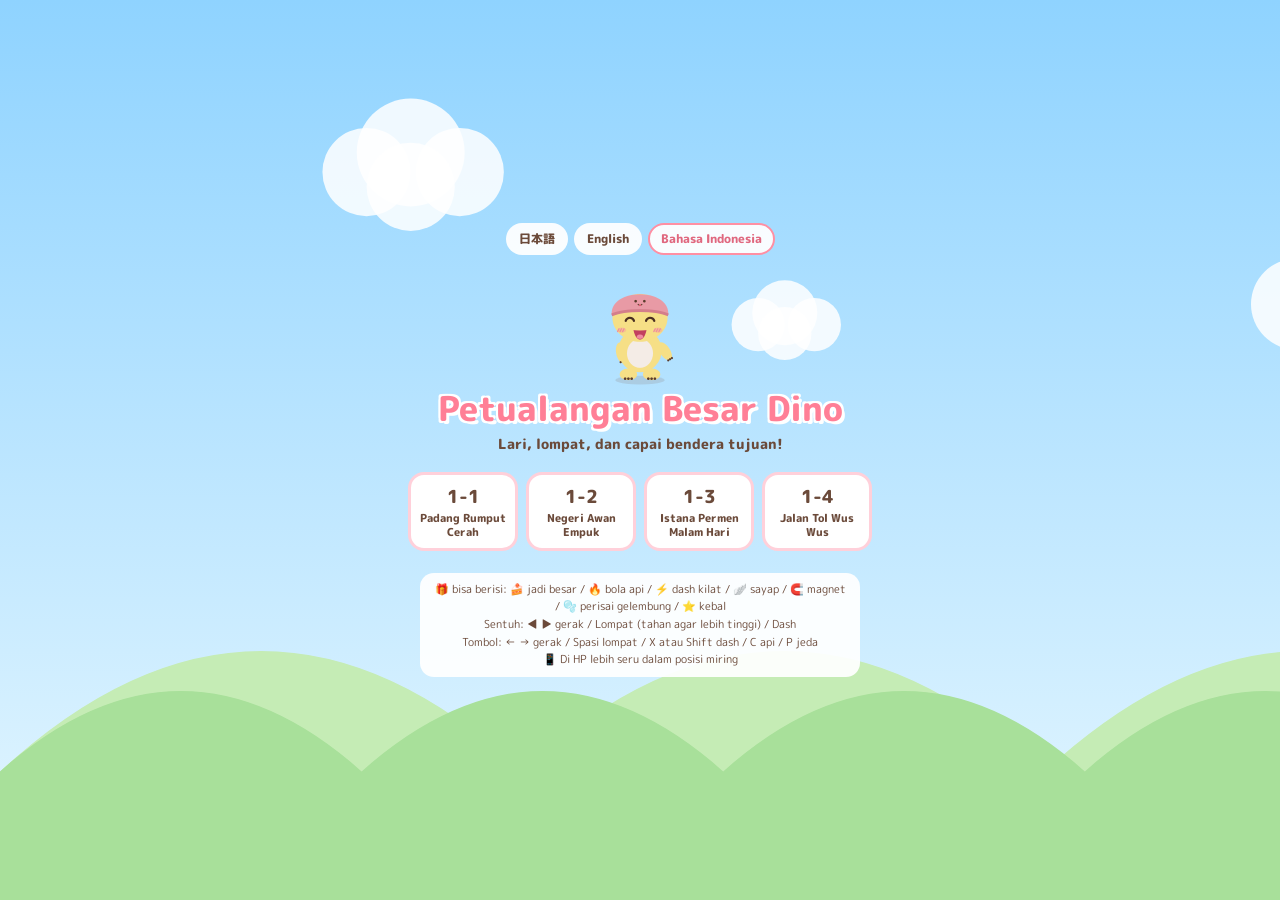
<file: dino/index.html>
<!DOCTYPE html>
<html lang="id">
<head>
<meta charset="UTF-8">
<meta name="viewport" content="width=device-width, initial-scale=1, maximum-scale=1, user-scalable=no, viewport-fit=cover">
<title>Petualangan Besar Dino</title>
<link rel="preconnect" href="https://fonts.googleapis.com">
<link href="https://fonts.googleapis.com/css2?family=M+PLUS+Rounded+1c:wght@500;800&display=swap" rel="stylesheet">
<style>
  :root {
    --ink: #6b4a3a;
    --accent: #ff8fa3;
    --accent-dark: #e0687f;
    --card: rgba(255, 255, 255, 0.93);
  }
  * { box-sizing: border-box; -webkit-tap-highlight-color: transparent; }
  html, body {
    margin: 0; height: 100%; overflow: hidden; background: #9fd8ff; color: var(--ink);
    font-family: "M PLUS Rounded 1c", "Hiragino Maru Gothic ProN", sans-serif;
    touch-action: none; user-select: none; -webkit-user-select: none;
  }
  canvas#game { position: fixed; inset: 0; width: 100%; height: 100%; display: block; }
  .hidden { display: none !important; }
  button { font-family: inherit; color: var(--ink); cursor: pointer; }

  #hud { position: fixed; left: 0; right: 0; top: 0; display: flex; justify-content: space-between; align-items: flex-start;
         padding: max(8px, env(safe-area-inset-top)) max(10px, env(safe-area-inset-right)) 0 max(10px, env(safe-area-inset-left));
         pointer-events: none; font-weight: 800; }
  .chip { background: rgba(255,255,255,.85); border-radius: 999px; padding: 4px 12px; font-size: 14px; display: inline-flex;
          align-items: center; gap: 6px; margin-right: 6px; white-space: nowrap; }
  #hudL, #hudR { display: flex; flex-wrap: wrap; gap: 6px 0; align-items: center; }
  #pauseBtn { pointer-events: auto; width: 36px; height: 36px; border-radius: 50%; border: none; background: rgba(255,255,255,.85);
              font-size: 14px; font-weight: 800; }

  #pad { position: fixed; left: 0; right: 0; bottom: 0; height: 150px; pointer-events: none;
         padding: 0 max(14px, env(safe-area-inset-right)) max(14px, env(safe-area-inset-bottom)) max(14px, env(safe-area-inset-left));
         display: flex; justify-content: space-between; align-items: flex-end; }
  #pad > * { pointer-events: auto; }
  #dpad { width: 160px; height: 84px; border-radius: 42px; background: rgba(255,255,255,.55); position: relative; touch-action: none;
          display: flex; align-items: center; justify-content: space-between; padding: 0 22px; font-size: 26px; font-weight: 800; color: rgba(107,74,58,.75); }
  #dpad.l .al, #dpad.r .ar { color: var(--accent-dark); transform: scale(1.2); }
  #acts { display: flex; gap: 12px; align-items: flex-end; }
  .pbtn { border: none; border-radius: 50%; font-weight: 800; color: #fff; touch-action: none; }
  #fireBtn { width: 66px; height: 66px; background: rgba(255,112,67,.9); font-size: 13px; box-shadow: 0 4px 0 rgba(200,70,30,.9); margin-bottom: 30px; }
  #dashBtn.bolt { background: rgba(255,210,63,.95); color: #6b4a3a; box-shadow: 0 4px 0 rgba(214,160,0,.95); }
  #dashBtn { width: 66px; height: 66px; background: rgba(249,178,58,.85); font-size: 13px; box-shadow: 0 4px 0 rgba(217,140,18,.85); margin-bottom: 30px; }
  #jumpBtn { width: 86px; height: 86px; background: rgba(255,143,163,.9); font-size: 15px; box-shadow: 0 4px 0 rgba(224,104,127,.9); }
  .pbtn.down { transform: translateY(3px); box-shadow: none !important; filter: brightness(1.05); }

  .screen { position: fixed; inset: 0; display: flex; flex-direction: column; align-items: center; justify-content: flex-start;
            text-align: center; padding: 16px; overflow: auto; }
  .screen > :first-child { margin-top: auto; }
  .screen > :last-child { margin-bottom: auto; }
  @media (max-height: 520px) {
    #heroCv { width: 76px; height: 76px; }
    h1 { font-size: 26px; }
    .sub { margin-bottom: 6px; }
    .help { margin-top: 6px; }
  }
  .dim { background: rgba(60, 40, 70, .35); }
  .card { background: var(--card); border-radius: 22px; padding: 18px 22px; max-width: 420px; width: 100%; }
  h1 { margin: 0 0 6px; font-size: 34px; font-weight: 800; color: #ff7f96; line-height: 1.15;
       text-shadow: 3px 3px 0 #fff, -2px -2px 0 #fff, 2px -2px 0 #fff, -2px 2px 0 #fff; }
  .sub { margin: 0 0 12px; font-size: 14px; font-weight: 800; }
  .langs { display: flex; gap: 6px; margin-bottom: 14px; flex-wrap: wrap; justify-content: center; }
  .langs button { font-size: 12px; font-weight: 800; background: var(--card); border: 2px solid transparent; border-radius: 999px; padding: 5px 11px; }
  .langs button.on { border-color: var(--accent); color: var(--accent-dark); }
  .big { font-size: 22px; font-weight: 800; color: #fff; background: var(--accent); border: none; border-radius: 999px;
         padding: 12px 40px; box-shadow: 0 5px 0 var(--accent-dark); margin-top: 8px; }
  .big:active { transform: translateY(4px); box-shadow: 0 1px 0 var(--accent-dark); }
  .big.small { font-size: 15px; padding: 8px 22px; }
  .big.gray { background: #b9a08f; box-shadow: 0 5px 0 #8f7767; }
  .courses { display: flex; gap: 8px; justify-content: center; margin: 6px 0 4px; flex-wrap: wrap; }
  .course { background: #fff; border: 3px solid #ffd0da; border-radius: 16px; width: 110px; padding: 8px 4px; font-weight: 800; font-size: 18px; }
  .course small { display: block; font-size: 11px; line-height: 1.25; min-height: 2.5em; margin-top: 2px; }
  .course.done { border-color: var(--accent); }
  .course:disabled { opacity: .45; }
  .help { font-size: 11px; line-height: 1.6; margin-top: 12px; background: var(--card); border-radius: 14px; padding: 8px 12px; max-width: 440px; }
  .ttl { font-size: 26px; font-weight: 800; color: #ff7f96; }
  .num { font-size: 15px; font-weight: 800; }
  #heroCv { width: 120px; height: 120px; }
  .toast { position: fixed; left: 50%; top: 56px; transform: translateX(-50%); background: rgba(107,74,58,.88); color: #fff;
           padding: 6px 14px; border-radius: 999px; font-size: 13px; font-weight: 800; white-space: nowrap; pointer-events: none; }
</style>
</head>
<body>
<canvas id="game"></canvas>

<div id="hud" class="hidden">
  <div id="hudL">
    <span class="chip" id="hudLives"></span>
    <span class="chip" id="hudBerry"></span>
    <span class="chip" id="hudCourse"></span>
    <span class="chip hidden" id="hudPower"></span>
  </div>
  <div id="hudR">
    <span class="chip" id="hudScore"></span>
    <button id="pauseBtn" aria-label="pause">II</button>
  </div>
</div>

<div id="pad" class="hidden">
  <div id="dpad"><span class="al">◀</span><span class="ar">▶</span></div>
  <div id="acts">
    <button class="pbtn hidden" id="fireBtn" data-i18n="fire"></button>
    <button class="pbtn" id="dashBtn" data-i18n="dash"></button>
    <button class="pbtn" id="jumpBtn" data-i18n="jump"></button>
  </div>
</div>
<div id="toast" class="toast hidden"></div>

<div id="title" class="screen">
  <div class="langs" id="langs">
    <button data-lang="ja">日本語</button>
    <button data-lang="en">English</button>
    <button data-lang="id">Bahasa Indonesia</button>
  </div>
  <canvas id="heroCv" width="240" height="240"></canvas>
  <h1 data-i18n="title"></h1>
  <p class="sub" data-i18n="subtitle"></p>
  <div class="courses" id="courses"></div>
  <div class="num" id="bestLine" style="margin-top:6px;"></div>
  <div class="help"><span data-i18n="items"></span><br><span data-i18n="controlsTouch"></span><br><span data-i18n="keys"></span><br><span data-i18n="tip"></span></div>
</div>

<div id="intro" class="screen dim hidden">
  <div class="card">
    <div class="num" id="introNum"></div>
    <div class="ttl" id="introName"></div>
    <div class="num" id="introLives" style="margin-top:6px;"></div>
    <div class="num hidden" id="introHint" style="margin-top:8px;color:#e0687f;"></div>
  </div>
</div>

<div id="pause" class="screen dim hidden">
  <div class="card">
    <div class="ttl" data-i18n="paused"></div>
    <button class="big" id="resumeBtn" data-i18n="resume"></button><br>
    <button class="big small gray" id="pauseTitleBtn" data-i18n="toTitle"></button>
  </div>
</div>

<div id="clear" class="screen dim hidden">
  <div class="card">
    <div class="ttl" id="clearTitle"></div>
    <div class="num" id="clearScore" style="margin:8px 0;"></div>
    <button class="big" id="nextBtn" data-i18n="next"></button><br>
    <button class="big small gray" id="clearTitleBtn" data-i18n="toTitle"></button>
  </div>
</div>

<div id="over" class="screen dim hidden">
  <div class="card">
    <div class="ttl" data-i18n="gameover"></div>
    <div class="num" id="overScore" style="margin:8px 0;"></div>
    <button class="big" id="retryBtn" data-i18n="retry"></button><br>
    <button class="big small gray" id="overTitleBtn" data-i18n="toTitle"></button>
  </div>
</div>

<script>
(() => {
  'use strict';

  const COL = {
    body: '#f6df86', bodyDark: '#e8c95e', belly: '#f4ece6',
    eyeIris: '#3f9a63', claw: '#5a3b2b', blush: '#f08aa0',
    pinkHat: '#e89aa5', pinkHatDark: '#d47e8b',
    mokoFur: '#f7e8a4', mokoHood: '#fbe36d',
    mane: '#f59a2a', maneDark: '#e07d14',
  };

  function ellipse(c, x, y, rx, ry, fill, rot = 0) {
    c.beginPath(); c.ellipse(x, y, rx, ry, rot, 0, Math.PI * 2);
    c.fillStyle = fill; c.fill();
  }

  // mood: 'normal' | 'happy' | 'ouch' | 'fever'
  function drawChar(c, type, x, y, s, t, mood = 'normal', armWave = 0) {
    c.save();
    c.translate(x, y);
    c.scale(s, s);
    const bob = Math.sin(t * 6) * 1.5;
    const furry = type === 'moko';
    const bodyCol = furry ? COL.mokoFur : COL.body;

    // 影
    ellipse(c, 0, 66, 34, 6, 'rgba(120,80,60,0.15)');

    // 足
    for (const sx of [-16, 16]) {
      ellipse(c, sx, 58, 12, 8, bodyCol);
      c.fillStyle = COL.claw;
      for (let i = -1; i <= 1; i++) { c.beginPath(); c.arc(sx + i * 4.5, 64, 1.8, 0, Math.PI * 2); c.fill(); }
    }

    c.translate(0, bob);

    // ライオンのたてがみ（後ろ）
    if (type === 'lion') {
      for (let i = 0; i < 11; i++) {
        const a = Math.PI + (i / 10) * Math.PI * 1.15 - 0.08;
        const r = 38;
        ellipse(c, Math.cos(a) * r, -22 + Math.sin(a) * r * 0.95, 16, 11, i % 2 ? COL.mane : COL.maneDark, a);
      }
      for (const sx of [-1, 1]) ellipse(c, sx * 38, -10, 12, 16, COL.maneDark, sx * 0.3);
    }

    // 腕
    const wave = Math.sin(t * 10) * 0.4 * armWave;
    for (const sx of [-1, 1]) {
      c.save();
      c.translate(sx * 28, 16);
      c.rotate(sx * (0.7 + (sx > 0 ? wave : -wave)) - (mood === 'happy' || mood === 'fever' ? sx * 0.9 : 0));
      ellipse(c, 0, 12, 7, 14, bodyCol);
      c.fillStyle = COL.claw;
      for (let i = -1; i <= 1; i++) { c.beginPath(); c.arc(i * 3, 25, 1.5, 0, Math.PI * 2); c.fill(); }
      c.restore();
    }

    // 体
    if (furry) fluffyEllipse(c, 0, 25, 30, 30, bodyCol, 14, 3);
    else ellipse(c, 0, 25, 30, 30, bodyCol);
    ellipse(c, 0, 29, 18, 20, COL.belly);
    if (furry) for (let i = 0; i < 14; i++) {
      const a = i * 2.4, r = (i % 5) * 3.5;
      ellipse(c, Math.cos(a) * r, 29 + Math.sin(a) * r * 1.1, 2.2, 2.2, '#fffaf5');
    }

    // ライオンのえり
    if (type === 'lion') {
      for (let i = 0; i < 6; i++) {
        const xx = -22 + i * 8.8;
        ellipse(c, xx, 4 + Math.abs(i - 2.5) * 1.2, 7, 7, i % 2 ? COL.mane : COL.maneDark);
      }
    }

    // 頭
    if (furry) fluffyEllipse(c, 0, -20, 38, 33, bodyCol, 22, 3.5);
    else ellipse(c, 0, -20, 38, 33, bodyCol);
    // 頭のハイライト
    ellipse(c, -14, -38, 10, 5, 'rgba(255,255,255,0.35)', -0.3);

    // ぼうし / フード
    if (type === 'pink') {
      c.beginPath();
      c.moveTo(-39, -24);
      c.bezierCurveTo(-42, -62, 42, -62, 39, -24);
      c.bezierCurveTo(20, -32, -20, -32, -39, -24);
      c.fillStyle = COL.pinkHat; c.fill();
      c.beginPath();
      c.moveTo(-39, -24); c.bezierCurveTo(-20, -32, 20, -32, 39, -24);
      c.lineWidth = 4; c.strokeStyle = COL.pinkHatDark; c.stroke();
      // ぼうしの小さなかお
      c.fillStyle = '#5a3b2b';
      c.beginPath(); c.arc(-6, -43, 1.8, 0, Math.PI * 2); c.arc(6, -43, 1.8, 0, Math.PI * 2); c.fill();
      c.beginPath(); c.moveTo(-3, -39); c.quadraticCurveTo(0, -35, 3, -39); c.lineWidth = 1.4; c.strokeStyle = '#5a3b2b'; c.stroke();
      ellipse(c, 0, -37.5, 1.6, 1.4, '#e05a70');
    } else if (type === 'moko') {
      for (let i = 0; i < 9; i++) {
        const a = Math.PI + (i / 8) * Math.PI;
        ellipse(c, Math.cos(a) * 34, -26 + Math.sin(a) * 28, 9, 8, COL.mokoHood);
      }
      // ちいさなおともだち（ねずみ風）
      ellipse(c, 0, -60, 12, 8, '#fbe9a0');
      ellipse(c, -9, -64, 5, 4, '#f3d77a', -0.5);
      ellipse(c, 9, -64, 5, 4, '#f3d77a', 0.5);
      c.fillStyle = '#5a3b2b';
      c.beginPath(); c.arc(-3.5, -60, 1.1, 0, Math.PI * 2); c.arc(3.5, -60, 1.1, 0, Math.PI * 2); c.fill();
    }

    // 目
    const eyeY = -16;
    if (mood === 'ouch') {
      c.strokeStyle = '#4a2f22'; c.lineWidth = 3; c.lineCap = 'round';
      for (const sx of [-1, 1]) {
        c.beginPath();
        const k = -sx, ex = sx * 14;
        c.moveTo(ex - 5 * k, eyeY - 5); c.lineTo(ex + 5 * k, eyeY); c.lineTo(ex - 5 * k, eyeY + 5);
        c.stroke();
      }
    } else if (mood === 'happy') {
      c.strokeStyle = '#4a2f22'; c.lineWidth = 3; c.lineCap = 'round';
      for (const sx of [-1, 1]) {
        c.beginPath(); c.arc(sx * 14, eyeY + 2, 6, Math.PI * 1.1, Math.PI * 1.9); c.stroke();
      }
    } else {
      for (const sx of [-1, 1]) {
        ellipse(c, sx * 14, eyeY, 8, 9.5, '#fff');
        ellipse(c, sx * 14 + 1, eyeY + 0.5, 6.5, 7.5, COL.eyeIris);
        ellipse(c, sx * 14 + 1, eyeY + 1, 4, 5, '#1c1410');
        ellipse(c, sx * 14 + 3, eyeY - 3, 2.2, 2.6, '#fff');
        if (mood === 'fever') {
          c.fillStyle = '#fff6a0';
          star(c, sx * 14 - 1, eyeY + 3, 2.2, 1);
        }
      }
    }

    // ほっぺ
    c.strokeStyle = COL.blush; c.lineWidth = 1.6;
    for (const sx of [-1, 1]) {
      ellipse(c, sx * 25, -3, 6, 3.5, 'rgba(245,140,160,0.35)');
      for (let i = 0; i < 3; i++) {
        c.beginPath(); c.moveTo(sx * 25 - 4 + i * 3.5, -5); c.lineTo(sx * 25 - 6 + i * 3.5, -1); c.stroke();
      }
    }

    // 口
    c.lineCap = 'round';
    if (mood === 'ouch' || (type === 'lion' && mood === 'normal')) {
      ellipse(c, 0, 0, 4.5, 5.5, '#8a1f35');
    } else if (type === 'pink' || mood === 'happy' || mood === 'fever') {
      c.beginPath();
      c.moveTo(-9, -3); c.quadraticCurveTo(0, -2, 9, -3);
      c.quadraticCurveTo(6, 10, 0, 10); c.quadraticCurveTo(-6, 10, -9, -3);
      c.fillStyle = '#c2405f'; c.fill();
      ellipse(c, 0, 6, 4.5, 3, '#f08aa0');
    } else {
      c.beginPath(); c.moveTo(-6, -2); c.quadraticCurveTo(0, 4, 6, -2);
      c.strokeStyle = '#d4566f'; c.lineWidth = 2.2; c.stroke();
    }

    c.restore();
  }

  function fluffyEllipse(c, x, y, rx, ry, fill, n, bump) {
    ellipse(c, x, y, rx, ry, fill);
    for (let i = 0; i < n; i++) {
      const a = (i / n) * Math.PI * 2;
      ellipse(c, x + Math.cos(a) * rx, y + Math.sin(a) * ry, bump, bump, fill);
    }
  }

  function star(c, x, y, r, inner = 0.45) {
    c.beginPath();
    for (let i = 0; i < 10; i++) {
      const rr = i % 2 ? r * inner : r;
      const a = -Math.PI / 2 + i * Math.PI / 5;
      c.lineTo(x + Math.cos(a) * rr, y + Math.sin(a) * rr);
    }
    c.closePath(); c.fill();
  }


  // ---------- ことば ----------
  const I18N = {
    ja: {
      title: 'Dino の だいぼうけん', subtitle: 'はしって とんで、ゴールの はたを めざそう！',
      controlsTouch: 'タッチ：◀ ▶ いどう ／ ジャンプ（長押しで 高く）／ ダッシュ',
      keys: 'キー：← → いどう ／ スペース ジャンプ ／ X か Shift ダッシュ ／ C ほのお ／ P ポーズ',
      items: '🎁 から でるもの：🍰 大きくなる ／ 🔥 ほのお ／ ⚡ いなずまダッシュ ／ 🪽 はね ／ 🧲 マグネット ／ 🫧 バリア ／ ⭐ むてき',
      gotWing: '🪽 はね！ ジャンプ長押しで ふわっと、空中で もう1回 ジャンプ！', gotMagnet: '🧲 マグネット！ いちごが すいよせられるよ', gotBubble: '🫧 バリア！ 1回だけ ダメージを ふせぐよ',
      fire: 'ほのお', gotFire: '🔥 ほのおボタン（C キー）で ほのおを とばそう！',
      gotBolt: '⚡ ダッシュボタンを おすと いなずまダッシュ！ 空中でも できるよ',
      bossIntro: 'ボスの Himawari が あらわれた！ 上から 3回 ふもう！',
      bossIntro3: 'ボスの ちびDino が あらわれた！ つかれて すわったら チャンス！ 3回 ふもう！', miniName: 'ちびDino',
      bossIntro2: 'ボスの Onigiri が あらわれた！ ドスンと おりてきた ときが チャンス！ 3回 ふもう！', bossDown: 'まいった〜！', boss: 'ボス', duoKO: 'ダブル ふみつけ！', duoAngry: 'おこったぞ〜！', bossIntro4: 'Himawari と Onigiri が あらわれた！ → を おしたまま 3回 ふんじゃおう！', duoName: 'Himawari & Onigiri', duoOuch: 'あいたた〜！',
      tip: '📱 スマホは よこむきが おすすめ', jump: 'ジャンプ', dash: 'ダッシュ',
      courses: ['ぽかぽか そうげん', 'ふわふわ くものうえ', 'よぞらの おかしの おしろ', 'びゅんびゅん ハイウェイ'],
      autoHint: '→ を おしっぱなしに するだけで クリアできるよ！',
      lives: n => `のこり ${n}`, clear: 'コース クリア！', next: 'つぎへ', gameover: 'ゲームオーバー',
      retry: 'もういちど', toTitle: 'タイトルへ', paused: 'ポーズ', resume: 'つづける',
      ending: 'ぜんぶ クリア！ おめでとう！', score: 'スコア', best: 'ハイスコア', checkpoint: 'チェックポイント！',
    },
    en: {
      title: "Dino's Big Adventure", subtitle: 'Run, jump, and reach the goal flag!',
      controlsTouch: 'Touch: ◀ ▶ move / Jump (hold to go higher) / Dash',
      keys: 'Keys: ← → move / Space jump / X or Shift dash / C fire / P pause',
      items: '🎁 can hold: 🍰 grow big / 🔥 fireballs / ⚡ lightning dash / 🪽 wings / 🧲 magnet / 🫧 bubble shield / ⭐ invincible',
      gotWing: '🪽 Wings! Hold jump to glide, and jump once more in the air!', gotMagnet: '🧲 Magnet! Strawberries fly to you', gotBubble: '🫧 Bubble shield! Blocks one hit',
      fire: 'Fire', gotFire: '🔥 Press Fire (C key) to throw fireballs!',
      gotBolt: '⚡ Tap Dash for a lightning dash — works in the air too!',
      bossIntro: 'Boss Himawari appears! Stomp on Himawari 3 times!',
      bossIntro3: 'Boss Mini Dino appears! When Mini Dino sits down tired, stomp — 3 times!', miniName: 'Mini Dino',
      bossIntro2: 'Boss Onigiri appears! Stomp when Onigiri lands with a thud — 3 times!', bossDown: 'You got me~!', boss: 'Boss', duoKO: 'Double stomp!', duoAngry: "We're mad now~!", bossIntro4: 'Himawari & Onigiri appear! Keep holding → and stomp 3 times!', duoName: 'Himawari & Onigiri', duoOuch: 'Ouchie~!',
      tip: '📱 Landscape works best on phones', jump: 'Jump', dash: 'Dash',
      courses: ['Sunny Meadow', 'Fluffy Cloud Land', 'Candy Castle at Night', 'Zoom Zoom Highway'],
      autoHint: 'Just hold → and you will reach the goal!',
      lives: n => `Lives ${n}`, clear: 'Course clear!', next: 'Next', gameover: 'Game over',
      retry: 'Try again', toTitle: 'Title', paused: 'Paused', resume: 'Resume',
      ending: 'All courses cleared! Congratulations!', score: 'Score', best: 'Best', checkpoint: 'Checkpoint!',
    },
    id: {
      title: 'Petualangan Besar Dino', subtitle: 'Lari, lompat, dan capai bendera tujuan!',
      controlsTouch: 'Sentuh: ◀ ▶ gerak / Lompat (tahan agar lebih tinggi) / Dash',
      keys: 'Tombol: ← → gerak / Spasi lompat / X atau Shift dash / C api / P jeda',
      items: '🎁 bisa berisi: 🍰 jadi besar / 🔥 bola api / ⚡ dash kilat / 🪽 sayap / 🧲 magnet / 🫧 perisai gelembung / ⭐ kebal',
      gotWing: '🪽 Sayap! Tahan lompat untuk melayang, dan lompat sekali lagi di udara!', gotMagnet: '🧲 Magnet! Stroberi tertarik ke arahmu', gotBubble: '🫧 Perisai gelembung! Menahan satu serangan',
      fire: 'Api', gotFire: '🔥 Tekan Api (tombol C) untuk melempar bola api!',
      gotBolt: '⚡ Tekan Dash untuk dash kilat — bisa juga di udara!',
      bossIntro: 'Bos Himawari muncul! Injak dari atas 3 kali!',
      bossIntro3: 'Bos Dino Kecil muncul! Saat Dino Kecil duduk kelelahan, injak — 3 kali!', miniName: 'Dino Kecil',
      bossIntro2: 'Bos Onigiri muncul! Injak saat Onigiri jatuh ke tanah — 3 kali!', bossDown: 'Aku menyerah~!', boss: 'Bos', duoKO: 'Injak ganda!', duoAngry: 'Kami marah~!', bossIntro4: 'Himawari & Onigiri muncul! Terus tahan → dan injak 3 kali!', duoName: 'Himawari & Onigiri', duoOuch: 'Aduh~!',
      tip: '📱 Di HP lebih seru dalam posisi miring', jump: 'Lompat', dash: 'Dash',
      courses: ['Padang Rumput Cerah', 'Negeri Awan Empuk', 'Istana Permen Malam Hari', 'Jalan Tol Wus Wus'],
      autoHint: 'Cukup tahan → saja, pasti sampai tujuan!',
      lives: n => `Nyawa ${n}`, clear: 'Lintasan selesai!', next: 'Lanjut', gameover: 'Permainan berakhir',
      retry: 'Coba lagi', toTitle: 'Ke judul', paused: 'Jeda', resume: 'Lanjut',
      ending: 'Semua lintasan selesai! Selamat!', score: 'Skor', best: 'Skor terbaik', checkpoint: 'Titik cek!',
    },
  };
  const store = {
    get(k) { try { return localStorage.getItem(k); } catch (e) { return null; } },
    set(k, v) { try { localStorage.setItem(k, v); } catch (e) {} }
  };
  let lang = store.get('fuwamoko-lang');
  if (!I18N[lang]) lang = 'id';   // はじめて開いたときはインドネシア語
  const T = () => I18N[lang];

  // ---------- コース ----------
  const TS = 32, ROWS = 14, GROUND = 12;
  // タイル: # 地面  = かたいブロック  b レンガ  ? いちご箱  P ケーキ箱  S スター箱  F ほのお箱  T いなずま箱  u からっぽ  - くも（下から通れる）  ^ トゲ
  const SOLID = new Set(['#', '=', 'b', '?', 'P', 'S', 'F', 'T', 'W', 'M', 'O', 'u', 'J', 'K', '>']);
  const BOXES = '?PSFTWMO';   // プレゼント箱

  // top：画面の上に たす 空の 行の かず（1-4 だけ。y は マイナスで 空の上）
  function makeBuilder(len, top = 0) {
    const grid0 = Array.from({ length: ROWS + top }, () => Array(len).fill('.'));
    const grid = new Proxy(grid0, { get: (g, k) => (typeof k === 'string' && /^-?\d+$/.test(k)) ? g[+k + top] : g[k] });
    const ents = [];
    const B = {
      grid: grid0, top, ents, len,
      ground(a, b, top = GROUND) { for (let x = a; x <= b; x++) for (let y = top; y < ROWS; y++) grid[y][x] = '#'; },
      fill(a, b, y0, y1, c = '#') { for (let x = a; x <= b; x++) for (let y = y0; y <= y1; y++) grid[y][x] = c; },
      set(x, y, c) { grid[y][x] = c; },
      row(x, y, s) { for (let i = 0; i < s.length; i++) if (s[i] !== ' ') grid[y][x + i] = s[i]; },
      tower(x, h, w = 2) { for (let i = 0; i < w; i++) for (let y = GROUND - h; y < GROUND; y++) grid[y][x + i] = '='; },
      stairs(x, n, dir = 1, extraTop = 0) {
        for (let i = 0; i < n + extraTop; i++) {
          const h = dir > 0 ? Math.min(n, i + 1) : n - i;
          for (let y = GROUND - h; y < GROUND; y++) grid[y][x + i] = '=';
        }
      },
      berries(x, y, n) { for (let i = 0; i < n; i++) ents.push({ k: 'berry', x: x + i, y }); },
      enemy(type, x, y = GROUND - 1) { ents.push({ k: type, x, y }); },
      plat(x, y, w, axis, a, b, speed) { ents.push({ k: 'plat', x, y, w, axis, a, b, speed }); },
      check(x) { ents.push({ k: 'check', x }); },
      spring(x) { grid[GROUND][x] = 'J'; },
      star(x, y) { ents.push({ k: 'staritem', x, y }); },
      duo(x) { ents.push({ k: 'duo', x }); },
      shell(x) { ents.push({ k: 'snail', x, y: GROUND - 1, shell: true }); },
      item(type, x, y) { ents.push({ k: 'placed', type, x, y }); },
      // バネや ふみつけの とびかた（はかったもの）に そって いちごを ならべる
      arc(x0, h0, pts) { for (const [dx, hh] of pts) ents.push({ k: 'berryAt', px: (x0 + dx) * TS, py: (GROUND - h0 - hh - 0.45) * TS }); },
      hole(a, b) { for (let x = a; x <= b; x++) for (let y = -top; y < ROWS; y++) grid[y][x] = '.'; },
      pole(x) { ents.push({ k: 'pole', x }); },
      boss(x, arena, kind = 'himawari') { ents.push({ k: 'boss', x, arena, kind }); },
    };
    return B;
  }

  const COURSES = [
    // 1: ぽかぽか そうげん
    () => {
      const B = makeBuilder(214);
      B.ground(0, 68); B.ground(71, 88); B.ground(92, 150); B.ground(153, 213);
      B.set(16, 8, '?');
      B.row(20, 8, 'bPb?b'); B.set(22, 4, 'F');
      B.enemy('chili', 24);
      B.tower(28, 2); B.tower(38, 3); B.tower(47, 3); B.tower(57, 2);
      B.enemy('snail', 42); B.enemy('chili', 51); B.enemy('chili', 53);   // カタツムリの カラを けってみよう
      B.berries(33, 7, 3);
      B.berries(61, 9, 4);
      B.row(77, 8, 'b?b'); B.row(80, 6, 'bbbbbbbb'); B.berries(81, 5, 5);
      B.enemy('chili', 82); B.enemy('chili', 84); B.enemy('jelly', 74); B.enemy('jelly', 87);
      B.row(94, 8, 'bOb');
      B.row(100, 8, 'bSb');
      B.enemy('chili', 97); B.enemy('chili', 99);
      B.check(106);
      B.set(110, 8, '?'); B.set(113, 8, '?'); B.set(116, 8, '?'); B.set(113, 4, 'P');
      B.enemy('chili', 114); B.enemy('chili', 116); B.enemy('hog', 121); B.enemy('chili', 124);
      B.row(127, 8, 'bT?b'); B.berries(127, 5, 4);
      B.stairs(134, 4, 1); B.stairs(140, 4, -1);
      B.stairs(147, 4, 1); B.stairs(153, 4, -1);
      B.berries(151, 6, 2); B.enemy('squirrel', 137, GROUND - 5);
      B.enemy('snail', 159); B.enemy('chili', 163); B.enemy('chili', 165); B.enemy('chili', 167);
      B.row(167, 8, 'bb?b');
      B.enemy('chili', 175); B.enemy('chili', 177);
      B.check(180);
      B.stairs(184, 8, 1, 1);
      // ボスべや（194〜213）：Himawari を 3回 ふんだら クリア
      B.boss(207, 194);
      return { ...B, theme: 0, house: null, start: 3 };
    },
    // 2: ふわふわ くものうえ
    () => {
      const B = makeBuilder(198);
      B.ground(0, 14); B.row(16, 10, '--');
      B.ground(19, 30); B.enemy('bee', 25, 8); B.berries(21, 9, 3); B.set(27, 8, '?');
      B.plat(31, GROUND, 3, 'x', 31, 37, 55);
      B.berries(32, 8, 4);
      B.ground(40, 51); B.enemy('chili', 45); B.enemy('chili', 47); B.row(43, 8, 'WP?');
      B.row(53, 10, '---'); B.row(57, 8, '---'); B.row(61, 6, '---');
      B.berries(61, 5, 3);
      B.ground(66, 85); B.enemy('bee', 71, 8); B.enemy('bee', 78, 7); B.enemy('squirrel', 75); B.check(82);
      B.plat(86, GROUND, 3, 'x', 86, 93, 60);
      B.ground(96, 110); B.row(100, 8, 'FS?'); B.enemy('jelly', 98); B.enemy('chili', 104); B.enemy('chili', 106); B.enemy('hog', 108);
      B.row(112, 9, '--------'); B.enemy('bee', 115, 6); B.enemy('bee', 119, 6); B.berries(113, 8, 6);
      B.ground(121, 135); B.tower(126, 2); B.enemy('squirrel', 126, GROUND - 3); B.enemy('chili', 130); B.enemy('chili', 133);
      B.plat(136, GROUND, 3, 'x', 136, 141, 65);
      B.plat(146, 7, 2, 'y', 3, 9, 40); B.berries(146, 3, 2);
      B.ground(144, 197); B.row(152, 8, 'bMbTb'); B.enemy('chili', 155); B.enemy('hog', 160); B.enemy('chili', 165);
      B.check(166);
      B.stairs(170, 6, 1, 1);
      // ボスべや（178〜197）：Onigiri
      B.boss(190, 178, 'onigiri');
      return { ...B, theme: 1, house: null, start: 3 };
    },
    // 3: よぞらの おかしの おしろ
    () => {
      const B = makeBuilder(198);
      B.ground(0, 20); B.row(10, 8, '?b?'); B.enemy('hog', 15);
      B.ground(21, 45); B.row(23, GROUND - 1, '^^^'); B.berries(23, 8, 3); B.enemy('jelly', 27);
      B.tower(30, 2); B.enemy('hog', 34); B.tower(38, 2); B.enemy('chili', 42);
      B.ground(48, 70); B.tower(59, 6, 4); B.plat(56, 11, 2, 'y', 5, GROUND, 45);
      B.berries(59, 4, 4); B.set(61, 2, 'F');
      B.enemy('chili', 66); B.enemy('chili', 68);
      B.ground(71, 100); B.check(72);
      B.enemy('hog', 78); B.enemy('snail', 80); B.enemy('hog', 84); B.enemy('chili', 88);
      B.row(86, 8, 'bbOSbbb');
      B.row(92, GROUND - 1, '^^^^'); B.row(93, 9, '=='); B.berries(93, 7, 2);
      B.plat(101, GROUND, 3, 'x', 101, 106, 60);
      B.ground(109, 197);
      B.enemy('hog', 115); B.enemy('chili', 118); B.enemy('chili', 120); B.enemy('bee', 125, 8);
      B.row(128, 8, 'bTbPb'); B.row(130, 4, 'M');
      B.row(136, GROUND - 1, '^^'); B.row(140, GROUND - 1, '^^'); B.berries(136, 8, 2); B.berries(140, 8, 2);
      B.tower(146, 3); B.enemy('squirrel', 146, GROUND - 4); B.enemy('hog', 150); B.enemy('jelly', 152); B.tower(154, 3); B.enemy('chili', 158); B.enemy('bee', 162, 7);
      B.check(165);
      B.stairs(170, 8, 1, 1);
      // ボスべや（181〜197）：ちびDino。とびのれる ブロックが 2つ
      B.row(185, 9, '==='); B.row(192, 9, '===');
      B.boss(189, 181, 'mini');
      return { ...B, theme: 2, house: null, start: 3 };
    },
    // 4: びゅんびゅん ハイウェイ（→ を おすだけで クリア）
    () => {
      const S = 69;                                    // ⑤ から うしろは 空の セクションの ぶん うしろへ
      const B = makeBuilder(300 + S, 16);              // 上に 16行 ぶんの 空
      const SPRING = [[1, 3.5], [2, 6], [3, 7.5], [4, 8.2], [5, 7.5], [6, 5]];        // バネの とびかた
      const STOMP = [[1, 2.4], [2, 3.9], [3, 3.8], [4, 2.2]];                        // ふみつけの とびかた
      B.ground(0, 299 + S);
      B.berries(6, GROUND - 1, 7);
      // ① バネで 穴を こえて、とうがらしを 4ひき れんぞく ふみつけ
      B.spring(15); B.hole(17, 20); B.arc(15.1, 0, SPRING);
      B.enemy('chili', 22); B.enemy('chili', 27); B.enemy('chili', 32); B.enemy('chili', 37);
      B.enemy('hog', 25); B.enemy('hog', 30); B.enemy('hog', 35);
      for (const x of [22.6, 27.5, 32.4]) B.arc(x, 0.7, STOMP);
      // ② カタツムリの カラで ボウリング
      B.shell(46);
      B.enemy('chili', 50); B.enemy('hog', 52); B.enemy('squirrel', 54); B.enemy('chili', 56); B.enemy('hog', 58);
      B.berries(44, GROUND - 1, 2);
      B.spring(60); B.hole(62, 65); B.arc(60.1, 0, SPRING);
      // ③ ハチの トンネル
      B.berries(68, GROUND - 1, 10);
      for (const x of [70, 73, 76]) B.enemy('bee', x, 8);
      // ④ マグネットで 空の いちごを あつめる
      B.item('magnet', 80, GROUND - 1);
      for (let x = 83; x <= 97; x += 2) { B.berries(x, 6, 1); B.berries(x + 1, 7, 1); }
      // ⑤ だんだんの がけを バネで のぼる → 金の スーパーバネで 空の 道へ → 空から いっきに おちる
      B.spring(100); B.arc(100.1, 0, SPRING.slice(0, 5));
      B.ground(103, 111, GROUND - 4);  B.set(109, GROUND - 4, 'J'); B.arc(109.1, 4, SPRING.slice(0, 5));
      B.ground(112, 120, GROUND - 8);  B.set(118, GROUND - 8, 'J'); B.arc(118.1, 8, SPRING.slice(0, 5));
      B.ground(121, 128, GROUND - 12); B.set(127, GROUND - 12, 'K');
      B.enemy('hog', 104, GROUND - 5); B.enemy('hog', 113, GROUND - 9); B.enemy('bee', 124, -4);
      B.row(130, -8, '-'.repeat(31));                  // 空の 道（くも）
      B.set(137, -8, 'J'); B.enemy('chili', 144, -9); B.enemy('chili', 149, -9); B.arc(137.1, 20, SPRING);
      for (const x of [144.6, 149.5]) B.arc(x, 20.7, STOMP);
      for (const x of [140, 143]) B.enemy('bee', x, -13);
      for (const x of [152, 156]) B.enemy('bee', x, -16);
      B.berries(155, -9, 5);
      B.arc(161.4, 0, [[0.7, 19.4], [1.7, 16.9], [2.7, 13.9], [3.7, 10.9], [4.7, 7.9], [5.7, 4.9]]);   // まっさかさまに おちる みち
      // ⑥ スターで てきの むれを つきぬける
      B.star(101 + S, GROUND - 1);
      const crowd = ['chili', 'hog', 'snail', 'squirrel', 'jelly'];
      for (let x = 105, k = 0; x <= 146; x += 3, k++) B.enemy(crowd[k % crowd.length], x + S);
      for (let x = 106; x <= 146; x += 3) B.berries(x + S, GROUND - 1, 2);
      B.check(150 + S);
      // ⑦ バネで たかい とうを とびこえる
      B.spring(156 + S); B.tower(158 + S, 4, 4); B.enemy('hog', 159 + S, GROUND - 5); B.arc(156.1 + S, 0, SPRING);
      // ⑧ スピード床から 大ジャンプ！
      for (let x = 166; x <= 169; x++) B.set(x + S, GROUND, '>');
      B.spring(171 + S); B.hole(173 + S, 180 + S);
      B.arc(171.1 + S, 0, [[2, 3.8], [3, 5.3], [4, 6.4], [5, 7.3], [6, 7.9], [7, 8.2], [8, 7.6], [9, 5.2]]);
      // ⑨ バネの れんぞく
      B.spring(186 + S); B.hole(188 + S, 192 + S); B.spring(193 + S); B.hole(195 + S, 199 + S); B.spring(201 + S); B.hole(203 + S, 207 + S);
      B.arc(186.1 + S, 0, SPRING); B.arc(193.7 + S, 0, SPRING); B.arc(201.3 + S, 0, SPRING);
      // ⑩ ボス：Himawari と Onigiri
      B.berries(210 + S, GROUND - 1, 3);
      B.spring(214 + S); B.arc(214.1 + S, 0, SPRING.slice(0, 5));
      B.duo(220 + S);
      B.spring(232 + S); B.arc(232.1 + S, 0, SPRING);
      B.berries(240 + S, GROUND - 1, 3);
      B.spring(247 + S); B.arc(247.1 + S, 0, SPRING.slice(0, 5));
      B.spring(263 + S); B.arc(263.1 + S, 0, SPRING.slice(0, 5));
      // ⑪ さいごは 塔の上の バネで はたの てっぺんへ
      B.berries(276 + S, GROUND - 1, 2);
      B.spring(279 + S); B.arc(279.1 + S, 0, SPRING.slice(0, 5));
      B.tower(284 + S, 3, 5); B.set(287 + S, GROUND - 3, 'J'); B.arc(287.1 + S, 3, SPRING.slice(0, 3));
      B.pole(291 + S);
      return { ...B, theme: 3, house: 295 + S, start: 3, auto: true, duoZones: { hit2: 244 + S, leap: 258 + S, hit3: 270 + S } };
    },
  ];

  const THEMES = [
    { sky: ['#8fd3ff', '#e6f7ff'], hill: '#a8e09a', hill2: '#c5ecb5', top: '#7ccf6a', dirt: '#d39a63', dirtDot: '#c0844f', block: '#e9c08f', clouds: true },
    { sky: ['#ffcfe0', '#fff1d6'], hill: '#f6c9dc', hill2: '#fbdde9', top: '#ffffff', dirt: '#f2f6ff', dirtDot: '#dbe5f7', block: '#d7e6f3', clouds: true, cloudGround: true },
    { sky: ['#241c58', '#5d3f9e'], hill: '#3b2f7a', hill2: '#4a3a8c', top: '#f7a8d8', dirt: '#b58ad9', dirtDot: '#9c72c4', block: '#c7a6ea', stars: true },
    { sky: ['#ffb37a', '#ffe7b0'], hill: '#f7a2b6', hill2: '#fac3cf', top: '#ffd23f', dirt: '#e9a978', dirtDot: '#d68e5c', block: '#ffcf8a', clouds: true },
  ];

  // ---------- ゲームの状態 ----------
  const G = 1700, MAX_FALL = 720, WALK = 140, RUN = 240;
  const SMALL = { w: 20, h: 28 }, BIG = { w: 22, h: 44 };
  const ENEMY = {
    chili: { w: 22, h: 22, speed: 40 },
    snail: { w: 24, h: 22, speed: 26 },     // ふむと カラに なって、けると すべる
    jelly: { w: 24, h: 20, speed: 0 },      // ぴょんぴょん はねる
    squirrel: { w: 24, h: 26, speed: 0 },   // どんぐりを なげる
    hog: { w: 26, h: 20, speed: 32 },
    bee: { w: 24, h: 20, speed: 0 },
  };

  let C = null, P = null;
  let boss = null, puffs = [], duo = null, acorns = [];   // duo: 1-4 の Himawari と Onigiri（2だんがさね）   // puffs: Onigiri の わたぐも
  let enemies = [], items = [], berries = [], plats = [], checks = [], pole = null;
  let particles = [], popups = [], bumps = {}, shots = [];
  let carry = null;   // つぎのコースへ もちこす パワー
  let state = 'title';          // title | intro | play | pause | dying | goal | clear | over
  let courseIdx = 0, lives = 3, berryCount = 0, score = 0, courseStartScore = 0;
  let checkpointCol = null;
  let camX = 0, camSY = 0, viewW = 400, viewH = 700, scale = 1, offY = 0, padSpace = 0;
  let stateT = 0, simT = 0;
  const input = { left: false, right: false, jump: false, jumpPressed: false, dash: false, dashPressed: false, firePressed: false };

  const progress = (() => {
    let p = null;
    try { p = JSON.parse(store.get('fuwamoko-dino') || 'null'); } catch (e) {}
    if (!p || !Array.isArray(p.cleared)) p = { cleared: [], best: 0 };
    return p;
  })();
  const saveProgress = () => store.set('fuwamoko-dino', JSON.stringify(progress));

  function loadCourse(i) {
    courseIdx = i;
    C = COURSES[i]();
    C.theme = THEMES[C.theme];
    enemies = []; items = []; berries = []; plats = []; checks = []; pole = null; boss = null; puffs = []; duo = null; acorns = [];
    particles = []; popups = []; bumps = {}; shots = [];
    for (const e of C.ents) {
      if (ENEMY[e.k]) {
        const d = ENEMY[e.k];
        const en = { type: e.k, w: d.w, h: d.h, x: e.x * TS + (TS - d.w) / 2, y: (e.y + 1) * TS - d.h, vx: -d.speed, vy: 0,
                     alive: true, dead: 0, flip: false, active: false, t: Math.random() * 6 };
        if (e.k === 'bee') { en.bx = en.x; en.by = e.y * TS; }
        if (C.auto) { en.vx = 0; en.still = true; }   // 1-4 の てきは その場で まつ
        if (e.shell) { en.shell = true; en.vx = 0; en.h = 16; en.y += 6; }
        enemies.push(en);
      } else if (e.k === 'berryAt') berries.push({ x: e.px, y: e.py, got: false });
      else if (e.k === 'duo') duo = { state: 'wait', t: 0, hp: 3, fight: false,
                                       him: { x: e.x * TS + TS / 2, y: GROUND * TS, w: 50, h: 58 },
                                       oni: { x: e.x * TS + TS / 2, y: GROUND * TS - 56, w: 48, h: 54 } };
      else if (e.k === 'placed') items.push({ type: e.type, x: e.x * TS + 4, y: e.y * TS + 5, w: 24, h: 22, vx: 0, vy: 0, emerge: 0, still: true });
      else if (e.k === 'staritem') items.push({ type: 'star', x: e.x * TS + 4, y: e.y * TS + 5, w: 24, h: 22, vx: 0, vy: 0, emerge: 0, still: true });
      else if (e.k === 'berry') berries.push({ x: e.x * TS + TS / 2, y: e.y * TS + TS / 2, got: false });
      else if (e.k === 'plat') {
        const p = { w: e.w * TS, h: 12, axis: e.axis, speed: e.speed, dir: 1 };
        if (e.axis === 'x') { p.x = e.a * TS; p.y = e.y * TS; p.min = e.a * TS; p.max = e.b * TS; }
        else { p.x = e.x * TS; p.y = e.b * TS; p.min = e.a * TS; p.max = e.b * TS; p.dir = -1; }
        p.prevX = p.x; p.prevY = p.y;
        plats.push(p);
      } else if (e.k === 'check') checks.push({ x: e.x * TS, col: e.x, reached: checkpointCol === e.x });
      else if (e.k === 'boss') {
        const oni = e.kind === 'onigiri', mini = e.kind === 'mini';
        const w = oni ? 48 : mini ? 22 : 50, hh = oni ? 54 : mini ? 30 : 58;
        boss = { kind: e.kind, name: oni ? 'Onigiri' : mini ? 'mini' : 'Himawari', x: e.x * TS, y: GROUND * TS - hh, w, h: hh, vx: 0, vy: 0, hp: 3,
                 state: 'wait', t: 0, face: -1, inv: 0, arenaL: e.arena * TS, fight: false, puffT: 1 };
        if (oni) { boss.hoverY = GROUND * TS - hh - 5 * TS; boss.y = boss.hoverY - 260; }
      }
      else if (e.k === 'pole') pole = { x: e.x * TS + TS / 2, top: (GROUND - 10) * TS, bottom: GROUND * TS, flagY: (GROUND - 10) * TS + 6 };
    }
    const col = checkpointCol !== null ? checkpointCol : C.start;
    P = { x: col * TS + 6, y: GROUND * TS - SMALL.h, w: SMALL.w, h: SMALL.h, vx: 0, vy: 0, big: false, face: 1,
          ground: false, coyote: 0, jumpBuf: 0, inv: 0, star: 0, plat: null, walkT: 0, squash: 0, hidden: false,
          goalPhase: null, goalT: 0, dieT: 0, prevBottom: 0, growT: 0, power: null, boltT: 0, boltCd: 0, boltAir: true };
    if (carry) { if (carry.big) setSize(true); P.power = carry.power; carry = null; }
    // 地面の高さに合わせる
    for (let ty = 0; ty < ROWS; ty++) if (SOLID.has(tileAt(col, ty))) { P.y = ty * TS - P.h; break; }
    camX = clampCam(P.x - viewW * 0.4); camSY = 0;
    courseStartScore = score;
    updateHud(); updatePowerUI();
  }

  function tileAt(tx, ty) {
    if (tx < 0 || tx >= C.len) return '#';
    if (ty < -C.top || ty >= ROWS) return '.';
    return C.grid[ty + C.top][tx];
  }
  function setTile(tx, ty, c) { C.grid[ty + C.top][tx] = c; }
  const clampCam = x => {
    const lo = boss && boss.fight ? Math.min(boss.arenaL, C.len * TS - viewW) : 0;   // ボス戦は へやの中だけ
    return Math.max(lo, Math.min(C.len * TS - viewW, x));
  };
  const overlap = (a, b) => a.x < b.x + b.w && a.x + a.w > b.x && a.y < b.y + b.h && a.y + a.h > b.y;

  function moveBody(b, dx, dy) {
    const r = { hitX: 0, down: false, up: false, head: [] };
    if (dx) {
      b.x += dx;
      const y0 = Math.floor(b.y / TS), y1 = Math.floor((b.y + b.h - 0.01) / TS);
      const tx = dx > 0 ? Math.floor((b.x + b.w - 0.01) / TS) : Math.floor(b.x / TS);
      for (let ty = y0; ty <= y1; ty++) {
        if (SOLID.has(tileAt(tx, ty))) {
          b.x = dx > 0 ? tx * TS - b.w : (tx + 1) * TS;
          r.hitX = dx > 0 ? 1 : -1;
          break;
        }
      }
    }
    if (dy) {
      const prevBottom = b.y + b.h;
      b.y += dy;
      const x0 = Math.floor(b.x / TS), x1 = Math.floor((b.x + b.w - 0.01) / TS);
      if (dy > 0) {
        const ty = Math.floor((b.y + b.h - 0.01) / TS);
        for (let tx = x0; tx <= x1; tx++) {
          const c = tileAt(tx, ty);
          if (SOLID.has(c) || (c === '-' && prevBottom <= ty * TS + 0.5)) { b.y = ty * TS - b.h; r.down = true; break; }
        }
      } else {
        const ty = Math.floor(b.y / TS);
        for (let tx = x0; tx <= x1; tx++) if (SOLID.has(tileAt(tx, ty))) r.head.push(tx);
        if (r.head.length) { b.y = (ty + 1) * TS; r.up = true; r.headRow = ty; }
      }
    }
    return r;
  }

  function setSize(big) {
    const bottom = P.y + P.h, cx = P.x + P.w / 2;
    const s = big ? BIG : SMALL;
    P.w = s.w; P.h = s.h; P.big = big;
    P.x = cx - P.w / 2; P.y = bottom - P.h;
  }

  // ---------- ブロックをたたく ----------
  function hitBlock(tx, ty) {
    const c = tileAt(tx, ty);
    const key = tx + ',' + ty;
    const cx = tx * TS + TS / 2, cy = ty * TS;
    if (BOXES.includes(c)) {
      setTile(tx, ty, 'u');
      bumps[key] = 0.15;
      if (c === '?') { items.push({ type: 'pop', x: cx - 10, y: cy - 20, w: 20, h: 20, t: 0.45 }); addBerry(); }
      else items.push({ type: { P: 'cake', S: 'star', F: 'fire', T: 'bolt', W: 'wing', M: 'magnet', O: 'bubble' }[c], x: tx * TS + 4, y: cy, w: 24, h: 22, vx: 0, vy: 0, emerge: 0.5 });
      sfx.bump2();
    } else if (c === 'b') {
      if (P.big) breakBrick(tx, ty);
      else { bumps[key] = 0.15; sfx.bump(); }
    } else { sfx.bump(); return; }
    // 上にいる てきを はじきとばす
    for (const e of enemies) {
      if (e.alive && e.x < tx * TS + TS && e.x + e.w > tx * TS && Math.abs(e.y + e.h - ty * TS) < 6) kill(e, true);
    }
  }

  function breakBrick(tx, ty) {
    setTile(tx, ty, '.');
    score += 50;
    const cx = tx * TS + TS / 2, cy = ty * TS;
    for (let i = 0; i < 8; i++) particles.push({ x: cx, y: cy + 16, vx: (Math.random() - 0.5) * 260, vy: -200 - Math.random() * 260, life: 1.2, col: '#e9926b', r: 4, sq: true });
    sfx.brick();
  }

  function addBerry(n = 1) {
    berryCount += n; score += 10 * n;
    sfx.berry();
    if (berryCount >= 50) {
      berryCount -= 50; lives++;
      popup(P.x + P.w / 2, P.y - 20, '1UP!', '#3aa05a');
      sfx.oneup();
    }
    updateHud();
  }

  function kill(e, flip) {
    e.alive = false;
    if (flip || e.type === 'bee') { e.flip = true; e.vy = -320; }
    else e.dead = 0.4;
    score += 100;
    popup(e.x + e.w / 2, e.y - 6, '100');
    updateHud();
  }

  function hurt() {
    if (P.inv > 0 || P.star > 0 || state !== 'play') return;
    if (P.shield) {             // 🫧 バリアが かわりに われる
      P.shield = false; P.inv = 1.2;
      for (let i = 0; i < 14; i++) { const a = i / 14 * Math.PI * 2; particles.push({ x: P.x + P.w / 2, y: P.y + P.h / 2, vx: Math.cos(a) * 160, vy: Math.sin(a) * 160, life: 0.5, col: '#bfe9ff', r: 3 }); }
      sfx.pop(); sfx.shrink();
      updatePowerUI();
      return;
    }
    if (P.power) {              // パワーだけ なくなる
      P.power = null; P.boltT = 0;
      P.inv = 1.8;
      sfx.shrink();
      updatePowerUI();
    } else if (P.big) {
      setSize(false);
      P.inv = 1.8;
      sfx.shrink();
    } else die();
  }

  function die() {
    state = 'dying';
    P.vy = -560; P.vx = 0; P.dieT = 2.2; P.inv = 0; P.star = 0; P.power = null; P.boltT = 0; P.shield = false; P.magnet = 0;
    shots = []; updatePowerUI();
    lives--;
    sfx.die();
    updateHud();
  }

  // ---------- 1ステップ ----------
  function step(h) {
    simT += h;
    stateT += h;
    // 動く足場
    for (const p of plats) {
      p.prevX = p.x; p.prevY = p.y;
      if (p.wait > 0) { p.wait -= h; continue; }   // はしで すこし 止まる
      const before = p.dir;
      if (p.axis === 'x') { p.x += p.dir * p.speed * h; if (p.x > p.max) { p.x = p.max; p.dir = -1; } if (p.x < p.min) { p.x = p.min; p.dir = 1; } }
      else { p.y += p.dir * p.speed * h; if (p.y > p.max) { p.y = p.max; p.dir = -1; } if (p.y < p.min) { p.y = p.min; p.dir = 1; } }
      if (p.dir !== before) p.wait = 0.6;
    }
    for (const k in bumps) { bumps[k] -= h; if (bumps[k] <= 0) delete bumps[k]; }

    if (state === 'play') updatePlayer(h);
    else if (state === 'dying') {
      P.dieT -= h;
      if (P.dieT < 1.8) { P.vy = Math.min(MAX_FALL, P.vy + G * h); P.y += P.vy * h; }
      if (P.dieT <= 0) afterDeath();
    } else if (state === 'goal') updateGoal(h);

    if (state === 'play' || state === 'goal') { updateEnemies(h); updateItems(h); updateShots(h); updateBoss(h); updateDuo(h); updateAcorns(h); }

    const target = clampCam(P.x + P.w / 2 - viewW * 0.4);
    if (state !== 'dying') camX += (target - camX) * Math.min(1, h * 8);
    // 空の上に いったら 画面も 上へ
    if (C.top > 0 && state !== 'dying') {
      const want = Math.max(0, viewH * 0.32 - (P.y + offY));
      camSY += (want - camSY) * Math.min(1, h * 5);
    }

    for (let i = particles.length - 1; i >= 0; i--) {
      const p = particles[i];
      p.vy += 900 * h; p.x += p.vx * h; p.y += p.vy * h; p.life -= h;
      if (p.life <= 0) particles.splice(i, 1);
    }
    for (let i = popups.length - 1; i >= 0; i--) {
      const p = popups[i];
      p.y -= 40 * h; p.life -= h;
      if (p.life <= 0) popups.splice(i, 1);
    }
  }

  function updatePlayer(h) {
    if (P.inv > 0) P.inv -= h;
    if (P.star > 0) {
      P.star -= h;
      if (Math.random() < 0.5) particles.push({ x: P.x + Math.random() * P.w, y: P.y + Math.random() * P.h, vx: 0, vy: -40, life: 0.4,
                                                col: `hsl(${(simT * 400) % 360},90%,70%)`, r: 2.5, star: true });
    }
    if (P.squash > 0) P.squash = Math.max(0, P.squash - h * 5);

    // 足場に のっていたら いっしょに動く
    if (P.plat) {
      const p = P.plat;
      moveBody(P, p.x - p.prevX, 0);
      P.y += p.y - p.prevY;
    }

    const dir = (input.right ? 1 : 0) - (input.left ? 1 : 0);
    const max = input.dash || (C.auto && input.right) ? RUN : WALK;   // 1-4 は → だけで ダッシュ

    // ⚡ いなずまダッシュ
    if (P.boltCd > 0) P.boltCd -= h;
    if (input.dashPressed && P.power === 'bolt' && P.boltCd <= 0 && (P.ground || P.boltAir)) {
      if (dir) P.face = dir;
      P.boltT = 0.32; P.boltCd = 0.6;
      if (!P.ground) P.boltAir = false;
      sfx.zap();
    }
    input.dashPressed = false;
    // 🔥 ほのお
    if (input.firePressed && P.power === 'fire' && shots.length < 2) {
      shots.push({ x: P.face > 0 ? P.x + P.w - 2 : P.x - 10, y: P.y + P.h * 0.3, w: 12, h: 12, vx: P.face * 300 + P.vx * 0.3, vy: 150, life: 2.5, spin: 0 });
      sfx.fire();
    }
    input.firePressed = false;

    if (P.boostT > 0) P.boostT -= h;
    if (P.boltT > 0) {
      P.boltT -= h;
      P.vx = P.face * 480;
      if (Math.random() < 0.8) particles.push({ x: P.x + P.w / 2 - P.face * 10, y: P.y + Math.random() * P.h, vx: -P.face * 60, vy: (Math.random() - 0.5) * 60,
                                                life: 0.3, col: Math.random() < 0.5 ? '#ffe066' : '#fff6b0', r: 3, star: Math.random() < 0.4 });
    } else if (dir) {
      if (Math.sign(P.vx) === -dir && P.ground) P.vx += dir * 2600 * h;          // ブレーキ
      else if (P.vx * dir < max) P.vx = dir * Math.min(max, P.vx * dir + (P.ground ? 1000 : 700) * h);
      else if (!(P.boostT > 0)) P.vx = dir * Math.max(max, P.vx * dir - 700 * h);   // ダッシュをやめたら ゆっくり減速
      P.face = dir;
    } else {
      const dec = (P.ground ? 1000 : 250) * h;
      P.vx = Math.abs(P.vx) <= dec ? 0 : P.vx - Math.sign(P.vx) * dec;
    }

    P.jumpBuf = input.jumpPressed ? 0.12 : Math.max(0, P.jumpBuf - h);
    input.jumpPressed = false;
    if (P.jumpBuf > 0 && P.coyote > 0) {
      P.vy = -(690 + Math.min(Math.abs(P.vx), RUN) * 0.2);
      P.jumpBuf = 0; P.coyote = 0; P.ground = false; P.plat = null;
      sfx.jump();
    } else if (P.jumpBuf > 0 && P.power === 'wing' && P.airJumps > 0 && !P.ground) {
      P.vy = -620; P.jumpBuf = 0; P.airJumps--;         // 🪽 空中で もう1回
      for (let i = 0; i < 8; i++) particles.push({ x: P.x + P.w / 2, y: P.y + P.h, vx: (Math.random() - 0.5) * 160, vy: Math.random() * 80, life: 0.4, col: '#ffffff', r: 3 });
      sfx.flap();
    }
    if (P.vy >= 0) P.springRise = false;
    const gmul = (P.vy < 0 && (input.jump || P.springRise)) ? 1 : 2.1;
    if (P.boltT > 0) P.vy = 0;           // ダッシュ中は まっすぐ とぶ
    else P.vy = Math.min(P.power === 'wing' && input.jump && P.vy > 0 ? 90 : MAX_FALL, P.vy + G * gmul * h);   // 🪽 長押しで ふわっと

    P.prevBottom = P.y + P.h;
    const wasGround = P.ground;
    const r = moveBody(P, P.vx * h, P.vy * h);
    if (r.hitX && P.boltT > 0 && P.big) {
      // いなずまダッシュで レンガを こわす
      const tx = r.hitX > 0 ? Math.floor((P.x + P.w + 1) / TS) : Math.floor((P.x - 1) / TS);
      let broke = false;
      for (let ty = Math.floor(P.y / TS); ty <= Math.floor((P.y + P.h - 0.01) / TS); ty++) if (tileAt(tx, ty) === 'b') { breakBrick(tx, ty); broke = true; }
      if (!broke) { P.vx = 0; P.boltT = 0; }
    } else if (r.hitX) { P.vx = 0; P.boltT = 0; }
    if (r.up) {
      P.vy = 40;
      const cx = P.x + P.w / 2;
      let best = r.head[0];
      for (const tx of r.head) if (Math.abs(tx * TS + TS / 2 - cx) < Math.abs(best * TS + TS / 2 - cx)) best = tx;
      hitBlock(best, r.headRow);
    }
    P.ground = r.down;
    if (r.down) P.vy = 0;
    P.plat = null;
    for (const p of plats) {
      if (P.vy >= 0 && P.x + P.w > p.x + 2 && P.x < p.x + p.w - 2 && P.prevBottom <= p.prevY + 8 && P.y + P.h >= p.y) {
        P.y = p.y - P.h; P.vy = 0; P.ground = true; P.plat = p;
      }
    }
    if (P.ground && !wasGround) P.squash = 0.6;
    P.coyote = P.ground ? 0.08 : Math.max(0, P.coyote - h);
    if (P.ground) { P.boltAir = true; P.airJumps = 1; }
    // スピード床で びゅーん
    if (P.ground) {
      const tx = Math.floor((P.x + P.w / 2) / TS), ty = Math.floor((P.y + P.h + 1) / TS);
      if (tileAt(tx, ty) === '>') {
        if (!(P.boostT > 0)) sfx.boost();
        P.vx = Math.max(P.vx, 420); P.boostT = 0.5; P.face = 1;
        if (Math.random() < 0.6) particles.push({ x: P.x, y: P.y + P.h - 4, vx: -120, vy: -20, life: 0.3, col: '#9ee6ff', r: 3 });
      }
    }
    // バネに のったら びよーん
    if (P.ground) {
      const tx = Math.floor((P.x + P.w / 2) / TS), ty = Math.floor((P.y + P.h + 1) / TS);
      const sp = tileAt(tx, ty);
      if (sp === 'J' || sp === 'K') {
        P.vy = sp === 'K' ? -1150 : -950; P.springRise = true; P.ground = false; P.coyote = 0; P.plat = null;
        bumps[tx + ',' + ty] = 0.15;
        sfx.spring(); if (sp === 'K') sfx.boost();
      }
    }
    P.walkT = P.ground && Math.abs(P.vx) > 5 ? P.walkT + h * Math.abs(P.vx) / 140 : 0;

    // トゲ
    const x0 = Math.floor(P.x / TS), x1 = Math.floor((P.x + P.w - 0.01) / TS);
    const y0 = Math.floor(P.y / TS), y1 = Math.floor((P.y + P.h - 0.01) / TS);
    for (let ty = y0; ty <= y1; ty++) for (let tx = x0; tx <= x1; tx++) {
      if (tileAt(tx, ty) === '^' && P.y + P.h > ty * TS + 14 && P.star <= 0 && P.inv <= 0) { hurt(); if (state === 'play') P.vy = -380; }
    }

    // 🧲 マグネット
    if (P.magnet > 0) { P.magnet -= h; if (P.magnet <= 0) updatePowerUI(); }
    {
      const cx = P.x + P.w / 2, cy = P.y + P.h / 2;
      for (const b of berries) {
        if (b.got) continue;
        const dx = cx - b.x, dy = cy - b.y;
        if (P.magnet > 0 && dx * dx + dy * dy < (6 * TS) * (6 * TS)) b.pull = true;
        if (b.pull) {                // すいよせはじめたら さいごまで（Dino より はやく とぶ）
          const dist = Math.hypot(dx, dy) || 1, sp = Math.min(dist, Math.max(dist * 8, 520) * h);
          b.x += dx / dist * sp; b.y += dy / dist * sp;
        }
      }
    }
    // いちご
    for (const b of berries) {
      if (!b.got && Math.abs(P.x + P.w / 2 - b.x) < 18 && Math.abs(P.y + P.h / 2 - b.y) < P.h / 2 + 8) {
        b.got = true; addBerry();
        particles.push({ x: b.x, y: b.y, vx: 0, vy: -60, life: 0.3, col: '#ff6b81', r: 4, star: true });
      }
    }

    // チェックポイント
    for (const k of checks) {
      if (!k.reached && P.x > k.x) {
        k.reached = true; checkpointCol = k.col;
        popup(k.x + 16, (GROUND - 3) * TS, T().checkpoint, '#3aa05a');
        sfx.check();
      }
    }

    // ゴールのはた
    // ボスを たおすまで はたには さわれない
    if (pole && P.x + P.w > pole.x - 3 && state === 'play' && !(duo && duo.fight && duo.state !== 'ko')) startGoal();

    // ボスべやから 出られない
    if (boss && boss.fight && P.x < boss.arenaL) { P.x = boss.arenaL; P.vx = Math.max(0, P.vx); }

    // 穴に落ちた
    if (P.y > ROWS * TS + 40 && state === 'play') { die(); P.dieT = 1.4; P.vy = 0; P.hidden = true; }
  }

  function updateEnemies(h) {
    for (let i = enemies.length - 1; i >= 0; i--) {
      const e = enemies[i];
      if (!e.active) { if (e.x < camX + viewW + 48) e.active = true; else continue; }
      if (!e.alive) {
        if (e.flip) { e.vy += G * h; e.y += e.vy * h; if (e.y > ROWS * TS + 80) enemies.splice(i, 1); }
        else { e.dead -= h; if (e.dead <= 0) enemies.splice(i, 1); }
        continue;
      }
      e.t += h;
      if (e.type === 'jelly') {
        // ぴょんぴょん（1-4 では Dino が ちかづいたときだけ）
        e.hopT = (e.hopT || 0) - h;
        if (e.ground && e.hopT <= 0 && (!e.still || Math.abs(P.x - e.x) < 4 * TS)) { e.vy = -560; e.hopT = 1.4; e.ground = false; }
      }
      if (e.type === 'squirrel') {
        e.face = P.x < e.x ? -1 : 1;
        e.throwT = (e.throwT === undefined ? 1 : e.throwT) - h;
        const dx = P.x - e.x;
        if (!e.still && e.throwT <= 0 && Math.abs(dx) < 9 * TS && state === 'play') {
          e.throwT = 2.2; e.throwAnim = 0.3;
          acorns.push({ x: e.x + e.w / 2 - 6, y: e.y, w: 12, h: 12, vx: Math.max(-260, Math.min(260, dx / 0.8)), vy: -460, t: 0 });
          sfx.pop();
        }
        if (e.throwAnim > 0) e.throwAnim -= h;
      }
      if (e.type === 'bee' && e.still) {
        e.x = e.bx; e.y = e.by + Math.sin(e.t * 3) * 3;
      } else if (e.type === 'bee') {
        e.x = e.bx + Math.sin(e.t * 0.8) * 48;
        e.y = e.by + Math.sin(e.t * 2.2) * 34;
        e.vx = Math.cos(e.t * 0.8);
      } else {
        e.vy = Math.min(MAX_FALL, e.vy + G * h);
        const r = moveBody(e, e.vx * h, e.vy * h);
        if (r.hitX) { e.vx = -e.vx; if (e.shell && Math.abs(e.vx) > 100) sfx.bump(); }
        e.ground = r.down;
        if (r.down) {
          e.vy = 0;
          if (e.type === 'hog') {
            const ax = e.vx > 0 ? e.x + e.w + 1 : e.x - 1;
            const below = tileAt(Math.floor(ax / TS), Math.floor((e.y + e.h + 2) / TS));
            if (!SOLID.has(below) && below !== '-') e.vx = -e.vx;
          }
        }
        if (e.y > ROWS * TS + 60) { enemies.splice(i, 1); continue; }
      }
      // すべる カラは ほかの てきを なぎたおす
      if (e.shell && Math.abs(e.vx) > 100) {
        if (e.kickT > 0) e.kickT -= h;
        for (const o of enemies) {
          if (o !== e && o.alive && o.active && overlap(e, o)) {
            kill(o, true); e.combo = (e.combo || 0) + 1;
            score += 100 * e.combo; popup(o.x + o.w / 2, o.y - 16, '' + (200 * e.combo), '#f0a020');
            sfx.stomp();
          }
        }
      }
      // Dino との あたり
      if (state !== 'play' || !overlap(P, e)) continue;
      if (P.star > 0 || P.boltT > 0) { kill(e, true); sfx.stomp(); continue; }
      const fromAbove = P.vy > 0 && P.prevBottom <= e.y + 10;
      const bounce = () => { P.vy = input.jump ? -600 : (C.auto ? -650 : -400); if (C.auto) P.springRise = true; P.y = e.y - P.h; sfx.stomp(); };
      if (e.type === 'snail') {
        if (!e.shell) {
          if (fromAbove) {           // カラに こもる
            e.shell = true; e.vx = 0; e.y += 6; e.h = 16; score += 100; popup(e.x + e.w / 2, e.y - 6, '100'); updateHud(); bounce();
          } else hurt();
        } else if (Math.abs(e.vx) < 1) {   // とまっている カラを ける
          const d = (e.x + e.w / 2) > (P.x + P.w / 2) ? 1 : -1;
          e.vx = d * 330; e.kickT = 0.3; e.combo = 0;
          if (fromAbove) bounce(); else { e.x = d > 0 ? P.x + P.w + 1 : P.x - e.w - 1; }
          sfx.bump2();
        } else if (fromAbove) { e.vx = 0; bounce(); }   // すべる カラを ふんで とめる
        else if (e.kickT <= 0) hurt();
        continue;
      }
      if (e.type !== 'hog' && fromAbove) {
        kill(e, false);
        bounce();
      } else hurt();
    }
  }

  function updateAcorns(h) {
    for (let i = acorns.length - 1; i >= 0; i--) {
      const a = acorns[i];
      a.t += h; a.vy = Math.min(600, a.vy + 1400 * h);
      const r = moveBody(a, a.vx * h, a.vy * h);
      let gone = r.down || r.hitX || a.t > 3;
      if (!gone && state === 'play' && overlap(P, a)) { gone = true; if (P.star <= 0 && P.boltT <= 0) hurt(); }
      for (const f of shots) if (!gone && overlap(f, a)) gone = true;
      if (gone) {
        for (let k = 0; k < 4; k++) particles.push({ x: a.x + 6, y: a.y + 6, vx: (Math.random() - 0.5) * 120, vy: -Math.random() * 120, life: 0.4, col: '#a0714f', r: 2.5, sq: true });
        acorns.splice(i, 1);
      }
    }
  }

  function updateItems(h) {
    for (let i = items.length - 1; i >= 0; i--) {
      const it = items[i];
      if (it.type === 'pop') { it.t -= h; it.y -= 160 * h; if (it.t <= 0) items.splice(i, 1); continue; }
      if (it.emerge > 0) { it.emerge -= h; it.y -= (TS / 0.5) * h; if (it.emerge <= 0) it.vx = { star: 110, cake: 75 }[it.type] || 0; continue; }
      if (it.type === 'bubble') it.sway = (it.sway || 0) + h;
      if (!it.still) {                   // 置いてある アイテムは うごかない
        it.vy = Math.min(MAX_FALL, it.vy + G * h * (it.type === 'star' ? 0.8 : 1));
        const r = moveBody(it, it.vx * h, it.vy * h);
        if (r.hitX) it.vx = -it.vx;
        if (r.down) it.vy = it.type === 'star' ? -460 : 0;
        if (it.y > ROWS * TS + 40) { items.splice(i, 1); continue; }
      }
      if (state === 'play' && overlap(P, it)) {
        items.splice(i, 1);
        if (it.type === 'cake') {
          if (!P.big) { setSize(true); P.growT = 0.6; }
          score += 1000; popup(it.x + 12, it.y - 10, '1000', '#ff5c8a');
          sfx.power();
        } else if (it.type === 'fire' || it.type === 'bolt' || it.type === 'wing') {
          if (!P.big) setSize(true);
          P.power = it.type;
          score += 1000; popup(it.x + 12, it.y - 10, '1000', '#ff5c8a');
          toast({ fire: T().gotFire, bolt: T().gotBolt, wing: T().gotWing }[it.type]);
          sfx.power();
          updatePowerUI();
        } else if (it.type === 'magnet') {
          P.magnet = 12; score += 500; toast(T().gotMagnet); sfx.power(); updatePowerUI();
        } else if (it.type === 'bubble') {
          P.shield = true; score += 500; toast(T().gotBubble); sfx.power(); updatePowerUI();
        } else {
          P.star = 9; score += 1000;
          sfx.star();
        }
        updateHud();
      }
    }
  }

  function updateShots(h) {
    for (let i = shots.length - 1; i >= 0; i--) {
      const f = shots[i];
      f.life -= h; f.spin += h * 20;
      f.vy = Math.min(600, f.vy + 1500 * h);
      const r = moveBody(f, f.vx * h, f.vy * h);
      if (r.down) f.vy = -320;
      let gone = r.hitX || f.life <= 0 || f.y > ROWS * TS || f.x < camX - 40 || f.x > camX + viewW + 40;
      if (!gone && boss && boss.fight && boss.state !== 'down' && overlap(f, boss)) gone = true;   // ボスには ほのおが きかない
      if (!gone) for (const e of enemies) {
        if (e.alive && e.active && overlap(f, e)) { kill(e, true); score += 100; gone = true; sfx.stomp(); break; }
      }
      if (gone) {
        for (let k = 0; k < 6; k++) particles.push({ x: f.x + 6, y: f.y + 6, vx: (Math.random() - 0.5) * 120, vy: -Math.random() * 120, life: 0.3, col: k % 2 ? '#ffb347' : '#ff5e3a', r: 2.5 });
        shots.splice(i, 1);
      }
    }
  }

  function startGoal() {
    state = 'goal';
    P.goalPhase = 'slide'; P.goalT = 0;
    P.vx = 0; P.vy = 0; P.star = 0; P.boltT = 0;
    P.x = pole.x - P.w + 2;
    const k = 1 - (P.y + P.h - pole.top) / (pole.bottom - pole.top);   // つかんだ 高さ（てっぺんより上なら 最高点）
    if (P.y < pole.top) P.y = pole.top;
    const bonus = k > 0.9 ? 5000 : k > 0.7 ? 2000 : k > 0.45 ? 800 : k > 0.2 ? 400 : 100;
    score += bonus;
    popup(pole.x + 18, P.y, '' + bonus, '#f0a020');
    sfx.flag();
    updateHud();
  }

  // 1-4 の ボス：Himawari と Onigiri。Dino の いちに あわせて うごくので、→ だけでも かならず たおせる
  //  1回め：2だんがさねを ふむ → おこって わかれる
  //  2回め：Onigiri が 空から おそってくる ところを ふむ
  //  3回め：Himawari が とびこえて 先回り → 着地した ところを ふむ
  function duoRect(o) { return { x: o.x - o.w / 2, y: o.y - o.h, w: o.w, h: o.h }; }
  function updateDuo(h) {
    const d = duo;
    if (!d) return;
    d.t += h;
    const H = d.him, O = d.oni, Z = C.duoZones;
    const px = P.x + P.w / 2, ground = GROUND * TS;
    const go = st => { d.state = st; d.t = 0; };
    if (d.hitT > 0) d.hitT -= h;
    if (d.state === 'wait' && P.x > H.x - 8 * TS) { go('alert'); d.fight = true; d.leapAt = Z.leap * TS; d.leapTo = Z.hit3 * TS; toast(T().bossIntro4 || ''); sfx.boss(); }
    if (d.state === 'alert') {
      if (P.vy > 0 && Math.abs(px - H.x) < 3 * TS && P.y + P.h < ground - 112) { H.x += (px - H.x) * Math.min(1, h * 10); O.x = H.x; }
      if (P.x > H.x + 1.5 * TS) { go('split'); O.dizzy = 0.6; sfx.boss(); }    // とびこされた → おこった！
    }
    if (d.state === 'split') {
      // Onigiri は くるくる とんで 空へ、Himawari は ふらふら
      O.y += (ground - 5 * TS - O.y) * Math.min(1, h * 3); O.x += 140 * h;
      if (d.t > 0.9) { go('chase'); popup(H.x, H.y - H.h - 20, T().duoAngry, '#e0505f'); sfx.boss(); }
    } else if (d.state === 'chase') {
      // Himawari は うしろから おいかけてくる（Dino より すこし おそい）
      const target = px - 2 * TS;
      if (H.x < target) H.x = Math.min(target, H.x + 230 * h);
      H.hop = (H.hop || 0) + h;
      H.y = ground - Math.abs(Math.sin(H.hop * 7)) * 34;
      // Onigiri は 前の 空で ふわふわ からかう
      O.x += (px + 6 * TS - O.x) * Math.min(1, h * 2.5);
      O.y = ground - 5 * TS + Math.sin(d.t * 3) * 14;
      if (P.x > Z.hit2 * TS) go('swoop');
    } else if (d.state === 'swoop') {
      // Onigiri が Dino の 着地点に まわりこむ（Dino が おちてくる ときだけ）
      if (P.vy > 0) O.x += (px - O.x) * Math.min(1, h * 10);
      else O.x += (px + 3 * TS - O.x) * Math.min(1, h * 3);
      O.y += (ground - 1.2 * TS - O.y) * Math.min(1, h * 4);
      if (P.x > Z.hit2 * TS + 14 * TS && P.x > O.x + 3 * TS) { go('chase2'); O.vy = 0; }
      const target = px - 2 * TS;
      if (H.x < target) H.x = Math.min(target, H.x + 230 * h);
      H.hop = (H.hop || 0) + h; H.y = ground - Math.abs(Math.sin(H.hop * 7)) * 34;
    } else if (d.state === 'chase2') {
      const target = px - 2 * TS;
      if (H.x < target) H.x = Math.min(target, H.x + 230 * h);
      H.hop = (H.hop || 0) + h; H.y = ground - Math.abs(Math.sin(H.hop * 7)) * 34;
      O.vy = (O.vy || 0) + G * h; O.y = Math.min(ground, O.y + O.vy * h);     // Onigiri は おちて ひとやすみ
      if (P.x > d.leapAt || (d.leapTo === null && d.t > 1.6)) { go('leap'); H.lx = H.x; H.ly = H.y; H.tx = d.leapTo || Math.min((C.len - 1.5) * TS, P.x + 8 * TS); sfx.jump(); }
    } else if (d.state === 'leap') {
      // Himawari が 大ジャンプで 先回り
      const k = Math.min(1, d.t / 0.9);
      const tx = H.tx;
      H.x = H.lx + (tx - H.lx) * k;
      H.y = (H.ly + (ground - H.ly) * k) - Math.sin(k * Math.PI) * 6 * TS;
      if (k >= 1) { H.y = ground; go('wait3'); sfx.brick(); }
    } else if (d.state === 'wait3') {
      // こっちを むいて まちぶせ（おちてくる Dino の 下へ）
      if (P.vy > 0 && Math.abs(px - H.x) < 4 * TS) H.x += (px - H.x) * Math.min(1, h * 10);
      if (P.x > H.x + 2 * TS && H.x < (C.len - 4) * TS) { go('chase2'); d.leapAt = P.x + 3 * TS; d.leapTo = null; }   // とびこされた → もう いちど 先回り
    } else if (d.state === 'ko') {
      O.vy = (O.vy || 0) + G * h; O.y = Math.min(ground, O.y + O.vy * h);
      if (d.t > 0.8) { O.x += (H.x + 54 - O.x) * Math.min(1, h * 3); O.dizzy = 0; }   // Onigiri も となりに きて いっしょに
      if (d.t > 0.8 && O.y >= ground && Math.abs(H.x + 54 - O.x) > 6) O.vy = -260;
      H.y = Math.min(ground, H.y + 400 * h);
      if (d.t > 1.1 && !d.said) { d.said = true; popup(H.x, H.y - 80, T().bossDown, '#ff8fa3'); popup(O.x, O.y - 70, T().bossDown, '#ff8fa3'); sfx.clear(); }
      if (d.t > 0.4 && d.t < 3 && Math.random() < 0.1) fireworks(H.x + (Math.random() - 0.5) * 260, ground - 4 * TS - Math.random() * 80);
    }
    if (O.dizzy > 0) O.dizzy -= h;

    if (state !== 'play' || d.state === 'ko' || d.state === 'wait') return;
    const hitBy = (o) => overlap(P, duoRect(o)) && P.vy > 0 && P.prevBottom <= o.y - o.h + 18;
    const stomp = (o, msg) => {
      P.vy = -650; P.springRise = true; P.y = o.y - o.h - P.h;
      d.hp--; d.hitT = 0.6; score += 3000;
      popup(o.x, o.y - o.h - 20, msg, '#f0a020');
      for (let i = 0; i < 18; i++) particles.push({ x: o.x, y: o.y - o.h, vx: (Math.random() - 0.5) * 360, vy: -Math.random() * 320, life: 0.8, col: ['#ffe066', '#ff8fa3', '#9ad7ff'][i % 3], r: 3.5, star: true });
      sfx.stomp(); sfx.bossHit(); updateHud();
    };
    if (d.state === 'alert' && hitBy({ x: H.x, y: ground - 56, w: 48, h: 54 })) {
      stomp({ x: H.x, y: ground - 56, w: 48, h: 54 }, T().duoKO);
      go('split'); O.dizzy = 0.6;
    } else if (d.state === 'swoop' && hitBy(O)) {
      stomp(O, T().duoOuch); O.dizzy = 2; O.vy = -200; go('chase2');
    } else if (d.state === 'wait3' && hitBy(H)) {
      stomp(H, d.hp > 0 ? T().duoOuch : T().duoKO);
      if (d.hp > 0) { go('chase2'); d.leapAt = P.x + 4 * TS; d.leapTo = null; }
      else { go('ko'); O.vy = 0; score += 10000; popup(H.x, H.y - 110, '10000', '#f0a020'); sfx.oneup(); }
    } else if ((d.state === 'chase' || d.state === 'swoop' || d.state === 'chase2') && overlap(P, duoRect(H)) && H.y > ground - 20) {
      hurt();     // おいつかれた！
    }
  }

  function drawDuo(t) {
    const d = duo;
    if (!d) return;
    const H = d.him, O = d.oni, ground = GROUND * TS;
    const st = d.state, ko = st === 'ko', happy = ko && d.t > 1.0;
    const angry = ['split', 'chase', 'swoop', 'chase2', 'leap', 'wait3'].includes(st);
    const fH = st === 'leap' ? 1 : (P.x + P.w / 2 < H.x ? -1 : 1);
    // Himawari
    if (H.x > camX - 80 && H.x < camX + viewW + 80) {
      ctx.save(); ctx.translate(H.x - camX, H.y + offY); ctx.scale(fH, 1);
      if (ko && !happy) ctx.scale(1.15, 0.8);
      if (angry) { ctx.shadowColor = '#ff5e3a'; ctx.shadowBlur = 10; }
      const moodH = happy ? 'happy' : ko ? 'ouch' : angry ? (st === 'wait3' ? 'fever' : 'ouch') : st === 'alert' ? 'fever' : 'normal';
      drawChar(ctx, 'lion', 0, -33, 0.5, t * (angry ? 1.6 : 1), moodH, happy || angry ? 1 : (st === 'alert' ? 0.5 : 0));
      ctx.restore();
    }
    // Onigiri
    if (O.x > camX - 80 && O.x < camX + viewW + 80) {
      ctx.save(); ctx.translate(O.x - camX, O.y + offY); ctx.scale(P.x + P.w / 2 < O.x ? -1 : 1, 1);
      if (st === 'split' || (O.dizzy > 1.4)) ctx.rotate(t * 12);
      if (st === 'swoop') { ctx.shadowColor = '#ff8fa3'; ctx.shadowBlur = 14; }
      const moodO = happy ? 'happy' : (ko || O.dizzy > 0) ? 'ouch' : st === 'swoop' ? 'fever' : angry ? 'ouch' : st === 'alert' ? 'fever' : 'normal';
      drawChar(ctx, 'moko', 0, -32, 0.48, t * 1.3 + 1, moodO, happy || st === 'chase' || st === 'swoop' ? 1 : 0);
      ctx.restore();
      if (O.dizzy > 0 && st !== 'split') {
        ctx.fillStyle = '#ffe066';
        for (let i = 0; i < 3; i++) { const a = t * 5 + i * 2.1; star(ctx, O.x - camX + Math.cos(a) * 22, O.y + offY - 62 + Math.sin(a) * 6, 4.5); }
      }
    }
    if (st === 'alert') {
      ctx.fillStyle = '#ff5c7a'; ctx.font = '800 22px "M PLUS Rounded 1c", sans-serif'; ctx.textAlign = 'center'; ctx.textBaseline = 'middle';
      ctx.fillText('!', H.x - camX - 30, ground + offY - 130 + Math.sin(t * 12) * 3);
    }
    if (ko && !happy) {
      ctx.fillStyle = '#ffe066';
      for (let i = 0; i < 3; i++) { const a = t * 5 + i * 2.1; star(ctx, H.x - camX + Math.cos(a) * 24, H.y + offY - 66 + Math.sin(a) * 6, 5); }
    }
  }

  function updateBoss(h) {
    const b = boss;
    if (!b) return;
    b.t += h;
    if (b.inv > 0) b.inv -= h;
    const toP = Math.sign(P.x + P.w / 2 - (b.x + b.w / 2)) || 1;
    const rage = 3 - b.hp;           // ふまれるほど はやくなる
    const go = (st) => { b.state = st; b.t = 0; b.next = 1.1 + Math.random() * 1.1; };
    if (b.state === 'wait') {
      if (state === 'play' && P.x > b.arenaL + 2 * TS) {
        b.fight = true; go('intro');
        toast(b.kind === 'onigiri' ? T().bossIntro2 : b.kind === 'mini' ? T().bossIntro3 : T().bossIntro); sfx.boss();
      }
      if (b.kind === 'onigiri') return;    // 空の上で まっている
    }
    if (b.kind === 'onigiri') aiOnigiri(b, h, toP, rage, go);
    else if (b.kind === 'mini') aiMini(b, h, toP, rage, go);
    else aiHimawari(b, h, toP, rage, go);
    updatePuffs(h);
    if (!b.fight || b.state === 'down' || state !== 'play') return;

    // Dino との あたり
    if (!overlap(P, b)) return;
    // 上から ふんだ（ボスが 下から ぶつかってきても Dino が 上なら ふんだことに する）
    const above = P.y + P.h <= b.y + 12;    // Dino の 足が ボスの あたまの 上
    if ((P.vy > 0 && P.prevBottom <= b.y + 16) || (above && (b.vy < 0 || P.vy >= 0))) {
      if (b.inv > 0) { P.vy = -420; return; }
      b.hp--; b.inv = 1.1;
      P.vy = input.jump ? -640 : -520; P.y = b.y - P.h;
      score += 1000; popup(b.x + b.w / 2, b.y - 10, '1000', '#f0a020');
      for (let i = 0; i < 12; i++) particles.push({ x: b.x + b.w / 2, y: b.y, vx: (Math.random() - 0.5) * 300, vy: -Math.random() * 300, life: 0.7, col: i % 2 ? '#ffe066' : '#ff8fa3', r: 3, star: true });
      sfx.stomp(); sfx.bossHit();
      if (b.hp <= 0) {
        go('down');
        score += 5000; puffs = [];
        state = 'goal'; P.goalPhase = 'boss'; P.goalT = 0; P.star = 0; P.boltT = 0;
      } else go('hurt');
      updateHud();
    } else if (above) {                // 上に いるときは いたくない
    } else if (P.boltT > 0) {          // ダッシュは はじかれるだけ
      P.boltT = 0; P.vx = -toP * 250;
    } else if (!['hurt', 'dizzy', 'land', 'intro', 'tired'].includes(b.state) && b.inv <= 0) {
      hurt();
      if (P.inv > 0) P.vx = -toP * 200;   // すこし はじかれる
    }
  }

  // Onigiri：空に うかんで わたぐもを おとす → ねらって ドスン → しばらく つかれて うごけない
  function aiOnigiri(b, h, toP, rage, go) {
    const groundY = GROUND * TS - b.h;
    const arenaR = C.len * TS - b.w;
    const px = P.x + P.w / 2, bx = b.x + b.w / 2;
    switch (b.state) {
      case 'intro':                     // そらから ふわっと おりてくる
        b.y += (b.hoverY - b.y) * Math.min(1, h * 2.5);
        b.face = toP;
        if (b.t > 1.6) go('float');
        break;
      case 'float': {
        b.x += b.face * (60 + rage * 25) * h;
        if (b.x < b.arenaL + 8) { b.x = b.arenaL + 8; b.face = 1; }
        if (b.x > arenaR - 8) { b.x = arenaR - 8; b.face = -1; }
        b.y = b.hoverY + Math.sin(b.t * 3) * 10;
        b.puffT -= h;
        if (b.puffT <= 0) {
          b.puffT = 1.5 - rage * 0.35;
          puffs.push({ x: bx - 10, y: b.y + b.h - 4, w: 20, h: 16, vy: 60, t: 0, sx: bx - 10 });
          sfx.pop();
        }
        if (b.t > 2.6 + Math.random() * 0.02 - rage * 0.4) go('aim');
        break;
      }
      case 'aim': {                     // Dino の 上へ いそいで いどう
        const d = px - bx;
        b.x += Math.max(-220, Math.min(220, d * 4)) * h;
        b.x = Math.max(b.arenaL + 8, Math.min(arenaR - 8, b.x));
        b.face = Math.sign(d) || b.face;
        b.y = b.hoverY + Math.sin(b.t * 30) * (b.t > 0.5 ? 3 : 0);
        if (b.t > 0.85 - rage * 0.12) { b.vy = 0; go('slam'); }
        break;
      }
      case 'slam':
        b.vy += 2600 * h;
        b.y += b.vy * h;
        if (b.y >= groundY) {
          b.y = groundY; b.vy = 0; go('land');
          sfx.brick();
          for (let i = 0; i < 12; i++) particles.push({ x: bx + (Math.random() - 0.5) * 50, y: groundY + b.h, vx: (Math.random() - 0.5) * 260, vy: -Math.random() * 160, life: 0.6, col: '#ffffff', r: 4 });
        }
        break;
      case 'land':                      // つかれて ひとやすみ → チャンス！
        if (b.t > 1.6 - rage * 0.25) go('rise');
        break;
      case 'rise':
        b.y -= 110 * h;
        if (b.y <= b.hoverY) { b.y = b.hoverY; go('float'); b.t = 0.8; }
        break;
      case 'hurt':                      // ふまれたら 空へ にげる
        b.y = Math.max(b.hoverY, b.y - 300 * h);
        if (b.t > 0.9) { go('float'); b.t = 1.4; }
        break;
      case 'down':
        b.y = Math.min(groundY, b.y + 140 * h);
        break;
    }
  }

  // ちびDino：はしりまわる・ぴょんぴょん・ほのお → つかれて すわる（チャンス）
  function aiMini(b, h, toP, rage, go) {
    switch (b.state) {
      case 'intro':
        b.vx = 0; b.face = toP;
        if (b.ground && b.t < 1.1) b.vy = -300;     // うれしくて ぴょんぴょん
        if (b.t > 1.3) go('run');
        break;
      case 'run':
        b.vx = b.face * (150 + rage * 35);
        if (b.ground && Math.random() < 0.012) b.vy = -520;
        if (b.t > (b.next || 1.6)) { b.hops = 0; go(Math.random() < 0.5 ? 'hop' : 'fire'); }
        break;
      case 'hop':
        if (b.ground && b.t > 0.15) {
          if (b.hops >= 3 + (rage > 1 ? 1 : 0)) { go('tired'); break; }
          b.hops++; b.face = toP; b.vy = -560; b.vx = b.face * (140 + rage * 30); b.t = 0;
          sfx.jump();
        }
        break;
      case 'fire': {
        b.vx = 0; b.face = toP;
        const shotsN = 2 + rage;
        const k = Math.floor(b.t / 0.35);
        if (k >= 1 && k <= shotsN && (b.fired || 0) < k) {
          b.fired = k;
          puffs.push({ kind: 'fire', x: b.x + b.w / 2 + b.face * 10 - 5, y: b.y + 8, w: 10, h: 10, vx: b.face * (170 + rage * 30), vy: -120, t: 0 });
          sfx.fire();
        }
        if (b.t > 0.35 * (shotsN + 1) + 0.2) { b.fired = 0; go('tired'); }
        break;
      }
      case 'tired': b.vx = 0; if (b.t > 2.0 - rage * 0.2) { b.face = toP; go('run'); } break;
      case 'hurt': b.vx = -toP * 260; b.face = -toP; if (b.t > 0.7) { b.face = toP; go('run'); } break;
      case 'down': b.vx = 0; break;
    }
    b.vy = Math.min(MAX_FALL, b.vy + G * h);
    const r = moveBody(b, b.vx * h, b.vy * h);
    b.ground = r.down;
    if (r.down) b.vy = 0;
    if (b.x < b.arenaL) { b.x = b.arenaL; r.hitX = -1; }
    if (r.hitX && b.state === 'run') b.face = -r.hitX;
  }

  function updatePuffs(h) {
    for (let i = puffs.length - 1; i >= 0; i--) {
      const f = puffs[i];
      f.t += h;
      let gone;
      if (f.kind === 'fire') {          // ちびDino の ほのお（はねる）
        f.vy = Math.min(600, f.vy + 1500 * h);
        const r = moveBody(f, f.vx * h, f.vy * h);
        if (r.down) f.vy = -330;
        gone = r.hitX || f.t > 3 || f.x < boss.arenaL - 20;
      } else {
        f.y += f.vy * h; f.x = f.sx + Math.sin(f.t * 3) * 14;
        gone = f.y + f.h >= GROUND * TS;
      }
      if (!gone && state === 'play' && overlap(P, f)) {
        gone = true;
        if (P.star <= 0 && P.boltT <= 0) hurt();
      }
      for (const s2 of shots) if (!gone && overlap(s2, f)) gone = true;   // ほのおで けせる
      if (gone) {
        for (let k = 0; k < 6; k++) particles.push({ x: f.x + f.w / 2, y: f.y + f.h / 2, vx: (Math.random() - 0.5) * 100, vy: -Math.random() * 80, life: 0.4, col: f.kind === 'fire' ? '#c89cff' : '#ffffff', r: 3 });
        puffs.splice(i, 1);
      }
    }
  }

  // Himawari：あるく・ジャンプ・とっしん（かべに ぶつかると ふらふら）
  function aiHimawari(b, h, toP, rage, go) {
    switch (b.state) {
      case 'intro': b.vx = 0; b.face = toP; if (b.t > 1.4) go('wind'); break;     // さいしょは とっしん
      case 'walk':
        b.vx = b.face * (70 + rage * 30);
        if (b.t > (b.next || 1.4)) go(Math.random() < 0.5 ? 'jump' : 'wind');
        break;
      case 'jump':
        if (b.t < h * 1.5) { b.face = toP; b.vy = -640; b.vx = b.face * (130 + rage * 30); }
        else if (b.ground) go('walk');
        break;
      case 'wind': b.vx = 0; b.face = toP; if (b.t > 0.7 - rage * 0.1) { go('charge'); sfx.zap(); } break;
      case 'charge': b.vx = b.face * (290 + rage * 40); break;
      case 'dizzy': b.vx = 0; if (b.t > 1.3 - rage * 0.15) { b.face = toP; go('walk'); } break;
      case 'hurt': b.vx = 0; if (b.t > 0.7) { b.face = toP; go(Math.random() < 0.5 ? 'jump' : 'wind'); } break;   // ふまれたら すぐ やりかえす
      case 'down': b.vx = 0; break;
    }
    b.vy = Math.min(MAX_FALL, b.vy + G * h);
    const r = moveBody(b, b.vx * h, b.vy * h);
    b.ground = r.down;
    if (r.down) b.vy = 0;
    if (b.x < b.arenaL) { b.x = b.arenaL; r.hitX = -1; }
    if (r.hitX) {
      if (b.state === 'charge') {      // かべに ぶつかって ふらふら → チャンス！
        go('dizzy'); b.face = -b.face; sfx.brick();
        for (let i = 0; i < 6; i++) particles.push({ x: b.x + (r.hitX > 0 ? b.w : 0), y: b.y + 20, vx: -r.hitX * Math.random() * 150, vy: -Math.random() * 200, life: 0.6, col: '#ffe066', r: 3, star: true });
      } else b.face = -r.hitX;
    }
  }

  function updateGoal(h) {
    P.goalT += h;
    if (P.goalPhase === 'boss') {
      // ボスに かった！
      P.vx = 0;
      P.vy = Math.min(MAX_FALL, P.vy + G * h);
      const r = moveBody(P, 0, P.vy * h); if (r.down) { P.vy = 0; P.ground = true; }
      if (P.goalT > 0.9 && !P.saidDown) {
        P.saidDown = true;
        popup(boss.x + boss.w / 2, boss.y - 24, T().bossDown, '#ff8fa3');
        sfx.clear();
      }
      if (P.goalT > 1.0 && Math.random() < 0.12) fireworks(camX + 60 + Math.random() * (viewW - 120), (2 + Math.random() * 5) * TS);
      if (P.goalT > 3.6) courseClear();
      return;
    }
    if (P.goalPhase === 'slide') {
      P.y = Math.min(pole.bottom - P.h, P.y + 220 * h);
      pole.flagY = Math.min(pole.bottom - 26, pole.flagY + 220 * h);
      if (P.y >= pole.bottom - P.h && pole.flagY >= pole.bottom - 26) { P.goalPhase = 'walk'; P.goalT = 0; P.x = pole.x + 4; }
    } else if (P.goalPhase === 'walk') {
      if (P.goalT > 0.3) {
        P.face = 1;
        P.x += 110 * h; P.walkT += h * 0.8;
        P.vy = Math.min(MAX_FALL, P.vy + G * h);
        const r = moveBody(P, 0, P.vy * h); if (r.down) P.vy = 0;
        if (P.x > C.house * TS + TS * 1.5 - P.w / 2) { P.hidden = true; P.goalPhase = 'in'; P.goalT = 0; sfx.clear(); }
      }
    } else if (P.goalPhase === 'in') {
      if (Math.random() < 0.15) fireworks(C.house * TS + TS * 1.5 + (Math.random() - 0.5) * 300, (GROUND - 6 - Math.random() * 4) * TS);
      if (P.goalT > 2.2) courseClear();
    }
  }

  function fireworks(x, y) {
    const cols = ['#ff8fa3', '#ffe066', '#9ad7ff', '#b6f0b0', '#ffffff'];
    for (let i = 0; i < 18; i++) {
      const a = (i / 18) * Math.PI * 2;
      particles.push({ x, y, vx: Math.cos(a) * 160, vy: Math.sin(a) * 160, life: 0.9, col: cols[i % cols.length], r: 2.5, star: i % 2 === 0 });
    }
    sfx.pop();
  }

  function popup(x, y, text, col = '#ffffff') { popups.push({ x, y, text, col, life: 0.9 }); }

  // ---------- 音 ----------
  let audio = null;
  function beep(freq, dur = 0.1, type = 'sine', vol = 0.06, slide = 0, delay = 0) {
    try {
      if (!audio) audio = new (window.AudioContext || window.webkitAudioContext)();
      const t0 = audio.currentTime + delay;
      const o = audio.createOscillator(), gn = audio.createGain();
      o.type = type; o.frequency.setValueAtTime(freq, t0);
      if (slide) o.frequency.linearRampToValueAtTime(freq + slide, t0 + dur);
      gn.gain.setValueAtTime(vol, t0);
      gn.gain.exponentialRampToValueAtTime(0.0001, t0 + dur);
      o.connect(gn); gn.connect(audio.destination);
      o.start(t0); o.stop(t0 + dur);
    } catch (e) {}
  }
  const seq = (notes, step, type = 'triangle', vol = 0.06, dur = 0.12) => notes.forEach((f, i) => f && beep(f, dur, type, vol, 0, i * step));
  const sfx = {
    jump: () => beep(420, 0.14, 'square', 0.035, 380),
    bump: () => beep(140, 0.08, 'square', 0.05),
    bump2: () => beep(520, 0.08, 'square', 0.04, 200),
    brick: () => beep(180, 0.2, 'sawtooth', 0.05, -120),
    berry: () => { beep(988, 0.06, 'square', 0.035); beep(1319, 0.12, 'square', 0.035, 0, 0.06); },
    oneup: () => seq([660, 784, 1319, 1047, 1175, 1568], 0.08, 'square', 0.04),
    stomp: () => beep(300, 0.1, 'square', 0.05, 400),
    shrink: () => beep(700, 0.4, 'square', 0.04, -500),
    die: () => seq([494, 0, 494, 440, 392, 330, 262], 0.12, 'triangle', 0.07, 0.15),
    power: () => seq([523, 659, 784, 1047, 784, 1047, 1319], 0.06, 'square', 0.035),
    star: () => seq([1047, 1175, 1319, 1568, 1319, 1568, 2093], 0.07, 'triangle', 0.05),
    check: () => seq([784, 988, 1175], 0.08),
    flag: () => beep(1400, 0.6, 'triangle', 0.05, -900),
    clear: () => seq([523, 659, 784, 1047, 0, 784, 1047, 1319], 0.12, 'triangle', 0.07, 0.18),
    pop: () => beep(800 + Math.random() * 600, 0.08, 'triangle', 0.025),
    spring: () => beep(220, 0.3, 'triangle', 0.06, 700),
    flap: () => { beep(600, 0.08, 'triangle', 0.04, 300); beep(700, 0.08, 'triangle', 0.03, 300, 0.07); },
    boost: () => beep(400, 0.25, 'sawtooth', 0.03, 900),
    start: () => seq([523, 659, 784, 1047], 0.08),
    fire: () => beep(900, 0.1, 'sawtooth', 0.03, -500),
    boss: () => seq([220, 0, 220, 262, 0, 330, 294, 262], 0.1, 'square', 0.04, 0.12),
    bossHit: () => beep(500, 0.25, 'square', 0.04, -300, 0.05),
    zap: () => { beep(1500, 0.18, 'sawtooth', 0.035, -1200); beep(300, 0.2, 'square', 0.03, 600, 0.03); },
  };

  // ---------- 描画 ----------
  const canvas = document.getElementById('game');
  const ctx = canvas.getContext('2d');
  const dpr = Math.min(window.devicePixelRatio || 1, 2);
  let touchUI = window.matchMedia('(pointer: coarse)').matches || 'ontouchstart' in window;

  function resize() {
    const W = window.innerWidth, H = window.innerHeight;
    scale = Math.min(H / (ROWS * TS), W / (10 * TS));
    viewW = W / scale; viewH = H / scale;
    padSpace = touchUI ? Math.min(150 / scale, Math.max(0, viewH - ROWS * TS)) : 0;
    offY = viewH - padSpace - ROWS * TS;
    canvas.width = Math.round(W * dpr); canvas.height = Math.round(H * dpr);
    if (C) camX = clampCam(camX);
  }
  window.addEventListener('resize', resize);
  resize();

  function roundRect(c, x, y, w, h, r) {
    c.beginPath();
    c.moveTo(x + r, y); c.arcTo(x + w, y, x + w, y + h, r); c.arcTo(x + w, y + h, x, y + h, r);
    c.arcTo(x, y + h, x, y, r); c.arcTo(x, y, x + w, y, r); c.closePath();
  }
  function shade(hex, amt) {
    const n = parseInt(hex.slice(1), 16);
    const f = v => Math.max(0, Math.min(255, v + amt));
    return `rgb(${f(n >> 16)},${f((n >> 8) & 255)},${f(n & 255)})`;
  }

  const deco = {
    clouds: Array.from({ length: 8 }, (_, i) => ({ x: i * 230 + Math.random() * 120, y: 30 + Math.random() * 140, s: 0.7 + Math.random() * 0.6 })),
    stars: Array.from({ length: 70 }, () => ({ x: Math.random() * 1600, y: Math.random() * 300, r: Math.random() * 1.5 + 0.4, p: Math.random() * 6 })),
  };

  function drawBackground(th, t) {
    const grd = ctx.createLinearGradient(0, 0, 0, viewH);
    grd.addColorStop(0, th.sky[0]); grd.addColorStop(1, th.sky[1]);
    ctx.fillStyle = grd; ctx.fillRect(0, 0, viewW, viewH);
    const base = offY + GROUND * TS;
    if (th.stars) {
      ctx.fillStyle = '#fff';
      for (const s of deco.stars) {
        ctx.globalAlpha = 0.45 + 0.55 * Math.sin(t * 2 + s.p);
        const x = ((s.x - camX * 0.1) % 1600 + 1600) % 1600;
        if (x > viewW) continue;
        ctx.beginPath(); ctx.arc(x, offY + s.y, s.r, 0, Math.PI * 2); ctx.fill();
      }
      ctx.globalAlpha = 1;
      const mx = viewW * 0.75 - camX * 0.03;
      ctx.fillStyle = 'rgba(255,246,200,0.15)'; ctx.beginPath(); ctx.arc(mx, offY + 80, 44, 0, Math.PI * 2); ctx.fill();
      ctx.fillStyle = '#fff6c8'; ctx.beginPath(); ctx.arc(mx, offY + 80, 28, 0, Math.PI * 2); ctx.fill();
    }
    if (th.clouds) {
      ctx.fillStyle = 'rgba(255,255,255,0.85)';
      for (const c of deco.clouds) {
        const x = ((c.x - camX * 0.25) % 1840 + 1840) % 1840 - 120;
        if (x > viewW + 60) continue;
        for (const [ox, oy, r] of [[0, 0, 18], [18, -8, 22], [38, 0, 18], [18, 6, 18]]) {
          ctx.beginPath(); ctx.arc(x + ox * c.s, offY + c.y + oy * c.s, r * c.s, 0, Math.PI * 2); ctx.fill();
        }
      }
    }
    // おか
    for (const [par, col, hgt, wid] of [[0.3, th.hill2, 120, 260], [0.5, th.hill, 80, 180]]) {
      ctx.fillStyle = col;
      const off = -((camX * par) % wid);
      ctx.beginPath(); ctx.moveTo(-wid, base + 40);
      for (let x = off - wid; x < viewW + wid; x += wid) {
        ctx.quadraticCurveTo(x + wid / 2, base - hgt, x + wid, base + 40 - 40);
      }
      ctx.lineTo(viewW + wid, viewH); ctx.lineTo(-wid, viewH); ctx.closePath(); ctx.fill();
    }
  }

  function drawBerryShape(x, y, s = 1) {
    ctx.save(); ctx.translate(x, y); ctx.scale(s, s);
    ctx.fillStyle = '#ff4f6d';
    ctx.beginPath();
    ctx.moveTo(0, 10);
    ctx.bezierCurveTo(-10, 4, -10, -6, -5, -7);
    ctx.bezierCurveTo(-2, -8, 2, -8, 5, -7);
    ctx.bezierCurveTo(10, -6, 10, 4, 0, 10);
    ctx.fill();
    ctx.fillStyle = '#ffe9a0';
    for (const [sx, sy] of [[-4, -2], [0, -3], [4, -2], [-2, 2], [2, 2], [0, 6]]) { ctx.beginPath(); ctx.arc(sx, sy, 0.9, 0, Math.PI * 2); ctx.fill(); }
    ctx.fillStyle = '#58b55a';
    for (const a of [-0.9, 0, 0.9]) { ctx.save(); ctx.translate(0, -7); ctx.rotate(a); ctx.beginPath(); ctx.ellipse(0, -3, 2.2, 4, 0, 0, Math.PI * 2); ctx.fill(); ctx.restore(); }
    ctx.restore();
  }

  function drawTile(c, tx, ty, sx, sy, t) {
    const th = C.theme;
    if (c === '#') {
      const topOpen = !['#', 'J', 'K', '>'].includes(tileAt(tx, ty - 1));
      if (th.cloudGround) {
        ctx.fillStyle = th.dirt; ctx.fillRect(sx, sy, TS, TS);
        ctx.fillStyle = th.dirtDot; ctx.beginPath(); ctx.arc(sx + 10 + (tx % 2) * 12, sy + 18, 5, 0, Math.PI * 2); ctx.fill();
        if (topOpen) {
          ctx.fillStyle = '#fff';
          ctx.beginPath(); ctx.arc(sx + 8, sy + 4, 10, 0, Math.PI * 2); ctx.arc(sx + 24, sy + 2, 11, 0, Math.PI * 2); ctx.fill();
        }
        return;
      }
      ctx.fillStyle = th.dirt; ctx.fillRect(sx, sy, TS, TS);
      ctx.fillStyle = th.dirtDot;
      ctx.beginPath(); ctx.arc(sx + 8 + (tx * 7 % 3) * 6, sy + 14 + (ty % 2) * 8, 2.5, 0, Math.PI * 2); ctx.arc(sx + 24, sy + 26 - (tx % 2) * 10, 2, 0, Math.PI * 2); ctx.fill();
      if (topOpen) {
        ctx.fillStyle = th.top; ctx.fillRect(sx, sy, TS, 9);
        ctx.beginPath();
        for (let i = 0; i < 4; i++) ctx.arc(sx + 4 + i * 8, sy + 9, 4, 0, Math.PI);
        ctx.fill();
      }
    } else if (c === '=') {
      ctx.fillStyle = shade(th.block, -28); roundRect(ctx, sx + 1, sy + 3, TS - 2, TS - 3, 7); ctx.fill();
      ctx.fillStyle = th.block; roundRect(ctx, sx + 1, sy + 1, TS - 2, TS - 5, 7); ctx.fill();
      ctx.strokeStyle = 'rgba(255,255,255,0.6)'; ctx.lineWidth = 1.2; ctx.setLineDash([3, 3]);
      roundRect(ctx, sx + 5, sy + 5, TS - 10, TS - 13, 4); ctx.stroke(); ctx.setLineDash([]);
    } else if (c === 'b') {
      ctx.fillStyle = '#e9926b'; ctx.fillRect(sx, sy, TS, TS);
      ctx.strokeStyle = '#fbd2bd'; ctx.lineWidth = 2;
      ctx.beginPath();
      ctx.moveTo(sx, sy + 1); ctx.lineTo(sx + TS, sy + 1);
      ctx.moveTo(sx, sy + 16); ctx.lineTo(sx + TS, sy + 16);
      ctx.moveTo(sx + 16, sy + 1); ctx.lineTo(sx + 16, sy + 16);
      ctx.moveTo(sx + 6, sy + 16); ctx.lineTo(sx + 6, sy + TS); ctx.moveTo(sx + 26, sy + 16); ctx.lineTo(sx + 26, sy + TS);
      ctx.stroke();
      ctx.strokeStyle = '#c86f4b'; ctx.strokeRect(sx + 1, sy + 1, TS - 2, TS - 2);
    } else if (BOXES.includes(c)) {
      ctx.fillStyle = '#d96a83'; roundRect(ctx, sx + 1, sy + 2, TS - 2, TS - 2, 6); ctx.fill();
      ctx.fillStyle = '#ff8fa3'; roundRect(ctx, sx + 1, sy, TS - 2, TS - 4, 6); ctx.fill();
      ctx.fillStyle = '#ffe066';
      ctx.fillRect(sx + 13, sy, 6, TS - 4);
      ctx.beginPath(); ctx.ellipse(sx + 11, sy + 2, 6, 3.5, -0.5, 0, Math.PI * 2); ctx.ellipse(sx + 21, sy + 2, 6, 3.5, 0.5, 0, Math.PI * 2); ctx.fill();
      ctx.fillStyle = '#fff'; ctx.font = '800 15px "M PLUS Rounded 1c", sans-serif'; ctx.textAlign = 'center'; ctx.textBaseline = 'middle';
      ctx.globalAlpha = 0.75 + 0.25 * Math.sin(t * 5 + tx);
      ctx.fillText('?', sx + 8, sy + 16); ctx.fillText('?', sx + 25, sy + 16);
      ctx.globalAlpha = 1;
    } else if (c === 'u') {
      ctx.fillStyle = '#b89a82'; roundRect(ctx, sx + 1, sy + 2, TS - 2, TS - 2, 6); ctx.fill();
      ctx.fillStyle = '#d5bba5'; roundRect(ctx, sx + 1, sy, TS - 2, TS - 4, 6); ctx.fill();
      ctx.fillStyle = '#b89a82';
      for (const [a, b] of [[6, 6], [26, 6], [6, 22], [26, 22]]) { ctx.beginPath(); ctx.arc(sx + a, sy + b, 2, 0, Math.PI * 2); ctx.fill(); }
    } else if (c === '-') {
      ctx.fillStyle = '#ffffff';
      ctx.beginPath(); ctx.arc(sx + 8, sy + 9, 9, 0, Math.PI * 2); ctx.arc(sx + 22, sy + 7, 11, 0, Math.PI * 2); ctx.fill();
      ctx.fillStyle = 'rgba(170,190,230,0.45)'; roundRect(ctx, sx + 1, sy + 12, TS - 2, 6, 3); ctx.fill();
    } else if (c === '>') {          // スピード床
      ctx.fillStyle = C.theme.dirt; ctx.fillRect(sx, sy, TS, TS);
      ctx.fillStyle = '#5ad1ff'; ctx.fillRect(sx, sy, TS, 9);
      const off = (t * 40) % 12;
      ctx.fillStyle = '#ffffff';
      for (let i = -1; i < 3; i++) {
        const ax = sx + i * 12 + off;
        if (ax < sx - 2 || ax > sx + TS - 6) continue;
        ctx.beginPath(); ctx.moveTo(ax, sy + 1); ctx.lineTo(ax + 5, sy + 4.5); ctx.lineTo(ax, sy + 8); ctx.lineTo(ax + 2, sy + 4.5); ctx.closePath(); ctx.fill();
      }
    } else if (c === 'J' || c === 'K') {          // バネ（K は 金の スーパーバネ）
      ctx.fillStyle = C.theme.dirt; ctx.fillRect(sx, sy + 10, TS, TS - 10);
      const k = bumps[tx + ',' + ty] ? 6 : 0;
      ctx.strokeStyle = '#8f97b3'; ctx.lineWidth = 2.5;
      for (let i = 0; i < 3; i++) {          // くるくる コイル
        ctx.beginPath(); ctx.ellipse(sx + 16, sy + 20 - i * (4 + k / 3), 10, 3, 0, 0, Math.PI * 2); ctx.stroke();
      }
      ctx.fillStyle = c === 'K' ? '#ffc21f' : '#ff5c7a'; roundRect(ctx, sx + 2, sy - 2 - k, TS - 4, 9, 4); ctx.fill();
      if (c === 'K') { ctx.fillStyle = 'rgba(255,255,255,' + (0.5 + 0.5 * Math.sin(t * 8)) + ')'; star(ctx, sx + 16, sy - 12 - k, 5); }
      ctx.fillStyle = '#ffd0da'; roundRect(ctx, sx + 6, sy - 1 - k, TS - 12, 3, 2); ctx.fill();
    } else if (c === '^') {
      ctx.fillStyle = '#c9cfe0'; ctx.strokeStyle = '#8f97b3'; ctx.lineWidth = 1.5;
      for (let i = 0; i < 2; i++) {
        ctx.beginPath(); ctx.moveTo(sx + i * 16 + 1, sy + TS); ctx.lineTo(sx + i * 16 + 8, sy + 12); ctx.lineTo(sx + i * 16 + 15, sy + TS); ctx.closePath();
        ctx.fill(); ctx.stroke();
      }
    }
  }

  function drawTiles(t) {
    const x0 = Math.max(0, Math.floor(camX / TS) - 1), x1 = Math.min(C.len - 1, Math.floor((camX + viewW) / TS) + 1);
    // 地面より下
    for (let tx = x0; tx <= x1; tx++) {
      if (tileAt(tx, ROWS - 1) === '#') { ctx.fillStyle = C.theme.dirt; ctx.fillRect(tx * TS - camX, offY + ROWS * TS, TS + 1, viewH); }
      else {
        const top = offY + GROUND * TS;
        const g2 = ctx.createLinearGradient(0, top, 0, top + 90);
        g2.addColorStop(0, 'rgba(70,40,90,0)'); g2.addColorStop(1, 'rgba(70,40,90,0.45)');
        ctx.fillStyle = g2; ctx.fillRect(tx * TS - camX, top, TS + 1, viewH - top);
      }
    }
    const ty0 = Math.max(-C.top, Math.floor(-offY / TS) - 1);
    for (let ty = ty0; ty < ROWS; ty++) for (let tx = x0; tx <= x1; tx++) {
      const c = tileAt(tx, ty);
      if (c === '.') continue;
      let sy = ty * TS + offY;
      const bt = bumps[tx + ',' + ty];
      if (bt) sy -= Math.sin((0.15 - bt) / 0.15 * Math.PI) * 8;
      drawTile(c, tx, ty, Math.round(tx * TS - camX), Math.round(sy), t);
    }
  }

  function drawPlat(p) {
    const x = p.x - camX, y = p.y + offY;
    ctx.fillStyle = '#ffffff'; roundRect(ctx, x, y, p.w, p.h + 2, 7); ctx.fill();
    ctx.fillStyle = '#ffb3c6'; roundRect(ctx, x, y + p.h - 4, p.w, 6, 3); ctx.fill();
    ctx.fillStyle = 'rgba(255,143,163,.6)';
    for (let i = 8; i < p.w - 4; i += 16) { ctx.beginPath(); ctx.arc(x + i, y + 5, 2, 0, Math.PI * 2); ctx.fill(); }
  }

  function drawEnemy(e, t) {
    const x = e.x + e.w / 2 - camX, y = e.y + e.h + offY;
    ctx.save();
    ctx.translate(x, y);
    if (e.flip) ctx.scale(1, -1), ctx.translate(0, e.h);
    if (!e.alive && !e.flip) ctx.scale(1.3, 0.35);
    const dir = e.vx > 0 ? 1 : -1;
    if (e.type === 'chili') {
      const step = Math.sin(e.t * 12) * 2;
      ctx.fillStyle = '#7a3b2b';
      ctx.beginPath(); ctx.ellipse(-5, -2 + step * 0.3, 4, 2.5, 0, 0, Math.PI * 2); ctx.ellipse(5, -2 - step * 0.3, 4, 2.5, 0, 0, Math.PI * 2); ctx.fill();
      ctx.fillStyle = '#e8323c';
      ctx.beginPath(); ctx.ellipse(0, -12, 11, 10, 0, 0, Math.PI * 2); ctx.fill();
      ctx.fillStyle = '#ff6b6b'; ctx.beginPath(); ctx.ellipse(-4, -16, 4, 2.5, -0.5, 0, Math.PI * 2); ctx.fill();
      ctx.fillStyle = '#4caf50'; ctx.beginPath(); ctx.ellipse(0, -22, 7, 3, 0, 0, Math.PI * 2); ctx.fill();
      ctx.strokeStyle = '#4caf50'; ctx.lineWidth = 2.5; ctx.beginPath(); ctx.moveTo(0, -23); ctx.quadraticCurveTo(dir * 3, -29, dir * 7, -28); ctx.stroke();
      ctx.fillStyle = '#fff';
      ctx.beginPath(); ctx.ellipse(dir * 2 - 3.5, -12, 2.6, 3, 0, 0, Math.PI * 2); ctx.ellipse(dir * 2 + 3.5, -12, 2.6, 3, 0, 0, Math.PI * 2); ctx.fill();
      ctx.fillStyle = '#222';
      ctx.beginPath(); ctx.arc(dir * 3 - 3.5, -11.5, 1.4, 0, Math.PI * 2); ctx.arc(dir * 3 + 3.5, -11.5, 1.4, 0, Math.PI * 2); ctx.fill();
      ctx.strokeStyle = '#5a1010'; ctx.lineWidth = 1.5;
      ctx.beginPath(); ctx.moveTo(dir * 2 - 6.5, -17); ctx.lineTo(dir * 2 - 1, -15); ctx.moveTo(dir * 2 + 6.5, -17); ctx.lineTo(dir * 2 + 1, -15); ctx.stroke();
    } else if (e.type === 'hog') {
      ctx.fillStyle = '#6b4b3a';
      for (let i = 0; i < 7; i++) {
        const a = Math.PI + (i / 6) * Math.PI;
        ctx.beginPath(); ctx.moveTo(Math.cos(a - 0.25) * 12, -8 + Math.sin(a - 0.25) * 11); ctx.lineTo(Math.cos(a) * 18, -8 + Math.sin(a) * 17); ctx.lineTo(Math.cos(a + 0.25) * 12, -8 + Math.sin(a + 0.25) * 11); ctx.fill();
      }
      ctx.fillStyle = '#8d6a52'; ctx.beginPath(); ctx.ellipse(0, -8, 13, 10, 0, 0, Math.PI * 2); ctx.fill();
      ctx.fillStyle = '#f3d2b5'; ctx.beginPath(); ctx.ellipse(dir * 7, -6, 7, 6, 0, 0, Math.PI * 2); ctx.fill();
      ctx.fillStyle = '#222'; ctx.beginPath(); ctx.arc(dir * 7, -8, 1.5, 0, Math.PI * 2); ctx.arc(dir * 13, -5, 1.8, 0, Math.PI * 2); ctx.fill();
      ctx.fillStyle = '#5a3b2b'; ctx.beginPath(); ctx.ellipse(-5, 0, 3.5, 2, 0, 0, Math.PI * 2); ctx.ellipse(5, 0, 3.5, 2, 0, 0, Math.PI * 2); ctx.fill();
    } else if (e.type === 'snail') {
      if (!e.shell) {
        // からだ
        ctx.fillStyle = '#9fd67a';
        ctx.beginPath(); ctx.ellipse(dir * 3, -4, 13, 4.5, 0, 0, Math.PI * 2); ctx.fill();
        ctx.beginPath(); ctx.ellipse(dir * 11, -10, 4.5, 7, dir * 0.3, 0, Math.PI * 2); ctx.fill();
        ctx.strokeStyle = '#9fd67a'; ctx.lineWidth = 2;
        ctx.beginPath(); ctx.moveTo(dir * 11, -16); ctx.lineTo(dir * 9, -22); ctx.moveTo(dir * 13, -16); ctx.lineTo(dir * 15, -21); ctx.stroke();
        ctx.fillStyle = '#222'; ctx.beginPath(); ctx.arc(dir * 9, -22, 1.6, 0, Math.PI * 2); ctx.arc(dir * 15, -21, 1.6, 0, Math.PI * 2); ctx.fill();
      }
      // から（ぐるぐる）
      const sy = e.shell ? -8 : -12;
      ctx.save(); ctx.translate(e.shell ? 0 : -dir * 3, sy);
      if (e.shell && Math.abs(e.vx) > 1) ctx.rotate(e.t * 20 * Math.sign(e.vx));
      ctx.fillStyle = '#ff9fc0'; ctx.beginPath(); ctx.arc(0, 0, 9, 0, Math.PI * 2); ctx.fill();
      ctx.strokeStyle = '#d86a95'; ctx.lineWidth = 2;
      ctx.beginPath(); for (let a = 0; a < Math.PI * 4; a += 0.3) { const r = 1 + a * 0.6; ctx.lineTo(Math.cos(a) * r, Math.sin(a) * r); } ctx.stroke();
      ctx.restore();
    } else if (e.type === 'jelly') {
      const sq = e.ground ? 1 + Math.sin(e.t * 8) * 0.06 : 0.85;
      ctx.scale(1 / sq, sq);
      ctx.fillStyle = 'rgba(120,220,255,0.85)';
      ctx.beginPath(); ctx.moveTo(-12, 0); ctx.quadraticCurveTo(-13, -19, 0, -20); ctx.quadraticCurveTo(13, -19, 12, 0); ctx.closePath(); ctx.fill();
      ctx.fillStyle = 'rgba(255,255,255,0.7)'; ctx.beginPath(); ctx.ellipse(-5, -14, 3, 2, -0.5, 0, Math.PI * 2); ctx.fill();
      ctx.fillStyle = '#1f4a63'; ctx.beginPath(); ctx.arc(-4, -9, 1.6, 0, Math.PI * 2); ctx.arc(4, -9, 1.6, 0, Math.PI * 2); ctx.fill();
      ctx.strokeStyle = '#1f4a63'; ctx.lineWidth = 1.2; ctx.beginPath(); ctx.arc(0, -7, 2.5, 0.2, Math.PI - 0.2); ctx.stroke();
    } else if (e.type === 'squirrel') {
      const f = e.face || -1;
      ctx.scale(f, 1);
      // しっぽ
      ctx.fillStyle = '#c98a55';
      ctx.beginPath(); ctx.ellipse(-10, -16, 7, 12, -0.4, 0, Math.PI * 2); ctx.fill();
      ctx.fillStyle = '#e3a874'; ctx.beginPath(); ctx.ellipse(-9, -17, 3.5, 8, -0.4, 0, Math.PI * 2); ctx.fill();
      // からだ
      ctx.fillStyle = '#c98a55'; ctx.beginPath(); ctx.ellipse(1, -9, 8, 9, 0, 0, Math.PI * 2); ctx.fill();
      ctx.fillStyle = '#f6dcbc'; ctx.beginPath(); ctx.ellipse(3, -8, 4.5, 6, 0, 0, Math.PI * 2); ctx.fill();
      // あたま
      ctx.fillStyle = '#c98a55'; ctx.beginPath(); ctx.arc(3, -20, 7, 0, Math.PI * 2); ctx.fill();
      ctx.beginPath(); ctx.moveTo(-1, -25); ctx.lineTo(0, -31); ctx.lineTo(3, -26); ctx.fill();
      ctx.fillStyle = '#222'; ctx.beginPath(); ctx.arc(6, -21, 1.5, 0, Math.PI * 2); ctx.fill();
      ctx.fillStyle = '#ff9fb2'; ctx.beginPath(); ctx.arc(9.5, -19, 1.3, 0, Math.PI * 2); ctx.fill();
      // どんぐり（なげるまえ）
      if (!(e.throwAnim > 0)) { ctx.fillStyle = '#a0714f'; ctx.beginPath(); ctx.ellipse(8, -11, 3.5, 4, 0, 0, Math.PI * 2); ctx.fill(); ctx.fillStyle = '#6b4a3a'; ctx.fillRect(4.5, -15.5, 7, 2.5); }
    } else if (e.type === 'bee') {
      const flap = Math.sin(t * 30) * 0.5;
      const night = C.theme.stars;
      ctx.fillStyle = 'rgba(255,255,255,0.85)';
      ctx.save(); ctx.translate(-3, -16); ctx.rotate(-0.5 + flap); ctx.beginPath(); ctx.ellipse(0, -5, 4, 7, 0, 0, Math.PI * 2); ctx.fill(); ctx.restore();
      ctx.save(); ctx.translate(3, -16); ctx.rotate(0.5 - flap); ctx.beginPath(); ctx.ellipse(0, -5, 4, 7, 0, 0, Math.PI * 2); ctx.fill(); ctx.restore();
      ctx.fillStyle = night ? '#b48ad8' : '#ffd23f'; ctx.beginPath(); ctx.ellipse(0, -10, 12, 9, 0, 0, Math.PI * 2); ctx.fill();
      ctx.fillStyle = night ? '#5a3d80' : '#3b2b1b';
      ctx.fillRect(-4, -18.5, 3, 17); ctx.fillRect(3, -18.5, 3, 17);
      ctx.fillStyle = '#fff'; ctx.beginPath(); ctx.arc(dir * 7, -12, 3, 0, Math.PI * 2); ctx.fill();
      ctx.fillStyle = '#222'; ctx.beginPath(); ctx.arc(dir * 8, -12, 1.5, 0, Math.PI * 2); ctx.fill();
      ctx.beginPath(); ctx.moveTo(-dir * 12, -10); ctx.lineTo(-dir * 17, -9); ctx.lineTo(-dir * 12, -7); ctx.fill();
    }
    ctx.restore();
  }

  function drawWing(x, y, s, t, flapAmt = 1) {
    ctx.save(); ctx.translate(x, y); ctx.scale(s, s); ctx.rotate(Math.sin(t * 10) * 0.25 * flapAmt);
    ctx.fillStyle = '#ffffff'; ctx.strokeStyle = '#bcd6ee'; ctx.lineWidth = 1.2;
    ctx.beginPath(); ctx.moveTo(-8, 4); ctx.quadraticCurveTo(-10, -10, 6, -11); ctx.quadraticCurveTo(10, -4, 4, -2); ctx.quadraticCurveTo(8, 2, 1, 3); ctx.quadraticCurveTo(4, 7, -8, 4); ctx.fill(); ctx.stroke();
    ctx.restore();
  }

  function drawFlame(x, y, s, t) {
    ctx.save(); ctx.translate(x, y); ctx.scale(s, s);
    const w = Math.sin(t * 10) * 1.5;
    ctx.fillStyle = '#ff5e3a';
    ctx.beginPath(); ctx.moveTo(0, -14 + w); ctx.bezierCurveTo(9, -4, 11, 4, 0, 11); ctx.bezierCurveTo(-11, 4, -9, -4, 0, -14 + w); ctx.fill();
    ctx.fillStyle = '#ffb347';
    ctx.beginPath(); ctx.moveTo(0, -6 - w); ctx.bezierCurveTo(6, 0, 7, 5, 0, 9); ctx.bezierCurveTo(-7, 5, -6, 0, 0, -6 - w); ctx.fill();
    ctx.restore();
  }
  function drawBolt(x, y, s) {
    ctx.save(); ctx.translate(x, y); ctx.scale(s, s);
    ctx.fillStyle = '#ffd23f'; ctx.strokeStyle = '#d99a00'; ctx.lineWidth = 1.5; ctx.lineJoin = 'round';
    ctx.beginPath(); ctx.moveTo(3, -13); ctx.lineTo(-7, 2); ctx.lineTo(-1, 2); ctx.lineTo(-4, 13); ctx.lineTo(7, -3); ctx.lineTo(1, -3); ctx.closePath();
    ctx.fill(); ctx.stroke();
    ctx.restore();
  }

  function drawItem(it, t) {
    const x = it.x + it.w / 2 - camX, y = it.y + it.h / 2 + offY;
    if (it.type === 'pop') { drawBerryShape(x, y, 1.1); return; }
    if (it.type === 'wing' || it.type === 'magnet' || it.type === 'bubble') {
      const yy = y + Math.sin(t * 4) * 1.5;
      if (it.type === 'wing') drawWing(x, yy, 1.1, t);
      else if (it.type === 'magnet') {
        ctx.save(); ctx.translate(x, yy); ctx.rotate(Math.sin(t * 3) * 0.15);
        ctx.strokeStyle = '#ff4f6d'; ctx.lineWidth = 6; ctx.lineCap = 'butt';
        ctx.beginPath(); ctx.arc(0, -1, 7, Math.PI, 0, true); ctx.stroke();
        ctx.beginPath(); ctx.moveTo(-7, -1); ctx.lineTo(-7, -9); ctx.moveTo(7, -1); ctx.lineTo(7, -9); ctx.stroke();
        ctx.strokeStyle = '#e8eef6'; ctx.beginPath(); ctx.moveTo(-7, -9); ctx.lineTo(-7, -13); ctx.moveTo(7, -9); ctx.lineTo(7, -13); ctx.stroke();
        ctx.restore();
      } else {
        ctx.fillStyle = 'rgba(170,225,255,0.45)'; ctx.strokeStyle = 'rgba(120,200,255,0.9)'; ctx.lineWidth = 1.5;
        ctx.beginPath(); ctx.arc(x, yy, 11, 0, Math.PI * 2); ctx.fill(); ctx.stroke();
        ctx.fillStyle = 'rgba(255,255,255,0.85)'; ctx.beginPath(); ctx.ellipse(x - 4, yy - 4, 3, 2, -0.6, 0, Math.PI * 2); ctx.fill();
      }
      return;
    }
    if (it.type === 'fire' || it.type === 'bolt') {
      ctx.save(); ctx.shadowColor = it.type === 'fire' ? '#ff9a5a' : '#ffe066'; ctx.shadowBlur = 12;
      if (it.type === 'fire') drawFlame(x, y + Math.sin(t * 4) * 1.5, 1, t); else drawBolt(x, y + Math.sin(t * 4) * 1.5, 1.05);
      ctx.restore();
      ctx.fillStyle = '#4a2f22';
      ctx.beginPath(); ctx.arc(x - 3, y + 2, 1.5, 0, Math.PI * 2); ctx.arc(x + 3, y + 2, 1.5, 0, Math.PI * 2); ctx.fill();
      return;
    }
    if (it.type === 'cake') {
      ctx.font = '24px sans-serif'; ctx.textAlign = 'center'; ctx.textBaseline = 'middle';
      ctx.fillText('🍰', x, y);
    } else {
      ctx.fillStyle = `hsl(${(t * 300) % 360},95%,65%)`;
      star(ctx, x, y, 14);
      ctx.fillStyle = '#4a2f22';
      ctx.beginPath(); ctx.arc(x - 3, y - 1, 1.6, 0, Math.PI * 2); ctx.arc(x + 3, y - 1, 1.6, 0, Math.PI * 2); ctx.fill();
    }
  }

  function drawPole(t) {
    if (!pole) return;
    const x = pole.x - camX;
    ctx.strokeStyle = '#f2f2f2'; ctx.lineWidth = 4;
    ctx.beginPath(); ctx.moveTo(x, pole.top + offY); ctx.lineTo(x, pole.bottom + offY); ctx.stroke();
    ctx.strokeStyle = '#c8c8d8'; ctx.lineWidth = 1.5;
    ctx.beginPath(); ctx.moveTo(x + 1.5, pole.top + offY); ctx.lineTo(x + 1.5, pole.bottom + offY); ctx.stroke();
    ctx.fillStyle = '#ffe066'; ctx.beginPath(); ctx.arc(x, pole.top + offY - 4, 6, 0, Math.PI * 2); ctx.fill();
    const fy = pole.flagY + offY, wave = Math.sin(t * 5) * 3;
    ctx.fillStyle = '#ff8fa3';
    ctx.beginPath(); ctx.moveTo(x - 2, fy); ctx.lineTo(x - 34, fy + 10 + wave * 0.3); ctx.lineTo(x - 2, fy + 22); ctx.closePath(); ctx.fill();
    ctx.fillStyle = '#fff'; heart(x - 14, fy + 11, 4);
    ctx.fillStyle = shade(C.theme.block, -20); roundRect(ctx, x - 14, pole.bottom + offY - 10, 28, 10, 3); ctx.fill();
  }

  function drawBoss(t) {
    const b = boss;
    if (!b) return;
    if (b.inv > 0 && b.state !== 'down' && Math.floor(b.inv * 14) % 2 === 0) return;
    drawBossShots(t);
    if (b.kind === 'onigiri') { drawOnigiriBoss(b, t); return; }
    if (b.kind === 'mini') { drawMiniBoss(b, t); return; }
    const s = 0.5;
    let x = b.x + b.w / 2 - camX, y = b.y + b.h + offY;
    if (b.state === 'wind') x += Math.sin(t * 60) * 2;
    ctx.save();
    ctx.translate(x, y);
    ctx.scale(b.face, 1);
    if (b.state === 'charge') { ctx.rotate(0.12); ctx.shadowColor = '#ff7a3d'; ctx.shadowBlur = 16; }
    if (b.state === 'wind') { ctx.shadowColor = '#ff5e3a'; ctx.shadowBlur = 12; }
    let mood = 'normal';
    if (b.state === 'wind' || b.state === 'hurt' || b.state === 'dizzy') mood = 'ouch';
    if (b.state === 'charge') mood = 'fever';
    if (b.state === 'down') mood = b.t > 0.8 ? 'happy' : 'ouch';
    if (b.state === 'intro') mood = 'happy';
    const walk = b.state === 'walk' || b.state === 'charge';
    const bob = walk ? -Math.abs(Math.sin(t * 10)) * 3 : 0;
    drawChar(ctx, 'lion', 0, -66 * s + bob, s, t * (walk ? 1.6 : 1), mood, b.state === 'down' && b.t > 0.8 ? 1 : (walk ? 0.6 : 0));
    ctx.restore();
    // ふらふら星
    if (b.state === 'dizzy' || (b.state === 'down' && b.t < 0.8)) {
      ctx.fillStyle = '#ffe066';
      for (let i = 0; i < 3; i++) {
        const a = t * 5 + i * 2.1;
        star(ctx, x + Math.cos(a) * 26, y - 66 + Math.sin(a) * 7, 5);
      }
    }
  }

  function drawOnigiriBoss(b, t) {
    const s = 0.48;
    let x = b.x + b.w / 2 - camX;
    const y = b.y + b.h + offY;
    const ground = GROUND * TS + offY;
    // 地面の かげ（どこに おちてくるか わかる）
    if (b.y + b.h < GROUND * TS - 4 && b.state !== 'wait') {
      const k = Math.max(0.3, 1 - (GROUND * TS - b.y - b.h) / 300);
      ctx.fillStyle = `rgba(120,90,130,${b.state === 'aim' ? 0.45 : 0.25})`;
      ctx.beginPath(); ctx.ellipse(x, ground - 2, 26 * k, 6 * k, 0, 0, Math.PI * 2); ctx.fill();
    }
    if (b.state === 'aim' && b.t > 0.5) x += Math.sin(t * 60) * 2;
    ctx.save();
    ctx.translate(x, y);
    ctx.scale(b.face, 1);
    if (b.state === 'land') ctx.scale(1.12, 0.88);
    if (b.state === 'aim') { ctx.shadowColor = '#ff8fa3'; ctx.shadowBlur = 14; }
    let mood = 'normal';
    if (b.state === 'aim' || b.state === 'slam') mood = 'fever';
    if (b.state === 'land' || b.state === 'hurt') mood = 'ouch';
    if (b.state === 'down') mood = b.t > 0.8 ? 'happy' : 'ouch';
    if (b.state === 'intro') mood = 'happy';
    const flying = ['intro', 'float', 'aim', 'rise', 'hurt'].includes(b.state);
    // ふわふわ ういている ときは うでを パタパタ
    drawChar(ctx, 'moko', 0, -66 * s, s, t * 1.4, mood, flying || (b.state === 'down' && b.t > 0.8) ? 1 : 0);
    ctx.restore();
    if (b.state === 'land' || (b.state === 'down' && b.t < 0.8)) {
      ctx.fillStyle = '#ffe066';
      for (let i = 0; i < 3; i++) { const a = t * 5 + i * 2.1; star(ctx, x + Math.cos(a) * 26, y - 62 + Math.sin(a) * 7, 5); }
    }
  }

  function drawBossShots(t) {
    for (const f of puffs) {
      const fx = f.x - camX, fy = f.y + offY;
      if (f.kind === 'fire') {          // むらさきの ほのお
        ctx.save(); ctx.translate(fx + 5, fy + 5); ctx.rotate(f.t * 18);
        ctx.fillStyle = '#9b6cff'; ctx.beginPath(); ctx.arc(0, 0, 6, 0, Math.PI * 2); ctx.fill();
        ctx.fillStyle = '#e3d1ff'; ctx.beginPath(); ctx.arc(1.5, -1.5, 3, 0, Math.PI * 2); ctx.fill();
        ctx.restore();
        continue;
      }
      ctx.fillStyle = '#ffffff';
      ctx.beginPath(); ctx.arc(fx + 6, fy + 9, 7, 0, Math.PI * 2); ctx.arc(fx + 14, fy + 7, 8, 0, Math.PI * 2); ctx.arc(fx + 10, fy + 12, 7, 0, Math.PI * 2); ctx.fill();
      ctx.fillStyle = '#7a6a8a';
      ctx.beginPath(); ctx.arc(fx + 7.5, fy + 9, 1.3, 0, Math.PI * 2); ctx.arc(fx + 12.5, fy + 9, 1.3, 0, Math.PI * 2); ctx.fill();
    }
  }

  function drawMiniBoss(b, t) {
    const s = 0.29;
    const x = b.x + b.w / 2 - camX, y = b.y + b.h + offY;
    ctx.save();
    ctx.translate(x, y);
    ctx.scale(b.face, 1);
    if (b.state === 'tired') ctx.scale(1.08, 0.9);
    if (b.state === 'run' && b.ground) ctx.rotate(0.12);
    if (b.state === 'fire') { ctx.shadowColor = '#9b6cff'; ctx.shadowBlur = 12; }
    let mood = 'normal';
    if (b.state === 'run' || b.state === 'hop' || b.state === 'intro') mood = 'happy';
    if (b.state === 'fire') mood = 'fever';
    if (b.state === 'tired' || b.state === 'hurt') mood = 'ouch';
    if (b.state === 'down') mood = b.t > 0.8 ? 'happy' : 'ouch';
    const run = b.state === 'run' && b.ground;
    const bob = run ? -Math.abs(Math.sin(t * 18)) * 2 : 0;
    // むらさきの ぼうしで Dino と みわける
    const hat = COL.pinkHat, hatD = COL.pinkHatDark;
    COL.pinkHat = '#a77bdc'; COL.pinkHatDark = '#7d55b5';
    drawChar(ctx, 'pink', 0, -66 * s + bob, s, t * (run ? 2 : 1), mood, run || b.state === 'hop' || (b.state === 'down' && b.t > 0.8) ? 1 : 0);
    COL.pinkHat = hat; COL.pinkHatDark = hatD;
    // おうかん
    const cy = -128 * s + bob - 4;
    ctx.fillStyle = '#ffd23f'; ctx.strokeStyle = '#d99a00'; ctx.lineWidth = 1;
    ctx.beginPath();
    ctx.moveTo(-8, cy + 6); ctx.lineTo(-8, cy - 2); ctx.lineTo(-4, cy + 2); ctx.lineTo(0, cy - 5); ctx.lineTo(4, cy + 2); ctx.lineTo(8, cy - 2); ctx.lineTo(8, cy + 6); ctx.closePath();
    ctx.fill(); ctx.stroke();
    ctx.fillStyle = '#ff5c7a'; ctx.beginPath(); ctx.arc(0, cy + 2, 1.5, 0, Math.PI * 2); ctx.fill();
    ctx.restore();
    // つかれた あせ と 星
    if (b.state === 'tired' || (b.state === 'down' && b.t < 0.8)) {
      ctx.fillStyle = '#ffe066';
      for (let i = 0; i < 3; i++) { const a = t * 5 + i * 2.1; star(ctx, x + Math.cos(a) * 16, y - 42 + Math.sin(a) * 5, 4); }
      ctx.fillStyle = '#8fd3ff';
      ctx.beginPath(); ctx.ellipse(x + 12, y - 30 + (t * 20) % 8, 2, 3, 0, 0, Math.PI * 2); ctx.fill();
    }
  }

  function drawBossBar() {
    const b = boss || (duo && duo.fight && duo.state !== 'ko' ? { hp: duo.hp, fight: true, state: '', kind: 'duo', name: T().duoName } : null);
    if (!b || !b.fight || b.state === 'down') return;
    const cx = viewW / 2, y = 124;   // ヒントの下
    ctx.fillStyle = 'rgba(255,255,255,0.85)';
    const bw = b.kind === 'duo' ? 284 : 184;
    roundRect(ctx, cx - bw / 2, y - 16, bw, 32, 16); ctx.fill();
    ctx.fillStyle = '#6b4a3a'; ctx.font = '800 13px "M PLUS Rounded 1c", sans-serif'; ctx.textAlign = 'left'; ctx.textBaseline = 'middle';
    ctx.fillText(`${T().boss} ${b.kind === 'mini' ? T().miniName : b.name}`, cx - 80 - (b.kind === 'duo' ? 50 : 0), y + 1);
    for (let i = 0; i < 3; i++) {
      ctx.fillStyle = i < b.hp ? '#ff5c7a' : 'rgba(107,74,58,0.2)';
      heart(cx + 34 + i * 18, y + 1, 6);
    }
  }

  function drawHouse() {
    if (!C.house) return;
    const x = C.house * TS - camX, base = GROUND * TS + offY, w = TS * 3;
    ctx.fillStyle = '#ffd6e0'; ctx.fillRect(x, base - 76, w, 76);
    ctx.fillStyle = '#a0715a';
    ctx.beginPath(); ctx.moveTo(x - 10, base - 74); ctx.lineTo(x + w / 2, base - 118); ctx.lineTo(x + w + 10, base - 74); ctx.closePath(); ctx.fill();
    ctx.fillStyle = '#fff'; roundRect(ctx, x + w / 2 - 12, base - 104, 24, 18, 4); ctx.fill();
    ctx.fillStyle = '#ff6b81'; heart(x + w / 2, base - 95, 6);
    ctx.fillStyle = '#8a5a44'; roundRect(ctx, x + w / 2 - 13, base - 44, 26, 44, 12); ctx.fill();
    ctx.fillStyle = '#ffe066'; ctx.beginPath(); ctx.arc(x + w / 2 + 7, base - 22, 2.5, 0, Math.PI * 2); ctx.fill();
    ctx.fillStyle = '#bfe4ff'; roundRect(ctx, x + 8, base - 62, 20, 18, 4); ctx.fill(); roundRect(ctx, x + w - 28, base - 62, 20, 18, 4); ctx.fill();
  }

  function drawCheck(k) {
    const x = k.x + 16 - camX, base = GROUND * TS + offY;
    ctx.strokeStyle = '#d8d0c8'; ctx.lineWidth = 3;
    ctx.beginPath(); ctx.moveTo(x, base); ctx.lineTo(x, base - 64); ctx.stroke();
    ctx.fillStyle = k.reached ? '#7ccf6a' : '#c9c1b8';
    ctx.beginPath(); ctx.moveTo(x, base - 64); ctx.lineTo(x + 22, base - 56); ctx.lineTo(x, base - 48); ctx.closePath(); ctx.fill();
  }

  function heart(x, y, s) {
    ctx.beginPath();
    ctx.moveTo(x, y + s * 0.9);
    ctx.bezierCurveTo(x - s * 1.6, y - s * 0.2, x - s * 0.6, y - s * 1.3, x, y - s * 0.4);
    ctx.bezierCurveTo(x + s * 0.6, y - s * 1.3, x + s * 1.6, y - s * 0.2, x, y + s * 0.9);
    ctx.fill();
  }

  function drawDino(t) {
    if (P.hidden) return;
    if (P.inv > 0 && Math.floor(P.inv * 14) % 2 === 0) return;
    const s = P.big ? 0.39 : 0.27;
    const x = P.x + P.w / 2 - camX, y = P.y + P.h + offY;
    ctx.save();
    ctx.translate(x, y);
    const sq = Math.sin(P.squash * Math.PI) * 0.12;
    ctx.scale((1 + sq) * P.face, 1 - sq);
    if (state === 'dying') ctx.rotate(Math.PI * Math.min(1, (2.2 - P.dieT) * 2));
    if (Math.abs(P.vx) > 180 && P.ground) ctx.rotate(0.12);
    if (P.star > 0) { ctx.shadowColor = `hsl(${(t * 400) % 360},100%,60%)`; ctx.shadowBlur = 16; }
    let mood = 'normal';
    if (state === 'dying') mood = 'ouch';
    else if (P.star > 0) mood = 'fever';
    else if (!P.ground || P.goalPhase) mood = 'happy';
    const bob = P.walkT > 0 ? -Math.abs(Math.sin(P.walkT * 14)) * 2 : 0;
    const wave = !P.ground ? 1 : (P.walkT > 0 ? Math.min(1, Math.abs(P.vx) / 140) : 0);
    // パワーで ぼうしの 色が かわる
    const hat = COL.pinkHat, hatD = COL.pinkHatDark;
    if (P.power === 'fire') { COL.pinkHat = '#ff8a4c'; COL.pinkHatDark = '#e0601a'; }
    if (P.power === 'bolt') { COL.pinkHat = '#ffd23f'; COL.pinkHatDark = '#e0a812'; }
    if (P.power === 'wing') {
      COL.pinkHat = '#9ad7ff'; COL.pinkHatDark = '#5fb3e6';
      drawWing(-12 * s / 0.27, -22 * s / 0.27, s / 0.27 * 0.9, t * (P.ground ? 0.5 : 2), P.ground ? 0.3 : 1);   // せなかの はね
    }
    if (P.boltT > 0) { ctx.shadowColor = '#ffe066'; ctx.shadowBlur = 18; ctx.rotate(0.18); }
    drawChar(ctx, 'pink', 0, -66 * s + bob, s, t * (P.walkT > 0 ? 1.6 : 1), P.boltT > 0 ? 'fever' : mood, P.boltT > 0 ? 1 : wave);
    COL.pinkHat = hat; COL.pinkHatDark = hatD;
    ctx.restore();
    if (P.shield) {                 // 🫧 バリア
      const r = P.h * 0.75 + 4 + Math.sin(t * 5) * 1.5;
      ctx.fillStyle = 'rgba(170,225,255,0.22)'; ctx.strokeStyle = 'rgba(120,200,255,0.8)'; ctx.lineWidth = 1.5;
      ctx.beginPath(); ctx.arc(x, y - P.h / 2, r, 0, Math.PI * 2); ctx.fill(); ctx.stroke();
      ctx.fillStyle = 'rgba(255,255,255,0.8)'; ctx.beginPath(); ctx.ellipse(x - r * 0.4, y - P.h / 2 - r * 0.45, 4, 2.5, -0.6, 0, Math.PI * 2); ctx.fill();
    }
    if (P.magnet > 0 && Math.random() < 0.3) particles.push({ x: P.x + P.w / 2 + (Math.random() - 0.5) * 40, y: P.y + (Math.random()) * P.h, vx: 0, vy: -30, life: 0.3, col: '#ff8fa3', r: 2 });
  }

  function render(t) {
    ctx.setTransform(scale * dpr, 0, 0, scale * dpr, 0, 0);
    if (!C) { drawBackground(THEMES[0], t); return; }
    const baseOffY = offY;
    offY = baseOffY + camSY;          // たての スクロール
    drawBackground(C.theme, t);
    drawHouse();
    for (const k of checks) drawCheck(k);
    drawPole(t);
    drawTiles(t);
    for (const p of plats) drawPlat(p);
    for (const b of berries) if (!b.got && b.x > camX - 20 && b.x < camX + viewW + 20) drawBerryShape(b.x - camX, b.y + offY + Math.sin(t * 3 + b.x) * 2, 1);
    for (const it of items) drawItem(it, t);
    for (const a of acorns) {
      ctx.save(); ctx.translate(a.x + 6 - camX, a.y + 6 + offY); ctx.rotate(a.t * 10);
      ctx.fillStyle = '#a0714f'; ctx.beginPath(); ctx.ellipse(0, 1, 5, 6, 0, 0, Math.PI * 2); ctx.fill();
      ctx.fillStyle = '#6b4a3a'; ctx.beginPath(); ctx.ellipse(0, -4, 6, 3, 0, 0, Math.PI * 2); ctx.fill();
      ctx.restore();
    }
    for (const f of shots) {
      ctx.save(); ctx.translate(f.x + 6 - camX, f.y + 6 + offY); ctx.rotate(f.spin);
      ctx.fillStyle = '#ff5e3a'; ctx.beginPath(); ctx.arc(0, 0, 6.5, 0, Math.PI * 2); ctx.fill();
      ctx.fillStyle = '#ffd36b'; ctx.beginPath(); ctx.arc(1.5, -1.5, 3.5, 0, Math.PI * 2); ctx.fill();
      ctx.restore();
    }
    for (const e of enemies) if (e.x > camX - 60 && e.x < camX + viewW + 60) drawEnemy(e, t);
    drawBoss(t);
    drawDuo(t);
    drawDino(t);
    for (const p of particles) {
      ctx.globalAlpha = Math.min(1, p.life * 2);
      ctx.fillStyle = p.col;
      const px = p.x - camX, py = p.y + offY;
      if (p.star) star(ctx, px, py, p.r * 1.6);
      else if (p.sq) ctx.fillRect(px - p.r, py - p.r, p.r * 2, p.r * 2);
      else { ctx.beginPath(); ctx.arc(px, py, p.r, 0, Math.PI * 2); ctx.fill(); }
    }
    ctx.globalAlpha = 1;
    ctx.font = '800 14px "M PLUS Rounded 1c", sans-serif'; ctx.textAlign = 'center'; ctx.textBaseline = 'middle';
    for (const p of popups) {
      ctx.globalAlpha = Math.min(1, p.life * 2);
      ctx.lineWidth = 4; ctx.strokeStyle = 'rgba(80,50,40,0.85)'; ctx.fillStyle = p.col;
      ctx.strokeText(p.text, p.x - camX, p.y + offY); ctx.fillText(p.text, p.x - camX, p.y + offY);
    }
    ctx.globalAlpha = 1;
    offY = baseOffY;
    drawBossBar();
  }

  // ---------- 画面 ----------
  const $ = id => document.getElementById(id);
  const show = (id, on) => $(id).classList.toggle('hidden', !on);

  function updateHud() {
    if (!C) return;
    $('hudLives').textContent = `Dino × ${Math.max(0, lives)}`;
    $('hudBerry').textContent = `🍓 × ${berryCount}`;
    $('hudCourse').textContent = `1-${courseIdx + 1}`;
    $('hudScore').textContent = `${T().score} ${score}`;
  }

  function updatePowerUI() {
    const pw = P && P.power;
    $('fireBtn').classList.toggle('hidden', pw !== 'fire');
    $('dashBtn').classList.toggle('bolt', pw === 'bolt');
    $('dashBtn').textContent = (pw === 'bolt' ? '⚡' : '') + T().dash;
    const icons = ({ fire: '🔥', bolt: '⚡', wing: '🪽' }[pw] || '') + (P && P.magnet > 0 ? '🧲' : '') + (P && P.shield ? '🫧' : '');
    $('hudPower').classList.toggle('hidden', !icons);
    $('hudPower').textContent = icons;
  }
  function toast(msg) {
    const el = $('toast');
    el.textContent = msg; el.classList.remove('hidden');
    clearTimeout(toast.t); toast.t = setTimeout(() => el.classList.add('hidden'), 3200);
  }

  function setScreen(s) {
    state = s; stateT = 0;
    show('title', s === 'title');
    show('intro', s === 'intro');
    show('pause', s === 'pause');
    show('clear', s === 'clear');
    show('over', s === 'over');
    const inGame = ['intro', 'play', 'pause', 'dying', 'goal', 'clear', 'over'].includes(s);
    show('hud', inGame);
    show('pad', touchUI && (s === 'play' || s === 'dying' || s === 'goal'));
    if (s !== 'play') clearInput();
  }

  function showIntro() {
    const hint = $('introHint');
    hint.classList.toggle('hidden', !C.auto);
    hint.textContent = C.auto ? T().autoHint : '';
    $('introNum').textContent = `1-${courseIdx + 1}`;
    $('introName').textContent = T().courses[courseIdx];
    $('introLives').textContent = `Dino × ${lives}`;
    setScreen('intro');
  }

  function startGame(i) {
    lives = 3; berryCount = 0; score = 0; checkpointCol = null; carry = null;
    loadCourse(i);
    showIntro();
    sfx.start();
  }

  function afterDeath() {
    if (lives <= 0) {
      saveBest();
      $('overScore').textContent = `${T().score} ${score}`;
      setScreen('over');
      return;
    }
    loadCourse(courseIdx);
    showIntro();
  }

  function saveBest() {
    if (score > (progress.best || 0)) { progress.best = score; saveProgress(); }
  }

  function courseClear() {
    carry = { big: P.big, power: P.power };
    progress.cleared[courseIdx] = true;
    saveBest(); saveProgress();
    const last = courseIdx === COURSES.length - 1;
    $('clearTitle').textContent = last ? T().ending : T().clear;
    $('clearScore').textContent = `${T().score} ${score}`;
    show('nextBtn', !last);
    setScreen('clear');
    buildCourses();
  }

  function buildCourses() {
    const box = $('courses');
    box.innerHTML = '';
    COURSES.forEach((_, i) => {
      const b = document.createElement('button');
      const ok = true;   // クリアしなくても ぜんぶの コースを あそべる
      b.className = 'course' + (progress.cleared[i] ? ' done' : '');
      b.disabled = !ok;
      b.innerHTML = `${ok ? '' : '🔒 '}1-${i + 1}${progress.cleared[i] ? ' ✔' : ''}<small></small>`;
      b.querySelector('small').textContent = T().courses[i];
      b.addEventListener('click', () => startGame(i));
      box.appendChild(b);
    });
    $('bestLine').textContent = progress.best ? `${T().best} ${progress.best}` : '';
  }

  function applyLang() {
    const t = T();
    document.documentElement.lang = lang;
    document.title = t.title;
    document.querySelectorAll('[data-i18n]').forEach(el => {
      const v = t[el.dataset.i18n];
      if (typeof v === 'string') el.textContent = v;
    });
    document.querySelectorAll('#langs button').forEach(b => b.classList.toggle('on', b.dataset.lang === lang));
    buildCourses();
    updateHud();
    updatePowerUI();
  }
  document.querySelectorAll('#langs button').forEach(b => b.addEventListener('click', () => {
    lang = b.dataset.lang; store.set('fuwamoko-lang', lang); applyLang(); beep(660, 0.08, 'triangle');
  }));

  function pause(on) {
    if (on && state === 'play') setScreen('pause');
    else if (!on && state === 'pause') setScreen('play');
  }
  $('pauseBtn').addEventListener('click', () => pause(state === 'play'));
  $('resumeBtn').addEventListener('click', () => pause(false));
  const toTitle = () => { saveBest(); C = null; carry = null; buildCourses(); setScreen('title'); };
  $('pauseTitleBtn').addEventListener('click', toTitle);
  $('clearTitleBtn').addEventListener('click', toTitle);
  $('overTitleBtn').addEventListener('click', toTitle);
  $('nextBtn').addEventListener('click', () => { checkpointCol = null; loadCourse(courseIdx + 1); showIntro(); });
  $('retryBtn').addEventListener('click', () => startGame(courseIdx));
  document.addEventListener('visibilitychange', () => { if (document.hidden) pause(true); });

  // ---------- 入力 ----------
  function clearInput() {
    input.left = input.right = input.jump = input.jumpPressed = input.dash = input.dashPressed = input.firePressed = false;
    $('dpad').classList.remove('l', 'r');
    document.querySelectorAll('.pbtn.down').forEach(b => b.classList.remove('down'));
  }
  // 十字ボタン：指を すべらせても 左右が きりかわる
  (() => {
    const el = $('dpad');
    let id = null;
    const apply = e => {
      const r = el.getBoundingClientRect();
      const left = e.clientX < r.left + r.width / 2;
      input.left = left; input.right = !left;
      el.classList.toggle('l', left); el.classList.toggle('r', !left);
    };
    el.addEventListener('pointerdown', e => { e.preventDefault(); id = e.pointerId; try { el.setPointerCapture(id); } catch (err) {} apply(e); });
    el.addEventListener('pointermove', e => { if (e.pointerId === id) apply(e); });
    const up = e => { if (e.pointerId !== id) return; id = null; input.left = input.right = false; el.classList.remove('l', 'r'); };
    el.addEventListener('pointerup', up); el.addEventListener('pointercancel', up);
  })();
  function holdButton(id, onDown, onUp) {
    const el = $(id);
    const ptrs = new Set();
    el.addEventListener('pointerdown', e => {
      e.preventDefault();
      try { el.setPointerCapture(e.pointerId); } catch (err) {}
      if (!ptrs.size) onDown();
      ptrs.add(e.pointerId); el.classList.add('down');
    });
    const up = e => {
      if (!ptrs.has(e.pointerId)) return;
      ptrs.delete(e.pointerId);
      if (!ptrs.size) { onUp(); el.classList.remove('down'); }
    };
    el.addEventListener('pointerup', up); el.addEventListener('pointercancel', up);
    el.addEventListener('contextmenu', e => e.preventDefault());
  }
  holdButton('jumpBtn', () => { input.jump = true; input.jumpPressed = true; }, () => { input.jump = false; });
  holdButton('dashBtn', () => { input.dash = true; input.dashPressed = true; }, () => { input.dash = false; });
  holdButton('fireBtn', () => { input.firePressed = true; }, () => {});
  window.addEventListener('touchstart', () => { if (!touchUI) { touchUI = true; resize(); setScreen(state); } }, { passive: true });

  const JUMP_KEYS = [' ', 'ArrowUp', 'w', 'W', 'z', 'Z', 'k', 'K'];
  const DASH_KEYS = ['x', 'X', 'Shift', 'j', 'J'];
  window.addEventListener('keydown', e => {
    const k = e.key;
    if (k === 'ArrowLeft' || k === 'a' || k === 'A') input.left = true;
    if (k === 'ArrowRight' || k === 'd' || k === 'D') input.right = true;
    if (JUMP_KEYS.includes(k)) { if (!e.repeat && state === 'play') { input.jump = true; input.jumpPressed = true; } else input.jump = true; }
    if (DASH_KEYS.includes(k)) { input.dash = true; if (!e.repeat) input.dashPressed = true; }
    if ((k === 'c' || k === 'C' || k === 'f' || k === 'F') && !e.repeat) input.firePressed = true;
    if (k === 'p' || k === 'P' || k === 'Escape') pause(state === 'play');
    if ((k === 'Enter' || k === ' ') && !e.repeat) {
      if (state === 'title') startGame(0);
      else if (state === 'clear' && courseIdx < COURSES.length - 1) { checkpointCol = null; loadCourse(courseIdx + 1); showIntro(); }
      else if (state === 'over') startGame(courseIdx);
    }
    if ([' ', 'ArrowUp', 'ArrowDown', 'ArrowLeft', 'ArrowRight'].includes(k)) e.preventDefault();
  });
  window.addEventListener('keyup', e => {
    const k = e.key;
    if (k === 'ArrowLeft' || k === 'a' || k === 'A') input.left = false;
    if (k === 'ArrowRight' || k === 'd' || k === 'D') input.right = false;
    if (JUMP_KEYS.includes(k)) input.jump = false;
    if (DASH_KEYS.includes(k)) input.dash = false;
  });
  window.addEventListener('blur', clearInput);

  // ---------- ループ ----------
  const H_STEP = 1 / 120;
  const dbg = { manual: false };
  let last = 0, acc = 0;
  function loop(now) {
    const dt = Math.min(0.05, (now - last) / 1000 || 0);
    last = now;
    if (state === 'intro') { stateT += dt; if (stateT > 1.6) setScreen('play'); }
    if ((state === 'play' || state === 'dying' || state === 'goal') && !dbg.manual) {
      acc += dt;
      while (acc >= H_STEP) { step(H_STEP); acc -= H_STEP; }
    } else acc = 0;
    render(now / 1000);
    if (state === 'title') drawHero(now / 1000);
    requestAnimationFrame(loop);
  }

  function drawHero(t) {
    const cv = $('heroCv'), c = cv.getContext('2d');
    c.setTransform(1, 0, 0, 1, 0, 0); c.clearRect(0, 0, cv.width, cv.height);
    drawChar(c, 'pink', 120, 150 - Math.abs(Math.sin(t * 4)) * 24, 1.45, t * 1.5, 'happy', 1);
  }

  applyLang();
  setScreen('title');
  requestAnimationFrame(loop);
})();
</script>
</body>
</html>
</file>
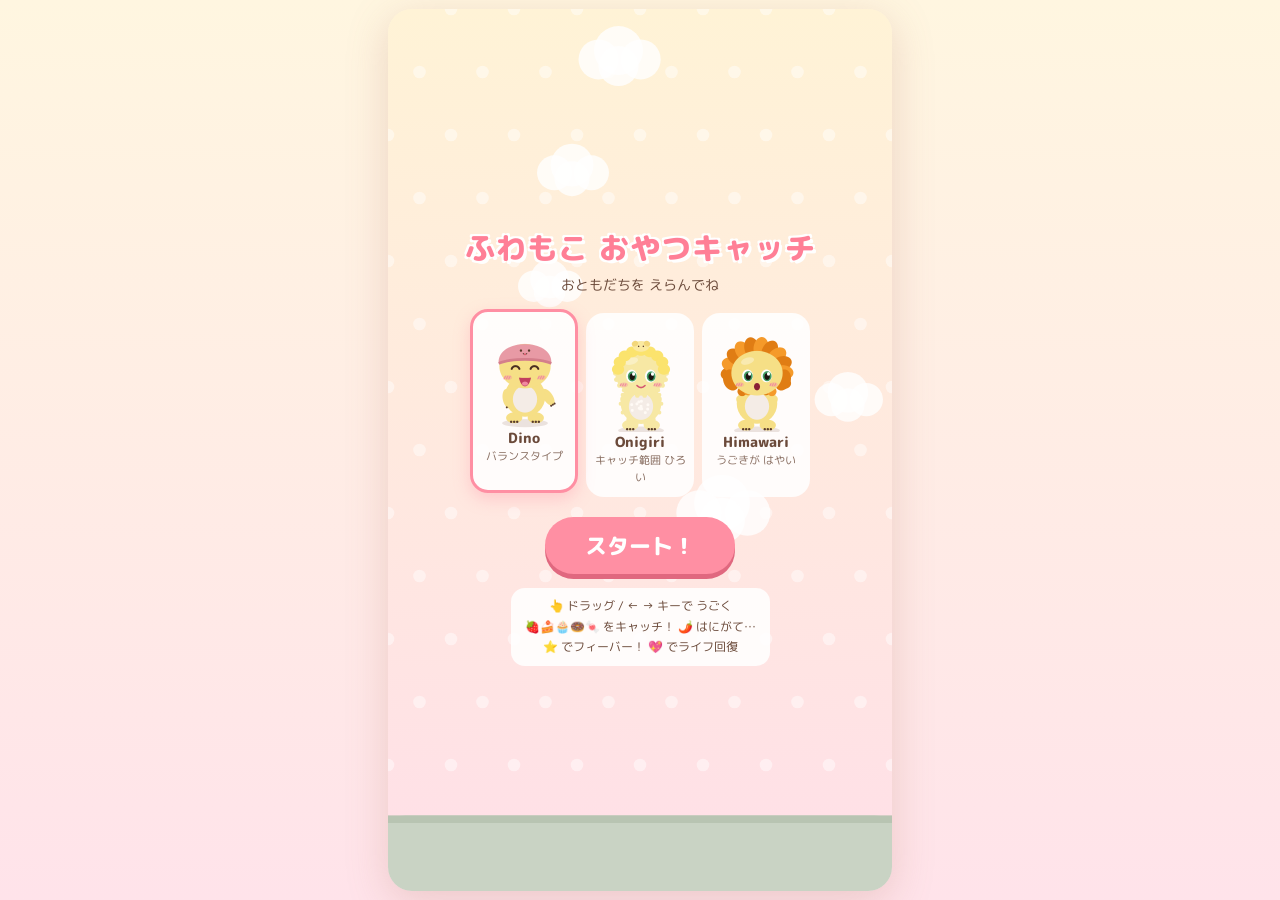
<file: game/index.html>
<!DOCTYPE html>
<html lang="ja">
<head>
<meta charset="UTF-8">
<meta name="viewport" content="width=device-width, initial-scale=1, maximum-scale=1, user-scalable=no">
<title>ふわもこ おやつキャッチ</title>
<link rel="preconnect" href="https://fonts.googleapis.com">
<link href="https://fonts.googleapis.com/css2?family=M+PLUS+Rounded+1c:wght@500;800&display=swap" rel="stylesheet">
<style>
  :root {
    --bg1: #fff6e0;
    --bg2: #ffe3ea;
    --ink: #6b4a3a;
    --accent: #ff8fa3;
    --yellow: #f9dc6b;
    --card: rgba(255, 255, 255, 0.88);
  }
  * { box-sizing: border-box; -webkit-tap-highlight-color: transparent; }
  html, body {
    margin: 0; height: 100%; overflow: hidden;
    background: linear-gradient(180deg, var(--bg1), var(--bg2));
    color: var(--ink);
    font-family: "M PLUS Rounded 1c", "Hiragino Maru Gothic ProN", sans-serif;
    touch-action: none; user-select: none; -webkit-user-select: none;
  }
  #wrap { position: relative; width: 100%; height: 100%; display: flex; justify-content: center; align-items: center; }
  #stage { position: relative; }
  canvas#game { display: block; border-radius: 24px; box-shadow: 0 10px 40px rgba(180, 120, 100, 0.25); }
  .screen {
    position: absolute; inset: 0; display: flex; flex-direction: column;
    align-items: center; justify-content: center; text-align: center; padding: 16px;
    border-radius: 24px;
  }
  .hidden { display: none !important; }
  h1 { margin: 0 0 4px; font-size: 30px; font-weight: 800; letter-spacing: 1px; color: #ff7f96;
       text-shadow: 3px 3px 0 #fff, -2px -2px 0 #fff, 2px -2px 0 #fff, -2px 2px 0 #fff; }
  .sub { margin: 0 0 18px; font-size: 14px; }
  .chars { display: flex; gap: 8px; margin-bottom: 14px; }
  .char {
    background: var(--card); border: 3px solid transparent; border-radius: 18px;
    padding: 6px 4px 8px; width: 108px; cursor: pointer; transition: transform .15s, border-color .15s;
  }
  .char:hover { transform: translateY(-3px); }
  .char.selected { border-color: var(--accent); transform: translateY(-4px); box-shadow: 0 6px 16px rgba(255, 143, 163, .35); }
  .char canvas { width: 96px; height: 110px; display: block; margin: 0 auto; }
  .char .name { font-weight: 800; font-size: 14px; }
  .char .trait { font-size: 11px; opacity: .8; }
  button.big {
    font-family: inherit; font-size: 22px; font-weight: 800; color: #fff;
    background: var(--accent); border: none; border-radius: 999px; padding: 12px 40px;
    box-shadow: 0 5px 0 #e0687f; cursor: pointer; margin-top: 6px;
  }
  button.big:active { transform: translateY(4px); box-shadow: 0 1px 0 #e0687f; }
  .help { font-size: 12px; line-height: 1.7; margin-top: 14px; background: var(--card); border-radius: 14px; padding: 8px 14px; }
  .best { font-size: 13px; margin-top: 8px; }
  .result-card { background: var(--card); border-radius: 22px; padding: 18px 26px; }
  .score-big { font-size: 48px; font-weight: 800; color: #ff7f96; margin: 4px 0; }
  .newrec { color: #f0a020; font-weight: 800; animation: pop .6s ease infinite alternate; }
  @keyframes pop { from { transform: scale(1); } to { transform: scale(1.12); } }
  #pauseBtn {
    position: absolute; top: 10px; right: 10px; width: 36px; height: 36px; border-radius: 50%;
    border: none; background: rgba(255,255,255,.8); color: var(--ink); font-size: 16px; font-weight: 800; cursor: pointer;
  }
</style>
</head>
<body>
<div id="wrap">
  <div id="stage">
    <canvas id="game"></canvas>
    <button id="pauseBtn" class="hidden" aria-label="一時停止">II</button>

    <div id="title" class="screen">
      <h1>ふわもこ おやつキャッチ</h1>
      <p class="sub">おともだちを えらんでね</p>
      <div class="chars" id="chars"></div>
      <button class="big" id="startBtn">スタート！</button>
      <div class="help">
        👆 ドラッグ / ← → キーで うごく<br>
        🍓🍰🧁🍩🍬 をキャッチ！ 🌶️ はにがて…<br>
        ⭐ でフィーバー！ 💖 でライフ回復
      </div>
      <div class="best" id="bestTitle"></div>
    </div>

    <div id="pause" class="screen hidden">
      <div class="result-card">
        <div style="font-size:26px;font-weight:800;">ひとやすみ</div>
        <button class="big" id="resumeBtn">つづける</button>
      </div>
    </div>

    <div id="result" class="screen hidden">
      <div class="result-card">
        <div style="font-size:20px;font-weight:800;">おなかいっぱい！</div>
        <canvas id="resultChar" width="192" height="220" style="width:96px;height:110px;"></canvas>
        <div class="score-big" id="finalScore">0</div>
        <div id="newRec" class="newrec hidden">🎉 しんきろく！ 🎉</div>
        <div id="stats" style="font-size:13px;margin:6px 0 10px;"></div>
        <button class="big" id="retryBtn">もういっかい</button><br>
        <button class="big" id="backBtn" style="background:#b9a08f;box-shadow:0 5px 0 #8f7767;font-size:16px;padding:8px 24px;margin-top:12px;">キャラをかえる</button>
      </div>
    </div>
  </div>
</div>

<script>
(() => {
  'use strict';

  // ---------- 基本設定 ----------
  const W = 400, H = 700;               // 論理サイズ
  const canvas = document.getElementById('game');
  const ctx = canvas.getContext('2d');
  let scale = 1, dpr = Math.min(window.devicePixelRatio || 1, 2);

  function resize() {
    const s = Math.min(window.innerWidth / W, window.innerHeight / H) * 0.98;
    scale = s;
    canvas.style.width = W * s + 'px';
    canvas.style.height = H * s + 'px';
    canvas.width = W * s * dpr;
    canvas.height = H * s * dpr;
    const stage = document.getElementById('stage');
    stage.style.width = W * s + 'px';
    stage.style.height = H * s + 'px';
  }
  window.addEventListener('resize', resize);
  resize();

  const store = {
    get(k) { try { return localStorage.getItem(k); } catch (e) { return null; } },
    set(k, v) { try { localStorage.setItem(k, v); } catch (e) {} }
  };

  // ---------- キャラクター ----------
  const CHARS = [
    { id: 'pink', name: 'Dino', trait: 'バランスタイプ', speed: 1.0, width: 1.0 },
    { id: 'moko', name: 'Onigiri', trait: 'キャッチ範囲 ひろい', speed: 0.8, width: 1.3 },
    { id: 'lion', name: 'Himawari', trait: 'うごきが はやい', speed: 1.3, width: 0.9 },
  ];

  const COL = {
    body: '#f6df86', bodyDark: '#e8c95e', belly: '#f4ece6',
    eyeIris: '#3f9a63', claw: '#5a3b2b', blush: '#f08aa0',
    pinkHat: '#e89aa5', pinkHatDark: '#d47e8b',
    mokoFur: '#f7e8a4', mokoHood: '#fbe36d',
    mane: '#f59a2a', maneDark: '#e07d14',
  };

  function ellipse(c, x, y, rx, ry, fill, rot = 0) {
    c.beginPath(); c.ellipse(x, y, rx, ry, rot, 0, Math.PI * 2);
    c.fillStyle = fill; c.fill();
  }

  // mood: 'normal' | 'happy' | 'ouch' | 'fever'
  function drawChar(c, type, x, y, s, t, mood = 'normal', armWave = 0) {
    c.save();
    c.translate(x, y);
    c.scale(s, s);
    const bob = Math.sin(t * 6) * 1.5;
    const furry = type === 'moko';
    const bodyCol = furry ? COL.mokoFur : COL.body;

    // 影
    ellipse(c, 0, 66, 34, 6, 'rgba(120,80,60,0.15)');

    // 足
    for (const sx of [-16, 16]) {
      ellipse(c, sx, 58, 12, 8, bodyCol);
      c.fillStyle = COL.claw;
      for (let i = -1; i <= 1; i++) { c.beginPath(); c.arc(sx + i * 4.5, 64, 1.8, 0, Math.PI * 2); c.fill(); }
    }

    c.translate(0, bob);

    // ライオンのたてがみ（後ろ）
    if (type === 'lion') {
      for (let i = 0; i < 11; i++) {
        const a = Math.PI + (i / 10) * Math.PI * 1.15 - 0.08;
        const r = 38;
        ellipse(c, Math.cos(a) * r, -22 + Math.sin(a) * r * 0.95, 16, 11, i % 2 ? COL.mane : COL.maneDark, a);
      }
      for (const sx of [-1, 1]) ellipse(c, sx * 38, -10, 12, 16, COL.maneDark, sx * 0.3);
    }

    // 腕
    const wave = Math.sin(t * 10) * 0.4 * armWave;
    for (const sx of [-1, 1]) {
      c.save();
      c.translate(sx * 28, 16);
      c.rotate(sx * (0.7 + (sx > 0 ? wave : -wave)) - (mood === 'happy' || mood === 'fever' ? sx * 0.9 : 0));
      ellipse(c, 0, 12, 7, 14, bodyCol);
      c.fillStyle = COL.claw;
      for (let i = -1; i <= 1; i++) { c.beginPath(); c.arc(i * 3, 25, 1.5, 0, Math.PI * 2); c.fill(); }
      c.restore();
    }

    // 体
    if (furry) fluffyEllipse(c, 0, 25, 30, 30, bodyCol, 14, 3);
    else ellipse(c, 0, 25, 30, 30, bodyCol);
    ellipse(c, 0, 29, 18, 20, COL.belly);
    if (furry) for (let i = 0; i < 14; i++) {
      const a = i * 2.4, r = (i % 5) * 3.5;
      ellipse(c, Math.cos(a) * r, 29 + Math.sin(a) * r * 1.1, 2.2, 2.2, '#fffaf5');
    }

    // ライオンのえり
    if (type === 'lion') {
      for (let i = 0; i < 6; i++) {
        const xx = -22 + i * 8.8;
        ellipse(c, xx, 4 + Math.abs(i - 2.5) * 1.2, 7, 7, i % 2 ? COL.mane : COL.maneDark);
      }
    }

    // 頭
    if (furry) fluffyEllipse(c, 0, -20, 38, 33, bodyCol, 22, 3.5);
    else ellipse(c, 0, -20, 38, 33, bodyCol);
    // 頭のハイライト
    ellipse(c, -14, -38, 10, 5, 'rgba(255,255,255,0.35)', -0.3);

    // ぼうし / フード
    if (type === 'pink') {
      c.beginPath();
      c.moveTo(-39, -24);
      c.bezierCurveTo(-42, -62, 42, -62, 39, -24);
      c.bezierCurveTo(20, -32, -20, -32, -39, -24);
      c.fillStyle = COL.pinkHat; c.fill();
      c.beginPath();
      c.moveTo(-39, -24); c.bezierCurveTo(-20, -32, 20, -32, 39, -24);
      c.lineWidth = 4; c.strokeStyle = COL.pinkHatDark; c.stroke();
      // ぼうしの小さなかお
      c.fillStyle = '#5a3b2b';
      c.beginPath(); c.arc(-6, -43, 1.8, 0, Math.PI * 2); c.arc(6, -43, 1.8, 0, Math.PI * 2); c.fill();
      c.beginPath(); c.moveTo(-3, -39); c.quadraticCurveTo(0, -35, 3, -39); c.lineWidth = 1.4; c.strokeStyle = '#5a3b2b'; c.stroke();
      ellipse(c, 0, -37.5, 1.6, 1.4, '#e05a70');
    } else if (type === 'moko') {
      for (let i = 0; i < 9; i++) {
        const a = Math.PI + (i / 8) * Math.PI;
        ellipse(c, Math.cos(a) * 34, -26 + Math.sin(a) * 28, 9, 8, COL.mokoHood);
      }
      // ちいさなおともだち（ねずみ風）
      ellipse(c, 0, -60, 12, 8, '#fbe9a0');
      ellipse(c, -9, -64, 5, 4, '#f3d77a', -0.5);
      ellipse(c, 9, -64, 5, 4, '#f3d77a', 0.5);
      c.fillStyle = '#5a3b2b';
      c.beginPath(); c.arc(-3.5, -60, 1.1, 0, Math.PI * 2); c.arc(3.5, -60, 1.1, 0, Math.PI * 2); c.fill();
    }

    // 目
    const eyeY = -16;
    if (mood === 'ouch') {
      c.strokeStyle = '#4a2f22'; c.lineWidth = 3; c.lineCap = 'round';
      for (const sx of [-1, 1]) {
        c.beginPath();
        const k = -sx, ex = sx * 14;
        c.moveTo(ex - 5 * k, eyeY - 5); c.lineTo(ex + 5 * k, eyeY); c.lineTo(ex - 5 * k, eyeY + 5);
        c.stroke();
      }
    } else if (mood === 'happy') {
      c.strokeStyle = '#4a2f22'; c.lineWidth = 3; c.lineCap = 'round';
      for (const sx of [-1, 1]) {
        c.beginPath(); c.arc(sx * 14, eyeY + 2, 6, Math.PI * 1.1, Math.PI * 1.9); c.stroke();
      }
    } else {
      for (const sx of [-1, 1]) {
        ellipse(c, sx * 14, eyeY, 8, 9.5, '#fff');
        ellipse(c, sx * 14 + 1, eyeY + 0.5, 6.5, 7.5, COL.eyeIris);
        ellipse(c, sx * 14 + 1, eyeY + 1, 4, 5, '#1c1410');
        ellipse(c, sx * 14 + 3, eyeY - 3, 2.2, 2.6, '#fff');
        if (mood === 'fever') {
          c.fillStyle = '#fff6a0';
          star(c, sx * 14 - 1, eyeY + 3, 2.2, 1);
        }
      }
    }

    // ほっぺ
    c.strokeStyle = COL.blush; c.lineWidth = 1.6;
    for (const sx of [-1, 1]) {
      ellipse(c, sx * 25, -3, 6, 3.5, 'rgba(245,140,160,0.35)');
      for (let i = 0; i < 3; i++) {
        c.beginPath(); c.moveTo(sx * 25 - 4 + i * 3.5, -5); c.lineTo(sx * 25 - 6 + i * 3.5, -1); c.stroke();
      }
    }

    // 口
    c.lineCap = 'round';
    if (mood === 'ouch' || (type === 'lion' && mood === 'normal')) {
      ellipse(c, 0, 0, 4.5, 5.5, '#8a1f35');
    } else if (type === 'pink' || mood === 'happy' || mood === 'fever') {
      c.beginPath();
      c.moveTo(-9, -3); c.quadraticCurveTo(0, -2, 9, -3);
      c.quadraticCurveTo(6, 10, 0, 10); c.quadraticCurveTo(-6, 10, -9, -3);
      c.fillStyle = '#c2405f'; c.fill();
      ellipse(c, 0, 6, 4.5, 3, '#f08aa0');
    } else {
      c.beginPath(); c.moveTo(-6, -2); c.quadraticCurveTo(0, 4, 6, -2);
      c.strokeStyle = '#d4566f'; c.lineWidth = 2.2; c.stroke();
    }

    c.restore();
  }

  function fluffyEllipse(c, x, y, rx, ry, fill, n, bump) {
    ellipse(c, x, y, rx, ry, fill);
    for (let i = 0; i < n; i++) {
      const a = (i / n) * Math.PI * 2;
      ellipse(c, x + Math.cos(a) * rx, y + Math.sin(a) * ry, bump, bump, fill);
    }
  }

  function star(c, x, y, r, inner = 0.45) {
    c.beginPath();
    for (let i = 0; i < 10; i++) {
      const rr = i % 2 ? r * inner : r;
      const a = -Math.PI / 2 + i * Math.PI / 5;
      c.lineTo(x + Math.cos(a) * rr, y + Math.sin(a) * rr);
    }
    c.closePath(); c.fill();
  }

  // ---------- 音 ----------
  let audio = null;
  function beep(freq, dur = 0.1, type = 'sine', vol = 0.08, slide = 0) {
    try {
      if (!audio) audio = new (window.AudioContext || window.webkitAudioContext)();
      const o = audio.createOscillator(), g = audio.createGain();
      o.type = type; o.frequency.value = freq;
      if (slide) o.frequency.linearRampToValueAtTime(freq + slide, audio.currentTime + dur);
      g.gain.setValueAtTime(vol, audio.currentTime);
      g.gain.exponentialRampToValueAtTime(0.0001, audio.currentTime + dur);
      o.connect(g); g.connect(audio.destination);
      o.start(); o.stop(audio.currentTime + dur);
    } catch (e) {}
  }
  const sfx = {
    catch: (combo) => beep(660 + Math.min(combo, 12) * 40, 0.09, 'triangle'),
    ouch: () => beep(220, 0.25, 'sawtooth', 0.05, -120),
    star: () => { [784, 988, 1175, 1568].forEach((f, i) => setTimeout(() => beep(f, 0.12, 'triangle'), i * 70)); },
    heart: () => { [523, 659, 784].forEach((f, i) => setTimeout(() => beep(f, 0.12, 'sine'), i * 80)); },
    over: () => { [523, 440, 392, 330].forEach((f, i) => setTimeout(() => beep(f, 0.2, 'triangle'), i * 150)); },
  };

  // ---------- アイテム ----------
  const ITEMS = [
    { e: '🍓', pts: 10, w: 30, kind: 'good' },
    { e: '🍬', pts: 10, w: 22, kind: 'good' },
    { e: '🧁', pts: 20, w: 20, kind: 'good' },
    { e: '🍩', pts: 20, w: 16, kind: 'good' },
    { e: '🍰', pts: 50, w: 8, kind: 'good' },
    { e: '🌶️', pts: 0, w: 18, kind: 'bad' },
    { e: '⭐', pts: 30, w: 3, kind: 'star' },
    { e: '💖', pts: 10, w: 2.5, kind: 'heart' },
  ];
  function pickItem(elapsed) {
    const pool = ITEMS.map(it => ({ ...it, w: it.kind === 'bad' ? it.w * (0.6 + Math.min(elapsed / 60, 1.2)) : it.w }));
    let total = pool.reduce((a, b) => a + b.w, 0), r = Math.random() * total;
    for (const it of pool) { if ((r -= it.w) <= 0) return it; }
    return pool[0];
  }

  // ---------- ゲーム状態 ----------
  let selected = 0;
  let g = null;
  let state = 'title';
  let lastTime = 0;
  const keys = {};

  function newGame() {
    const ch = CHARS[selected];
    g = {
      ch, x: W / 2, targetX: null, vx: 0,
      score: 0, lives: 3, combo: 0, maxCombo: 0, caught: 0,
      items: [], particles: [], popups: [],
      spawnT: 0.5, elapsed: 0, fever: 0,
      mood: 'normal', moodT: 0, shake: 0, invuln: 0, t: 0,
    };
  }

  function spawn() {
    const it = pickItem(g.elapsed);
    const speedUp = 1 + Math.min(g.elapsed / 70, 1.4);
    g.items.push({
      ...it,
      x: 30 + Math.random() * (W - 60), y: -30,
      vy: (120 + Math.random() * 70) * speedUp * (it.kind === 'star' ? 1.2 : 1),
      sway: Math.random() * Math.PI * 2, rot: (Math.random() - 0.5) * 0.6,
    });
  }

  function burst(x, y, colors, n = 10, power = 160) {
    for (let i = 0; i < n; i++) {
      const a = Math.random() * Math.PI * 2, v = power * (0.4 + Math.random() * 0.8);
      g.particles.push({
        x, y, vx: Math.cos(a) * v, vy: Math.sin(a) * v - 60, life: 0.7 + Math.random() * 0.4,
        col: colors[i % colors.length], r: 3 + Math.random() * 4, star: Math.random() < 0.4,
      });
    }
  }
  function popup(x, y, text, col = '#ff7f96') { g.popups.push({ x, y, text, col, life: 0.9 }); }

  const PLAYER_Y = H - 110;

  function update(dt) {
    g.t += dt;
    g.elapsed += dt;
    const ch = g.ch;

    // 移動
    const maxSpeed = 520 * ch.speed;
    if (keys.left || keys.right) {
      g.targetX = null;
      const dir = (keys.right ? 1 : 0) - (keys.left ? 1 : 0);
      g.vx += dir * 3200 * ch.speed * dt;
      g.vx = Math.max(-maxSpeed, Math.min(maxSpeed, g.vx));
    } else if (g.targetX !== null) {
      const diff = g.targetX - g.x;
      g.vx = Math.max(-maxSpeed * 1.3, Math.min(maxSpeed * 1.3, diff * 14));
    } else {
      g.vx *= Math.pow(0.0005, dt);
    }
    g.x += g.vx * dt;
    g.x = Math.max(40, Math.min(W - 40, g.x));

    // タイマー
    if (g.fever > 0) g.fever -= dt;
    if (g.invuln > 0) g.invuln -= dt;
    if (g.moodT > 0) { g.moodT -= dt; if (g.moodT <= 0) g.mood = 'normal'; }
    if (g.shake > 0) g.shake -= dt;

    // 生成
    g.spawnT -= dt;
    if (g.spawnT <= 0) {
      spawn();
      const base = Math.max(0.28, 0.85 - g.elapsed * 0.009);
      g.spawnT = base * (g.fever > 0 ? 0.45 : 1) * (0.7 + Math.random() * 0.6);
    }

    // アイテム
    const catchW = 38 * ch.width;
    for (let i = g.items.length - 1; i >= 0; i--) {
      const it = g.items[i];
      it.y += it.vy * dt;
      it.sway += dt * 3;
      it.x += Math.sin(it.sway) * 20 * dt;
      const dx = Math.abs(it.x - g.x), dy = it.y - (PLAYER_Y - 30);
      if (dx < catchW && dy > -22 && dy < 30) {
        g.items.splice(i, 1);
        onCatch(it);
        continue;
      }
      if (it.y > H + 30) {
        g.items.splice(i, 1);
        if (it.kind === 'good') g.combo = 0;
      }
    }

    // パーティクル
    for (let i = g.particles.length - 1; i >= 0; i--) {
      const p = g.particles[i];
      p.vy += 400 * dt; p.x += p.vx * dt; p.y += p.vy * dt; p.life -= dt;
      if (p.life <= 0) g.particles.splice(i, 1);
    }
    for (let i = g.popups.length - 1; i >= 0; i--) {
      const p = g.popups[i];
      p.y -= 50 * dt; p.life -= dt;
      if (p.life <= 0) g.popups.splice(i, 1);
    }
  }

  function onCatch(it) {
    const px = it.x, py = it.y;
    if (it.kind === 'bad') {
      if (g.fever > 0) { // フィーバー中は無敵
        burst(px, py, ['#ff6b6b', '#ffd36b'], 8);
        popup(px, py - 20, 'へっちゃら！', '#f0a020');
        g.score += 5;
        return;
      }
      if (g.invuln > 0) return;
      g.lives--; g.combo = 0; g.invuln = 1.0; g.shake = 0.3;
      g.mood = 'ouch'; g.moodT = 0.8;
      burst(px, py, ['#ff6b6b', '#c0392b'], 10);
      popup(px, py - 20, 'からいっ！', '#e04a4a');
      sfx.ouch();
      if (g.lives <= 0) gameOver();
      return;
    }
    g.combo++; g.caught++;
    g.maxCombo = Math.max(g.maxCombo, g.combo);
    const mult = (g.fever > 0 ? 2 : 1) * (1 + Math.floor(g.combo / 10) * 0.5);
    const pts = Math.round(it.pts * mult);
    g.score += pts;
    g.mood = 'happy'; g.moodT = 0.35;

    if (it.kind === 'star') {
      g.fever = 6;
      burst(px, py, ['#ffe066', '#ffb3c6', '#a0e7ff'], 24, 260);
      popup(px, py - 20, 'フィーバー！', '#f0a020');
      sfx.star();
    } else if (it.kind === 'heart') {
      if (g.lives < 3) { g.lives++; popup(px, py - 20, 'ライフ +1', '#ff5c8a'); }
      else popup(px, py - 20, '+' + pts, '#ff5c8a');
      burst(px, py, ['#ff8fb1', '#ffc2d4'], 14);
      sfx.heart();
    } else {
      burst(px, py, ['#ffb3c6', '#ffe066', '#fff'], 8);
      popup(px, py - 20, '+' + pts + (g.combo >= 5 ? '  ' + g.combo + 'combo' : ''));
      sfx.catch(g.combo);
    }
  }

  // ---------- 描画 ----------
  const clouds = Array.from({ length: 5 }, (_, i) => ({ x: Math.random() * W, y: 40 + i * 90, s: 0.6 + Math.random() * 0.6, v: 6 + Math.random() * 10 }));

  function drawBackground(t, fever) {
    const grd = ctx.createLinearGradient(0, 0, 0, H);
    if (fever) {
      const h = (t * 60) % 360;
      grd.addColorStop(0, `hsl(${h}, 90%, 92%)`);
      grd.addColorStop(1, `hsl(${(h + 60) % 360}, 90%, 88%)`);
    } else {
      grd.addColorStop(0, '#fff3d6');
      grd.addColorStop(1, '#ffdfe8');
    }
    ctx.fillStyle = grd;
    ctx.fillRect(0, 0, W, H);

    // 水玉
    ctx.fillStyle = 'rgba(255,255,255,0.45)';
    for (let yy = 0; yy < H; yy += 50) for (let xx = (yy / 50) % 2 ? 25 : 0; xx < W + 25; xx += 50) {
      ctx.beginPath(); ctx.arc(xx, yy, 5, 0, Math.PI * 2); ctx.fill();
    }
    // 雲
    for (const c of clouds) {
      c.x += c.v * 0.016; if (c.x > W + 60) c.x = -60;
      ctx.fillStyle = 'rgba(255,255,255,0.8)';
      for (const [ox, oy, r] of [[0, 0, 18], [18, -8, 22], [38, 0, 18], [18, 6, 18]]) {
        ctx.beginPath(); ctx.arc(c.x + ox * c.s, c.y + oy * c.s, r * c.s, 0, Math.PI * 2); ctx.fill();
      }
    }
    // 床（クッション風）
    ctx.fillStyle = '#c9d3c4';
    roundRect(ctx, -10, H - 60, W + 20, 80, 24); ctx.fill();
    ctx.fillStyle = '#b8c4b2';
    ctx.fillRect(0, H - 60, W, 6);
  }

  function roundRect(c, x, y, w, h, r) {
    c.beginPath();
    c.moveTo(x + r, y); c.arcTo(x + w, y, x + w, y + h, r); c.arcTo(x + w, y + h, x, y + h, r);
    c.arcTo(x, y + h, x, y, r); c.arcTo(x, y, x + w, y, r); c.closePath();
  }

  function drawHUD() {
    ctx.save();
    ctx.font = '800 26px "M PLUS Rounded 1c", sans-serif';
    ctx.textAlign = 'left'; ctx.textBaseline = 'top';
    ctx.lineWidth = 6; ctx.strokeStyle = '#fff'; ctx.fillStyle = '#ff7f96';
    ctx.strokeText(g.score, 16, 14); ctx.fillText(g.score, 16, 14);
    ctx.font = '22px sans-serif';
    for (let i = 0; i < 3; i++) {
      ctx.globalAlpha = i < g.lives ? 1 : 0.25;
      ctx.fillText('💖', 16 + i * 28, 48);
    }
    ctx.globalAlpha = 1;
    if (g.combo >= 3) {
      ctx.font = '800 16px "M PLUS Rounded 1c", sans-serif';
      ctx.fillStyle = '#f0a020'; ctx.lineWidth = 4;
      ctx.strokeText(g.combo + ' combo', 16, 80); ctx.fillText(g.combo + ' combo', 16, 80);
    }
    if (g.fever > 0) {
      ctx.textAlign = 'center';
      ctx.font = '800 28px "M PLUS Rounded 1c", sans-serif';
      const sc = 1 + Math.sin(g.t * 12) * 0.06;
      ctx.translate(W / 2, 110); ctx.scale(sc, sc);
      ctx.lineWidth = 6; ctx.strokeStyle = '#fff'; ctx.fillStyle = '#f0a020';
      ctx.strokeText('★ FEVER ×2 ★', 0, 0); ctx.fillText('★ FEVER ×2 ★', 0, 0);
    }
    ctx.restore();
  }

  function render() {
    ctx.setTransform(scale * dpr, 0, 0, scale * dpr, 0, 0);
    ctx.save();
    if (g && g.shake > 0) ctx.translate((Math.random() - 0.5) * 10, (Math.random() - 0.5) * 10);
    const t = g ? g.t : performance.now() / 1000;
    drawBackground(t, g && g.fever > 0);

    if (g && state !== 'title') {
      // アイテム
      ctx.textAlign = 'center'; ctx.textBaseline = 'middle';
      for (const it of g.items) {
        ctx.save();
        ctx.translate(it.x, it.y); ctx.rotate(Math.sin(it.sway) * it.rot);
        if (it.kind === 'star') {
          ctx.shadowColor = '#ffe066'; ctx.shadowBlur = 18;
        }
        ctx.font = '38px sans-serif';
        ctx.fillText(it.e, 0, 0);
        ctx.restore();
      }

      // プレイヤー
      const blink = g.invuln > 0 && Math.floor(g.invuln * 12) % 2 === 0;
      if (!blink) {
        ctx.save();
        ctx.translate(g.x, PLAYER_Y);
        const lean = Math.max(-0.15, Math.min(0.15, g.vx / 3000));
        ctx.rotate(lean);
        const mood = g.mood !== 'normal' ? g.mood : (g.fever > 0 ? 'fever' : 'normal');
        const sc = g.ch.width > 1.1 ? 0.95 * 1.05 : 0.95;
        drawChar(ctx, g.ch.id, 0, 0, sc, g.t, mood, Math.min(Math.abs(g.vx) / 300, 1));
        ctx.restore();
      }

      // パーティクル
      for (const p of g.particles) {
        ctx.globalAlpha = Math.min(1, p.life * 2);
        ctx.fillStyle = p.col;
        if (p.star) star(ctx, p.x, p.y, p.r * 1.4);
        else { ctx.beginPath(); ctx.arc(p.x, p.y, p.r, 0, Math.PI * 2); ctx.fill(); }
      }
      ctx.globalAlpha = 1;
      ctx.font = '800 18px "M PLUS Rounded 1c", sans-serif';
      ctx.textAlign = 'center';
      for (const p of g.popups) {
        ctx.globalAlpha = Math.min(1, p.life * 2);
        ctx.lineWidth = 4; ctx.strokeStyle = '#fff'; ctx.fillStyle = p.col;
        ctx.strokeText(p.text, p.x, p.y); ctx.fillText(p.text, p.x, p.y);
      }
      ctx.globalAlpha = 1;
      drawHUD();
    }
    ctx.restore();
  }

  // ---------- ループ ----------
  function loop(now) {
    const dt = Math.min(0.033, (now - lastTime) / 1000 || 0);
    lastTime = now;
    if (state === 'play') update(dt);
    else if (g && state === 'over') { // 終了後も紙吹雪だけ動かす
      for (let i = g.particles.length - 1; i >= 0; i--) {
        const p = g.particles[i];
        p.vy += 400 * dt; p.x += p.vx * dt; p.y += p.vy * dt; p.life -= dt;
        if (p.life <= 0) g.particles.splice(i, 1);
      }
    }
    render();
    drawPreviews(now / 1000);
    requestAnimationFrame(loop);
  }

  // ---------- 画面 ----------
  const $ = id => document.getElementById(id);
  const charsEl = $('chars');
  const previews = [];
  CHARS.forEach((ch, i) => {
    const el = document.createElement('div');
    el.className = 'char' + (i === selected ? ' selected' : '');
    const cv = document.createElement('canvas');
    cv.width = 192; cv.height = 220;
    el.appendChild(cv);
    el.insertAdjacentHTML('beforeend', `<div class="name">${ch.name}</div><div class="trait">${ch.trait}</div>`);
    el.addEventListener('click', () => {
      selected = i;
      [...charsEl.children].forEach((c, j) => c.classList.toggle('selected', j === i));
      beep(880, 0.08, 'triangle');
    });
    charsEl.appendChild(el);
    previews.push(cv);
  });

  function drawPreviews(t) {
    if (state === 'title') {
      previews.forEach((cv, i) => {
        const c = cv.getContext('2d');
        c.setTransform(1, 0, 0, 1, 0, 0);
        c.clearRect(0, 0, cv.width, cv.height);
        const mood = i === selected ? 'happy' : 'normal';
        const hop = i === selected ? Math.abs(Math.sin(t * 5)) * -8 : 0;
        drawChar(c, CHARS[i].id, 96, 128 + hop, 1.35, t + i, mood, i === selected ? 1 : 0);
      });
    }
    if (state === 'over') {
      const cv = $('resultChar'), c = cv.getContext('2d');
      c.setTransform(1, 0, 0, 1, 0, 0);
      c.clearRect(0, 0, cv.width, cv.height);
      drawChar(c, CHARS[selected].id, 96, 128 + Math.abs(Math.sin(t * 4)) * -6, 1.35, t, 'happy', 1);
    }
  }

  function showBest() {
    const b = +(store.get('fuwamoko-best') || 0);
    $('bestTitle').textContent = b ? `ハイスコア：${b}` : '';
  }

  function start() {
    newGame();
    state = 'play';
    $('title').classList.add('hidden');
    $('result').classList.add('hidden');
    $('pause').classList.add('hidden');
    $('pauseBtn').classList.remove('hidden');
    beep(660, 0.1, 'triangle'); setTimeout(() => beep(990, 0.15, 'triangle'), 100);
  }

  function gameOver() {
    state = 'over';
    sfx.over();
    $('pauseBtn').classList.add('hidden');
    const best = +(store.get('fuwamoko-best') || 0);
    const isNew = g.score > best;
    if (isNew) store.set('fuwamoko-best', g.score);
    $('finalScore').textContent = g.score;
    $('newRec').classList.toggle('hidden', !isNew);
    $('stats').innerHTML = `キャッチ ${g.caught}こ ／ さいだい ${g.maxCombo}コンボ<br>ハイスコア ${Math.max(best, g.score)}`;
    setTimeout(() => {
      $('result').classList.remove('hidden');
      if (isNew) for (let i = 0; i < 4; i++) setTimeout(() => burst(60 + Math.random() * (W - 120), 120 + Math.random() * 200, ['#ff8fa3', '#ffe066', '#9ad7ff', '#b6f0b0'], 24, 260), i * 250);
    }, 600);
  }

  function pause(on) {
    if (on && state === 'play') { state = 'pause'; $('pause').classList.remove('hidden'); }
    else if (!on && state === 'pause') { state = 'play'; $('pause').classList.add('hidden'); }
  }

  $('startBtn').addEventListener('click', start);
  $('retryBtn').addEventListener('click', start);
  $('backBtn').addEventListener('click', () => {
    state = 'title'; g = null;
    $('result').classList.add('hidden'); $('title').classList.remove('hidden');
    showBest();
  });
  $('pauseBtn').addEventListener('click', () => pause(true));
  $('resumeBtn').addEventListener('click', () => pause(false));
  document.addEventListener('visibilitychange', () => { if (document.hidden) pause(true); });

  // ---------- 入力 ----------
  function pointerX(e) {
    const r = canvas.getBoundingClientRect();
    return (e.clientX - r.left) / scale;
  }
  let dragging = false;
  canvas.addEventListener('pointerdown', e => { if (state === 'play') { dragging = true; g.targetX = pointerX(e); } });
  window.addEventListener('pointermove', e => {
    if (state !== 'play') return;
    if (dragging || e.pointerType === 'mouse') g.targetX = pointerX(e);
  });
  window.addEventListener('pointerup', () => { dragging = false; });

  window.addEventListener('keydown', e => {
    if (e.key === 'ArrowLeft' || e.key === 'a') keys.left = true;
    if (e.key === 'ArrowRight' || e.key === 'd') keys.right = true;
    if (e.key === ' ' || e.key === 'Enter') {
      if (state === 'title' || (state === 'over' && !$('result').classList.contains('hidden'))) start();
      e.preventDefault();
    }
    if (e.key === 'Escape' || e.key === 'p') pause(state === 'play');
  });
  window.addEventListener('keyup', e => {
    if (e.key === 'ArrowLeft' || e.key === 'a') keys.left = false;
    if (e.key === 'ArrowRight' || e.key === 'd') keys.right = false;
  });

  showBest();
  requestAnimationFrame(loop);
})();
</script>
</body>
</html>
</file>
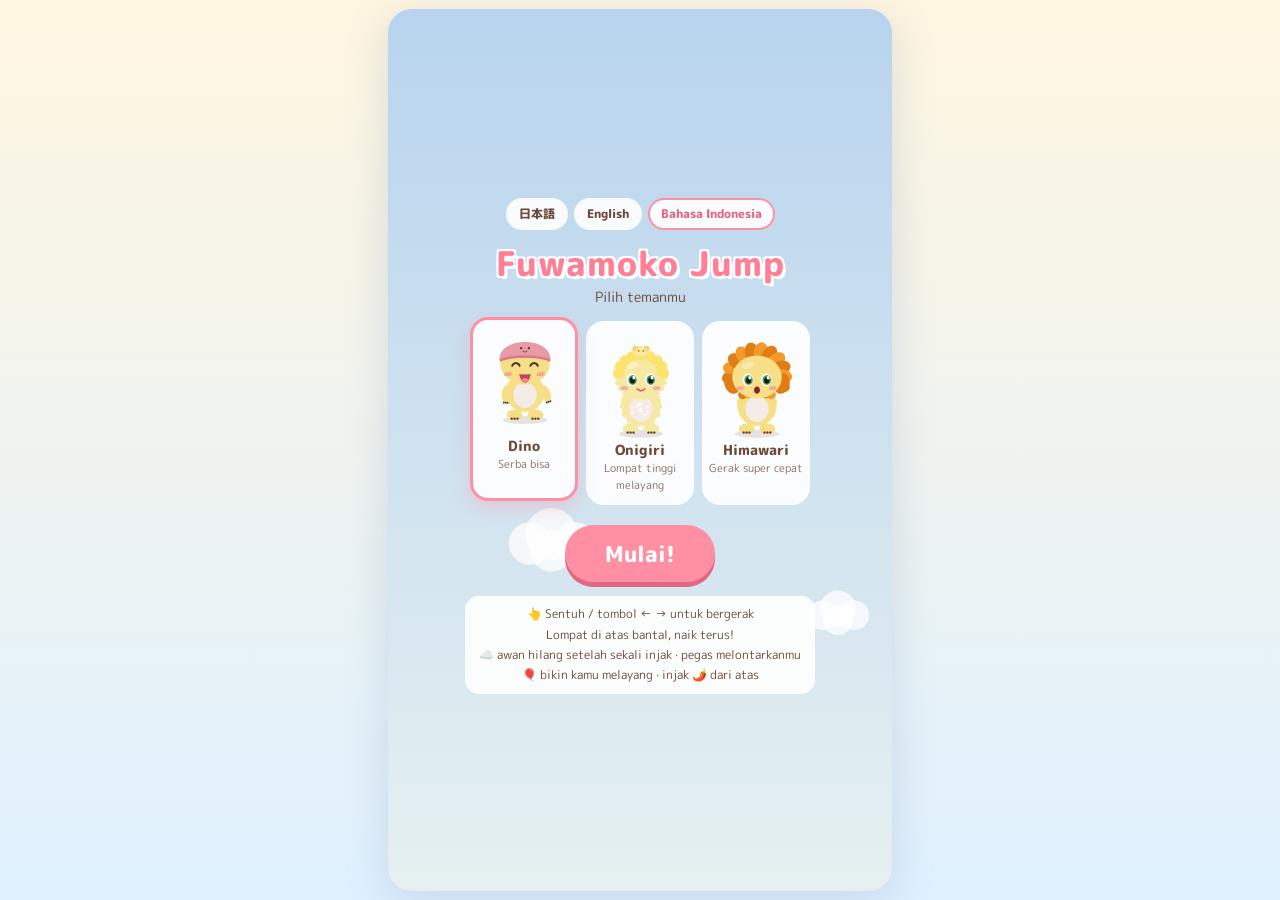
<file: jump/index.html>
<!DOCTYPE html>
<html lang="id">
<head>
<meta charset="UTF-8">
<meta name="viewport" content="width=device-width, initial-scale=1, maximum-scale=1, user-scalable=no">
<title>Fuwamoko Jump</title>
<link rel="preconnect" href="https://fonts.googleapis.com">
<link href="https://fonts.googleapis.com/css2?family=M+PLUS+Rounded+1c:wght@500;800&display=swap" rel="stylesheet">
<style>
  :root {
    --bg1: #fff6e0;
    --bg2: #dff1ff;
    --ink: #6b4a3a;
    --accent: #ff8fa3;
    --card: rgba(255, 255, 255, 0.9);
  }
  * { box-sizing: border-box; -webkit-tap-highlight-color: transparent; }
  html, body {
    margin: 0; height: 100%; overflow: hidden;
    background: linear-gradient(180deg, var(--bg1), var(--bg2));
    color: var(--ink);
    font-family: "M PLUS Rounded 1c", "Hiragino Maru Gothic ProN", sans-serif;
    touch-action: none; user-select: none; -webkit-user-select: none;
  }
  #wrap { position: relative; width: 100%; height: 100%; display: flex; justify-content: center; align-items: center; }
  #stage { position: relative; }
  canvas#game { display: block; border-radius: 24px; box-shadow: 0 10px 40px rgba(120, 140, 180, 0.25); }
  .screen {
    position: absolute; inset: 0; display: flex; flex-direction: column;
    align-items: center; justify-content: center; text-align: center; padding: 16px; border-radius: 24px;
  }
  .hidden { display: none !important; }
  h1 { margin: 0 0 4px; font-size: 34px; font-weight: 800; letter-spacing: 1px; color: #ff7f96; line-height: 1.15;
       text-shadow: 3px 3px 0 #fff, -2px -2px 0 #fff, 2px -2px 0 #fff, -2px 2px 0 #fff; }
  .sub { margin: 0 0 14px; font-size: 14px; }
  .langs { display: flex; gap: 6px; margin-bottom: 14px; }
  .langs button {
    font-family: inherit; font-size: 12px; font-weight: 800; color: var(--ink);
    background: var(--card); border: 2px solid transparent; border-radius: 999px; padding: 5px 11px; cursor: pointer;
  }
  .langs button.on { border-color: var(--accent); color: #e0687f; }
  .chars { display: flex; gap: 8px; margin-bottom: 14px; }
  .char {
    background: var(--card); border: 3px solid transparent; border-radius: 18px;
    padding: 6px 4px 8px; width: 108px; cursor: pointer; transition: transform .15s, border-color .15s;
  }
  .char:hover { transform: translateY(-3px); }
  .char.selected { border-color: var(--accent); transform: translateY(-4px); box-shadow: 0 6px 16px rgba(255, 143, 163, .35); }
  .char canvas { width: 96px; height: 110px; display: block; margin: 0 auto; }
  .char .name { font-weight: 800; font-size: 14px; }
  .char .trait { font-size: 11px; opacity: .8; min-height: 2.6em; }
  button.big {
    font-family: inherit; font-size: 22px; font-weight: 800; color: #fff;
    background: var(--accent); border: none; border-radius: 999px; padding: 12px 40px;
    box-shadow: 0 5px 0 #e0687f; cursor: pointer; margin-top: 6px;
  }
  button.big:active { transform: translateY(4px); box-shadow: 0 1px 0 #e0687f; }
  button.small { font-size: 15px; padding: 8px 22px; margin-top: 10px; }
  button.gray { background: #b9a08f; box-shadow: 0 5px 0 #8f7767; }
  button.blue { background: #7cc4ea; box-shadow: 0 5px 0 #4f9ec8; }
  .help { font-size: 12px; line-height: 1.7; margin-top: 14px; background: var(--card); border-radius: 14px; padding: 8px 14px; }
  .best { font-size: 13px; margin-top: 8px; }
  .card { background: var(--card); border-radius: 22px; padding: 18px 26px; }
  .score-big { font-size: 46px; font-weight: 800; color: #ff7f96; margin: 2px 0; line-height: 1.1; }
  .newrec { color: #f0a020; font-weight: 800; animation: pop .6s ease infinite alternate; }
  @keyframes pop { from { transform: scale(1); } to { transform: scale(1.12); } }
  #pauseBtn {
    position: absolute; top: 10px; right: 10px; width: 36px; height: 36px; border-radius: 50%;
    border: none; background: rgba(255,255,255,.8); color: var(--ink); font-size: 16px; font-weight: 800; cursor: pointer;
  }
  .toast {
    position: absolute; left: 50%; bottom: 40px; transform: translateX(-50%);
    background: rgba(107, 74, 58, .9); color: #fff; padding: 8px 16px; border-radius: 999px; font-size: 14px; font-weight: 800;
  }
</style>
</head>
<body>
<div id="wrap">
  <div id="stage">
    <canvas id="game"></canvas>
    <button id="pauseBtn" class="hidden" aria-label="pause">II</button>

    <div id="title" class="screen">
      <div class="langs" id="langs">
        <button data-lang="ja">日本語</button>
        <button data-lang="en">English</button>
        <button data-lang="id">Bahasa Indonesia</button>
      </div>
      <h1 data-i18n="title"></h1>
      <p class="sub" data-i18n="pick"></p>
      <div class="chars" id="chars"></div>
      <button class="big" id="startBtn" data-i18n="start"></button>
      <div class="help" id="help"></div>
      <div class="best" id="bestTitle"></div>
    </div>

    <div id="pause" class="screen hidden">
      <div class="card">
        <div style="font-size:26px;font-weight:800;" data-i18n="paused"></div>
        <button class="big" id="resumeBtn" data-i18n="resume"></button><br>
        <button class="big small gray" id="quitBtn" data-i18n="quit"></button>
      </div>
    </div>

    <div id="result" class="screen hidden">
      <div class="card">
        <div style="font-size:20px;font-weight:800;" data-i18n="fell"></div>
        <canvas id="resultChar" width="192" height="220" style="width:96px;height:110px;"></canvas>
        <div style="font-size:13px;font-weight:800;" data-i18n="height"></div>
        <div class="score-big" id="finalHeight">0m</div>
        <div id="newRec" class="newrec hidden" data-i18n="newRec"></div>
        <div id="stats" style="font-size:13px;margin:6px 0 10px;"></div>
        <button class="big" id="retryBtn" data-i18n="retry"></button><br>
        <button class="big small blue" id="shareBtn" data-i18n="share"></button>
        <button class="big small gray" id="backBtn" data-i18n="back"></button>
      </div>
    </div>
    <div id="toast" class="toast hidden"></div>
  </div>
</div>

<script>
(() => {
  'use strict';

  // ---------- ことば ----------
  const I18N = {
    ja: {
      title: 'ふわもこジャンプ', pick: 'おともだちを えらんでね', start: 'スタート！',
      help: ['👆 タッチ / ← → キーで 左右にうごく', 'クッションを ふんで どこまでも 上へ！',
             '☁️ は いちどきり　バネで ビョーン！', '🎈 で ふわっと急上昇　🌶️ は 上からふもう'],
      best: 'ハイスコア', paused: 'ひとやすみ', resume: 'つづける', quit: 'タイトルへ',
      fell: 'おちちゃった！', height: 'のぼった たかさ', score: 'スコア', newRec: '🎉 しんきろく！ 🎉',
      retry: 'もういっかい', share: 'シェアする', back: 'キャラをかえる', copied: 'コピーしたよ！',
      shareText: h => `ふわもこジャンプで ${h}m のぼったよ！🎈`,
      stomp: 'ふみっ！', spring: 'ビョーン！', balloon: 'ふわ〜っ！', ouch: 'からいっ！',
      milestone: m => `${m}m とうたつ！`,
      zones: ['おへや', 'おそら', 'ゆうやけ', 'うちゅう'],
      chars: [['Dino', 'バランスタイプ'], ['Onigiri', 'ふわっと 高くとぶ'], ['Himawari', 'うごきが はやい']],
      statLine: (s, n) => `スコア ${s} ／ おやつ ${n}こ`,
    },
    en: {
      title: 'Fuwamoko Jump', pick: 'Choose your buddy', start: 'Start!',
      help: ['👆 Touch / ← → keys to move', 'Bounce on cushions and climb higher!',
             '☁️ clouds vanish after one hop · springs launch you', '🎈 floats you up · stomp 🌶️ from above'],
      best: 'Best', paused: 'Paused', resume: 'Resume', quit: 'Title',
      fell: 'Oops, you fell!', height: 'Height climbed', score: 'Score', newRec: '🎉 New record! 🎉',
      retry: 'Play again', share: 'Share', back: 'Change buddy', copied: 'Copied!',
      shareText: h => `I climbed ${h}m in Fuwamoko Jump! 🎈`,
      stomp: 'Stomp!', spring: 'Boing!', balloon: 'Float!', ouch: 'Spicy!',
      milestone: m => `${m}m reached!`,
      zones: ['Bedroom', 'Sky', 'Sunset', 'Space'],
      chars: [['Dino', 'All-rounder'], ['Onigiri', 'Floaty high jumps'], ['Himawari', 'Super quick']],
      statLine: (s, n) => `Score ${s} · Snacks ${n}`,
    },
    id: {
      title: 'Fuwamoko Jump', pick: 'Pilih temanmu', start: 'Mulai!',
      help: ['👆 Sentuh / tombol ← → untuk bergerak', 'Lompat di atas bantal, naik terus!',
             '☁️ awan hilang setelah sekali injak · pegas melontarkanmu', '🎈 bikin kamu melayang · injak 🌶️ dari atas'],
      best: 'Skor terbaik', paused: 'Istirahat dulu', resume: 'Lanjut', quit: 'Ke judul',
      fell: 'Yah, jatuh!', height: 'Tinggi yang dicapai', score: 'Skor', newRec: '🎉 Rekor baru! 🎉',
      retry: 'Main lagi', share: 'Bagikan', back: 'Ganti teman', copied: 'Tersalin!',
      shareText: h => `Aku berhasil naik ${h}m di Fuwamoko Jump! 🎈`,
      stomp: 'Injak!', spring: 'Boing!', balloon: 'Melayang!', ouch: 'Pedas!',
      milestone: m => `${m}m tercapai!`,
      zones: ['Kamar', 'Langit', 'Senja', 'Luar angkasa'],
      chars: [['Dino', 'Serba bisa'], ['Onigiri', 'Lompat tinggi melayang'], ['Himawari', 'Gerak super cepat']],
      statLine: (s, n) => `Skor ${s} · Camilan ${n}`,
    },
  };

  const store = {
    get(k) { try { return localStorage.getItem(k); } catch (e) { return null; } },
    set(k, v) { try { localStorage.setItem(k, v); } catch (e) {} }
  };

  function detectLang() {
    const saved = store.get('fuwamoko-lang');
    if (saved && I18N[saved]) return saved;
    return 'id';   // はじめて開いたときはインドネシア語
  }
  let lang = detectLang();
  const T = () => I18N[lang];

  // ---------- 基本設定 ----------
  const W = 400, H = 700;
  const canvas = document.getElementById('game');
  const ctx = canvas.getContext('2d');
  let scale = 1;
  const dpr = Math.min(window.devicePixelRatio || 1, 2);

  function resize() {
    scale = Math.min(window.innerWidth / W, window.innerHeight / H) * 0.98;
    canvas.style.width = W * scale + 'px';
    canvas.style.height = H * scale + 'px';
    canvas.width = W * scale * dpr;
    canvas.height = H * scale * dpr;
    const stage = document.getElementById('stage');
    stage.style.width = W * scale + 'px';
    stage.style.height = H * scale + 'px';
  }
  window.addEventListener('resize', resize);
  resize();

  // ---------- キャラクター ----------
  const CHARS = [
    { id: 'pink', speed: 1.0, gravity: 1500, jump: 830 },
    { id: 'moko', speed: 0.85, gravity: 1250, jump: 800 },
    { id: 'lion', speed: 1.35, gravity: 1500, jump: 830 },
  ];

  const COL = {
    body: '#f6df86', bodyDark: '#e8c95e', belly: '#f4ece6',
    eyeIris: '#3f9a63', claw: '#5a3b2b', blush: '#f08aa0',
    pinkHat: '#e89aa5', pinkHatDark: '#d47e8b',
    mokoFur: '#f7e8a4', mokoHood: '#fbe36d',
    mane: '#f59a2a', maneDark: '#e07d14',
  };

  function ellipse(c, x, y, rx, ry, fill, rot = 0) {
    c.beginPath(); c.ellipse(x, y, rx, ry, rot, 0, Math.PI * 2);
    c.fillStyle = fill; c.fill();
  }

  // mood: 'normal' | 'happy' | 'ouch' | 'fever'
  function drawChar(c, type, x, y, s, t, mood = 'normal', armWave = 0) {
    c.save();
    c.translate(x, y);
    c.scale(s, s);
    const bob = Math.sin(t * 6) * 1.5;
    const furry = type === 'moko';
    const bodyCol = furry ? COL.mokoFur : COL.body;

    // 影
    ellipse(c, 0, 66, 34, 6, 'rgba(120,80,60,0.15)');

    // 足
    for (const sx of [-16, 16]) {
      ellipse(c, sx, 58, 12, 8, bodyCol);
      c.fillStyle = COL.claw;
      for (let i = -1; i <= 1; i++) { c.beginPath(); c.arc(sx + i * 4.5, 64, 1.8, 0, Math.PI * 2); c.fill(); }
    }

    c.translate(0, bob);

    // ライオンのたてがみ（後ろ）
    if (type === 'lion') {
      for (let i = 0; i < 11; i++) {
        const a = Math.PI + (i / 10) * Math.PI * 1.15 - 0.08;
        const r = 38;
        ellipse(c, Math.cos(a) * r, -22 + Math.sin(a) * r * 0.95, 16, 11, i % 2 ? COL.mane : COL.maneDark, a);
      }
      for (const sx of [-1, 1]) ellipse(c, sx * 38, -10, 12, 16, COL.maneDark, sx * 0.3);
    }

    // 腕
    const wave = Math.sin(t * 10) * 0.4 * armWave;
    for (const sx of [-1, 1]) {
      c.save();
      c.translate(sx * 28, 16);
      c.rotate(sx * (0.7 + (sx > 0 ? wave : -wave)) - (mood === 'happy' || mood === 'fever' ? sx * 0.9 : 0));
      ellipse(c, 0, 12, 7, 14, bodyCol);
      c.fillStyle = COL.claw;
      for (let i = -1; i <= 1; i++) { c.beginPath(); c.arc(i * 3, 25, 1.5, 0, Math.PI * 2); c.fill(); }
      c.restore();
    }

    // 体
    if (furry) fluffyEllipse(c, 0, 25, 30, 30, bodyCol, 14, 3);
    else ellipse(c, 0, 25, 30, 30, bodyCol);
    ellipse(c, 0, 29, 18, 20, COL.belly);
    if (furry) for (let i = 0; i < 14; i++) {
      const a = i * 2.4, r = (i % 5) * 3.5;
      ellipse(c, Math.cos(a) * r, 29 + Math.sin(a) * r * 1.1, 2.2, 2.2, '#fffaf5');
    }

    // ライオンのえり
    if (type === 'lion') {
      for (let i = 0; i < 6; i++) {
        const xx = -22 + i * 8.8;
        ellipse(c, xx, 4 + Math.abs(i - 2.5) * 1.2, 7, 7, i % 2 ? COL.mane : COL.maneDark);
      }
    }

    // 頭
    if (furry) fluffyEllipse(c, 0, -20, 38, 33, bodyCol, 22, 3.5);
    else ellipse(c, 0, -20, 38, 33, bodyCol);
    // 頭のハイライト
    ellipse(c, -14, -38, 10, 5, 'rgba(255,255,255,0.35)', -0.3);

    // ぼうし / フード
    if (type === 'pink') {
      c.beginPath();
      c.moveTo(-39, -24);
      c.bezierCurveTo(-42, -62, 42, -62, 39, -24);
      c.bezierCurveTo(20, -32, -20, -32, -39, -24);
      c.fillStyle = COL.pinkHat; c.fill();
      c.beginPath();
      c.moveTo(-39, -24); c.bezierCurveTo(-20, -32, 20, -32, 39, -24);
      c.lineWidth = 4; c.strokeStyle = COL.pinkHatDark; c.stroke();
      // ぼうしの小さなかお
      c.fillStyle = '#5a3b2b';
      c.beginPath(); c.arc(-6, -43, 1.8, 0, Math.PI * 2); c.arc(6, -43, 1.8, 0, Math.PI * 2); c.fill();
      c.beginPath(); c.moveTo(-3, -39); c.quadraticCurveTo(0, -35, 3, -39); c.lineWidth = 1.4; c.strokeStyle = '#5a3b2b'; c.stroke();
      ellipse(c, 0, -37.5, 1.6, 1.4, '#e05a70');
    } else if (type === 'moko') {
      for (let i = 0; i < 9; i++) {
        const a = Math.PI + (i / 8) * Math.PI;
        ellipse(c, Math.cos(a) * 34, -26 + Math.sin(a) * 28, 9, 8, COL.mokoHood);
      }
      // ちいさなおともだち（ねずみ風）
      ellipse(c, 0, -60, 12, 8, '#fbe9a0');
      ellipse(c, -9, -64, 5, 4, '#f3d77a', -0.5);
      ellipse(c, 9, -64, 5, 4, '#f3d77a', 0.5);
      c.fillStyle = '#5a3b2b';
      c.beginPath(); c.arc(-3.5, -60, 1.1, 0, Math.PI * 2); c.arc(3.5, -60, 1.1, 0, Math.PI * 2); c.fill();
    }

    // 目
    const eyeY = -16;
    if (mood === 'ouch') {
      c.strokeStyle = '#4a2f22'; c.lineWidth = 3; c.lineCap = 'round';
      for (const sx of [-1, 1]) {
        c.beginPath();
        const k = -sx, ex = sx * 14;
        c.moveTo(ex - 5 * k, eyeY - 5); c.lineTo(ex + 5 * k, eyeY); c.lineTo(ex - 5 * k, eyeY + 5);
        c.stroke();
      }
    } else if (mood === 'happy') {
      c.strokeStyle = '#4a2f22'; c.lineWidth = 3; c.lineCap = 'round';
      for (const sx of [-1, 1]) {
        c.beginPath(); c.arc(sx * 14, eyeY + 2, 6, Math.PI * 1.1, Math.PI * 1.9); c.stroke();
      }
    } else {
      for (const sx of [-1, 1]) {
        ellipse(c, sx * 14, eyeY, 8, 9.5, '#fff');
        ellipse(c, sx * 14 + 1, eyeY + 0.5, 6.5, 7.5, COL.eyeIris);
        ellipse(c, sx * 14 + 1, eyeY + 1, 4, 5, '#1c1410');
        ellipse(c, sx * 14 + 3, eyeY - 3, 2.2, 2.6, '#fff');
        if (mood === 'fever') {
          c.fillStyle = '#fff6a0';
          star(c, sx * 14 - 1, eyeY + 3, 2.2, 1);
        }
      }
    }

    // ほっぺ
    c.strokeStyle = COL.blush; c.lineWidth = 1.6;
    for (const sx of [-1, 1]) {
      ellipse(c, sx * 25, -3, 6, 3.5, 'rgba(245,140,160,0.35)');
      for (let i = 0; i < 3; i++) {
        c.beginPath(); c.moveTo(sx * 25 - 4 + i * 3.5, -5); c.lineTo(sx * 25 - 6 + i * 3.5, -1); c.stroke();
      }
    }

    // 口
    c.lineCap = 'round';
    if (mood === 'ouch' || (type === 'lion' && mood === 'normal')) {
      ellipse(c, 0, 0, 4.5, 5.5, '#8a1f35');
    } else if (type === 'pink' || mood === 'happy' || mood === 'fever') {
      c.beginPath();
      c.moveTo(-9, -3); c.quadraticCurveTo(0, -2, 9, -3);
      c.quadraticCurveTo(6, 10, 0, 10); c.quadraticCurveTo(-6, 10, -9, -3);
      c.fillStyle = '#c2405f'; c.fill();
      ellipse(c, 0, 6, 4.5, 3, '#f08aa0');
    } else {
      c.beginPath(); c.moveTo(-6, -2); c.quadraticCurveTo(0, 4, 6, -2);
      c.strokeStyle = '#d4566f'; c.lineWidth = 2.2; c.stroke();
    }

    c.restore();
  }

  function fluffyEllipse(c, x, y, rx, ry, fill, n, bump) {
    ellipse(c, x, y, rx, ry, fill);
    for (let i = 0; i < n; i++) {
      const a = (i / n) * Math.PI * 2;
      ellipse(c, x + Math.cos(a) * rx, y + Math.sin(a) * ry, bump, bump, fill);
    }
  }

  function star(c, x, y, r, inner = 0.45) {
    c.beginPath();
    for (let i = 0; i < 10; i++) {
      const rr = i % 2 ? r * inner : r;
      const a = -Math.PI / 2 + i * Math.PI / 5;
      c.lineTo(x + Math.cos(a) * rr, y + Math.sin(a) * rr);
    }
    c.closePath(); c.fill();
  }


  // ---------- 音 ----------
  let audio = null;
  function beep(freq, dur = 0.1, type = 'sine', vol = 0.07, slide = 0) {
    try {
      if (!audio) audio = new (window.AudioContext || window.webkitAudioContext)();
      const o = audio.createOscillator(), gn = audio.createGain();
      o.type = type; o.frequency.value = freq;
      if (slide) o.frequency.linearRampToValueAtTime(freq + slide, audio.currentTime + dur);
      gn.gain.setValueAtTime(vol, audio.currentTime);
      gn.gain.exponentialRampToValueAtTime(0.0001, audio.currentTime + dur);
      o.connect(gn); gn.connect(audio.destination);
      o.start(); o.stop(audio.currentTime + dur);
    } catch (e) {}
  }
  const sfx = {
    hop: () => beep(520, 0.09, 'triangle', 0.05, 260),
    spring: () => beep(300, 0.35, 'triangle', 0.07, 900),
    snack: () => beep(1046, 0.08, 'triangle'),
    balloon: () => { [523, 659, 784, 1046].forEach((f, i) => setTimeout(() => beep(f, 0.12, 'sine'), i * 70)); },
    stomp: () => beep(200, 0.12, 'square', 0.05, 300),
    ouch: () => beep(260, 0.4, 'sawtooth', 0.05, -200),
    milestone: () => { [784, 988, 1175].forEach((f, i) => setTimeout(() => beep(f, 0.14, 'triangle'), i * 90)); },
  };

  // ---------- 背景ゾーン ----------
  // 高さ(m)ごとの空の色 [上, 下]
  const SKY = [
    { m: 0,   top: [255, 243, 214], bot: [255, 223, 232] },   // おへや
    { m: 150, top: [170, 220, 255], bot: [225, 244, 255] },   // おそら
    { m: 400, top: [255, 170, 150], bot: [255, 220, 170] },   // ゆうやけ
    { m: 700, top: [40, 30, 90],    bot: [110, 80, 160] },    // うちゅう
    { m: 1100, top: [12, 10, 40],   bot: [50, 30, 100] },
  ];
  function zoneIndex(m) { return m >= 700 ? 3 : m >= 400 ? 2 : m >= 150 ? 1 : 0; }
  function skyAt(m) {
    let a = SKY[0], b = SKY[SKY.length - 1];
    for (let i = 0; i < SKY.length - 1; i++) {
      if (m >= SKY[i].m && m < SKY[i + 1].m) { a = SKY[i]; b = SKY[i + 1]; break; }
      if (m >= SKY[SKY.length - 1].m) { a = b = SKY[SKY.length - 1]; }
    }
    const k = a === b ? 0 : Math.min(1, Math.max(0, (m - a.m) / (b.m - a.m)));
    const mix = (p, q) => `rgb(${p.map((v, i) => Math.round(v + (q[i] - v) * k)).join(',')})`;
    return [mix(a.top, b.top), mix(a.bot, b.bot)];
  }
  const bgStars = Array.from({ length: 60 }, () => ({ x: Math.random() * W, y: Math.random() * H, r: Math.random() * 1.6 + 0.4, p: Math.random() * 6 }));
  const bgClouds = Array.from({ length: 6 }, () => ({ x: Math.random() * W, y: Math.random() * 2000, s: 0.6 + Math.random() * 0.8 }));

  // ---------- ゲーム状態 ----------
  let selected = +(store.get('fuwamoko-jump-char') || 0) % CHARS.length;
  let g = null, state = 'title', lastTime = 0;
  const keys = {};
  const PX_PER_M = 10;
  const CUSHION_COLS = ['#c9d3c4', '#f3d6dc', '#f6e7b8', '#d7e6f3', '#e6dcf3'];

  function newGame() {
    const ch = CHARS[selected];
    g = {
      ch, x: W / 2, y: H - 120, vx: 0, vy: -ch.jump, targetX: null,
      camY: 0, maxH: 0, bonus: 0, snacks: 0,
      plats: [], items: [], enemies: [], particles: [], popups: [],
      nextY: H - 60, t: 0, squash: 0, mood: 'normal', moodT: 0,
      balloon: 0, dead: false, nextMilestone: 100, zone: 0, banner: null,
    };
    // 最初の床（大きなクッション）
    g.plats.push({ x: W / 2, y: H - 60, w: W, type: 'floor' });
    g.nextY = H - 60;
    generate();
  }

  const heightM = () => Math.max(0, Math.floor((H - 120 - g.y) / PX_PER_M));

  function difficulty() { return Math.min(1, heightM() / 900); }

  function generate() {
    while (g.nextY > g.camY - 200) {
      const d = difficulty();
      const gap = 55 + Math.random() * (45 + d * 75);   // 最大 175px（ジャンプ力 約230px）
      g.nextY -= gap;
      const w = 86 - d * 26 + Math.random() * 10;
      const x = w / 2 + 10 + Math.random() * (W - w - 20);
      const r = Math.random();
      let type = 'normal';
      if (heightM() > 30) {
        if (r < 0.12 + d * 0.18) type = 'moving';
        else if (r < 0.22 + d * 0.22) type = 'cloud';
      }
      const p = { x, y: g.nextY, w, type, col: CUSHION_COLS[(Math.random() * CUSHION_COLS.length) | 0],
                  vx: type === 'moving' ? (40 + d * 70) * (Math.random() < 0.5 ? -1 : 1) : 0, gone: 0, bounce: 0 };
      // バネ
      if (type === 'normal' && Math.random() < 0.07) p.spring = { off: (Math.random() - 0.5) * (w - 30), t: 0 };
      g.plats.push(p);

      // 雲だけが続くと登れないので、雲の直後は普通の足場を保証
      if (type === 'cloud' && Math.random() < 0.6) {
        g.nextY -= 10 + Math.random() * 30;
        g.plats.push({ x: Math.max(50, Math.min(W - 50, x + (Math.random() < 0.5 ? -1 : 1) * (90 + Math.random() * 60))),
                       y: g.nextY, w: 80 - d * 20, type: 'normal', col: CUSHION_COLS[0], vx: 0, gone: 0, bounce: 0 });
      }

      // アイテム
      const ir = Math.random();
      if (ir < 0.16) g.items.push({ e: '🍓', pts: 50, x: 30 + Math.random() * (W - 60), y: g.nextY - 50 - Math.random() * 40, kind: 'snack', ph: Math.random() * 6 });
      else if (ir < 0.19) g.items.push({ e: '🍰', pts: 200, x: 30 + Math.random() * (W - 60), y: g.nextY - 60, kind: 'snack', ph: Math.random() * 6 });
      else if (ir < 0.205 && heightM() > 50) g.items.push({ e: '🎈', x: 40 + Math.random() * (W - 80), y: g.nextY - 60, kind: 'balloon', ph: Math.random() * 6 });

      // てき（からいとうがらし）
      if (heightM() > 120 && Math.random() < 0.03 + d * 0.07) {
        g.enemies.push({ x: Math.random() * W, y: g.nextY - 70, vx: (50 + d * 60) * (Math.random() < 0.5 ? -1 : 1), ph: 0, dead: 0 });
      }
    }
    // 画面外の下を掃除
    const limit = g.camY + H + 120;
    g.plats = g.plats.filter(p => p.y < limit);
    g.items = g.items.filter(p => p.y < limit);
    g.enemies = g.enemies.filter(p => p.y < limit);
  }

  function burst(x, y, colors, n = 10, power = 160) {
    for (let i = 0; i < n; i++) {
      const a = Math.random() * Math.PI * 2, v = power * (0.4 + Math.random() * 0.8);
      g.particles.push({ x, y, vx: Math.cos(a) * v, vy: Math.sin(a) * v - 60, life: 0.6 + Math.random() * 0.4,
                         col: colors[i % colors.length], r: 3 + Math.random() * 3.5, star: Math.random() < 0.4 });
    }
  }
  function popup(x, y, text, col = '#ff7f96') { g.popups.push({ x, y, text, col, life: 0.9 }); }

  function bounce(v, mood) {
    g.vy = -v;
    g.squash = 1;
    if (mood) { g.mood = mood; g.moodT = 0.5; }
  }

  function update(dt) {
    g.t += dt;
    const ch = g.ch;

    // 横移動
    const maxSpeed = 380 * ch.speed;
    if (!g.dead) {
      if (keys.left || keys.right) {
        g.targetX = null;
        const dir = (keys.right ? 1 : 0) - (keys.left ? 1 : 0);
        g.vx += dir * 2600 * ch.speed * dt;
        g.vx = Math.max(-maxSpeed, Math.min(maxSpeed, g.vx));
      } else if (g.targetX !== null) {
        const diff = g.targetX - g.x;
        g.vx = Math.max(-maxSpeed, Math.min(maxSpeed, diff * 9));
      } else {
        g.vx *= Math.pow(0.002, dt);
      }
    }
    g.x += g.vx * dt;
    // 画面の端はループ
    if (g.x < -20) { g.x += W + 40; if (g.targetX !== null) g.targetX = null; }
    if (g.x > W + 20) { g.x -= W + 40; if (g.targetX !== null) g.targetX = null; }

    // 縦移動
    const prevY = g.y;
    if (g.balloon > 0) {
      g.balloon -= dt;
      g.vy = -900;
      if (g.balloon <= 0) g.vy = -500;
    } else {
      g.vy += ch.gravity * dt;
      g.vy = Math.min(g.vy, 1100);
    }
    g.y += g.vy * dt;

    // 足場との判定（落ちているときだけ）
    if (g.vy > 0 && !g.dead) {
      for (const p of g.plats) {
        if (p.gone) continue;
        if (prevY <= p.y && g.y >= p.y && Math.abs(g.x - p.x) < p.w / 2 + 12) {
          g.y = p.y;
          if (p.spring && Math.abs(g.x - (p.x + p.spring.off)) < 22) {
            bounce(ch.jump * 1.75, 'happy');
            p.spring.t = 0.3;
            popup(g.x, g.y - 70, T().spring, '#3aa0d8');
            burst(g.x, g.y, ['#a0e7ff', '#fff'], 10);
            sfx.spring();
          } else {
            bounce(ch.jump);
            sfx.hop();
          }
          p.bounce = 1;
          if (p.type === 'cloud') { p.gone = 0.001; burst(p.x, p.y, ['#fff', '#eef6ff'], 10, 120); }
          break;
        }
      }
    }

    // 足場の動き
    for (const p of g.plats) {
      if (p.type === 'moving') {
        p.x += p.vx * dt;
        if (p.x < p.w / 2 + 6 || p.x > W - p.w / 2 - 6) { p.vx *= -1; p.x = Math.max(p.w / 2 + 6, Math.min(W - p.w / 2 - 6, p.x)); }
      }
      if (p.gone) p.gone += dt;
      if (p.bounce > 0) p.bounce = Math.max(0, p.bounce - dt * 4);
      if (p.spring && p.spring.t > 0) p.spring.t -= dt;
    }
    g.plats = g.plats.filter(p => !(p.gone && p.gone > 0.4));

    // アイテム
    for (let i = g.items.length - 1; i >= 0; i--) {
      const it = g.items[i];
      it.ph += dt * 3;
      if (g.dead) continue;
      if (Math.abs(it.x - g.x) < 30 && Math.abs(it.y - (g.y - 35)) < 42) {
        g.items.splice(i, 1);
        if (it.kind === 'balloon') {
          g.balloon = 2.2;
          g.mood = 'fever'; g.moodT = 2.2;
          popup(it.x, it.y - 30, T().balloon, '#ff5c8a');
          burst(it.x, it.y, ['#ff8fb1', '#ffe066', '#a0e7ff'], 18, 220);
          sfx.balloon();
        } else {
          g.bonus += it.pts; g.snacks++;
          popup(it.x, it.y - 24, '+' + it.pts);
          burst(it.x, it.y, ['#ffb3c6', '#ffe066', '#fff'], 8);
          sfx.snack();
        }
      }
    }

    // てき
    for (let i = g.enemies.length - 1; i >= 0; i--) {
      const e = g.enemies[i];
      if (e.dead) { e.dead += dt; e.y += 400 * dt; if (e.dead > 1) g.enemies.splice(i, 1); continue; }
      e.ph += dt * 4;
      e.x += e.vx * dt;
      if (e.x < 20 || e.x > W - 20) e.vx *= -1;
      if (g.dead || g.balloon > 0) {
        if (g.balloon > 0 && Math.abs(e.x - g.x) < 32 && Math.abs(e.y - (g.y - 35)) < 44) {
          e.dead = 0.001; burst(e.x, e.y, ['#ff6b6b', '#ffd36b'], 10);
        }
        continue;
      }
      const dx = Math.abs(e.x - g.x), dy = e.y - (g.y - 35);
      if (dx < 30 && Math.abs(dy) < 42) {
        if (g.vy > 0 && g.y < e.y + 5) {          // 上からふんだ
          e.dead = 0.001;
          bounce(ch.jump * 1.1, 'happy');
          g.bonus += 100;
          popup(e.x, e.y - 30, T().stomp + ' +100', '#f0a020');
          burst(e.x, e.y, ['#ff6b6b', '#ffd36b', '#fff'], 12);
          sfx.stomp();
        } else {                                  // ぶつかった
          g.dead = true; g.mood = 'ouch'; g.moodT = 99;
          g.vy = Math.max(g.vy, 100); g.vx = 0;
          popup(g.x, g.y - 80, T().ouch, '#e04a4a');
          burst(g.x, g.y - 30, ['#ff6b6b', '#c0392b'], 12);
          sfx.ouch();
        }
      }
    }

    // カメラ（上にだけ動く）
    const want = g.y - H * 0.45;
    if (want < g.camY) g.camY = want;

    // 高さとマイルストーン
    const hm = heightM();
    if (hm > g.maxH) g.maxH = hm;
    if (g.maxH >= g.nextMilestone) {
      g.banner = { text: T().milestone(g.nextMilestone), life: 1.8 };
      sfx.milestone();
      burst(W / 2, g.camY + 160, ['#ff8fa3', '#ffe066', '#9ad7ff', '#b6f0b0'], 26, 280);
      g.nextMilestone += g.nextMilestone < 500 ? 100 : 250;
    }
    const z = zoneIndex(g.maxH);
    if (z > g.zone) {
      g.zone = z;
      g.banner = { text: '✨ ' + T().zones[z] + ' ✨', life: 2.2 };
    }
    if (g.banner) { g.banner.life -= dt; if (g.banner.life <= 0) g.banner = null; }

    if (g.moodT > 0) { g.moodT -= dt; if (g.moodT <= 0) g.mood = 'normal'; }
    if (g.squash > 0) g.squash = Math.max(0, g.squash - dt * 5);

    // パーティクル
    for (let i = g.particles.length - 1; i >= 0; i--) {
      const p = g.particles[i];
      p.vy += 400 * dt; p.x += p.vx * dt; p.y += p.vy * dt; p.life -= dt;
      if (p.life <= 0) g.particles.splice(i, 1);
    }
    for (let i = g.popups.length - 1; i >= 0; i--) {
      const p = g.popups[i];
      p.y -= 50 * dt; p.life -= dt;
      if (p.life <= 0) g.popups.splice(i, 1);
    }

    generate();

    // 落ちたら終わり
    if (g.y > g.camY + H + 80) gameOver();
  }

  // ---------- 描画 ----------
  function roundRect(c, x, y, w, h, r) {
    c.beginPath();
    c.moveTo(x + r, y); c.arcTo(x + w, y, x + w, y + h, r); c.arcTo(x + w, y + h, x, y + h, r);
    c.arcTo(x, y + h, x, y, r); c.arcTo(x, y, x + w, y, r); c.closePath();
  }

  function shade(hex, amt) {
    const n = parseInt(hex.slice(1), 16);
    const f = v => Math.max(0, Math.min(255, v + amt));
    return `rgb(${f(n >> 16)},${f((n >> 8) & 255)},${f(n & 255)})`;
  }

  function drawBackground(m, camY, t) {
    const [top, bot] = skyAt(m);
    const grd = ctx.createLinearGradient(0, 0, 0, H);
    grd.addColorStop(0, top); grd.addColorStop(1, bot);
    ctx.fillStyle = grd; ctx.fillRect(0, 0, W, H);

    // ほし（うちゅうに近づくほど見える）
    const starA = Math.min(1, Math.max(0, (m - 500) / 250));
    if (starA > 0) {
      for (const s of bgStars) {
        const yy = ((s.y - camY * 0.1) % H + H) % H;
        ctx.globalAlpha = starA * (0.5 + 0.5 * Math.sin(t * 2 + s.p));
        ctx.fillStyle = '#fff';
        ctx.beginPath(); ctx.arc(s.x, yy, s.r, 0, Math.PI * 2); ctx.fill();
      }
      ctx.globalAlpha = 1;
    }

    // おへやの水玉（高くなると消える）
    const dotA = Math.max(0, 1 - m / 120);
    if (dotA > 0) {
      ctx.fillStyle = `rgba(255,255,255,${0.45 * dotA})`;
      const off = ((-camY * 0.3) % 50 + 50) % 50;
      for (let yy = -50; yy < H + 50; yy += 50) for (let xx = (Math.round((yy - off) / 50)) % 2 ? 25 : 0; xx < W + 25; xx += 50) {
        ctx.beginPath(); ctx.arc(xx, yy + off, 5, 0, Math.PI * 2); ctx.fill();
      }
    }

    // くも（パララックス）
    const cloudA = m < 700 ? 0.75 : Math.max(0, 0.75 - (m - 700) / 200);
    if (cloudA > 0) {
      ctx.fillStyle = `rgba(255,255,255,${cloudA})`;
      for (const c of bgClouds) {
        const yy = ((c.y - camY * 0.35) % 2000 + 2000) % 2000 - 300;
        if (yy < -80 || yy > H + 80) continue;
        for (const [ox, oy, r] of [[0, 0, 18], [18, -8, 22], [38, 0, 18], [18, 6, 18]]) {
          ctx.beginPath(); ctx.arc(c.x + ox * c.s, yy + oy * c.s, r * c.s, 0, Math.PI * 2); ctx.fill();
        }
      }
    }
  }

  function drawPlatform(p) {
    const y = p.y - g.camY;
    if (y < -40 || y > H + 40) return;
    const sq = p.bounce * 4;
    if (p.type === 'floor') {
      ctx.fillStyle = '#c9d3c4';
      roundRect(ctx, -10, y, W + 20, 120, 24); ctx.fill();
      ctx.fillStyle = '#b8c4b2'; ctx.fillRect(0, y, W, 6);
      return;
    }
    ctx.save();
    if (p.gone) ctx.globalAlpha = Math.max(0, 1 - p.gone / 0.4);
    if (p.type === 'cloud') {
      ctx.fillStyle = '#ffffff';
      const n = Math.max(3, Math.round(p.w / 22));
      for (let i = 0; i < n; i++) {
        const xx = p.x - p.w / 2 + 11 + i * ((p.w - 22) / (n - 1));
        ctx.beginPath(); ctx.arc(xx, y + 6 + sq, 11 + (i % 2) * 3, 0, Math.PI * 2); ctx.fill();
      }
      ctx.fillStyle = 'rgba(160,190,220,0.35)';
      roundRect(ctx, p.x - p.w / 2 + 6, y + 10 + sq, p.w - 12, 8, 4); ctx.fill();
    } else {
      const h = 18 - sq * 0.6;
      ctx.fillStyle = shade(p.col, -25);
      roundRect(ctx, p.x - p.w / 2, y + 4 + sq, p.w, h, 9); ctx.fill();
      ctx.fillStyle = p.type === 'moving' ? '#e6dcf3' : p.col;
      roundRect(ctx, p.x - p.w / 2, y + sq, p.w, h, 9); ctx.fill();
      // 縫い目
      ctx.strokeStyle = 'rgba(255,255,255,0.7)'; ctx.lineWidth = 1.5; ctx.setLineDash([3, 3]);
      roundRect(ctx, p.x - p.w / 2 + 4, y + 3 + sq, p.w - 8, h - 6, 6); ctx.stroke();
      ctx.setLineDash([]);
      if (p.type === 'moving') {
        ctx.fillStyle = 'rgba(140,110,190,0.7)';
        ctx.font = '800 11px sans-serif'; ctx.textAlign = 'center'; ctx.textBaseline = 'middle';
        ctx.fillText('◀ ▶', p.x, y + h / 2 + sq);
      }
    }
    if (p.spring) {
      const sx = p.x + p.spring.off, ext = p.spring.t > 0 ? 10 : 0;
      ctx.strokeStyle = '#7a8a99'; ctx.lineWidth = 3;
      ctx.beginPath();
      for (let i = 0; i <= 4; i++) ctx.lineTo(sx + (i % 2 ? 7 : -7), y - 2 - i * (3 + ext / 4));
      ctx.stroke();
      ctx.fillStyle = '#ff8fa3';
      roundRect(ctx, sx - 12, y - 18 - ext, 24, 6, 3); ctx.fill();
    }
    ctx.restore();
  }

  function drawChili(e) {
    const y = e.y - g.camY;
    ctx.save();
    ctx.translate(e.x, y + Math.sin(e.ph) * 4);
    if (e.dead) { ctx.rotate(e.dead * 8); ctx.globalAlpha = Math.max(0, 1 - e.dead); }
    ctx.scale(e.vx < 0 ? -1 : 1, 1);
    // パタパタはね
    ctx.fillStyle = 'rgba(255,255,255,0.9)';
    const flap = Math.sin(e.ph * 4) * 0.5;
    ctx.save(); ctx.rotate(-0.6 + flap); ellipse(ctx, -6, -16, 6, 12, '#fff'); ctx.restore();
    ctx.font = '36px sans-serif'; ctx.textAlign = 'center'; ctx.textBaseline = 'middle';
    ctx.fillText('🌶️', 0, 0);
    ctx.restore();
  }

  function drawHUD() {
    ctx.save();
    ctx.textAlign = 'left'; ctx.textBaseline = 'top';
    ctx.lineWidth = 6; ctx.strokeStyle = '#fff'; ctx.fillStyle = '#ff7f96';
    ctx.font = '800 30px "M PLUS Rounded 1c", sans-serif';
    const ht = g.maxH + 'm';
    ctx.strokeText(ht, 16, 12); ctx.fillText(ht, 16, 12);
    ctx.font = '800 15px "M PLUS Rounded 1c", sans-serif';
    ctx.fillStyle = '#f0a020';
    const sc = '🍓 ' + g.bonus;
    ctx.lineWidth = 4;
    ctx.strokeText(sc, 18, 50); ctx.fillText(sc, 18, 50);

    if (g.banner) {
      const a = Math.min(1, g.banner.life * 2);
      ctx.globalAlpha = a;
      ctx.textAlign = 'center';
      ctx.font = '800 30px "M PLUS Rounded 1c", sans-serif';
      const s = 1 + Math.max(0, g.banner.life - 1.5) * 0.6;
      ctx.translate(W / 2, 150); ctx.scale(s, s);
      ctx.lineWidth = 7; ctx.strokeStyle = '#fff'; ctx.fillStyle = '#ff7f96';
      ctx.strokeText(g.banner.text, 0, 0); ctx.fillText(g.banner.text, 0, 0);
    }
    ctx.restore();
  }

  function render() {
    ctx.setTransform(scale * dpr, 0, 0, scale * dpr, 0, 0);
    const t = performance.now() / 1000;
    if (!g || state === 'title') {
      drawBackground((Math.sin(t * 0.15) * 0.5 + 0.5) * 300, -t * 30, t);
      return;
    }
    drawBackground(g.maxH, g.camY, g.t);

    for (const p of g.plats) drawPlatform(p);

    ctx.textAlign = 'center'; ctx.textBaseline = 'middle';
    for (const it of g.items) {
      const y = it.y - g.camY + Math.sin(it.ph) * 4;
      if (y < -40 || y > H + 40) continue;
      ctx.save();
      if (it.kind === 'balloon') { ctx.shadowColor = '#ffb3c6'; ctx.shadowBlur = 16; }
      ctx.font = (it.kind === 'balloon' ? 40 : 30) + 'px sans-serif';
      ctx.fillText(it.e, it.x, y);
      ctx.restore();
    }
    for (const e of g.enemies) drawChili(e);

    // プレイヤー
    ctx.save();
    const py = g.y - g.camY;
    ctx.translate(g.x, py);
    const sq = Math.sin(g.squash * Math.PI) * 0.18;
    ctx.scale(1 + sq, 1 - sq);
    if (g.balloon > 0) {
      ctx.strokeStyle = '#d0a0b0'; ctx.lineWidth = 1.5;
      ctx.beginPath(); ctx.moveTo(14, -60); ctx.lineTo(22, -100); ctx.stroke();
      ctx.font = '44px sans-serif'; ctx.textAlign = 'center'; ctx.textBaseline = 'middle';
      ctx.fillText('🎈', 24, -120 + Math.sin(g.t * 6) * 3);
    }
    const lean = Math.max(-0.2, Math.min(0.2, g.vx / 1800));
    ctx.rotate(lean + (g.dead ? g.t * 6 : 0));
    const mood = g.mood;
    drawChar(ctx, g.ch.id, 0, -40, 0.62, g.t, mood, g.balloon > 0 ? 1 : Math.min(1, Math.abs(g.vy) / 900));
    ctx.restore();

    // パーティクル & ポップアップ
    for (const p of g.particles) {
      ctx.globalAlpha = Math.min(1, p.life * 2);
      ctx.fillStyle = p.col;
      const y = p.y - g.camY;
      if (p.star) star(ctx, p.x, y, p.r * 1.4);
      else { ctx.beginPath(); ctx.arc(p.x, y, p.r, 0, Math.PI * 2); ctx.fill(); }
    }
    ctx.globalAlpha = 1;
    ctx.font = '800 18px "M PLUS Rounded 1c", sans-serif';
    ctx.textAlign = 'center';
    for (const p of g.popups) {
      ctx.globalAlpha = Math.min(1, p.life * 2);
      ctx.lineWidth = 4; ctx.strokeStyle = '#fff'; ctx.fillStyle = p.col;
      const y = p.y - g.camY;
      ctx.strokeText(p.text, p.x, y); ctx.fillText(p.text, p.x, y);
    }
    ctx.globalAlpha = 1;
    drawHUD();
  }

  // ---------- ループ ----------
  function loop(now) {
    const dt = Math.min(0.033, (now - lastTime) / 1000 || 0);
    lastTime = now;
    if (state === 'play') update(dt);
    render();
    drawPreviews(now / 1000);
    requestAnimationFrame(loop);
  }

  // ---------- 画面とことば ----------
  const $ = id => document.getElementById(id);
  const charsEl = $('chars');
  const previews = [];
  CHARS.forEach((ch, i) => {
    const el = document.createElement('div');
    el.className = 'char' + (i === selected ? ' selected' : '');
    const cv = document.createElement('canvas');
    cv.width = 192; cv.height = 220;
    el.appendChild(cv);
    el.insertAdjacentHTML('beforeend', '<div class="name"></div><div class="trait"></div>');
    el.addEventListener('click', () => {
      selected = i;
      store.set('fuwamoko-jump-char', i);
      [...charsEl.children].forEach((c, j) => c.classList.toggle('selected', j === i));
      beep(880, 0.08, 'triangle');
    });
    charsEl.appendChild(el);
    previews.push(cv);
  });

  function applyLang() {
    const t = T();
    document.documentElement.lang = lang;
    document.title = t.title;
    document.querySelectorAll('[data-i18n]').forEach(el => {
      const v = t[el.dataset.i18n];
      if (typeof v === 'string') el.textContent = v;
    });
    $('help').innerHTML = t.help.map(s => s.replace(/&/g, '&amp;').replace(/</g, '&lt;')).join('<br>');
    [...charsEl.children].forEach((el, i) => {
      el.querySelector('.name').textContent = t.chars[i][0];
      el.querySelector('.trait').textContent = t.chars[i][1];
    });
    document.querySelectorAll('#langs button').forEach(b => b.classList.toggle('on', b.dataset.lang === lang));
    showBest();
  }
  document.querySelectorAll('#langs button').forEach(b => b.addEventListener('click', () => {
    lang = b.dataset.lang;
    store.set('fuwamoko-lang', lang);
    applyLang();
    beep(660, 0.08, 'triangle');
  }));

  function drawPreviews(t) {
    if (state === 'title') {
      previews.forEach((cv, i) => {
        const c = cv.getContext('2d');
        c.setTransform(1, 0, 0, 1, 0, 0);
        c.clearRect(0, 0, cv.width, cv.height);
        const sel = i === selected;
        const hop = sel ? -Math.abs(Math.sin(t * 4)) * 22 : 0;
        drawChar(c, CHARS[i].id, 96, 122 + hop, 1.3, t + i, sel ? 'happy' : 'normal', sel ? 1 : 0);
      });
    }
    if (state === 'over') {
      const cv = $('resultChar'), c = cv.getContext('2d');
      c.setTransform(1, 0, 0, 1, 0, 0);
      c.clearRect(0, 0, cv.width, cv.height);
      drawChar(c, CHARS[selected].id, 96, 122 - Math.abs(Math.sin(t * 4)) * 8, 1.3, t, 'happy', 1);
    }
  }

  function bestKey() { return 'fuwamoko-jump-best'; }
  function showBest() {
    const b = +(store.get(bestKey()) || 0);
    $('bestTitle').textContent = b ? `${T().best}：${b}m` : '';
  }

  function start() {
    newGame();
    state = 'play';
    ['title', 'result', 'pause'].forEach(id => $(id).classList.add('hidden'));
    $('pauseBtn').classList.remove('hidden');
    beep(660, 0.1, 'triangle'); setTimeout(() => beep(990, 0.15, 'triangle'), 100);
  }

  function gameOver() {
    state = 'over';
    $('pauseBtn').classList.add('hidden');
    [523, 440, 392, 330].forEach((f, i) => setTimeout(() => beep(f, 0.2, 'triangle'), i * 150));
    const best = +(store.get(bestKey()) || 0);
    const isNew = g.maxH > best;
    if (isNew) store.set(bestKey(), g.maxH);
    $('finalHeight').textContent = g.maxH + 'm';
    $('newRec').classList.toggle('hidden', !isNew);
    $('stats').innerHTML = `${T().statLine(g.bonus, g.snacks)}<br>${T().best} ${Math.max(best, g.maxH)}m`;
    $('result').classList.remove('hidden');
  }

  function toTitle() {
    state = 'title'; g = null;
    ['result', 'pause'].forEach(id => $(id).classList.add('hidden'));
    $('pauseBtn').classList.add('hidden');
    $('title').classList.remove('hidden');
    showBest();
  }

  function pause(on) {
    if (on && state === 'play') { state = 'pause'; $('pause').classList.remove('hidden'); }
    else if (!on && state === 'pause') { state = 'play'; $('pause').classList.add('hidden'); }
  }

  function toast(msg) {
    const el = $('toast');
    el.textContent = msg; el.classList.remove('hidden');
    clearTimeout(toast.t); toast.t = setTimeout(() => el.classList.add('hidden'), 1600);
  }

  async function share() {
    const text = T().shareText(g ? g.maxH : 0);
    const url = location.href.split('#')[0];
    try {
      if (navigator.share) { await navigator.share({ title: T().title, text, url }); return; }
    } catch (e) { if (e && e.name === 'AbortError') return; }
    try { await navigator.clipboard.writeText(text + '\n' + url); toast(T().copied); }
    catch (e) { toast(url); }
  }

  $('startBtn').addEventListener('click', start);
  $('retryBtn').addEventListener('click', start);
  $('backBtn').addEventListener('click', toTitle);
  $('quitBtn').addEventListener('click', toTitle);
  $('shareBtn').addEventListener('click', share);
  $('pauseBtn').addEventListener('click', () => pause(true));
  $('resumeBtn').addEventListener('click', () => pause(false));
  document.addEventListener('visibilitychange', () => { if (document.hidden) pause(true); });

  // ---------- 入力 ----------
  function pointerX(e) {
    const r = canvas.getBoundingClientRect();
    return (e.clientX - r.left) / scale;
  }
  let dragging = false;
  canvas.addEventListener('pointerdown', e => { if (state === 'play') { dragging = true; g.targetX = pointerX(e); } });
  window.addEventListener('pointermove', e => {
    if (state !== 'play') return;
    if (dragging || e.pointerType === 'mouse') g.targetX = pointerX(e);
  });
  window.addEventListener('pointerup', () => { dragging = false; if (g && state === 'play') g.targetX = null; });

  window.addEventListener('keydown', e => {
    if (e.key === 'ArrowLeft' || e.key === 'a') keys.left = true;
    if (e.key === 'ArrowRight' || e.key === 'd') keys.right = true;
    if (e.key === ' ' || e.key === 'Enter') {
      if (state === 'title' || state === 'over') { start(); e.preventDefault(); }
    }
    if (e.key === 'Escape' || e.key === 'p') pause(state === 'play');
  });
  window.addEventListener('keyup', e => {
    if (e.key === 'ArrowLeft' || e.key === 'a') keys.left = false;
    if (e.key === 'ArrowRight' || e.key === 'd') keys.right = false;
  });

  applyLang();
  requestAnimationFrame(loop);
})();
</script>
</body>
</html>
</file>
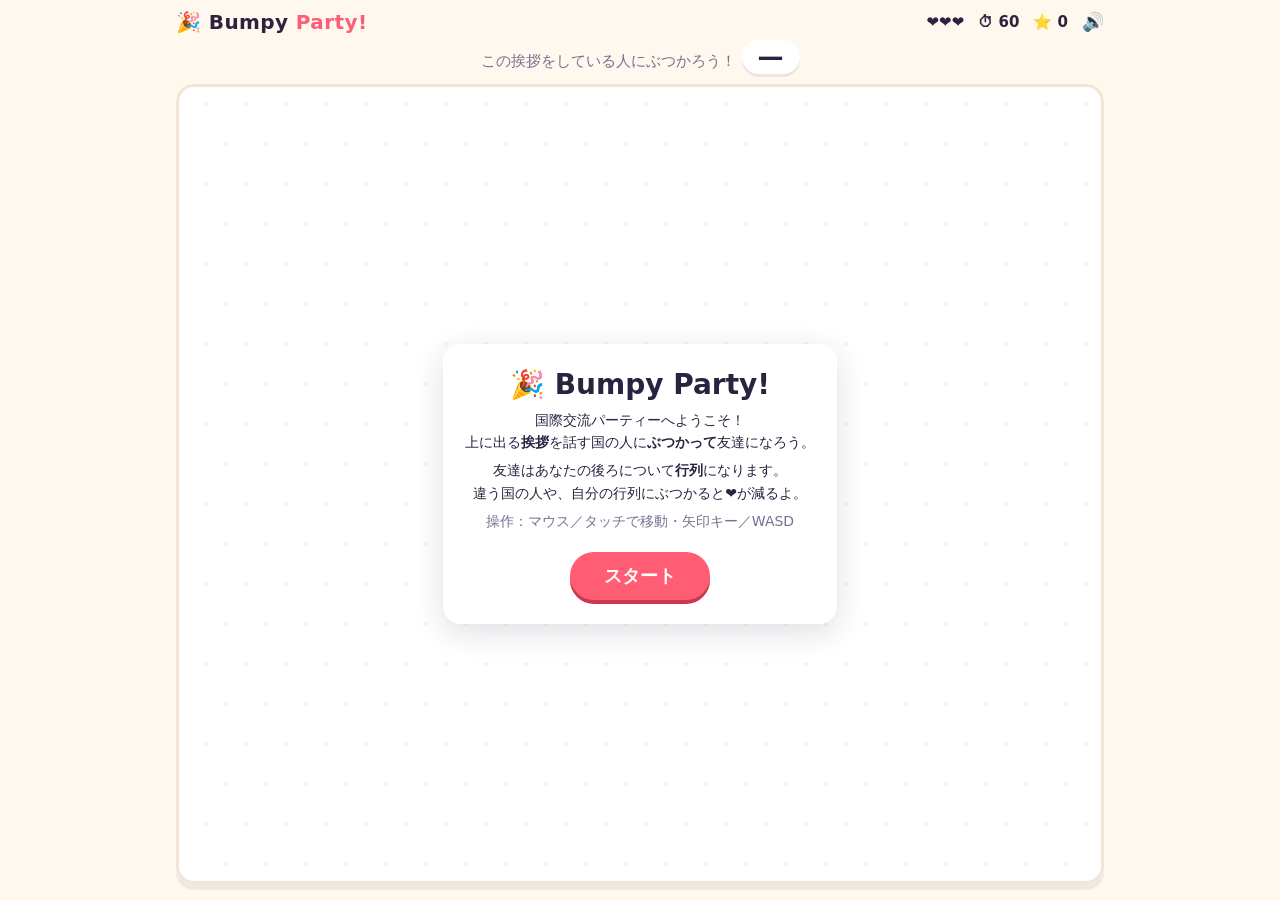
<file: party/index.html>
<!DOCTYPE html>
<html lang="ja">
<head>
<meta charset="UTF-8">
<meta name="viewport" content="width=device-width, initial-scale=1, maximum-scale=1, user-scalable=no">
<title>Bumpy Party!</title>
<style>
  :root {
    --bg: #fff8ef;
    --ink: #2b2240;
    --accent: #ff5d73;
    --sub: #7a6f8f;
    --panel: #ffffff;
  }
  * { box-sizing: border-box; }
  html, body { margin: 0; height: 100%; background: var(--bg); color: var(--ink);
    font-family: "Hiragino Maru Gothic ProN", "Rounded Mplus 1c", "Yu Gothic", system-ui, sans-serif; }
  body { display: flex; flex-direction: column; align-items: center; overflow: hidden; touch-action: none; }
  header { width: 100%; max-width: 960px; padding: 10px 16px 6px; display: flex; gap: 12px; align-items: center; justify-content: space-between; }
  header h1 { font-size: 20px; margin: 0; letter-spacing: .02em; }
  header h1 span { color: var(--accent); }
  .hud { display: flex; gap: 14px; font-weight: bold; font-size: 15px; align-items: center; }
  .hud button { border: 0; background: none; font-size: 18px; cursor: pointer; padding: 0; }
  #prompt { width: 100%; max-width: 960px; padding: 0 16px 8px; text-align: center; font-size: 15px; color: var(--sub); min-height: 44px; }
  #prompt b { display: inline-block; font-size: 26px; color: var(--ink); background: var(--panel); padding: 2px 16px; border-radius: 999px; box-shadow: 0 3px 0 rgba(0,0,0,.08); margin-left: 6px; }
  #wrap { position: relative; width: calc(100% - 32px); max-width: 928px; flex: 1; margin-bottom: 16px; min-height: 0; }
  canvas { width: 100%; height: 100%; display: block; background: #fff; border-radius: 18px; box-shadow: 0 6px 0 rgba(0,0,0,.06), inset 0 0 0 3px #f1e6d6; }
  .overlay { position: absolute; inset: 0; display: flex; align-items: center; justify-content: center; text-align: center; padding: 16px; }
  .card { background: var(--panel); border-radius: 18px; padding: 24px 22px; max-width: 420px; box-shadow: 0 8px 30px rgba(43,34,64,.15); }
  .card h2 { margin: 0 0 8px; font-size: 28px; }
  .card p { margin: 6px 0; line-height: 1.6; font-size: 14px; }
  .card .big { font-size: 40px; font-weight: bold; color: var(--accent); margin: 4px 0; }
  .card button { margin-top: 14px; font: inherit; font-weight: bold; font-size: 18px; border: 0; border-radius: 999px; padding: 12px 34px; background: var(--accent); color: #fff; cursor: pointer; box-shadow: 0 4px 0 #c9384d; }
  .card button:active { transform: translateY(3px); box-shadow: 0 1px 0 #c9384d; }
  .hidden { display: none; }
  @media (max-width: 520px) { header h1 { font-size: 16px; } .hud { gap: 8px; font-size: 13px; } #prompt b { font-size: 20px; } }
</style>
</head>
<body>
<header>
  <h1>🎉 Bumpy <span>Party!</span></h1>
  <div class="hud">
    <span id="hearts">❤️❤️❤️</span>
    <span>⏱ <span id="time">60</span></span>
    <span>⭐ <span id="score">0</span></span>
    <button id="mute" title="サウンド">🔊</button>
  </div>
</header>
<div id="prompt">この挨拶をしている人にぶつかろう！<b id="greeting">—</b></div>
<div id="wrap">
  <canvas id="c"></canvas>
  <div class="overlay" id="startScreen">
    <div class="card">
      <h2>🎉 Bumpy Party!</h2>
      <p>国際交流パーティーへようこそ！<br>
      上に出る<b>挨拶</b>を話す国の人に<b>ぶつかって</b>友達になろう。</p>
      <p>友達はあなたの後ろについて<b>行列</b>になります。<br>
      違う国の人や、自分の行列にぶつかると❤️が減るよ。</p>
      <p style="color:var(--sub)">操作：マウス／タッチで移動・矢印キー／WASD</p>
      <button id="startBtn">スタート</button>
    </div>
  </div>
  <div class="overlay hidden" id="endScreen">
    <div class="card">
      <h2 id="endTitle">パーティー終了！</h2>
      <div class="big" id="finalScore">0</div>
      <p id="endDetail"></p>
      <p id="best" style="color:var(--sub)"></p>
      <button id="retryBtn">もう一回</button>
    </div>
  </div>
</div>

<script>
(() => {
  const COUNTRIES = [
    { name: 'フランス', hello: 'Bonjour!', color: '#4f6bed' },
    { name: 'スペイン', hello: '¡Hola!', color: '#f2a516' },
    { name: 'ドイツ', hello: 'Hallo!', color: '#3b3b3b' },
    { name: 'イタリア', hello: 'Ciao!', color: '#2fa35b' },
    { name: '中国', hello: '你好!', color: '#e23b3b' },
    { name: '韓国', hello: '안녕하세요!', color: '#3a7bd5' },
    { name: 'ブラジル', hello: 'Olá!', color: '#1fae6a' },
    { name: 'アメリカ', hello: 'Hello!', color: '#2c4a9a' },
    { name: 'ロシア', hello: 'Привет!', color: '#8a5cf5' },
    { name: 'タイ', hello: 'สวัสดี!', color: '#d64f9c' },
    { name: 'インド', hello: 'नमस्ते!', color: '#ff8a2b' },
    { name: 'ケニア', hello: 'Jambo!', color: '#9b3d22' },
    { name: 'トルコ', hello: 'Merhaba!', color: '#c7213a' },
    { name: 'ベトナム', hello: 'Xin chào!', color: '#d9a400' },
    { name: 'エジプト', hello: 'مرحبا!', color: '#b08a4a' },
    { name: 'スウェーデン', hello: 'Hej!', color: '#2a8fd6' },
  ];
  const GAME_TIME = 60, MAX_HEARTS = 3, R = 18, SEG_GAP = 26;

  const canvas = document.getElementById('c');
  const ctx = canvas.getContext('2d');
  const $ = id => document.getElementById(id);
  let W = 0, H = 0, dpr = 1;

  function resize() {
    const rect = canvas.getBoundingClientRect();
    dpr = Math.min(window.devicePixelRatio || 1, 2);
    W = rect.width; H = rect.height;
    canvas.width = W * dpr; canvas.height = H * dpr;
    ctx.setTransform(dpr, 0, 0, dpr, 0, 0);
  }
  window.addEventListener('resize', resize);
  resize();

  // ---------- sound ----------
  let audio = null, muted = false;
  function beep(freqs, dur = 0.09, type = 'triangle', vol = 0.12) {
    if (muted) return;
    try {
      audio = audio || new (window.AudioContext || window.webkitAudioContext)();
      freqs.forEach((f, i) => {
        const o = audio.createOscillator(), g = audio.createGain();
        const t = audio.currentTime + i * dur;
        o.type = type; o.frequency.value = f;
        g.gain.setValueAtTime(vol, t);
        g.gain.exponentialRampToValueAtTime(0.001, t + dur * 1.6);
        o.connect(g).connect(audio.destination);
        o.start(t); o.stop(t + dur * 1.7);
      });
    } catch (e) {}
  }
  $('mute').onclick = () => { muted = !muted; $('mute').textContent = muted ? '🔇' : '🔊'; };

  // ---------- input ----------
  const keys = {};
  let pointer = null;
  addEventListener('keydown', e => { keys[e.key.toLowerCase()] = true; if (e.key.startsWith('Arrow')) e.preventDefault(); });
  addEventListener('keyup', e => { keys[e.key.toLowerCase()] = false; });
  function setPointer(e) {
    const r = canvas.getBoundingClientRect();
    pointer = { x: e.clientX - r.left, y: e.clientY - r.top };
  }
  canvas.addEventListener('pointerdown', e => { setPointer(e); canvas.setPointerCapture(e.pointerId); });
  canvas.addEventListener('pointermove', e => { if (e.pointerType === 'mouse' || e.buttons) setPointer(e); });
  canvas.addEventListener('pointerup', e => { if (e.pointerType !== 'mouse') pointer = null; });
  canvas.addEventListener('pointerleave', () => { pointer = null; });

  // ---------- state ----------
  let state = 'title', player, guests, trail, friends, target, score, combo, bestCombo, hearts, timeLeft,
      invuln, particles, popups, lastT, shake;

  const rand = (a, b) => a + Math.random() * (b - a);
  const pick = arr => arr[Math.floor(Math.random() * arr.length)];
  const dist = (a, b) => Math.hypot(a.x - b.x, a.y - b.y);

  function makeGuest(country) {
    let x, y, tries = 0;
    do { x = rand(R * 2, W - R * 2); y = rand(R * 2, H - R * 2); tries++; }
    while (player && dist({ x, y }, player) < 140 && tries < 30);
    const a = rand(0, Math.PI * 2);
    return { x, y, vx: Math.cos(a), vy: Math.sin(a), country, wobble: rand(0, 6), pop: 0 };
  }

  function guestCount() { return Math.min(5 + Math.floor(friends.length / 3), 10); }

  function pickTarget() {
    const present = [...new Set(guests.map(g => g.country))];
    const choices = present.filter(c => c !== target);
    target = pick(choices.length ? choices : present);
    const el = $('greeting');
    el.textContent = target.hello;
    el.animate([{ transform: 'scale(1.35)' }, { transform: 'scale(1)' }], { duration: 250, easing: 'ease-out' });
  }

  function fillGuests() {
    while (guests.length < guestCount()) {
      // keep countries mostly distinct so the puzzle stays fair
      const used = new Set(guests.map(g => g.country));
      const pool = COUNTRIES.filter(c => !used.has(c));
      guests.push(makeGuest(pick(pool.length ? pool : COUNTRIES)));
    }
  }

  function start() {
    resize();
    player = { x: W / 2, y: H / 2, vx: 0, vy: 0, face: 0 };
    guests = []; friends = []; trail = []; particles = []; popups = [];
    target = null; score = 0; combo = 1; bestCombo = 1; hearts = MAX_HEARTS;
    timeLeft = GAME_TIME; invuln = 0; shake = 0;
    fillGuests(); pickTarget();
    $('startScreen').classList.add('hidden');
    $('endScreen').classList.add('hidden');
    state = 'play';
    lastT = performance.now();
    beep([523, 659, 784]);
  }

  function end() {
    state = 'over';
    let best = 0;
    try { best = +localStorage.getItem('bumpy-best') || 0; } catch (e) {}
    const isBest = score > best;
    if (isBest) { best = score; try { localStorage.setItem('bumpy-best', score); } catch (e) {} }
    $('endTitle').textContent = hearts <= 0 ? 'ちょっと疲れちゃった…' : 'パーティー終了！';
    $('finalScore').textContent = score;
    $('endDetail').innerHTML = `友達 <b>${friends.length}</b> 人 ・ 最大コンボ <b>×${bestCombo}</b><br>${rank()}`;
    $('best').textContent = isBest ? '🏆 ベスト更新！' : `ベスト: ${best}`;
    $('endScreen').classList.remove('hidden');
    beep(hearts <= 0 ? [392, 330, 262] : [523, 659, 784, 1047], 0.12);
  }

  function rank() {
    const n = friends.length;
    if (n >= 25) return '称号：🌍 パーティーの主役';
    if (n >= 15) return '称号：✈️ 世界の人気者';
    if (n >= 8) return '称号：🤝 交流上手';
    if (n >= 3) return '称号：🙂 はじめの一歩';
    return '称号：🫣 壁の花';
  }

  function burst(x, y, color, n = 16) {
    for (let i = 0; i < n; i++) {
      const a = rand(0, Math.PI * 2), s = rand(60, 260);
      particles.push({ x, y, vx: Math.cos(a) * s, vy: Math.sin(a) * s, life: rand(.4, .8), color, size: rand(3, 6) });
    }
  }
  function popup(x, y, text, color) { popups.push({ x, y, text, color, life: 1.1 }); }

  function hurt(x, y, msg) {
    hearts--; combo = 1; invuln = 1.2; shake = 10;
    popup(x, y, msg, '#e23b3b');
    beep([220, 160], 0.12, 'square', 0.08);
    if (navigator.vibrate) navigator.vibrate(80);
    if (hearts <= 0) end();
  }

  // ---------- update ----------
  function update(dt) {
    timeLeft -= dt;
    if (timeLeft <= 0) { timeLeft = 0; end(); return; }
    invuln = Math.max(0, invuln - dt);
    shake = Math.max(0, shake - dt * 40);

    // player movement
    const speed = 260;
    let ax = 0, ay = 0;
    if (keys['arrowleft'] || keys['a']) ax -= 1;
    if (keys['arrowright'] || keys['d']) ax += 1;
    if (keys['arrowup'] || keys['w']) ay -= 1;
    if (keys['arrowdown'] || keys['s']) ay += 1;
    let tvx = 0, tvy = 0;
    if (ax || ay) {
      const l = Math.hypot(ax, ay); tvx = ax / l * speed; tvy = ay / l * speed;
    } else if (pointer) {
      const dx = pointer.x - player.x, dy = pointer.y - player.y, l = Math.hypot(dx, dy);
      if (l > 4) { const s = Math.min(speed, l * 6); tvx = dx / l * s; tvy = dy / l * s; }
    }
    const k = 1 - Math.exp(-dt * 12);
    player.vx += (tvx - player.vx) * k; player.vy += (tvy - player.vy) * k;
    player.x = Math.max(R, Math.min(W - R, player.x + player.vx * dt));
    player.y = Math.max(R, Math.min(H - R, player.y + player.vy * dt));
    if (Math.hypot(player.vx, player.vy) > 20) player.face = Math.atan2(player.vy, player.vx);

    // trail -> friends follow along the path
    const last = trail[0];
    if (!last || dist(last, player) > 3) trail.unshift({ x: player.x, y: player.y });
    trail.length = Math.min(trail.length, Math.ceil((friends.length + 2) * SEG_GAP / 3) + 20);
    friends.forEach((f, i) => {
      const p = trail[Math.min(trail.length - 1, Math.round((i + 1) * SEG_GAP / 3))];
      if (p) { f.x += (p.x - f.x) * 0.5; f.y += (p.y - f.y) * 0.5; }
    });

    // bumping into your own conga line
    if (!invuln) {
      for (let i = 3; i < friends.length; i++) {
        if (dist(friends[i], player) < R * 1.5) {
          const lost = friends.splice(i);
          lost.forEach(f => burst(f.x, f.y, f.country.color, 6));
          hurt(player.x, player.y - 30, `列が崩れた！ -${lost.length}人`);
          break;
        }
      }
    }
    if (state !== 'play') return;

    // guests wander
    const gs = 50 + Math.min(friends.length * 4, 90);
    guests.forEach(g => {
      g.wobble += dt * 2;
      const a = Math.atan2(g.vy, g.vx) + Math.sin(g.wobble) * dt * 1.5;
      g.vx = Math.cos(a); g.vy = Math.sin(a);
      g.x += g.vx * gs * dt; g.y += g.vy * gs * dt;
      if (g.x < R) { g.x = R; g.vx = Math.abs(g.vx); }
      if (g.x > W - R) { g.x = W - R; g.vx = -Math.abs(g.vx); }
      if (g.y < R) { g.y = R; g.vy = Math.abs(g.vy); }
      if (g.y > H - R) { g.y = H - R; g.vy = -Math.abs(g.vy); }
      g.pop = Math.max(0, g.pop - dt * 4);
    });

    // bump guests
    for (let i = guests.length - 1; i >= 0; i--) {
      const g = guests[i];
      if (dist(g, player) > R * 2) continue;
      if (g.country === target) {
        guests.splice(i, 1);
        const gain = 10 * combo;
        score += gain;
        popup(g.x, g.y - 26, `${g.country.hello} +${gain}`, g.country.color);
        burst(g.x, g.y, g.country.color, 22);
        friends.push({ x: g.x, y: g.y, country: g.country });
        combo++; bestCombo = Math.max(bestCombo, combo);
        timeLeft = Math.min(GAME_TIME, timeLeft + 1.5);
        beep([660 + combo * 20, 880 + combo * 20], 0.07);
        fillGuests(); pickTarget();
      } else if (!invuln) {
        // knock the wrong guest away
        const dx = g.x - player.x, dy = g.y - player.y, l = Math.hypot(dx, dy) || 1;
        g.vx = dx / l; g.vy = dy / l; g.x += g.vx * 20; g.y += g.vy * 20; g.pop = 1;
        hurt(g.x, g.y - 26, `人違い！ (${g.country.name})`);
        if (state !== 'play') return;
      }
    }

    particles.forEach(p => { p.x += p.vx * dt; p.y += p.vy * dt; p.vx *= .92; p.vy *= .92; p.life -= dt; });
    particles = particles.filter(p => p.life > 0);
    popups.forEach(p => { p.y -= 40 * dt; p.life -= dt; });
    popups = popups.filter(p => p.life > 0);
  }

  // ---------- draw ----------
  function drawPerson(x, y, color, opts = {}) {
    const r = opts.r || R;
    ctx.save();
    ctx.translate(x, y);
    if (opts.scale) ctx.scale(opts.scale, opts.scale);
    ctx.fillStyle = 'rgba(0,0,0,.08)';
    ctx.beginPath(); ctx.ellipse(0, r * .9, r * .9, r * .3, 0, 0, Math.PI * 2); ctx.fill();
    ctx.fillStyle = color;
    ctx.beginPath(); ctx.arc(0, 0, r, 0, Math.PI * 2); ctx.fill();
    if (opts.ring) { ctx.lineWidth = 3; ctx.strokeStyle = opts.ring; ctx.stroke(); }
    const fx = Math.cos(opts.face || 0) * 3, fy = Math.sin(opts.face || 0) * 3;
    ctx.fillStyle = '#fff';
    ctx.beginPath(); ctx.arc(-6 + fx, -3 + fy, 4.5, 0, Math.PI * 2); ctx.arc(6 + fx, -3 + fy, 4.5, 0, Math.PI * 2); ctx.fill();
    ctx.fillStyle = '#222';
    ctx.beginPath(); ctx.arc(-6 + fx * 1.4, -3 + fy * 1.4, 2.2, 0, Math.PI * 2); ctx.arc(6 + fx * 1.4, -3 + fy * 1.4, 2.2, 0, Math.PI * 2); ctx.fill();
    ctx.strokeStyle = 'rgba(255,255,255,.9)'; ctx.lineWidth = 2; ctx.lineCap = 'round';
    ctx.beginPath();
    if (opts.sad) ctx.arc(fx, 10 + fy, 5, Math.PI * 1.15, Math.PI * 1.85);
    else ctx.arc(fx, 4 + fy, 6, Math.PI * .15, Math.PI * .85);
    ctx.stroke();
    ctx.restore();
  }

  function label(x, y, text, color) {
    ctx.font = 'bold 12px system-ui, sans-serif';
    const w = ctx.measureText(text).width + 12;
    ctx.fillStyle = 'rgba(255,255,255,.92)';
    ctx.beginPath(); ctx.roundRect ? ctx.roundRect(x - w / 2, y - 10, w, 19, 9) : ctx.rect(x - w / 2, y - 10, w, 19); ctx.fill();
    ctx.fillStyle = color; ctx.textAlign = 'center'; ctx.textBaseline = 'middle';
    ctx.fillText(text, x, y);
  }

  function draw() {
    ctx.save();
    ctx.clearRect(0, 0, W, H);
    if (shake) ctx.translate(rand(-shake, shake), rand(-shake, shake));

    // floor: confetti dots
    ctx.fillStyle = '#fbf3e7';
    for (let x = 20; x < W; x += 40) for (let y = 20; y < H; y += 40) {
      ctx.beginPath(); ctx.arc(x + ((y / 40) % 2) * 20, y, 2, 0, Math.PI * 2); ctx.fill();
    }

    if (state === 'title') { ctx.restore(); return; }

    // conga line
    if (friends.length) {
      ctx.strokeStyle = 'rgba(255,93,115,.18)'; ctx.lineWidth = 10; ctx.lineJoin = ctx.lineCap = 'round';
      ctx.beginPath(); ctx.moveTo(player.x, player.y);
      friends.forEach(f => ctx.lineTo(f.x, f.y));
      ctx.stroke();
    }
    for (let i = friends.length - 1; i >= 0; i--) {
      const f = friends[i];
      drawPerson(f.x, f.y, f.country.color, { r: R * .8, scale: 1 + Math.sin(performance.now() / 150 + i) * .05 });
    }

    guests.forEach(g => {
      const isT = g.country === target;
      drawPerson(g.x, g.y, g.country.color, { face: Math.atan2(g.vy, g.vx), sad: g.pop > 0, scale: 1 + g.pop * .2 });
      label(g.x, g.y - R - 12, g.country.name, g.country.color);
    });

    // player
    const blink = invuln && Math.floor(invuln * 10) % 2;
    if (!blink) drawPerson(player.x, player.y, '#ff5d73', { r: R + 2, face: player.face, ring: '#fff', sad: invuln > 0 });
    label(player.x, player.y + R + 16, 'あなた', '#ff5d73');

    particles.forEach(p => {
      ctx.globalAlpha = Math.min(1, p.life * 2);
      ctx.fillStyle = p.color;
      ctx.fillRect(p.x - p.size / 2, p.y - p.size / 2, p.size, p.size);
    });
    ctx.globalAlpha = 1;
    popups.forEach(p => {
      ctx.globalAlpha = Math.min(1, p.life * 2);
      ctx.font = 'bold 18px system-ui, sans-serif';
      ctx.textAlign = 'center'; ctx.lineWidth = 4; ctx.strokeStyle = '#fff';
      ctx.strokeText(p.text, p.x, p.y); ctx.fillStyle = p.color; ctx.fillText(p.text, p.x, p.y);
    });
    ctx.globalAlpha = 1;

    if (combo > 2) {
      ctx.font = 'bold 16px system-ui, sans-serif'; ctx.textAlign = 'right'; ctx.textBaseline = 'top';
      ctx.fillStyle = '#ff5d73'; ctx.fillText(`COMBO ×${combo}`, W - 14, 12);
    }
    ctx.restore();
  }

  function hud() {
    $('hearts').textContent = '❤️'.repeat(Math.max(0, hearts)) + '🤍'.repeat(MAX_HEARTS - Math.max(0, hearts));
    $('time').textContent = Math.ceil(timeLeft);
    $('time').style.color = timeLeft < 10 ? '#e23b3b' : '';
    $('score').textContent = score;
  }

  function loop(t) {
    if (state === 'play') {
      const dt = Math.min(0.05, (t - lastT) / 1000);
      update(dt);
      hud();
    }
    lastT = t;
    draw();
    requestAnimationFrame(loop);
  }

  $('startBtn').onclick = start;
  $('retryBtn').onclick = start;
  addEventListener('keydown', e => { if (e.key === 'Enter' && state !== 'play') start(); });
  requestAnimationFrame(loop);
})();
</script>
</body>
</html>
</file>
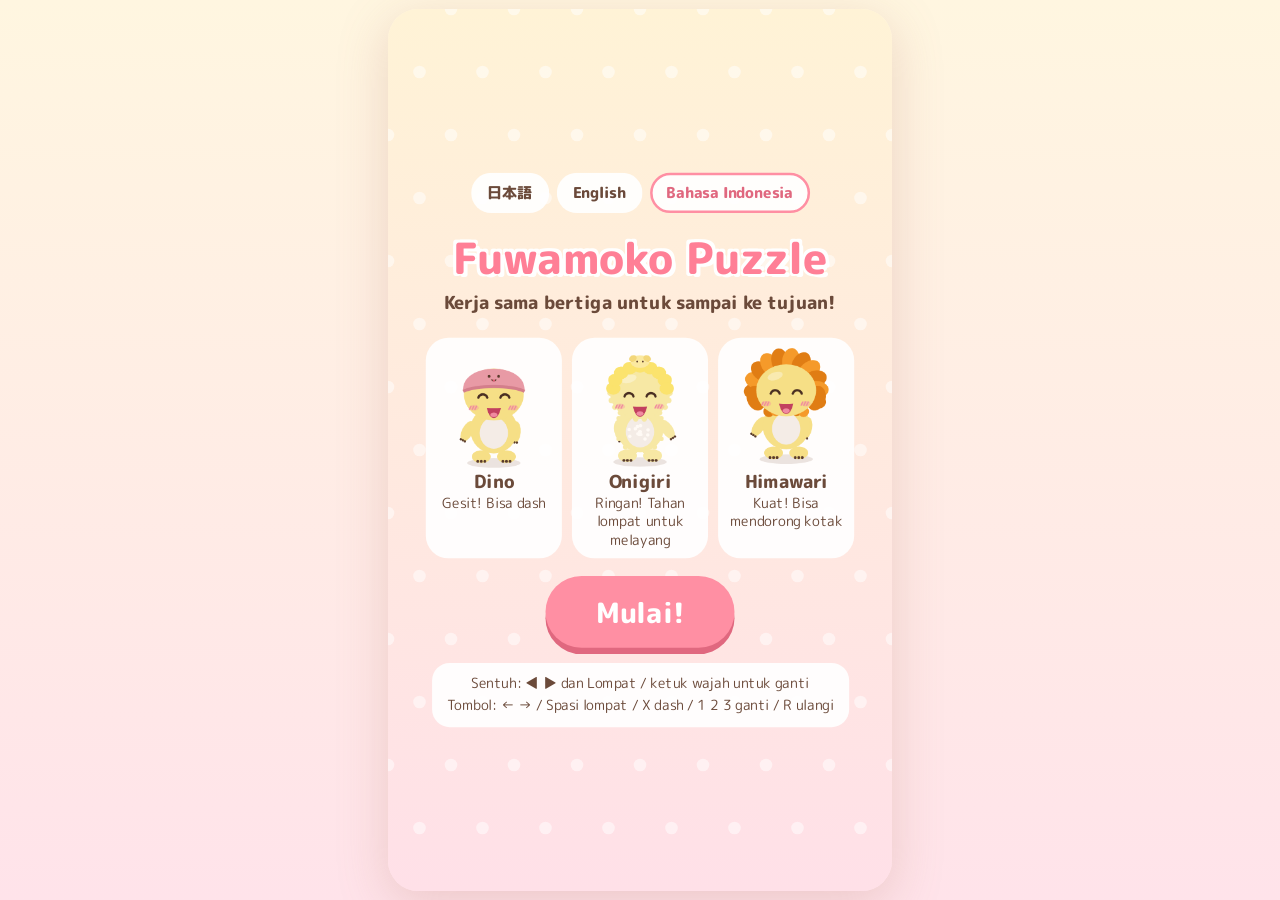
<file: puzzle/index.html>
<!DOCTYPE html>
<html lang="id">
<head>
<meta charset="UTF-8">
<meta name="viewport" content="width=device-width, initial-scale=1, maximum-scale=1, user-scalable=no">
<title>Fuwamoko Puzzle</title>
<link rel="preconnect" href="https://fonts.googleapis.com">
<link href="https://fonts.googleapis.com/css2?family=M+PLUS+Rounded+1c:wght@500;800&display=swap" rel="stylesheet">
<style>
  :root {
    --bg1: #fff6e0;
    --bg2: #ffe3ea;
    --ink: #6b4a3a;
    --accent: #ff8fa3;
    --accent-dark: #e0687f;
    --card: rgba(255, 255, 255, 0.92);
  }
  * { box-sizing: border-box; -webkit-tap-highlight-color: transparent; }
  html, body {
    margin: 0; height: 100%; overflow: hidden;
    background: linear-gradient(180deg, var(--bg1), var(--bg2));
    color: var(--ink);
    font-family: "M PLUS Rounded 1c", "Hiragino Maru Gothic ProN", sans-serif;
    touch-action: none; user-select: none; -webkit-user-select: none;
  }
  #wrap { position: fixed; inset: 0; display: flex; justify-content: center; align-items: center; }
  #frame { position: relative; }
  #stage { position: absolute; left: 0; top: 0; width: 400px; height: 700px; transform-origin: 0 0;
           border-radius: 24px; overflow: hidden; box-shadow: 0 10px 40px rgba(180, 120, 100, 0.25); }
  canvas#game { position: absolute; inset: 0; width: 400px; height: 700px; display: block; }
  .hidden { display: none !important; }
  button { font-family: inherit; color: var(--ink); cursor: pointer; }

  /* HUD */
  #hud { position: absolute; left: 0; right: 0; top: 0; height: 64px; display: flex; align-items: center;
         justify-content: space-between; padding: 8px 10px; pointer-events: none; }
  #hud > * { pointer-events: auto; }
  #faces { display: flex; gap: 6px; }
  .face { width: 48px; height: 48px; border-radius: 50%; border: 3px solid rgba(255,255,255,.9);
          background: rgba(255,255,255,.75); padding: 0; position: relative; }
  .face canvas { width: 42px; height: 42px; display: block; border-radius: 50%; }
  .face.on { border-color: var(--accent); box-shadow: 0 0 0 3px rgba(255,143,163,.35); }
  .face .k { position: absolute; right: -4px; bottom: -4px; font-size: 10px; font-weight: 800; background: #fff;
             border-radius: 8px; padding: 0 4px; line-height: 14px; }
  #hudRight { display: flex; gap: 6px; align-items: center; }
  #stageLabel { font-size: 12px; font-weight: 800; background: rgba(255,255,255,.8); border-radius: 999px; padding: 4px 10px; }
  .round { width: 38px; height: 38px; border-radius: 50%; border: none; background: rgba(255,255,255,.85);
           font-size: 18px; font-weight: 800; }

  /* パッド */
  #pad { position: absolute; left: 0; right: 0; bottom: 0; height: 130px; background: rgba(255,255,255,.55);
         backdrop-filter: blur(4px); -webkit-backdrop-filter: blur(4px);
         display: flex; align-items: center; justify-content: space-between; padding: 0 14px; }
  .pbtn { border: none; border-radius: 50%; background: #fff; box-shadow: 0 4px 0 rgba(107,74,58,.18);
          font-weight: 800; touch-action: none; display: flex; align-items: center; justify-content: center; }
  .pbtn.down { transform: translateY(3px); box-shadow: 0 1px 0 rgba(107,74,58,.18); background: #ffe7ec; }
  #leftBtn, #rightBtn { width: 72px; height: 72px; font-size: 26px; }
  #moveBtns, #actBtns { display: flex; gap: 10px; align-items: center; }
  #jumpBtn { width: 84px; height: 84px; font-size: 15px; background: var(--accent); color: #fff; box-shadow: 0 4px 0 var(--accent-dark); }
  #jumpBtn.down { background: #ff7590; box-shadow: 0 1px 0 var(--accent-dark); }
  #dashBtn { width: 64px; height: 64px; font-size: 13px; background: #f9b23a; color: #fff; box-shadow: 0 4px 0 #d98c12; }
  #dashBtn.down { box-shadow: 0 1px 0 #d98c12; }
  #ability { position: absolute; left: 50%; top: 8px; transform: translateX(-50%); font-size: 11px; font-weight: 800;
             white-space: nowrap; background: rgba(255,255,255,.85); border-radius: 999px; padding: 2px 10px; }

  /* 画面 */
  .screen { position: absolute; inset: 0; display: flex; flex-direction: column; align-items: center;
            justify-content: center; text-align: center; padding: 16px; }
  .dim { background: rgba(255, 246, 236, .55); }
  h1 { margin: 0 0 6px; font-size: 34px; font-weight: 800; color: #ff7f96; line-height: 1.15;
       text-shadow: 3px 3px 0 #fff, -2px -2px 0 #fff, 2px -2px 0 #fff, -2px 2px 0 #fff; }
  .sub { margin: 0 0 14px; font-size: 14px; font-weight: 800; }
  .langs { display: flex; gap: 6px; margin-bottom: 16px; }
  .langs button { font-size: 12px; font-weight: 800; background: var(--card); border: 2px solid transparent;
                  border-radius: 999px; padding: 5px 11px; }
  .langs button.on { border-color: var(--accent); color: var(--accent-dark); }
  .card { background: var(--card); border-radius: 22px; padding: 18px 20px; max-width: 360px; width: 100%; }
  .big { font-size: 22px; font-weight: 800; color: #fff; background: var(--accent); border: none; border-radius: 999px;
         padding: 12px 40px; box-shadow: 0 5px 0 var(--accent-dark); margin-top: 8px; }
  .big:active { transform: translateY(4px); box-shadow: 0 1px 0 var(--accent-dark); }
  .big.small { font-size: 15px; padding: 8px 22px; }
  .big.gray { background: #b9a08f; box-shadow: 0 5px 0 #8f7767; }
  .team { display: flex; gap: 8px; justify-content: center; margin: 4px 0 6px; }
  .member { width: 108px; background: var(--card); border-radius: 18px; padding: 4px 4px 8px; }
  .member canvas { width: 96px; height: 100px; display: block; margin: 0 auto; }
  .member .n { font-weight: 800; font-size: 14px; }
  .member .a { font-size: 11px; min-height: 2.6em; line-height: 1.3; }
  .grid { display: grid; grid-template-columns: repeat(3, 1fr); gap: 10px; margin: 10px 0; }
  .lv { background: #fff; border: 3px solid #ffd0da; border-radius: 16px; padding: 10px 4px; font-weight: 800; font-size: 22px; }
  .lv small { display: block; font-size: 10px; min-height: 2.4em; line-height: 1.2; margin-top: 2px; }
  .lv .m { font-size: 12px; min-height: 1.2em; display: block; }
  .lv.locked { opacity: .45; }
  .lv.done { border-color: var(--accent); }
  .hint { font-size: 14px; line-height: 1.7; margin: 8px 0; }
  .help { font-size: 11px; line-height: 1.6; margin-top: 12px; background: var(--card); border-radius: 14px; padding: 8px 12px; }
  .ttl { font-size: 26px; font-weight: 800; color: #ff7f96; }
  .toast { position: absolute; left: 50%; top: 74px; transform: translateX(-50%); background: rgba(107,74,58,.88);
           color: #fff; padding: 6px 14px; border-radius: 999px; font-size: 13px; font-weight: 800; white-space: nowrap; }
</style>
</head>
<body>
<div id="wrap"><div id="frame"><div id="stage">
  <canvas id="game"></canvas>

  <div id="hud" class="hidden">
    <div id="faces"></div>
    <div id="hudRight">
      <span id="stageLabel"></span>
      <button class="round" id="retryBtn" aria-label="retry">↺</button>
      <button class="round" id="menuBtn" aria-label="menu">☰</button>
    </div>
  </div>

  <div id="pad" class="hidden">
    <div id="ability"></div>
    <div id="moveBtns">
      <button class="pbtn" id="leftBtn" aria-label="left">◀</button>
      <button class="pbtn" id="rightBtn" aria-label="right">▶</button>
    </div>
    <div id="actBtns">
      <button class="pbtn" id="dashBtn" data-i18n="dash"></button>
      <button class="pbtn" id="jumpBtn" data-i18n="jump"></button>
    </div>
  </div>
  <div id="toast" class="toast hidden"></div>

  <div id="title" class="screen">
    <div class="langs" id="langs">
      <button data-lang="ja">日本語</button>
      <button data-lang="en">English</button>
      <button data-lang="id">Bahasa Indonesia</button>
    </div>
    <h1 data-i18n="title"></h1>
    <p class="sub" data-i18n="subtitle"></p>
    <div class="team" id="team"></div>
    <button class="big" id="startBtn" data-i18n="start"></button>
    <div class="help"><span data-i18n="controls"></span><br><span data-i18n="keys"></span></div>
  </div>

  <div id="select" class="screen dim hidden">
    <div class="card">
      <div class="ttl" data-i18n="select"></div>
      <div class="grid" id="grid"></div>
      <button class="big small gray" id="toTitleBtn" data-i18n="toTitle"></button>
    </div>
  </div>

  <div id="intro" class="screen dim hidden">
    <div class="card">
      <div style="font-size:13px;font-weight:800;" id="introNum"></div>
      <div class="ttl" id="introName"></div>
      <div class="hint" id="introHint"></div>
      <button class="big" id="okBtn" data-i18n="ok"></button>
    </div>
  </div>

  <div id="clear" class="screen dim hidden">
    <div class="card">
      <div class="ttl" id="clearTitle"></div>
      <canvas id="clearCv" width="600" height="220" style="width:300px;height:110px;"></canvas>
      <div id="clearBerry" style="font-weight:800;margin:4px 0;"></div>
      <button class="big" id="nextBtn" data-i18n="next"></button><br>
      <button class="big small gray" id="clearSelBtn" data-i18n="toSelect"></button>
    </div>
  </div>
</div></div></div>

<script>
(() => {
  'use strict';

  const COL = {
    body: '#f6df86', bodyDark: '#e8c95e', belly: '#f4ece6',
    eyeIris: '#3f9a63', claw: '#5a3b2b', blush: '#f08aa0',
    pinkHat: '#e89aa5', pinkHatDark: '#d47e8b',
    mokoFur: '#f7e8a4', mokoHood: '#fbe36d',
    mane: '#f59a2a', maneDark: '#e07d14',
  };

  function ellipse(c, x, y, rx, ry, fill, rot = 0) {
    c.beginPath(); c.ellipse(x, y, rx, ry, rot, 0, Math.PI * 2);
    c.fillStyle = fill; c.fill();
  }

  // mood: 'normal' | 'happy' | 'ouch' | 'fever'
  function drawChar(c, type, x, y, s, t, mood = 'normal', armWave = 0) {
    c.save();
    c.translate(x, y);
    c.scale(s, s);
    const bob = Math.sin(t * 6) * 1.5;
    const furry = type === 'moko';
    const bodyCol = furry ? COL.mokoFur : COL.body;

    // 影
    ellipse(c, 0, 66, 34, 6, 'rgba(120,80,60,0.15)');

    // 足
    for (const sx of [-16, 16]) {
      ellipse(c, sx, 58, 12, 8, bodyCol);
      c.fillStyle = COL.claw;
      for (let i = -1; i <= 1; i++) { c.beginPath(); c.arc(sx + i * 4.5, 64, 1.8, 0, Math.PI * 2); c.fill(); }
    }

    c.translate(0, bob);

    // ライオンのたてがみ（後ろ）
    if (type === 'lion') {
      for (let i = 0; i < 11; i++) {
        const a = Math.PI + (i / 10) * Math.PI * 1.15 - 0.08;
        const r = 38;
        ellipse(c, Math.cos(a) * r, -22 + Math.sin(a) * r * 0.95, 16, 11, i % 2 ? COL.mane : COL.maneDark, a);
      }
      for (const sx of [-1, 1]) ellipse(c, sx * 38, -10, 12, 16, COL.maneDark, sx * 0.3);
    }

    // 腕
    const wave = Math.sin(t * 10) * 0.4 * armWave;
    for (const sx of [-1, 1]) {
      c.save();
      c.translate(sx * 28, 16);
      c.rotate(sx * (0.7 + (sx > 0 ? wave : -wave)) - (mood === 'happy' || mood === 'fever' ? sx * 0.9 : 0));
      ellipse(c, 0, 12, 7, 14, bodyCol);
      c.fillStyle = COL.claw;
      for (let i = -1; i <= 1; i++) { c.beginPath(); c.arc(i * 3, 25, 1.5, 0, Math.PI * 2); c.fill(); }
      c.restore();
    }

    // 体
    if (furry) fluffyEllipse(c, 0, 25, 30, 30, bodyCol, 14, 3);
    else ellipse(c, 0, 25, 30, 30, bodyCol);
    ellipse(c, 0, 29, 18, 20, COL.belly);
    if (furry) for (let i = 0; i < 14; i++) {
      const a = i * 2.4, r = (i % 5) * 3.5;
      ellipse(c, Math.cos(a) * r, 29 + Math.sin(a) * r * 1.1, 2.2, 2.2, '#fffaf5');
    }

    // ライオンのえり
    if (type === 'lion') {
      for (let i = 0; i < 6; i++) {
        const xx = -22 + i * 8.8;
        ellipse(c, xx, 4 + Math.abs(i - 2.5) * 1.2, 7, 7, i % 2 ? COL.mane : COL.maneDark);
      }
    }

    // 頭
    if (furry) fluffyEllipse(c, 0, -20, 38, 33, bodyCol, 22, 3.5);
    else ellipse(c, 0, -20, 38, 33, bodyCol);
    // 頭のハイライト
    ellipse(c, -14, -38, 10, 5, 'rgba(255,255,255,0.35)', -0.3);

    // ぼうし / フード
    if (type === 'pink') {
      c.beginPath();
      c.moveTo(-39, -24);
      c.bezierCurveTo(-42, -62, 42, -62, 39, -24);
      c.bezierCurveTo(20, -32, -20, -32, -39, -24);
      c.fillStyle = COL.pinkHat; c.fill();
      c.beginPath();
      c.moveTo(-39, -24); c.bezierCurveTo(-20, -32, 20, -32, 39, -24);
      c.lineWidth = 4; c.strokeStyle = COL.pinkHatDark; c.stroke();
      // ぼうしの小さなかお
      c.fillStyle = '#5a3b2b';
      c.beginPath(); c.arc(-6, -43, 1.8, 0, Math.PI * 2); c.arc(6, -43, 1.8, 0, Math.PI * 2); c.fill();
      c.beginPath(); c.moveTo(-3, -39); c.quadraticCurveTo(0, -35, 3, -39); c.lineWidth = 1.4; c.strokeStyle = '#5a3b2b'; c.stroke();
      ellipse(c, 0, -37.5, 1.6, 1.4, '#e05a70');
    } else if (type === 'moko') {
      for (let i = 0; i < 9; i++) {
        const a = Math.PI + (i / 8) * Math.PI;
        ellipse(c, Math.cos(a) * 34, -26 + Math.sin(a) * 28, 9, 8, COL.mokoHood);
      }
      // ちいさなおともだち（ねずみ風）
      ellipse(c, 0, -60, 12, 8, '#fbe9a0');
      ellipse(c, -9, -64, 5, 4, '#f3d77a', -0.5);
      ellipse(c, 9, -64, 5, 4, '#f3d77a', 0.5);
      c.fillStyle = '#5a3b2b';
      c.beginPath(); c.arc(-3.5, -60, 1.1, 0, Math.PI * 2); c.arc(3.5, -60, 1.1, 0, Math.PI * 2); c.fill();
    }

    // 目
    const eyeY = -16;
    if (mood === 'ouch') {
      c.strokeStyle = '#4a2f22'; c.lineWidth = 3; c.lineCap = 'round';
      for (const sx of [-1, 1]) {
        c.beginPath();
        const k = -sx, ex = sx * 14;
        c.moveTo(ex - 5 * k, eyeY - 5); c.lineTo(ex + 5 * k, eyeY); c.lineTo(ex - 5 * k, eyeY + 5);
        c.stroke();
      }
    } else if (mood === 'happy') {
      c.strokeStyle = '#4a2f22'; c.lineWidth = 3; c.lineCap = 'round';
      for (const sx of [-1, 1]) {
        c.beginPath(); c.arc(sx * 14, eyeY + 2, 6, Math.PI * 1.1, Math.PI * 1.9); c.stroke();
      }
    } else {
      for (const sx of [-1, 1]) {
        ellipse(c, sx * 14, eyeY, 8, 9.5, '#fff');
        ellipse(c, sx * 14 + 1, eyeY + 0.5, 6.5, 7.5, COL.eyeIris);
        ellipse(c, sx * 14 + 1, eyeY + 1, 4, 5, '#1c1410');
        ellipse(c, sx * 14 + 3, eyeY - 3, 2.2, 2.6, '#fff');
        if (mood === 'fever') {
          c.fillStyle = '#fff6a0';
          star(c, sx * 14 - 1, eyeY + 3, 2.2, 1);
        }
      }
    }

    // ほっぺ
    c.strokeStyle = COL.blush; c.lineWidth = 1.6;
    for (const sx of [-1, 1]) {
      ellipse(c, sx * 25, -3, 6, 3.5, 'rgba(245,140,160,0.35)');
      for (let i = 0; i < 3; i++) {
        c.beginPath(); c.moveTo(sx * 25 - 4 + i * 3.5, -5); c.lineTo(sx * 25 - 6 + i * 3.5, -1); c.stroke();
      }
    }

    // 口
    c.lineCap = 'round';
    if (mood === 'ouch' || (type === 'lion' && mood === 'normal')) {
      ellipse(c, 0, 0, 4.5, 5.5, '#8a1f35');
    } else if (type === 'pink' || mood === 'happy' || mood === 'fever') {
      c.beginPath();
      c.moveTo(-9, -3); c.quadraticCurveTo(0, -2, 9, -3);
      c.quadraticCurveTo(6, 10, 0, 10); c.quadraticCurveTo(-6, 10, -9, -3);
      c.fillStyle = '#c2405f'; c.fill();
      ellipse(c, 0, 6, 4.5, 3, '#f08aa0');
    } else {
      c.beginPath(); c.moveTo(-6, -2); c.quadraticCurveTo(0, 4, 6, -2);
      c.strokeStyle = '#d4566f'; c.lineWidth = 2.2; c.stroke();
    }

    c.restore();
  }

  function fluffyEllipse(c, x, y, rx, ry, fill, n, bump) {
    ellipse(c, x, y, rx, ry, fill);
    for (let i = 0; i < n; i++) {
      const a = (i / n) * Math.PI * 2;
      ellipse(c, x + Math.cos(a) * rx, y + Math.sin(a) * ry, bump, bump, fill);
    }
  }

  function star(c, x, y, r, inner = 0.45) {
    c.beginPath();
    for (let i = 0; i < 10; i++) {
      const rr = i % 2 ? r * inner : r;
      const a = -Math.PI / 2 + i * Math.PI / 5;
      c.lineTo(x + Math.cos(a) * rr, y + Math.sin(a) * rr);
    }
    c.closePath(); c.fill();
  }


  // ---------- ことば ----------
  const NAMES = ['Dino', 'Onigiri', 'Himawari'];
  const I18N = {
    ja: {
      title: 'ふわもこパズル', subtitle: '3人で きょうりょくして ゴールを めざそう！', start: 'スタート！',
      select: 'ステージを えらんでね', toTitle: 'タイトルへ', stage: n => `ステージ ${n}`, ok: 'OK！',
      clear: 'クリア！', next: 'つぎへ', toSelect: 'ステージせんたく', allClear: 'ぜんぶ クリア！おめでとう！',
      heavy: 'おもい〜！', back: 'もどったよ', berryGot: '🍓 ゲット！', berryMiss: '🍓 は まだ…',
      jump: 'ジャンプ', dash: 'ダッシュ', goal: n => `ゴール ${n}/3`,
      controls: 'タッチ：◀ ▶ と ジャンプ ／ 顔を タップして こうたい',
      keys: 'キー：← → ／ スペース ジャンプ ／ X ダッシュ ／ 1 2 3 こうたい ／ R やりなおし',
      abilities: ['すばやい！ ダッシュできる', 'かるい！ 長押しで ふわふわ', 'ちからもち！ はこを おせる'],
      levels: [
        ['はこを おそう', 'ちからもちの Himawari は はこを おせるよ。はこを だんさの前まで おして、3人で のぼろう！'],
        ['かたぐるまタワー', 'ちからもちの Himawari の上に 2人で のって、さらに その上へ！ 3人タワーで かべを こえて、むこうの レバーを さわろう。'],
        ['ふわふわ わたり', 'Onigiri で 高いところから ジャンプして、そのまま 長押し！ ふわふわ わたって、レバーで はしを かけよう。'],
        ['いそげ Dino', 'スイッチを ふむと すこしだけ とびらが ひらくよ。すばやい Dino の ダッシュで かけぬけて、レバーを さわろう！'],
        ['みんなで ゴール', 'これまでの ちからを ぜんぶ つかおう！ ゴールの ボタンを だれかが ふんでいると、とびらが ひらくよ。'],
      ],
    },
    en: {
      title: 'Fuwamoko Puzzle', subtitle: 'Work together to reach the goal!', start: 'Start!',
      select: 'Choose a stage', toTitle: 'Title', stage: n => `Stage ${n}`, ok: 'OK!',
      clear: 'Clear!', next: 'Next', toSelect: 'Stages', allClear: 'All stages cleared! Congratulations!',
      heavy: 'Too heavy~!', back: 'Back to start', berryGot: '🍓 collected!', berryMiss: '🍓 not yet…',
      jump: 'Jump', dash: 'Dash', goal: n => `Goal ${n}/3`,
      controls: 'Touch: ◀ ▶ and Jump / tap a face to switch',
      keys: 'Keys: ← → / Space jump / X dash / 1 2 3 switch / R retry',
      abilities: ['Quick! Can dash', 'Light! Hold jump to float', 'Strong! Can push boxes'],
      levels: [
        ['Push the Box', 'Strong Himawari can push boxes. Push the box up to the step, then climb up together!'],
        ['Buddy Tower', 'Two buddies climb onto strong Himawari, then one climbs even higher! Make a 3-buddy tower to get over the wall and touch the lever.'],
        ['Float Across', 'Jump from up high with Onigiri and keep holding jump to float across! Then touch the lever to make a bridge.'],
        ['Hurry, Dino!', 'The switch opens the door for just a moment. Dash through with quick Dino and touch the lever!'],
        ['All Together', 'Use everything you have learned! The door stays open while someone stands on the button at the goal.'],
      ],
    },
    id: {
      title: 'Fuwamoko Puzzle', subtitle: 'Kerja sama bertiga untuk sampai ke tujuan!', start: 'Mulai!',
      select: 'Pilih tahap', toTitle: 'Ke judul', stage: n => `Tahap ${n}`, ok: 'Oke!',
      clear: 'Berhasil!', next: 'Lanjut', toSelect: 'Pilih tahap', allClear: 'Semua tahap selesai! Selamat!',
      heavy: 'Berat~!', back: 'Kembali ke awal', berryGot: '🍓 dapat!', berryMiss: '🍓 belum dapat…',
      jump: 'Lompat', dash: 'Dash', goal: n => `Tujuan ${n}/3`,
      controls: 'Sentuh: ◀ ▶ dan Lompat / ketuk wajah untuk ganti',
      keys: 'Tombol: ← → / Spasi lompat / X dash / 1 2 3 ganti / R ulangi',
      abilities: ['Gesit! Bisa dash', 'Ringan! Tahan lompat untuk melayang', 'Kuat! Bisa mendorong kotak'],
      levels: [
        ['Dorong Kotaknya', 'Himawari yang kuat bisa mendorong kotak. Dorong kotak sampai ke depan tangga, lalu naik bersama!'],
        ['Menara Teman', 'Dua teman naik ke atas Himawari yang kuat, lalu satu naik lebih tinggi! Buat menara bertiga untuk melewati tembok dan sentuh tuasnya.'],
        ['Melayang Menyeberang', 'Lompat dari tempat tinggi dengan Onigiri dan terus tahan tombol lompat untuk melayang! Lalu sentuh tuas untuk membuat jembatan.'],
        ['Cepat, Dino!', 'Saklar membuka pintu hanya sebentar. Dash lewat dengan Dino yang gesit, lalu sentuh tuasnya!'],
        ['Bersama-sama', 'Gunakan semua yang sudah kamu pelajari! Pintu tetap terbuka selama ada yang berdiri di tombol di tujuan.'],
      ],
    },
  };

  const store = {
    get(k) { try { return localStorage.getItem(k); } catch (e) { return null; } },
    set(k, v) { try { localStorage.setItem(k, v); } catch (e) {} }
  };
  let lang = store.get('fuwamoko-lang');
  if (!I18N[lang]) lang = 'id';   // はじめて開いたときはインドネシア語
  const T = () => I18N[lang];

  // ---------- ステージ ----------
  // # かべ  1 2 3 キャラ  B はこ  * いちご  G ゴール
  // 小文字 = しかけ（p ボタン / t タイマー / l レバー）、大文字 = とびら・はし
  const LEVELS = [
    { theme: 0, map: [
      '...............',
      '...............',
      '...............',
      '...............',
      '...............',
      '..........GGGG.',
      '....*....######',
      '.123..B..######',
      '###############',
    ], triggers: {}, doors: {}, bridges: {} },

    { theme: 1, map: [
      '...............',
      '...............',
      '...............',
      '...............',
      '...............',
      '....*..#.......',
      '.......#.......',
      '.123...M..l.GGG',
      '###############',
    ], triggers: { l: { type: 'lever', ch: 1 } }, doors: { M: 1 }, bridges: {} },

    { theme: 2, map: [
      '....................',
      '....................',
      '....................',
      '....................',
      '....................',
      '....................',
      '....................',
      '.........*..........',
      '.....#..............',
      '.123##.........l.GGG',
      '######XXXXXXX#######',
    ], triggers: { l: { type: 'lever', ch: 1 } }, doors: {}, bridges: { X: 1 } },

    { theme: 3, map: [
      '.............#......',
      '.............#......',
      '.............#......',
      '.............#......',
      '.............#......',
      '.........*...#......',
      '.............#......',
      '.............T......',
      '.123.t.......T.l.GGG',
      '####################',
    ], triggers: { t: { type: 'timer', ch: 1 }, l: { type: 'lever', ch: 1 } }, doors: { T: 1 }, bridges: {} },

    { theme: 4, map: [
      '.............................#....',
      '.............................#....',
      '.............................#....',
      '.............................#....',
      '.............................#....',
      '.............................#....',
      '.............................#....',
      '..............*..............#....',
      '.........##..................D....',
      '.123..B..##........l.t.......D.GpG',
      '###########XXXXXXX################',
    ], triggers: { l: { type: 'lever', ch: 2 }, t: { type: 'timer', ch: 1 }, p: { type: 'plate', ch: 1 } },
       doors: { D: 1 }, bridges: { X: 2 } },
  ];

  const THEMES = [
    { sky: ['#fff3d6', '#ffe0e8'], block: '#c9d3c4', dots: true },
    { sky: ['#fff0f3', '#ffe6d6'], block: '#f1cdd5', dots: true },
    { sky: ['#bfe4ff', '#eaf7ff'], block: '#d7e6f3', clouds: true },
    { sky: ['#ffc2a8', '#ffe7bf'], block: '#f6e1b0', clouds: true },
    { sky: ['#3a2f7a', '#8a6cc4'], block: '#e6dcf3', stars: true },
  ];
  const CH_COL = { 1: '#ff8fa3', 2: '#6cb8e6' };

  // ---------- 物理 ----------
  const TS = 40;                 // タイルの大きさ
  const VIEW_W = 400, VIEW_H = 700, WORLD_H = 570;
  const G = 1800, JUMP_V = 487, FLOAT_V = 70, TERM_V = 900, DASH_V = 420, DASH_T = 0.2;
  const TIMER_T = 1.3;
  const CW = 26, CHH = 36;       // キャラの当たり判定
  const DEFS = [
    { id: 'pink', speed: 200, ability: 'dash' },    // Dino：すばやい
    { id: 'moko', speed: 140, ability: 'float' },   // Onigiri：かるい
    { id: 'lion', speed: 150, ability: 'push' },    // Himawari：ちからもち
  ];

  let L = null;            // 今のステージ
  let chars = [], boxes = [];
  let active = 0;
  let levelIdx = 0;
  let state = 'title';     // title | select | intro | play | clear
  const input = { left: false, right: false, jump: false, jumpPressed: false, dashPressed: false };
  let particles = [], popups = [];
  let camX = 0;
  let simTime = 0;

  const progress = (() => {
    let p = null;
    try { p = JSON.parse(store.get('fuwamoko-puzzle') || 'null'); } catch (e) {}
    if (!p || !Array.isArray(p.cleared)) p = { cleared: [], berry: [] };
    return p;
  })();
  const saveProgress = () => store.set('fuwamoko-puzzle', JSON.stringify(progress));

  function loadLevel(i) {
    levelIdx = i;
    const def = LEVELS[i];
    const rows = def.map.length, cols = def.map[0].length;
    L = { def, rows, cols, grid: [], dyn: {}, trig: [], berries: [], goal: null, clearT: 0, theme: THEMES[def.theme],
          chOn: {}, berryGot: false, time: 0 };
    chars = []; boxes = [];
    let gx0 = 1e9, gx1 = -1, gy0 = 1e9, gy1 = -1;
    for (let y = 0; y < rows; y++) {
      const row = [];
      for (let x = 0; x < cols; x++) {
        let c = def.map[y][x];
        if (c >= '1' && c <= '3') {
          const k = +c - 1;
          chars[k] = makeChar(k, x * TS + (TS - CW) / 2, (y + 1) * TS - CHH);
          c = '.';
        } else if (c === 'B') {
          boxes.push({ box: true, x: x * TS, y: y * TS, w: TS, h: TS, vy: 0, sx: x * TS, sy: y * TS, prevX: x * TS, prevY: y * TS });
          c = '.';
        } else if (c === '*') {
          L.berries.push({ x: x * TS + TS / 2, y: y * TS + TS / 2, got: false });
          c = '.';
        } else if (c === 'G' || def.triggers[c]) {
          if (c === 'G' || (def.triggers[c] && def.triggers[c].type === 'plate')) {
            // ゴールのはんいは G と ゴールの中のボタンをふくむ
          }
          if (c === 'G') { gx0 = Math.min(gx0, x); gx1 = Math.max(gx1, x); gy0 = Math.min(gy0, y); gy1 = Math.max(gy1, y); }
          if (def.triggers[c]) L.trig.push({ x, y, ...def.triggers[c], on: false, rem: 0, ch: def.triggers[c].ch });
        }
        if (def.doors[c] || def.bridges[c]) {
          L.dyn[x + ',' + y] = { x, y, ch: def.doors[c] || def.bridges[c], bridge: !!def.bridges[c], solid: !def.bridges[c] };
        }
        row.push(c);
      }
      L.grid.push(row);
    }
    L.goal = { x0: gx0 * TS, x1: (gx1 + 1) * TS, y0: gy0 * TS, y1: (gy1 + 1) * TS };
    L.w = cols * TS; L.h = rows * TS;
    active = 0;
    particles = []; popups = [];
    camX = targetCamX();
    updateFaces();
  }

  function makeChar(k, x, y) {
    return { k, def: DEFS[k], x, y, w: CW, h: CHH, vy: 0, prevX: x, prevY: y, sx: x, sy: y,
             face: 1, ground: false, on: null, coyote: 0, dashT: 0, dashCd: 0, canDash: true,
             floating: false, pushing: false, mood: 'normal', moodT: 0, walkT: 0, squash: 0 };
  }

  // ---------- 当たり判定 ----------
  function tileSolid(tx, ty) {
    if (tx < 0 || tx >= L.cols || ty < 0) return true;
    if (ty >= L.rows) return false;
    const c = L.grid[ty][tx];
    if (c === '#') return true;
    const d = L.dyn[tx + ',' + ty];
    return d ? d.solid : false;
  }
  function hitTiles(x, y, w, h) {
    const x0 = Math.floor(x / TS), x1 = Math.floor((x + w - 0.01) / TS);
    const y0 = Math.floor(y / TS), y1 = Math.floor((y + h - 0.01) / TS);
    for (let ty = y0; ty <= y1; ty++) for (let tx = x0; tx <= x1; tx++) if (tileSolid(tx, ty)) return true;
    return false;
  }
  const overlap = (a, ax, ay, b) => ax < b.x + b.w - 0.01 && ax + a.w > b.x + 0.01 && ay < b.y + b.h - 0.01 && ay + a.h > b.y + 0.01;
  const overlapX = (a, b, m = 4) => a.x < b.x + b.w - m && a.x + a.w > b.x + m;

  function boxAt(e, x, y) {
    for (const b of boxes) if (b !== e && overlap(e, x, y, b)) return b;
    return null;
  }
  function blocked(e, x, y, ignore) {
    if (hitTiles(x, y, e.w, e.h)) return true;
    if (boxAt(e, x, y)) return true;
    if (e.box) for (const c of chars) if (c !== ignore && overlap(e, x, y, c)) return true;
    return false;
  }

  function tryMoveBox(b, dx, pusher) {
    const nx = b.x + dx;
    if (blocked(b, nx, b.y, pusher)) return false;
    // ほかのはこを おしたりはしない
    b.x = nx;
    return true;
  }

  // 1px ずつ動かす。ぶつかったら true
  function moveX(e, dx) {
    if (!dx) return false;
    const n = Math.ceil(Math.abs(dx));
    const s = dx / n;
    for (let i = 0; i < n; i++) {
      const nx = e.x + s;
      if (blocked(e, nx, e.y)) {
        if (!e.box && e.def.ability === 'push' && e.ground) {
          const b = boxAt(e, nx, e.y);
          if (b && !hitTiles(nx, e.y, e.w, e.h) && tryMoveBox(b, s, e)) {
            if (!blocked(e, nx, e.y)) { e.x = nx; e.pushing = true; continue; }
            b.x -= s;
          }
        }
        return true;
      }
      e.x = nx;
    }
    return false;
  }

  function moveY(e, dy) {
    if (!dy) return false;
    const n = Math.ceil(Math.abs(dy));
    const s = dy / n;
    for (let i = 0; i < n; i++) {
      const ny = e.y + s;
      if (blocked(e, e.x, ny)) return true;
      if (s > 0 && !e.box) {
        // ほかのキャラの あたまの上に のる（上からだけ）
        const bottom = e.y + e.h, nb = ny + e.h;
        for (const o of chars) {
          if (o === e) continue;
          if (overlapX(e, o) && bottom <= o.y + 0.5 && nb > o.y) return true;
        }
      }
      e.y = ny;
    }
    return false;
  }

  // 足もとに何があるか
  function support(e) {
    const probe = 1.5;
    if (hitTiles(e.x, e.y + probe, e.w, e.h)) return { what: 'tile' };
    const b = boxAt(e, e.x, e.y + probe);
    if (b) return { what: 'box', obj: b };
    if (!e.box) for (const o of chars) {
      if (o !== e && overlapX(e, o) && Math.abs(e.y + e.h - o.y) < probe) return { what: 'char', obj: o };
    }
    return null;
  }

  // ---------- しかけ ----------
  function updateTriggers(h) {
    const ents = chars.concat(boxes);
    const chOn = {};
    for (const t of L.trig) {
      const r = { x: t.x * TS, y: t.y * TS, w: TS, h: TS };
      const touching = ents.some(e => overlap(e, e.x, e.y, r));
      if (t.type === 'plate') {
        const was = t.on;
        t.on = ents.some(e => overlap(e, e.x, e.y, { x: r.x + 4, y: r.y + 24, w: TS - 8, h: 16 }));
        if (t.on && !was) sfx.click();
      } else if (t.type === 'timer') {
        if (touching) { if (t.rem <= 0) sfx.tick(); t.rem = TIMER_T; }
        else t.rem = Math.max(0, t.rem - h);
        t.on = t.rem > 0;
      } else if (t.type === 'lever') {
        if (touching && !t.on) { t.on = true; sfx.lever(); burst(r.x + 20, r.y + 20, ['#ffe066', '#fff', CH_COL[t.ch]], 14); }
      }
      if (t.on) chOn[t.ch] = true;
    }
    L.chOn = chOn;
    for (const k in L.dyn) {
      const d = L.dyn[k];
      const active = !!chOn[d.ch];
      const want = d.bridge ? active : !active;
      if (want && !d.solid) {
        // だれかが 重なっているあいだは しめない
        const r = { x: d.x * TS, y: d.y * TS, w: TS, h: TS };
        if (!ents.some(e => overlap(e, e.x, e.y, r))) d.solid = true;
      } else if (!want) d.solid = false;
    }
  }

  // ---------- 1ステップ ----------
  function step(h) {
    L.time += h;
    simTime += h;
    const act = chars[active];
    for (const e of chars) { e.prevX = e.x; e.prevY = e.y; }
    for (const b of boxes) {
      b.prevX = b.x; b.prevY = b.y;
      b.vy = Math.min(b.vy + G * h, TERM_V);
      if (moveY(b, b.vy * h)) b.vy = 0;
      if (b.y > L.h + 200) { b.x = b.sx; b.y = b.sy; b.vy = 0; }
    }

    const order = chars.slice().sort((a, b) => b.y - a.y);   // 下にいるキャラから
    for (const c of order) {
      const isAct = c === act;
      const hasRider = chars.some(o => o !== c && o.on === c);
      let vx = 0;
      c.dashCd = Math.max(0, c.dashCd - h);

      if (isAct && input.dashPressed && c.def.ability === 'dash' && c.canDash && c.dashCd <= 0 && !hasRider) {
        c.dashT = DASH_T; c.canDash = false; c.dashCd = 0.35; c.vy = 0;
        sfx.dash();
        for (let i = 0; i < 6; i++) particles.push({ x: c.x + c.w / 2, y: c.y + c.h - 6, vx: -c.face * (60 + Math.random() * 80), vy: -Math.random() * 60, life: 0.4, col: '#ffe0a0', r: 3 + Math.random() * 3 });
      }

      if (c.dashT > 0) {
        c.dashT -= h;
        vx = DASH_V * c.face;
        c.vy = 0;
      } else if (isAct) {
        const dir = (input.right ? 1 : 0) - (input.left ? 1 : 0);
        vx = dir * c.def.speed * (c.pushing ? 0.6 : 1);
        if (dir) c.face = dir;
      }

      if (isAct && input.jumpPressed) {
        if (c.coyote > 0 && !hasRider) {
          c.vy = -JUMP_V; c.coyote = 0; c.on = null; c.ground = false; c.squash = 1;
          sfx.jump();
        } else if (hasRider && c.ground) {
          popup(c.x + c.w / 2, c.y - 20, T().heavy, '#c08060');
          c.mood = 'ouch'; c.moodT = 0.5;
          sfx.heavy();
        }
      }

      c.floating = false;
      if (c.dashT <= 0) {
        c.vy += G * h;
        let max = TERM_V;
        if (c.def.ability === 'float' && isAct && input.jump && c.vy > 0) { max = FLOAT_V; c.floating = true; }
        c.vy = Math.min(c.vy, max);
      }

      // 乗っているものと いっしょに動く
      if (c.on) {
        const s = c.on;
        moveX(c, s.x - s.prevX);
        if (s.y > s.prevY) moveY(c, s.y - s.prevY);
      }

      c.pushing = false;
      moveX(c, vx * h);
      if (moveY(c, c.vy * h)) {
        if (c.vy > 300) { c.squash = 1; }
        c.vy = 0;
      }

      const sup = support(c);
      const wasGround = c.ground;
      c.ground = !!sup && c.vy >= 0;
      c.on = c.ground && sup.obj ? sup.obj : null;
      if (c.ground) { c.coyote = 0.08; c.canDash = true; if (!wasGround && c.vy === 0) {} }
      else c.coyote = Math.max(0, c.coyote - h);

      if (vx && c.ground) c.walkT += h; else c.walkT = 0;
      if (c.moodT > 0) { c.moodT -= h; if (c.moodT <= 0) c.mood = 'normal'; }
      if (c.squash > 0) c.squash = Math.max(0, c.squash - h * 5);

      // 落ちたら スタートへ
      if (c.y > L.h + 160) {
        c.x = c.sx; c.y = c.sy; c.vy = 0; c.dashT = 0; c.on = null;
        c.mood = 'ouch'; c.moodT = 0.8;
        popup(c.x + c.w / 2, c.y - 24, T().back, '#8a7a9a');
        sfx.fall();
      }
    }
    input.jumpPressed = false;
    input.dashPressed = false;

    updateTriggers(h);

    // いちご
    for (const b of L.berries) {
      if (b.got) continue;
      if (chars.some(c => Math.abs(c.x + c.w / 2 - b.x) < 24 && Math.abs(c.y + c.h / 2 - b.y) < 30)) {
        b.got = true; L.berryGot = true;
        burst(b.x, b.y, ['#ff6b81', '#ffe066', '#fff'], 14);
        popup(b.x, b.y - 20, '🍓 +1', '#ff5c8a');
        sfx.berry();
      }
    }

    // ゴール
    const inGoal = chars.filter(c => {
      const cx = c.x + c.w / 2, by = c.y + c.h;
      return cx > L.goal.x0 && cx < L.goal.x1 && by > L.goal.y0 && by <= L.goal.y1 + 1 && c.ground;
    });
    L.inGoal = inGoal.length;
    for (const c of inGoal) if (c.mood === 'normal') { c.mood = 'happy'; c.moodT = 0.1; }
    if (inGoal.length === 3) {
      L.clearT += h;
      if (L.clearT > 0.4 && state === 'play') levelClear();
    } else L.clearT = 0;

    // パーティクル
    for (let i = particles.length - 1; i >= 0; i--) {
      const p = particles[i];
      p.vy += 500 * h; p.x += p.vx * h; p.y += p.vy * h; p.life -= h;
      if (p.life <= 0) particles.splice(i, 1);
    }
    for (let i = popups.length - 1; i >= 0; i--) {
      const p = popups[i];
      p.y -= 40 * h; p.life -= h;
      if (p.life <= 0) popups.splice(i, 1);
    }
  }

  function burst(x, y, colors, n = 10, power = 160) {
    for (let i = 0; i < n; i++) {
      const a = Math.random() * Math.PI * 2, v = power * (0.4 + Math.random() * 0.8);
      particles.push({ x, y, vx: Math.cos(a) * v, vy: Math.sin(a) * v - 60, life: 0.6 + Math.random() * 0.4,
                       col: colors[i % colors.length], r: 2.5 + Math.random() * 3, star: Math.random() < 0.4 });
    }
  }
  function popup(x, y, text, col = '#ff7f96') { popups.push({ x, y, text, col, life: 1.1 }); }

  // ---------- 音 ----------
  let audio = null;
  function beep(freq, dur = 0.1, type = 'sine', vol = 0.06, slide = 0) {
    try {
      if (!audio) audio = new (window.AudioContext || window.webkitAudioContext)();
      const o = audio.createOscillator(), gn = audio.createGain();
      o.type = type; o.frequency.value = freq;
      if (slide) o.frequency.linearRampToValueAtTime(freq + slide, audio.currentTime + dur);
      gn.gain.setValueAtTime(vol, audio.currentTime);
      gn.gain.exponentialRampToValueAtTime(0.0001, audio.currentTime + dur);
      o.connect(gn); gn.connect(audio.destination);
      o.start(); o.stop(audio.currentTime + dur);
    } catch (e) {}
  }
  const sfx = {
    jump: () => beep(480, 0.1, 'triangle', 0.05, 240),
    dash: () => beep(300, 0.18, 'sawtooth', 0.035, 500),
    heavy: () => beep(160, 0.2, 'triangle', 0.06, -40),
    click: () => beep(900, 0.06, 'square', 0.03),
    tick: () => beep(1200, 0.05, 'square', 0.03),
    lever: () => { [660, 880, 1100].forEach((f, i) => setTimeout(() => beep(f, 0.1, 'triangle'), i * 70)); },
    berry: () => beep(1046, 0.1, 'triangle'),
    fall: () => beep(400, 0.3, 'sine', 0.05, -250),
    swap: () => beep(740, 0.06, 'triangle', 0.04),
    clear: () => { [523, 659, 784, 1046, 1318].forEach((f, i) => setTimeout(() => beep(f, 0.16, 'triangle', 0.07), i * 100)); },
  };

  // ---------- 描画 ----------
  const canvas = document.getElementById('game');
  const ctx = canvas.getContext('2d');
  let scale = 1;
  const dpr = Math.min(window.devicePixelRatio || 1, 2);
  const frame = document.getElementById('frame'), stageEl = document.getElementById('stage');
  function resize() {
    scale = Math.min(window.innerWidth / VIEW_W, window.innerHeight / VIEW_H) * 0.98;
    frame.style.width = VIEW_W * scale + 'px';
    frame.style.height = VIEW_H * scale + 'px';
    stageEl.style.transform = `scale(${scale})`;
    canvas.width = Math.round(VIEW_W * scale * dpr);
    canvas.height = Math.round(VIEW_H * scale * dpr);
  }
  window.addEventListener('resize', resize);
  resize();

  function roundRect(c, x, y, w, h, r) {
    c.beginPath();
    c.moveTo(x + r, y); c.arcTo(x + w, y, x + w, y + h, r); c.arcTo(x + w, y + h, x, y + h, r);
    c.arcTo(x, y + h, x, y, r); c.arcTo(x, y, x + w, y, r); c.closePath();
  }
  function shade(hex, amt) {
    const n = parseInt(hex.slice(1), 16);
    const f = v => Math.max(0, Math.min(255, v + amt));
    return `rgb(${f(n >> 16)},${f((n >> 8) & 255)},${f(n & 255)})`;
  }

  function targetCamX() {
    if (!L) return 0;
    if (L.w <= VIEW_W) return (L.w - VIEW_W) / 2;
    const c = chars[active];
    return Math.max(0, Math.min(L.w - VIEW_W, c.x + c.w / 2 - VIEW_W / 2));
  }
  const camY = () => L.h - WORLD_H;

  const decoStars = Array.from({ length: 50 }, () => ({ x: Math.random() * VIEW_W, y: Math.random() * 500, r: Math.random() * 1.5 + 0.5, p: Math.random() * 6 }));
  const decoClouds = Array.from({ length: 5 }, (_, i) => ({ x: i * 160 + Math.random() * 60, y: 60 + Math.random() * 220, s: 0.6 + Math.random() * 0.6 }));

  function drawBackground(th, t) {
    const grd = ctx.createLinearGradient(0, 0, 0, VIEW_H);
    grd.addColorStop(0, th.sky[0]); grd.addColorStop(1, th.sky[1]);
    ctx.fillStyle = grd; ctx.fillRect(0, 0, VIEW_W, VIEW_H);
    if (th.dots) {
      ctx.fillStyle = 'rgba(255,255,255,0.5)';
      const off = (-camX * 0.3) % 50;
      for (let yy = 0; yy < VIEW_H; yy += 50) for (let xx = ((yy / 50) % 2 ? 25 : 0) + off - 50; xx < VIEW_W + 50; xx += 50) {
        ctx.beginPath(); ctx.arc(xx, yy, 5, 0, Math.PI * 2); ctx.fill();
      }
    }
    if (th.clouds) {
      ctx.fillStyle = 'rgba(255,255,255,0.8)';
      for (const c of decoClouds) {
        const x = ((c.x - camX * 0.3) % 800 + 800) % 800 - 100;
        for (const [ox, oy, r] of [[0, 0, 18], [18, -8, 22], [38, 0, 18], [18, 6, 18]]) {
          ctx.beginPath(); ctx.arc(x + ox * c.s, c.y + oy * c.s, r * c.s, 0, Math.PI * 2); ctx.fill();
        }
      }
    }
    if (th.stars) {
      ctx.fillStyle = '#fff';
      for (const s of decoStars) {
        ctx.globalAlpha = 0.5 + 0.5 * Math.sin(t * 2 + s.p);
        const x = ((s.x - camX * 0.2) % VIEW_W + VIEW_W) % VIEW_W;
        ctx.beginPath(); ctx.arc(x, s.y, s.r, 0, Math.PI * 2); ctx.fill();
      }
      ctx.globalAlpha = 1;
      const mx = 320 - camX * 0.05;
      ctx.fillStyle = 'rgba(255,246,200,0.18)';
      ctx.beginPath(); ctx.arc(mx, 90, 38, 0, Math.PI * 2); ctx.fill();
      ctx.fillStyle = '#fff6c8';
      ctx.beginPath(); ctx.arc(mx, 90, 24, 0, Math.PI * 2); ctx.fill();
    }
  }

  function drawBlock(x, y, col, topOpen) {
    ctx.fillStyle = shade(col, -22);
    roundRect(ctx, x + 1, y + 3, TS - 2, TS - 3, 8); ctx.fill();
    ctx.fillStyle = col;
    roundRect(ctx, x + 1, y + 1, TS - 2, TS - 5, 8); ctx.fill();
    if (topOpen) {
      ctx.fillStyle = 'rgba(255,255,255,0.45)';
      roundRect(ctx, x + 5, y + 4, TS - 10, 5, 3); ctx.fill();
    }
    ctx.strokeStyle = 'rgba(255,255,255,0.65)'; ctx.lineWidth = 1.3; ctx.setLineDash([3, 3]);
    roundRect(ctx, x + 5, y + 5, TS - 10, TS - 13, 5); ctx.stroke();
    ctx.setLineDash([]);
  }

  function drawTiles(t) {
    const cy = camY();
    const x0 = Math.max(0, Math.floor(camX / TS)), x1 = Math.min(L.cols - 1, Math.floor((camX + VIEW_W) / TS));
    // 地面の下（穴は暗く）
    for (let tx = x0; tx <= x1; tx++) {
      const sx = tx * TS - camX, sy = L.h - cy;
      if (tileSolid(tx, L.rows - 1) || L.grid[L.rows - 1][tx] === '#') {
        ctx.fillStyle = shade(L.theme.block, -30); ctx.fillRect(sx, sy, TS, VIEW_H - sy);
      } else {
        const g2 = ctx.createLinearGradient(0, sy - 20, 0, VIEW_H);
        g2.addColorStop(0, 'rgba(60,40,80,0)'); g2.addColorStop(1, 'rgba(60,40,80,0.35)');
        ctx.fillStyle = g2; ctx.fillRect(sx, sy - 20, TS, VIEW_H - sy + 20);
      }
    }
    for (let ty = 0; ty < L.rows; ty++) for (let tx = x0; tx <= x1; tx++) {
      const c = L.grid[ty][tx];
      const sx = tx * TS - camX, sy = ty * TS - cy;
      if (c === '#') { drawBlock(sx, sy, L.theme.block, ty === 0 || L.grid[ty - 1][tx] !== '#'); continue; }
      const d = L.dyn[tx + ',' + ty];
      if (d) {
        const col = CH_COL[d.ch];
        if (d.bridge) {
          if (d.solid) {
            ctx.fillStyle = '#fff';
            roundRect(ctx, sx, sy + 2, TS, 16, 8); ctx.fill();
            ctx.fillStyle = col; ctx.globalAlpha = 0.35;
            roundRect(ctx, sx, sy + 12, TS, 6, 3); ctx.fill(); ctx.globalAlpha = 1;
          } else {
            ctx.strokeStyle = col; ctx.globalAlpha = 0.5; ctx.lineWidth = 2; ctx.setLineDash([4, 4]);
            roundRect(ctx, sx + 2, sy + 2, TS - 4, 14, 7); ctx.stroke(); ctx.setLineDash([]); ctx.globalAlpha = 1;
          }
        } else {
          if (d.solid) {
            ctx.fillStyle = shade(col, -30); roundRect(ctx, sx + 4, sy + 1, TS - 8, TS - 1, 6); ctx.fill();
            ctx.fillStyle = col; roundRect(ctx, sx + 4, sy, TS - 8, TS - 4, 6); ctx.fill();
            ctx.strokeStyle = 'rgba(255,255,255,0.6)'; ctx.lineWidth = 2;
            ctx.beginPath(); ctx.moveTo(sx + 20, sy + 4); ctx.lineTo(sx + 20, sy + TS - 8); ctx.stroke();
            // ハートの とって
            const below = L.dyn[tx + ',' + (ty + 1)];
            if (!below || below.bridge) { ctx.fillStyle = '#fff'; heart(sx + 20, sy + 14, 5); }
          } else {
            ctx.strokeStyle = col; ctx.globalAlpha = 0.45; ctx.lineWidth = 2; ctx.setLineDash([4, 4]);
            roundRect(ctx, sx + 5, sy + 2, TS - 10, TS - 4, 6); ctx.stroke(); ctx.setLineDash([]); ctx.globalAlpha = 1;
          }
        }
      }
    }
    // しかけ
    for (const tr of L.trig) {
      const sx = tr.x * TS - camX, sy = tr.y * TS - cy;
      const col = CH_COL[tr.ch];
      if (tr.type === 'plate') {
        const hgt = tr.on ? 4 : 9;
        ctx.fillStyle = shade(col, -40); roundRect(ctx, sx + 3, sy + TS - 5, TS - 6, 5, 2); ctx.fill();
        ctx.fillStyle = col; roundRect(ctx, sx + 7, sy + TS - 5 - hgt, TS - 14, hgt, 4); ctx.fill();
      } else if (tr.type === 'timer') {
        ctx.fillStyle = shade(col, -40); roundRect(ctx, sx + 3, sy + TS - 5, TS - 6, 5, 2); ctx.fill();
        ctx.fillStyle = tr.on ? '#ffe066' : col; roundRect(ctx, sx + 8, sy + TS - 12, TS - 16, 8, 4); ctx.fill();
        // とけい
        const cx = sx + 20, ccy = sy + 12;
        ctx.fillStyle = '#fff'; ctx.beginPath(); ctx.arc(cx, ccy, 10, 0, Math.PI * 2); ctx.fill();
        ctx.strokeStyle = col; ctx.lineWidth = 2; ctx.stroke();
        if (tr.on) {
          ctx.fillStyle = '#ffd34d';
          ctx.beginPath(); ctx.moveTo(cx, ccy);
          ctx.arc(cx, ccy, 8, -Math.PI / 2, -Math.PI / 2 + Math.PI * 2 * (tr.rem / TIMER_T)); ctx.closePath(); ctx.fill();
        }
        ctx.strokeStyle = '#6b4a3a'; ctx.lineWidth = 1.5;
        ctx.beginPath(); ctx.moveTo(cx, ccy); ctx.lineTo(cx, ccy - 6); ctx.moveTo(cx, ccy); ctx.lineTo(cx + 4, ccy); ctx.stroke();
        ctx.strokeStyle = 'rgba(107,74,58,.5)'; ctx.beginPath(); ctx.moveTo(cx, ccy + 10); ctx.lineTo(cx, sy + TS - 12); ctx.stroke();
      } else if (tr.type === 'lever') {
        ctx.save();
        ctx.translate(sx + 20, sy + TS - 6);
        ctx.strokeStyle = '#8a6a55'; ctx.lineWidth = 4; ctx.lineCap = 'round';
        ctx.rotate(tr.on ? 0.7 : -0.7);
        ctx.beginPath(); ctx.moveTo(0, 0); ctx.lineTo(0, -24); ctx.stroke();
        ctx.fillStyle = tr.on ? '#ffe066' : col; ctx.beginPath(); ctx.arc(0, -26, 6, 0, Math.PI * 2); ctx.fill();
        ctx.restore();
        ctx.fillStyle = shade(col, -40); roundRect(ctx, sx + 8, sy + TS - 8, TS - 16, 8, 4); ctx.fill();
        if (!tr.on) { // きらきら
          ctx.fillStyle = 'rgba(255,255,255,' + (0.5 + 0.5 * Math.sin(t * 5)) + ')';
          star(ctx, sx + 32, sy + 6, 4);
        }
      }
    }
  }

  function heart(x, y, s) {
    ctx.beginPath();
    ctx.moveTo(x, y + s * 0.9);
    ctx.bezierCurveTo(x - s * 1.6, y - s * 0.2, x - s * 0.6, y - s * 1.3, x, y - s * 0.4);
    ctx.bezierCurveTo(x + s * 0.6, y - s * 1.3, x + s * 1.6, y - s * 0.2, x, y + s * 0.9);
    ctx.fill();
  }

  function drawGoal(t) {
    const g = L.goal, cy = camY();
    const x = g.x0 - camX, y = g.y1 - cy;
    // ピクニックシート
    const w = g.x1 - g.x0;
    for (let i = 0; i < w / 10; i++) {
      ctx.fillStyle = i % 2 ? '#fff' : '#ff9fb2';
      ctx.fillRect(x + i * 10, y - 4, 10, 4);
    }
    // ゴールの はた
    const fx = x + w / 2;
    ctx.strokeStyle = '#b08a70'; ctx.lineWidth = 3;
    ctx.beginPath(); ctx.moveTo(fx, y - 4); ctx.lineTo(fx, y - 92); ctx.stroke();
    ctx.fillStyle = '#ff8fa3';
    ctx.beginPath(); ctx.moveTo(fx, y - 92); ctx.lineTo(fx + 30 + Math.sin(t * 4) * 3, y - 82); ctx.lineTo(fx, y - 72); ctx.closePath(); ctx.fill();
    ctx.fillStyle = '#fff'; ctx.font = '800 9px sans-serif'; ctx.textAlign = 'left'; ctx.textBaseline = 'middle';
    ctx.fillText('GOAL', fx + 3, y - 82);
    // きらきら
    ctx.fillStyle = 'rgba(255,230,120,0.8)';
    for (let i = 0; i < 3; i++) {
      const a = t * 1.5 + i * 2.1;
      star(ctx, x + w / 2 + Math.cos(a) * w * 0.4, y - 40 + Math.sin(a * 1.3) * 18, 3 + Math.sin(t * 4 + i) * 1.2);
    }
  }

  function drawBox(b) {
    const x = b.x - camX, y = b.y - camY();
    ctx.fillStyle = '#e7b98a'; roundRect(ctx, x + 1, y + 1, b.w - 2, b.h - 2, 6); ctx.fill();
    ctx.fillStyle = '#d9a374'; roundRect(ctx, x + 1, y + b.h - 8, b.w - 2, 7, 4); ctx.fill();
    ctx.fillStyle = '#ff8fa3';
    ctx.fillRect(x + b.w / 2 - 4, y + 1, 8, b.h - 2);
    ctx.fillRect(x + 1, y + b.h / 2 - 4, b.w - 2, 8);
    ctx.beginPath(); ctx.ellipse(x + b.w / 2 - 6, y + 3, 7, 4, -0.5, 0, Math.PI * 2); ctx.fill();
    ctx.beginPath(); ctx.ellipse(x + b.w / 2 + 6, y + 3, 7, 4, 0.5, 0, Math.PI * 2); ctx.fill();
  }

  function drawPlayer(c, t) {
    const x = c.x + c.w / 2 - camX, y = c.y + c.h - camY();
    ctx.save();
    ctx.translate(x, y);
    const sq = Math.sin(c.squash * Math.PI) * 0.15;
    ctx.scale((1 + sq) * c.face, 1 - sq);
    if (c.dashT > 0) ctx.rotate(0.15);
    let mood = c.mood;
    if (c.floating) mood = 'happy';
    const wave = c.floating ? 1 : (c.walkT > 0 ? 0.6 : 0);
    const bob = c.walkT > 0 ? -Math.abs(Math.sin(c.walkT * 14)) * 2 : 0;
    drawChar(ctx, c.def.id, 0, -22 + bob, 0.33, t + c.k, mood, wave);
    ctx.restore();
    if (c === chars[active] && state === 'play') {
      const ay = y - 62 + Math.sin(t * 6) * 3;
      ctx.fillStyle = '#ff7f96';
      ctx.beginPath(); ctx.moveTo(x - 7, ay - 8); ctx.lineTo(x + 7, ay - 8); ctx.lineTo(x, ay); ctx.closePath(); ctx.fill();
      ctx.strokeStyle = '#fff'; ctx.lineWidth = 2; ctx.stroke();
    }
  }

  function render(t) {
    ctx.setTransform(scale * dpr, 0, 0, scale * dpr, 0, 0);
    if (!L || state === 'title') {
      drawBackground(THEMES[0], t);
      return;
    }
    drawBackground(L.theme, t);
    drawTiles(t);
    drawGoal(t);
    const cy = camY();
    ctx.textAlign = 'center'; ctx.textBaseline = 'middle'; ctx.font = '26px sans-serif';
    for (const b of L.berries) if (!b.got) ctx.fillText('🍓', b.x - camX, b.y - cy + Math.sin(t * 3 + b.x) * 3);
    for (const b of boxes) drawBox(b);
    for (const c of chars) if (c !== chars[active]) drawPlayer(c, t);
    drawPlayer(chars[active], t);

    for (const p of particles) {
      ctx.globalAlpha = Math.min(1, p.life * 2);
      ctx.fillStyle = p.col;
      if (p.star) star(ctx, p.x - camX, p.y - cy, p.r * 1.4);
      else { ctx.beginPath(); ctx.arc(p.x - camX, p.y - cy, p.r, 0, Math.PI * 2); ctx.fill(); }
    }
    ctx.globalAlpha = 1;
    ctx.font = '800 15px "M PLUS Rounded 1c", sans-serif';
    for (const p of popups) {
      ctx.globalAlpha = Math.min(1, p.life * 2);
      ctx.lineWidth = 4; ctx.strokeStyle = '#fff'; ctx.fillStyle = p.col;
      ctx.strokeText(p.text, p.x - camX, p.y - cy); ctx.fillText(p.text, p.x - camX, p.y - cy);
    }
    ctx.globalAlpha = 1;

    // ゴール人数
    if (state === 'play' && L.inGoal > 0) {
      ctx.font = '800 14px "M PLUS Rounded 1c", sans-serif';
      ctx.lineWidth = 4; ctx.strokeStyle = '#fff'; ctx.fillStyle = '#ff7f96';
      ctx.strokeText(T().goal(L.inGoal), VIEW_W / 2, 80); ctx.fillText(T().goal(L.inGoal), VIEW_W / 2, 80);
    }
  }

  // ---------- ループ ----------
  let last = 0, acc = 0;
  const H_STEP = 1 / 120;
  const dbg = { manual: false };
  function loop(now) {
    const dt = Math.min(0.05, (now - last) / 1000 || 0);
    last = now;
    if (state === 'play' && !dbg.manual) {
      acc += dt;
      while (acc >= H_STEP) { step(H_STEP); acc -= H_STEP; }
    }
    if (L) camX += (targetCamX() - camX) * Math.min(1, dt * 8);
    render(now / 1000);
    drawUiCanvases(now / 1000);
    requestAnimationFrame(loop);
  }

  // ---------- 画面 ----------
  const $ = id => document.getElementById(id);
  const show = (id, on) => $(id).classList.toggle('hidden', !on);

  // タイトルの3人
  const teamCvs = [];
  NAMES.forEach((n, i) => {
    const d = document.createElement('div');
    d.className = 'member';
    const cv = document.createElement('canvas'); cv.width = 192; cv.height = 200;
    d.appendChild(cv);
    d.insertAdjacentHTML('beforeend', `<div class="n">${n}</div><div class="a"></div>`);
    $('team').appendChild(d);
    teamCvs.push(cv);
  });

  // 顔ボタン
  const faceCvs = [];
  NAMES.forEach((n, i) => {
    const b = document.createElement('button');
    b.className = 'face'; b.setAttribute('aria-label', n);
    const cv = document.createElement('canvas'); cv.width = 84; cv.height = 84;
    b.appendChild(cv);
    b.insertAdjacentHTML('beforeend', `<span class="k">${i + 1}</span>`);
    b.addEventListener('pointerdown', e => { e.preventDefault(); selectChar(i); });
    $('faces').appendChild(b);
    faceCvs.push(cv);
  });

  function drawUiCanvases(t) {
    if (state === 'title') teamCvs.forEach((cv, i) => {
      const c = cv.getContext('2d');
      c.setTransform(1, 0, 0, 1, 0, 0); c.clearRect(0, 0, cv.width, cv.height);
      drawChar(c, DEFS[i].id, 96, 112 - Math.abs(Math.sin(t * 3 + i)) * 10, 1.25, t + i, 'happy', 1);
    });
    if (state === 'play' || state === 'intro') faceCvs.forEach((cv, i) => {
      const c = cv.getContext('2d');
      c.setTransform(1, 0, 0, 1, 0, 0); c.clearRect(0, 0, cv.width, cv.height);
      drawChar(c, DEFS[i].id, 42, 66, 0.68, i === active ? t : 0, i === active ? 'happy' : 'normal', 0);
    });
    if (state === 'clear') {
      const cv = $('clearCv'), c = cv.getContext('2d');
      c.setTransform(1, 0, 0, 1, 0, 0); c.clearRect(0, 0, cv.width, cv.height);
      for (let i = 0; i < 3; i++) drawChar(c, DEFS[i].id, 150 + i * 150, 132 - Math.abs(Math.sin(t * 5 + i)) * 18, 1.15, t + i, 'happy', 1);
    }
  }

  function updateFaces() {
    [...$('faces').children].forEach((b, i) => b.classList.toggle('on', i === active));
    const ab = DEFS[active].ability;
    show('dashBtn', ab === 'dash');
    $('ability').textContent = NAMES[active] + (lang === 'ja' ? '：' : ': ') + T().abilities[active];
  }

  function selectChar(i) {
    if (state !== 'play' || i === active) return;
    active = i;
    input.jumpPressed = false; input.dashPressed = false;
    sfx.swap();
    updateFaces();
  }

  function applyLang() {
    const t = T();
    document.documentElement.lang = lang;
    document.title = t.title;
    document.querySelectorAll('[data-i18n]').forEach(el => {
      const v = t[el.dataset.i18n];
      if (typeof v === 'string') el.textContent = v;
    });
    [...$('team').children].forEach((d, i) => { d.querySelector('.a').textContent = t.abilities[i]; });
    document.querySelectorAll('#langs button').forEach(b => b.classList.toggle('on', b.dataset.lang === lang));
    buildGrid();
    if (L) { updateFaces(); $('stageLabel').textContent = t.stage(levelIdx + 1); }
  }
  document.querySelectorAll('#langs button').forEach(b => b.addEventListener('click', () => {
    lang = b.dataset.lang; store.set('fuwamoko-lang', lang); applyLang(); beep(660, 0.08, 'triangle');
  }));

  function unlocked(i) { return i === 0 || !!progress.cleared[i - 1] || !!progress.cleared[i]; }

  function buildGrid() {
    const grid = $('grid');
    grid.innerHTML = '';
    LEVELS.forEach((lv, i) => {
      const b = document.createElement('button');
      const ok = unlocked(i);
      b.className = 'lv' + (ok ? '' : ' locked') + (progress.cleared[i] ? ' done' : '');
      const mark = (progress.cleared[i] ? '✔' : '') + (progress.berry[i] ? ' 🍓' : '');
      b.innerHTML = `<span class="m">${ok ? mark : '🔒'}</span>${i + 1}<small></small>`;
      b.querySelector('small').textContent = ok ? T().levels[i][0] : '';
      b.disabled = !ok;
      b.addEventListener('click', () => startLevel(i));
      grid.appendChild(b);
    });
  }

  function setScreen(s) {
    state = s;
    show('title', s === 'title');
    show('select', s === 'select');
    show('intro', s === 'intro');
    show('clear', s === 'clear');
    const inGame = s === 'play' || s === 'intro' || s === 'clear';
    show('hud', inGame);
    show('pad', s === 'play');
    clearInput();
  }

  function startLevel(i) {
    loadLevel(i);
    $('stageLabel').textContent = T().stage(i + 1);
    $('introNum').textContent = T().stage(i + 1);
    $('introName').textContent = T().levels[i][0];
    $('introHint').textContent = T().levels[i][1];
    setScreen('intro');
    beep(660, 0.08, 'triangle');
  }

  function levelClear() {
    sfx.clear();
    progress.cleared[levelIdx] = true;
    if (L.berryGot) progress.berry[levelIdx] = true;
    saveProgress();
    const lastLv = levelIdx === LEVELS.length - 1;
    $('clearTitle').textContent = lastLv ? T().allClear : T().clear;
    $('clearBerry').textContent = L.berryGot ? T().berryGot : T().berryMiss;
    show('nextBtn', !lastLv);
    for (let i = 0; i < 4; i++) setTimeout(() => burst(camX + 60 + Math.random() * 280, camY() + 120 + Math.random() * 200, ['#ff8fa3', '#ffe066', '#9ad7ff', '#b6f0b0'], 24, 260), i * 200);
    setScreen('clear');
    buildGrid();
  }

  function restart() { if (L) { loadLevel(levelIdx); setScreen('play'); } }

  $('startBtn').addEventListener('click', () => { buildGrid(); setScreen('select'); beep(660, 0.1, 'triangle'); });
  $('toTitleBtn').addEventListener('click', () => setScreen('title'));
  $('okBtn').addEventListener('click', () => setScreen('play'));
  $('nextBtn').addEventListener('click', () => startLevel(levelIdx + 1));
  $('clearSelBtn').addEventListener('click', () => { buildGrid(); setScreen('select'); });
  $('retryBtn').addEventListener('click', () => { if (state === 'play') restart(); });
  $('menuBtn').addEventListener('click', () => { buildGrid(); setScreen('select'); });

  // ---------- 入力 ----------
  function clearInput() {
    input.left = input.right = input.jump = input.jumpPressed = input.dashPressed = false;
    document.querySelectorAll('.pbtn.down').forEach(b => b.classList.remove('down'));
  }
  function holdButton(id, onDown, onUp) {
    const el = $(id);
    const ptrs = new Set();
    el.addEventListener('pointerdown', e => {
      e.preventDefault();
      try { el.setPointerCapture(e.pointerId); } catch (err) {}
      if (!ptrs.size) onDown();
      ptrs.add(e.pointerId); el.classList.add('down');
    });
    const up = e => {
      if (!ptrs.has(e.pointerId)) return;
      ptrs.delete(e.pointerId);
      if (!ptrs.size) { onUp(); el.classList.remove('down'); }
    };
    el.addEventListener('pointerup', up);
    el.addEventListener('pointercancel', up);
    el.addEventListener('contextmenu', e => e.preventDefault());
  }
  holdButton('leftBtn', () => input.left = true, () => input.left = false);
  holdButton('rightBtn', () => input.right = true, () => input.right = false);
  holdButton('jumpBtn', () => { input.jump = true; input.jumpPressed = true; }, () => input.jump = false);
  holdButton('dashBtn', () => { input.dashPressed = true; }, () => {});

  window.addEventListener('keydown', e => {
    const k = e.key;
    if (state === 'play') {
      if (k === 'ArrowLeft' || k === 'a' || k === 'A') input.left = true;
      if (k === 'ArrowRight' || k === 'd' || k === 'D') input.right = true;
      if ((k === ' ' || k === 'ArrowUp' || k === 'w' || k === 'W' || k === 'z' || k === 'Z') && !e.repeat) { input.jump = true; input.jumpPressed = true; }
      if ((k === 'x' || k === 'X' || k === 'Shift') && !e.repeat) input.dashPressed = true;
      if (k === '1' || k === '2' || k === '3') selectChar(+k - 1);
      if (k === 'Tab' || k === 'c' || k === 'C') selectChar((active + 1) % 3);
      if (k === 'r' || k === 'R') restart();
      if (k === 'Escape') { buildGrid(); setScreen('select'); }
      if ([' ', 'ArrowUp', 'ArrowDown', 'ArrowLeft', 'ArrowRight', 'Tab'].includes(k)) e.preventDefault();
    } else if ((k === 'Enter' || k === ' ') && !e.repeat) {
      if (state === 'intro') setScreen('play');
      else if (state === 'clear' && levelIdx < LEVELS.length - 1) startLevel(levelIdx + 1);
      e.preventDefault();
    }
  });
  window.addEventListener('keyup', e => {
    const k = e.key;
    if (k === 'ArrowLeft' || k === 'a' || k === 'A') input.left = false;
    if (k === 'ArrowRight' || k === 'd' || k === 'D') input.right = false;
    if (k === ' ' || k === 'ArrowUp' || k === 'w' || k === 'W' || k === 'z' || k === 'Z') input.jump = false;
  });
  window.addEventListener('blur', clearInput);

  applyLang();
  requestAnimationFrame(loop);
})();
</script>
</body>
</html>
</file>
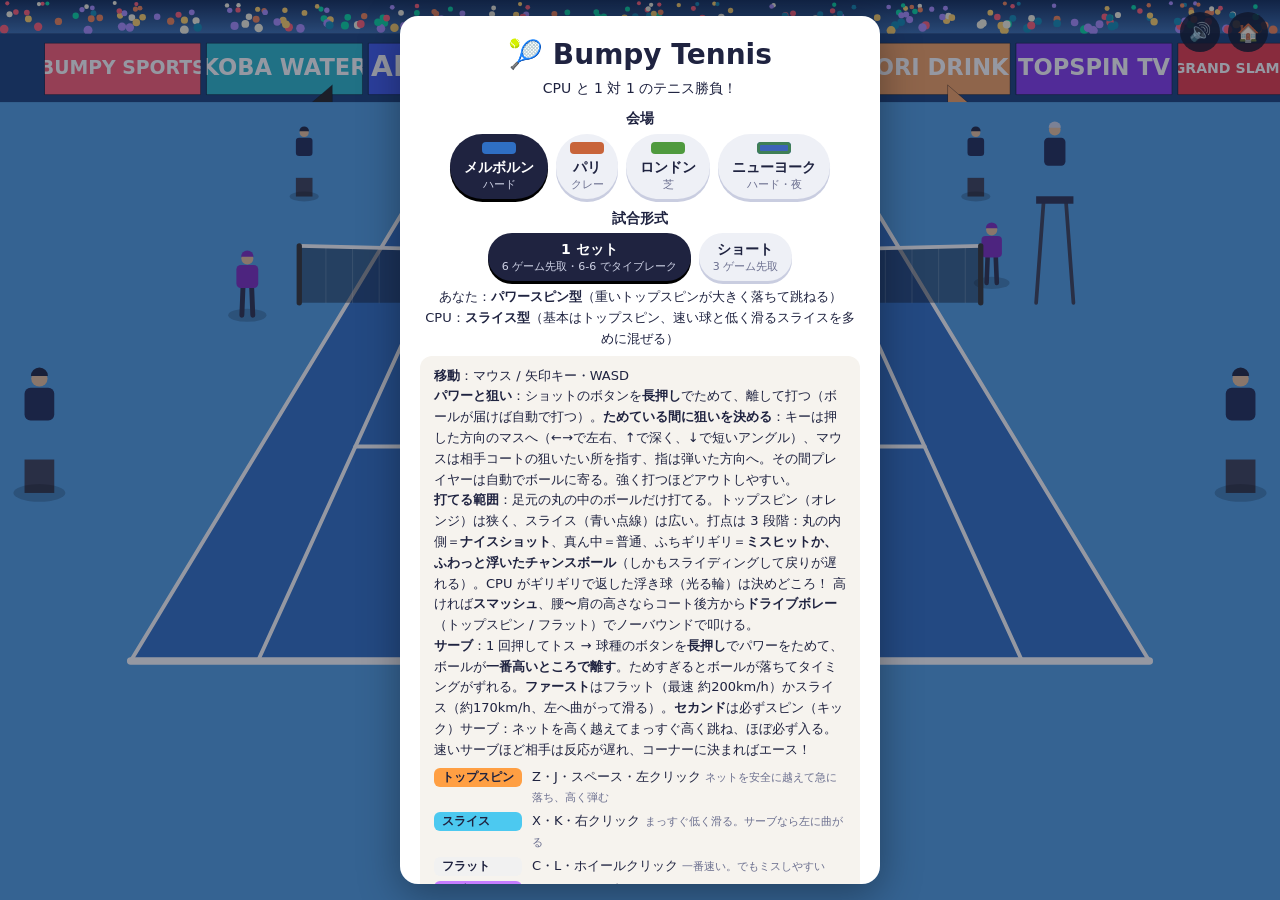
<file: game/tennis.html>
<!DOCTYPE html>
<html lang="ja">
<head>
<meta charset="UTF-8">
<meta name="viewport" content="width=device-width, initial-scale=1, maximum-scale=1, user-scalable=no">
<title>Bumpy Tennis</title>
<style>
  :root { --ink: #1f2340; --accent: #ff5d73; --sub: #6b6f8f; --ball: #e8ff3a;
    --top: #ff9f43; --slice: #4cc9f0; --flat: #f1f1f1; --lob: #c77dff; --drop: #80ed99; }
  * { box-sizing: border-box; }
  html, body { margin: 0; height: 100%; background: #22304d; color: #fff;
    font-family: "Hiragino Maru Gothic ProN", "Rounded Mplus 1c", "Yu Gothic", system-ui, sans-serif; }
  body { overflow: hidden; touch-action: none; user-select: none; -webkit-user-select: none; }
  #wrap { position: fixed; inset: 0; }
  canvas { width: 100%; height: 100%; display: block; }
  #board { position: absolute; top: 12px; left: 12px; background: rgba(15, 20, 40, .85); border-radius: 10px;
    padding: 6px 10px; font-weight: bold; font-size: 15px; line-height: 1.6; min-width: 180px; }
  #board .r { display: flex; align-items: center; gap: 8px; }
  #board .srv { width: 10px; color: var(--ball); font-size: 11px; }
  #board .n { flex: 1; }
  #board .g { width: 22px; text-align: center; }
  #board .p { min-width: 40px; text-align: center; background: var(--ball); color: var(--ink); border-radius: 5px; padding: 0 5px; }
  #board .lv { font-size: 11px; color: #aab; font-weight: normal; }
  #topR { position: absolute; top: 12px; right: 12px; display: flex; gap: 8px; }
  #topR button, #topR a { width: 40px; height: 40px; border-radius: 50%; border: 0; background: rgba(15, 20, 40, .85);
    color: #fff; font-size: 18px; display: flex; align-items: center; justify-content: center; text-decoration: none; cursor: pointer; }
  #shots { position: absolute; right: 12px; bottom: 18px; display: none; grid-template-columns: repeat(3, 74px); gap: 8px; }
  .coarse #shots { display: grid; }
  #shots button { height: 54px; border: 0; border-radius: 16px; font: inherit; font-weight: bold; font-size: 12px; color: var(--ink); white-space: nowrap; padding: 0;
    box-shadow: 0 4px 0 rgba(0, 0, 0, .35); touch-action: none; }
  #shots button:active, #shots button.on { transform: translateY(3px); box-shadow: 0 1px 0 rgba(0, 0, 0, .35); }
  #shots .big { height: 70px; font-size: 14px; }
  #shots [data-shot=top] { background: var(--top); grid-column: span 2; }
  #shots [data-shot=slice] { background: var(--slice); }
  #shots [data-shot=flat] { background: var(--flat); }
  #shots [data-shot=lob] { background: var(--lob); }
  #shots [data-shot=drop] { background: var(--drop); }
  .overlay { position: absolute; inset: 0; display: flex; align-items: center; justify-content: center; padding: 16px;
    background: rgba(20, 28, 50, .45); }
  .card { background: #fff; color: var(--ink); border-radius: 18px; padding: 22px 20px; max-width: 480px; width: 100%;
    text-align: center; box-shadow: 0 10px 40px rgba(0, 0, 0, .35); max-height: 100%; overflow: auto; }
  .card h2 { margin: 0 0 6px; font-size: 28px; }
  .card p { margin: 6px 0; line-height: 1.6; font-size: 14px; }
  .card .how { text-align: left; background: #f6f3ee; border-radius: 12px; padding: 10px 14px; font-size: 13px; line-height: 1.6; }
  .shotlist { display: grid; grid-template-columns: auto 1fr; gap: 3px 10px; margin: 6px 0; align-items: baseline; }
  .shotlist .t { font-weight: bold; padding: 0 8px; border-radius: 6px; color: var(--ink); white-space: nowrap; font-size: 12px; }
  .shotlist small { color: var(--sub); }
  .card .big { font-size: 46px; font-weight: bold; color: var(--accent); margin: 2px 0; }
  .btns { display: flex; gap: 8px; justify-content: center; flex-wrap: wrap; margin-top: 12px; }
  .card button { font: inherit; font-weight: bold; font-size: 16px; border: 0; border-radius: 999px; padding: 11px 20px;
    background: var(--accent); color: #fff; cursor: pointer; box-shadow: 0 4px 0 #c9384d; }
  .card button.alt { background: #4a6fd1; box-shadow: 0 4px 0 #2f4ea3; }
  .card button.dark { background: #2b2f4a; box-shadow: 0 4px 0 #111; }
  .card button:active { transform: translateY(3px); box-shadow: none; }
  .card label { font-size: 14px; display: inline-flex; gap: 6px; align-items: center; margin-top: 10px; cursor: pointer; }
  .card a { color: var(--sub); font-size: 13px; }
  .pc { display: inline; } .coarse .pc { display: none; }
  .sp { display: none; } .coarse .sp { display: inline; }
  .card button.pick { background: #eef0f6; color: var(--ink); box-shadow: 0 3px 0 #c9cde0; font-size: 14px; padding: 8px 14px;
    display: inline-flex; flex-direction: column; align-items: center; gap: 2px; line-height: 1.2; }
  .card button.pick small { font-size: 11px; font-weight: normal; color: var(--sub); }
  .card button.pick.on { background: var(--ink); color: #fff; box-shadow: 0 3px 0 #000; }
  .card button.pick.on small { color: #cfd3e6; }
  .card button.pick .sw { width: 34px; height: 12px; border-radius: 4px; display: block; margin-bottom: 3px; }
  .hidden { display: none !important; }
</style>
</head>
<body>
<div id="wrap">
  <canvas id="c"></canvas>
  <div id="board" class="hidden">
    <div class="r"><span class="srv" id="srvP">●</span><span class="n">あなた <span class="lv">パワースピン</span></span><span class="g" id="gP">0</span><span class="p" id="pP">0</span></div>
    <div class="r"><span class="srv" id="srvC">●</span><span class="n">CPU <span class="lv">スライス</span> <span class="lv" id="lvName"></span></span><span class="g" id="gC">0</span><span class="p" id="pC">0</span></div>
  </div>
  <div id="topR">
    <button id="quit" title="メニューへ" class="hidden">☰</button>
    <button id="mute" title="サウンド">🔊</button>
    <a href="../index.html" title="ホームへ">🏠</a>
  </div>
  <div id="shots">
    <button data-shot="lob">ロブ</button>
    <button data-shot="drop">ドロップ</button>
    <button data-shot="flat">フラット</button>
    <button data-shot="slice" class="big">スライス</button>
    <button data-shot="top" class="big">トップスピン</button>
  </div>

  <div class="overlay" id="menu">
    <div class="card">
      <h2>🎾 Bumpy Tennis</h2>
      <p>CPU と 1 対 1 のテニス勝負！</p>
      <p style="margin:8px 0 4px"><b>会場</b></p>
      <div class="btns venues" style="margin-top:0">
        <button data-venue="mel" class="pick"><span class="sw" style="background:#2f6fc4"></span>メルボルン<small>ハード</small></button>
        <button data-venue="par" class="pick"><span class="sw" style="background:#c8643a"></span>パリ<small>クレー</small></button>
        <button data-venue="lon" class="pick"><span class="sw" style="background:#4f9a3e"></span>ロンドン<small>芝</small></button>
        <button data-venue="ny" class="pick"><span class="sw" style="background:#3d63b8;box-shadow:0 0 0 3px #3f7f56 inset"></span>ニューヨーク<small>ハード・夜</small></button>
      </div>
      <p style="margin:8px 0 4px"><b>試合形式</b></p>
      <div class="btns formats" style="margin-top:0">
        <button data-format="set" class="pick">1 セット<small>6 ゲーム先取・6-6 でタイブレーク</small></button>
        <button data-format="short" class="pick">ショート<small>3 ゲーム先取</small></button>
      </div>
      <p style="font-size:13px">あなた：<b>パワースピン型</b>（重いトップスピンが大きく落ちて跳ねる）<br>CPU：<b>スライス型</b>（基本はトップスピン、速い球と低く滑るスライスを多めに混ぜる）</p>
      <div class="how">
        <b>移動</b>：<span class="pc">マウス / 矢印キー・WASD</span><span class="sp">指でドラッグ</span><br>
        <b>パワーと狙い</b>：ショットのボタンを<b>長押し</b>でためて、離して打つ（ボールが届けば自動で打つ）。<b>ためている間に狙いを決める</b>：キーは押した方向のマスへ（←→で左右、↑で深く、↓で短いアングル）、マウスは相手コートの狙いたい所を指す、指は弾いた方向へ。その間プレイヤーは自動でボールに寄る。強く打つほどアウトしやすい。<br><b>打てる範囲</b>：足元の丸の中のボールだけ打てる。トップスピン（オレンジ）は狭く、スライス（青い点線）は広い。打点は 3 段階：丸の内側＝<b>ナイスショット</b>、真ん中＝普通、ふちギリギリ＝<b>ミスヒットか、ふわっと浮いたチャンスボール</b>（しかもスライディングして戻りが遅れる）。CPU がギリギリで返した浮き球（光る輪）は決めどころ！ 高ければ<b>スマッシュ</b>、腰〜肩の高さならコート後方から<b>ドライブボレー</b>（トップスピン / フラット）でノーバウンドで叩ける。<br>
        <b>サーブ</b>：1 回押してトス → 球種のボタンを<b>長押し</b>でパワーをためて、ボールが<b>一番高いところで離す</b>。ためすぎるとボールが落ちてタイミングがずれる。<b>ファースト</b>はフラット（最速 約200km/h）かスライス（約170km/h、左へ曲がって滑る）。<b>セカンド</b>は必ずスピン（キック）サーブ：ネットを高く越えてまっすぐ高く跳ね、ほぼ必ず入る。速いサーブほど相手は反応が遅れ、コーナーに決まればエース！
        <div class="shotlist">
          <span class="t" style="background:var(--top)">トップスピン</span><span><span class="pc">Z・J・スペース・左クリック</span> <small>ネットを安全に越えて急に落ち、高く弾む</small></span>
          <span class="t" style="background:var(--slice)">スライス</span><span><span class="pc">X・K・右クリック</span> <small>まっすぐ低く滑る。サーブなら左に曲がる</small></span>
          <span class="t" style="background:var(--flat)">フラット</span><span><span class="pc">C・L・ホイールクリック</span> <small>一番速い。でもミスしやすい</small></span>
          <span class="t" style="background:var(--lob)">ロブ</span><span><span class="pc">V・I・Shift+左クリック</span> <small>高く上げて前に出た相手の頭を越す</small></span>
          <span class="t" style="background:var(--drop)">ドロップ</span><span><span class="pc">B・O・Shift+右クリック</span> <small>ネット際にポトリ。後ろの相手に効く</small></span>
        </div>
        <b>球種の使い分け</b>：<br>
        ・低く弾んだ球はスライスで返すと安全（フラットやトップは持ち上げにくい）<br>
        ・高く跳ねた球はトップスピンで。腰の高さの打ちごろの球はフラットで強打！<br>
        ・同じ球種ばかりだと CPU に<b>読まれる</b>。3 種類続けて打ち分けると CPU が<b>揺さぶられて</b>崩れる<br>
        <b>コツ</b>：ショットのボタンを長押しすると、ボールの打ちやすい所（ボレー・スマッシュの位置やバウンド後の頂点）へ自動で走る。ノーバウンドの高い球はスマッシュ：地面の<b>赤い印</b>の所で待つと頭上の打ちやすい高さに落ちてくる。ボールが赤く光って「今!」が出たら打てる。練習モードで球出し練習もできる。
      </div>
      <label><input type="checkbox" id="auto"> オートスイング（ボタンを押していなくても自動で打つ）</label>
      <p style="margin-top:10px"><b>相手の強さを選んでスタート</b></p>
      <div class="btns">
        <button class="alt" data-level="easy">やさしい</button>
        <button data-level="normal">ふつう</button>
        <button class="dark" data-level="hard">つよい</button>
      </div>
      <p style="margin-top:12px"><b>練習モード</b>（CPU が球出し）</p>
      <div class="btns">
        <button class="alt" data-drill="stroke">ストローク</button>
        <button class="alt" data-drill="volley">ボレー</button>
        <button class="alt" data-drill="smash">スマッシュ</button>
        <button class="alt" data-drill="drop">ドロップ拾い</button>
        <button class="alt" data-drill="chance">チャンスボール</button>
        <button class="alt" data-drill="random">ランダム</button>
      </div>
      <p style="margin-top:12px"><a href="index.html">🎉 Bumpy Party! であそぶ</a></p>
    </div>
  </div>

  <div class="overlay hidden" id="result">
    <div class="card">
      <h2 id="resTitle"></h2>
      <div class="big" id="resScore"></div>
      <p id="resDetail"></p>
      <div class="btns">
        <button id="again">もう一回</button>
        <button class="alt" id="toMenu">メニュー</button>
      </div>
    </div>
  </div>
</div>

<script>
(() => {
  // ---------- court (meters) ----------
  const CW = 8.23, L = 23.77, CX = CW / 2, NET_Y = L / 2, SVC = 6.40, NET_H = 0.914, ALLEY = 1.37;
  const G = 9.8, TS = 0.85, CAM_BACK = 16;
  const PSPEED = 8.5, SWING = 0.28, FULL_CHARGE = .9, HOP = .22;
  // how far from your body each stroke can reach (m): topspin needs the ball close, slice can stretch
  const REACHES = { top: 1.05, flat: 1.2, smash: 1.3, lob: 1.4, drop: 1.5, slice: 1.8 };
  const reachOf = type => REACHES[type] || 1.2;
  const BALL_TS = 1;   // rallies run at real ball speed too
  const SERVE_TS = 1;  // serves fly at full speed: returners only get a step or two
  // returning a serve: the faster it comes, the later you react and the fewer steps you get
  const serveHurry = () => clamp(((ball.serveKmh || 0) - 110) / 80, 0, 1);
  const SERVE_RETURN = { react: () => .05 + .2 * serveHurry(), speed: () => 1 - .45 * serveHurry() };
  // in rallies too, a hard-hit ball leaves the CPU less time to read it and get going
  const rallyHurry = () => clamp(((ball.shotKmh || 0) - 95) / 55, 0, 1);
  const STRETCH = 1.35; // how far past its normal reach the CPU can lunge for a slice
  const footSpeed = () => ball.serve ? SERVE_RETURN.speed() : 1 - .05 * rallyHurry();
  const ballTS = () => (ball.serve ? SERVE_TS : BALL_TS);
  const FIG = .72;     // people are drawn at 72% size
  const P_ACC = 26, P_DEC = 40, C_ACC = 19, C_DEC = 32; // m/s^2: people need time to start and stop
  const TOSS_V = 6.3, TOSS_PEAK = 1.1 + TOSS_V * TOSS_V / (2 * G), SERVE_CHARGE = .55;

  // mg: Magnus strength (+ topspin pulls the ball down harder the faster it flies, - backspin holds it up)
  // bz / bh: how much height / forward speed survives the bounce
  // margin: how far above the net tape the shot aims to pass
  const SHOTS = {
    top:   { name: 'トップスピン', color: '#ff9f43', mg: .011, bz: .7, bh: .88, margin: .35, speed: [29, 41], err: .8 },
    slice: { name: 'スライス',     color: '#4cc9f0', mg: -.0045, bz: .55, bh: .8, margin: .3,  speed: [21, 29], err: .7, curve: 3 },
    flat:  { name: 'フラット',     color: '#f1f1f1', mg: .0015, bz: .6, bh: .7,  margin: .12, speed: [28, 48], err: 1.3 },
    lob:   { name: 'ロブ',         color: '#c77dff', mg: .006, bz: .75, bh: .7,  margin: 1.5, speed: [0, 0],   err: .6 },
    drop:  { name: 'ドロップ',     color: '#80ed99', mg: -.005, bz: .62, bh: .45, margin: .25, speed: [0, 0],  err: .9 },
  };
  // play styles: you hit heavy, dipping topspin; the CPU is a topspin baseliner who mixes in a lot of skidding slice
  const STYLE = {
    P: { name: 'パワースピン型', top: { mg: .018, bz: .66, bh: .9, margin: .45, speed: [32, 45] } },
    C: { name: 'スライス型',
         slice: { mg: -.005, bz: .5, bh: .86, margin: .22, speed: [25, 33] },
         flat:  { speed: [28, 46] },
         top:   { speed: [30, 44] } },
  };
  const styled = (type, who) => ({ ...SHOTS[type], ...((who && STYLE[who][type]) || {}) });
  const LEVELS = {
    easy:   { name: 'やさしい', speed: 4,   react: .32, reach: 1,    err: .15, power: [.3, .65], noise: .8,  serve: [.45, .9],
              mix: { top: 6, slice: 3, flat: 1 }, tactic: .2, aim: .15 },
    normal: { name: 'ふつう',   speed: 5.1, react: .22, reach: 1.1,  err: .06, power: [.45, .8], noise: .5,  serve: [.55, 1],
              mix: { top: 8, slice: 2.5, flat: 1.5 }, tactic: .4, aim: .4 },
    hard:   { name: 'つよい',   speed: 6.1, react: .13, reach: 1.25, err: .03, power: [.65, 1],  noise: .25, serve: [.7, 1],
              mix: { top: 8, slice: 2, flat: 2 }, tactic: .6, aim: .7 },
  };

  // Venues modelled on the four majors' surfaces. bz / bh scale how high / how fast the ball comes off the court.
  const VENUES = {
    mel: { name: 'メルボルン', surf: 'ハード', banner: 'BUMPY OPEN · MELBOURNE', court: '#2f6fc4', outer: '#4f9ee2', wall: '#17407a',
           sky: ['#0f2a55', '#3a6fb0'], line: '#ffffff', bz: 1, bh: 1, dust: '215,225,245', slide: 16 },
    par: { name: 'パリ', surf: 'クレー', banner: 'BUMPY OPEN · PARIS', court: '#c8643a', outer: '#bf5d35', wall: '#1d5a3a',
           sky: ['#4a7fb8', '#a9cbe8'], line: '#f6f0e4', bz: 1.12, bh: .86, dust: '205,115,65', slide: 9, clay: true },
    lon: { name: 'ロンドン', surf: '芝', banner: 'BUMPY OPEN · LONDON', court: '#4f9a3e', outer: '#4a9339', wall: '#12422a',
           sky: ['#5d84b8', '#cfe0f0'], line: '#ffffff', bz: .8, bh: 1.08, dust: '140,180,100', slide: 14, grass: true },
    ny:  { name: 'ニューヨーク', surf: 'ハード', banner: 'BUMPY OPEN · NEW YORK', court: '#3d63b8', outer: '#3f7f56', wall: '#0e1f36',
           sky: ['#04060d', '#151d33'], line: '#ffffff', bz: .97, bh: 1.04, dust: '215,225,245', slide: 16, night: true },
  };
  let venue = VENUES.mel, format = 'set';

  const $ = id => document.getElementById(id);
  const canvas = $('c'), ctx = canvas.getContext('2d');
  const coarse = matchMedia('(pointer: coarse)').matches;
  if (coarse) { document.body.classList.add('coarse'); $('auto').checked = true; }

  // ---------- projection ----------
  let W, H, F, hy, camH;
  function resize() {
    const dpr = Math.min(devicePixelRatio || 1, 2);
    W = innerWidth; H = innerHeight;
    canvas.width = W * dpr; canvas.height = H * dpr;
    ctx.setTransform(dpr, 0, 0, dpr, 0, 0);
    // fit the court width first, then raise/lower the camera to fill the height
    const dNear = 13, dFar = L + CAM_BACK + 3, k = 1 / dNear - 1 / dFar;
    F = (W / 2) * dNear / 5.6;
    camH = H * .8 / (F * k);
    if (camH < 5) { camH = 5; F = H * .8 / (camH * k); }
    camH = Math.min(camH, 20);
    const span = camH * F * k;
    hy = H - Math.max(8, (H * 0.9 - span) / 2) - camH * F / dNear;
  }
  addEventListener('resize', resize);
  resize();
  function P(x, y, z = 0) {
    const s = F / Math.max(1, L + CAM_BACK - y);
    return { x: W / 2 + (x - CX) * s, y: hy + (camH - z) * s, s };
  }
  function unproject(sx, sy) {
    const d = camH * F / Math.max(1, sy - hy);
    return { x: CX + (sx - W / 2) * d / F, y: L + CAM_BACK - d };
  }

  // ---------- sound ----------
  let audio = null, muted = false, bus = null, longBuf = null, clapBuf = null, murmur = null;
  // one shared audio graph: everything goes through `bus`, which adds a little stadium reverb
  function ac() {
    if (!audio) {
      audio = new (window.AudioContext || window.webkitAudioContext)();
      const sr = audio.sampleRate, ir = audio.createBuffer(2, sr * 1.6, sr);
      for (let c = 0; c < 2; c++) { const d = ir.getChannelData(c); for (let i = 0; i < d.length; i++) d[i] = (Math.random() * 2 - 1) * Math.pow(1 - i / d.length, 3.5); }
      const conv = audio.createConvolver(), wet = audio.createGain();
      conv.buffer = ir; wet.gain.value = .2;
      bus = audio.createGain();
      bus.connect(audio.destination); bus.connect(conv); conv.connect(wet).connect(audio.destination);
      longBuf = audio.createBuffer(1, sr * 3, sr);
      const d = longBuf.getChannelData(0); for (let i = 0; i < d.length; i++) d[i] = Math.random() * 2 - 1;
    }
    if (audio.state === 'suspended') audio.resume();
    return audio;
  }
  function tone(freq, dur, type = 'triangle', vol = .12, delay = 0, slide = 0) {
    if (muted) return;
    try {
      ac();
      const o = audio.createOscillator(), g = audio.createGain(), t = audio.currentTime + delay;
      o.type = type; o.frequency.setValueAtTime(freq, t);
      if (slide) o.frequency.exponentialRampToValueAtTime(slide, t + dur);
      g.gain.setValueAtTime(vol, t); g.gain.exponentialRampToValueAtTime(.001, t + dur);
      o.connect(g).connect(bus); o.start(t); o.stop(t + dur + .02);
    } catch (e) {}
  }
  function noise(dur, filterType, freq, q, vol, delay = 0) {
    if (muted) return;
    try {
      ac();
      const src = audio.createBufferSource(), f = audio.createBiquadFilter(), g = audio.createGain(), t = audio.currentTime + delay;
      src.buffer = longBuf; f.type = filterType; f.frequency.value = freq; f.Q.value = q;
      g.gain.setValueAtTime(vol, t); g.gain.exponentialRampToValueAtTime(.001, t + dur);
      src.connect(f).connect(g).connect(bus); src.start(t, Math.random() * 2); src.stop(t + dur + .02);
    } catch (e) {}
  }
  // a struck ball rings at a few resonant modes: [frequency, decay, level]
  function modes(list, vol, delay = 0) {
    if (muted) return;
    try {
      ac();
      const t0 = audio.currentTime + delay;
      list.forEach(([f, d, a]) => {
        const o = audio.createOscillator(), g = audio.createGain();
        o.type = 'sine'; o.frequency.setValueAtTime(f, t0); o.frequency.exponentialRampToValueAtTime(f * .93, t0 + d);
        g.gain.setValueAtTime(.0001, t0); g.gain.exponentialRampToValueAtTime(vol * a, t0 + .0015); g.gain.exponentialRampToValueAtTime(.0001, t0 + d);
        o.connect(g).connect(bus); o.start(t0); o.stop(t0 + d + .02);
      });
    } catch (e) {}
  }
  // racket hit: a contact click, the ball's hollow ring and a short bright string ping; harder = lower and fuller
  const sHit = power => {
    const v = .55 + power * .45, k = 1 - power * .12;
    noise(.012, 'highpass', 2800, .7, .5 * v);
    modes([[640 * k, .075, 1], [1320 * k, .045, .5], [2480 * k, .03, .25], [3600, .018, .16]], .32 * v);
    noise(.05, 'bandpass', 900 * k, 1.5, .14 * v, .002);
  };
  // bounce: dry on hard courts, dull on clay, a soft thud on grass
  const sBounce = impact => {
    const c = venue.clay ? { f: 230, cut: 900, v: .5 } : venue.grass ? { f: 200, cut: 600, v: .3 } : { f: 320, cut: 2200, v: .8 };
    const v = Math.min(1, impact / 12) * c.v;
    noise(.03, 'lowpass', c.cut, .7, .45 * v);
    modes([[c.f, .05, 1], [c.f * 2.9, .025, .35]], .25 * v);
  };
  const sSqueak = vol => { if (venue.clay || venue.grass) return; tone(2700, .09, 'sine', .05 * vol, 0, 1900); tone(3400, .06, 'sine', .025 * vol, .01, 2500); };
  const sWin = () => [523, 659, 784].forEach((f, i) => tone(f, .14, 'triangle', .1, i * .09));
  const sLose = () => [392, 311].forEach((f, i) => tone(f, .18, 'triangle', .09, i * .12));
  // crowd: applause built from hundreds of short claps, a filtered roar for a cheer, a falling "ooh"
  function crowdClap(intensity, dur = 2.2) {
    if (muted) return;
    try {
      ac();
      if (!clapBuf) {
        const sr = audio.sampleRate, n = sr * 3; clapBuf = audio.createBuffer(2, n, sr);
        for (let c = 0; c < 2; c++) {
          const d = clapBuf.getChannelData(c);
          for (let k = 0; k < 1100; k++) {
            const at = Math.floor(Math.random() * n), len = Math.floor(sr * (.006 + Math.random() * .012)), a = .3 + Math.random() * .7;
            for (let i = 0; i < len && at + i < n; i++) d[at + i] += (Math.random() * 2 - 1) * a * Math.exp(-i / (len * .3));
          }
        }
      }
      const src = audio.createBufferSource(), f = audio.createBiquadFilter(), g = audio.createGain(), t = audio.currentTime;
      src.buffer = clapBuf; f.type = 'bandpass'; f.frequency.value = 1700; f.Q.value = .6;
      g.gain.setValueAtTime(.0001, t); g.gain.exponentialRampToValueAtTime(.3 * intensity, t + .15);
      g.gain.setValueAtTime(.3 * intensity, t + dur * .45); g.gain.exponentialRampToValueAtTime(.0001, t + dur);
      src.connect(f).connect(g).connect(bus); src.start(t, Math.random() * .5); src.stop(t + dur + .05);
    } catch (e) {}
  }
  function crowdVoice(kind, intensity) {
    if (muted) return;
    try {
      ac();
      const t = audio.currentTime, src = audio.createBufferSource(), f = audio.createBiquadFilter(), lp = audio.createBiquadFilter(), g = audio.createGain();
      src.buffer = longBuf; f.type = 'bandpass'; lp.type = 'lowpass'; lp.frequency.value = 2400;
      if (kind === 'cheer') {
        f.frequency.setValueAtTime(480, t); f.frequency.linearRampToValueAtTime(900, t + .4); f.Q.value = .8;
        g.gain.setValueAtTime(.0001, t); g.gain.exponentialRampToValueAtTime(.45 * intensity, t + .25); g.gain.exponentialRampToValueAtTime(.0001, t + 2.4);
      } else {
        f.frequency.setValueAtTime(480, t); f.frequency.exponentialRampToValueAtTime(290, t + .9); f.Q.value = 3;
        g.gain.setValueAtTime(.0001, t); g.gain.exponentialRampToValueAtTime(.6 * intensity, t + .15); g.gain.exponentialRampToValueAtTime(.0001, t + 1.2);
      }
      src.connect(f).connect(lp).connect(g).connect(bus); src.start(t, Math.random()); src.stop(t + 2.5);
    } catch (e) {}
  }
  // a soft stadium murmur that hushes during the rally
  function setMurmur(level) {
    if (muted) level = 0;
    try {
      ac();
      if (!murmur) {
        const src = audio.createBufferSource(), f = audio.createBiquadFilter(), g = audio.createGain();
        src.buffer = longBuf; src.loop = true; f.type = 'bandpass'; f.frequency.value = 420; f.Q.value = .5; g.gain.value = 0;
        src.connect(f).connect(g).connect(bus); src.start(); murmur = g;
      }
      murmur.gain.setTargetAtTime(level, audio.currentTime, .4);
    } catch (e) {}
  }
  // chair umpire / line judge voices (speech synthesis, when the browser has it)
  function say(text, pitch = .9, rate = 1) {
    if (muted || !('speechSynthesis' in window)) return;
    try { const u = new SpeechSynthesisUtterance(text); u.lang = 'en-GB'; u.pitch = pitch; u.rate = rate; speechSynthesis.speak(u); } catch (e) {}
  }
  $('mute').onclick = () => { muted = !muted; $('mute').textContent = muted ? '🔇' : '🔊'; if (muted) { setMurmur(0); try { speechSynthesis.cancel(); } catch (e) {} } };

  // ---------- input ----------
  const KEYMAP = { ' ': 'top', z: 'top', j: 'top', x: 'slice', k: 'slice', c: 'flat', l: 'flat', v: 'lob', i: 'lob', b: 'drop', o: 'drop' };
  const keys = {};
  const MOVE_KEYS = ['arrowleft', 'arrowright', 'arrowup', 'arrowdown', 'w', 'a', 's', 'd'];
  // switching windows can swallow keyup events: forget every held key and charge
  addEventListener('blur', () => { for (const k in keys) keys[k] = false; charge = null; ptr = null; });
  let ptr = null, mouseShot = null;
  addEventListener('keydown', e => {
    const k = e.key.toLowerCase();
    if (!keys[k] && KEYMAP[k]) press(KEYMAP[k]);
    if (MOVE_KEYS.includes(k)) ptr = null; // keyboard takes over from the mouse until it moves again
    if (charge && !keys[k]) { // a quick tap while charging picks the aim right away
      const dx = { arrowleft: -1, a: -1, arrowright: 1, d: 1 }[k], dy = { arrowup: 1, w: 1, arrowdown: -1, s: -1 }[k];
      if (dx) aimX = dx * AIM_X;
      if (dy) aimD = dy;
    }
    keys[k] = true;
    if (k.startsWith('arrow') || k === ' ') e.preventDefault();
  });
  addEventListener('keyup', e => {
    const k = e.key.toLowerCase();
    keys[k] = false;
    if (KEYMAP[k]) release(KEYMAP[k]);
  });
  function setPtr(e) {
    const r = canvas.getBoundingClientRect();
    const mouse = e.pointerType === 'mouse';
    ptr = { x: e.clientX - r.left, y: e.clientY - r.top - (mouse ? 0 : 50), mouse };
  }
  canvas.addEventListener('contextmenu', e => e.preventDefault());
  canvas.addEventListener('pointerdown', e => {
    setPtr(e);
    if (e.pointerType === 'mouse') {
      mouseShot = e.button === 1 ? 'flat' : e.button === 2 ? (e.shiftKey ? 'drop' : 'slice') : (e.shiftKey ? 'lob' : 'top');
      press(mouseShot);
      e.preventDefault();
    } else canvas.setPointerCapture(e.pointerId);
  });
  canvas.addEventListener('pointermove', e => { if ((e.pointerType === 'mouse' && (e.movementX || e.movementY)) || e.buttons) setPtr(e); });
  canvas.addEventListener('pointerup', e => {
    if (e.pointerType === 'mouse') { if (mouseShot) release(mouseShot); mouseShot = null; }
    else ptr = null;
  });
  canvas.addEventListener('pointerleave', e => { if (e.pointerType === 'mouse') ptr = null; });
  document.querySelectorAll('#shots button').forEach(b => {
    const s = b.dataset.shot;
    b.addEventListener('pointerdown', e => { e.preventDefault(); e.stopPropagation(); b.setPointerCapture(e.pointerId); b.classList.add('on'); press(s); });
    const up = () => { if (b.classList.contains('on')) { b.classList.remove('on'); release(s); } };
    b.addEventListener('pointerup', up); b.addEventListener('pointercancel', up);
  });

  // ---------- state ----------
  const rand = (a, b) => a + Math.random() * (b - a);
  const lerp = (a, b, t) => a + (b - a) * t;
  const pick = arr => arr[Math.floor(Math.random() * arr.length)];
  const clamp = (v, a, b) => Math.max(a, Math.min(b, v));
  const d2 = (a, b) => Math.hypot(a.x - b.x, a.y - b.y);
  const other = w => (w === 'P' ? 'C' : 'P');
  const leftOf = w => (w === 'P' ? -1 : 1); // world-x of a right-hander's left side (player faces the far end)
  const pickWeighted = mix => {
    let r = Math.random() * Object.values(mix).reduce((a, b) => a + b, 0);
    for (const [k, w] of Object.entries(mix)) if ((r -= w) < 0) return k;
    return 'top';
  };

  let lvKey = 'normal', lv = LEVELS.normal, state = 'menu';
  let practice = null, pstats = null; // practice drill (null = match) and its tally
  const body = () => ({ phase: 0, sp: 0, hop: 0, crouch: 0, stroke: { kind: 'fh', spin: 'top' } });
  const player = { x: CX, y: L + 1, vx: 0, vy: 0, swing: 0, cool: 0, shot: 'top', power: 0, ...body() };
  const cpu = { x: CX, y: -1, vx: 0, vy: 0, swing: 0, plan: null, react: 0, ...body() };
  const ball = { x: CX, y: L, z: 1, vx: 0, vy: 0, vz: 0, ax: 0, mg: 0, bz: .7, bh: .85, type: 'flat', spin: 0,
                 live: false, held: false, serve: false, last: null, bounces: 0, rolling: false, trail: [] };
  let pts = [0, 0], games = [0, 0], faults = 0, rally = 0, maxRally = 0, maxSpeed = 0, tossing = false, cpuServeT = 0;
  let dust = [];
  let aimX = 0, aimD = 0; // where you are aiming while a shot is charged: -1..1 across, -1 short .. 1 deep
  let pauseT = 0, pauseCb = null, msg = null, popups = [], marks = [], charge = null, history = [], cpuMod = { err: 0, react: 0, noise: 1 };

  // tiebreak: the player due to serve serves the first point, then each serves two in a row
  let tb = false, tbStart = 'P', tbScore = null;
  const server = () => {
    if (tb) { const n = pts[0] + pts[1]; return n === 0 ? tbStart : Math.floor((n - 1) / 2) % 2 === 0 ? other(tbStart) : tbStart; }
    return (games[0] + games[1]) % 2 === 0 ? 'P' : 'C';
  };
  const setWon = i => format === 'short' ? games[i] >= 3 : (games[i] >= 6 && games[i] - games[1 - i] >= 2) || games[i] === 7;
  const winsGameNext = i => tb ? pts[i] + 1 >= 7 && pts[i] + 1 - pts[1 - i] >= 2 : pts[i] + 1 >= 4 && pts[i] + 1 - pts[1 - i] >= 2;
  const winsSetNext = i => { if (!winsGameNext(i)) return false; if (tb) return true; games[i]++; const w = setWon(i); games[i]--; return w; };
  // the label for the next point (match point / break point), or ''
  function bigPoint() {
    for (const i of [0, 1]) if (winsSetNext(i)) return i === 0 ? 'マッチポイント（あなた）' : 'マッチポイント（CPU）';
    const recv = other(server()), ri = recv === 'P' ? 0 : 1;
    if (!tb && winsGameNext(ri)) return recv === 'P' ? 'ブレークポイント!' : 'ブレークポイント（CPU）';
    return '';
  }
  const deuce = () => (pts[0] + pts[1]) % 2 === 0;
  function serveBox(recv, dc) {
    const left = { x0: 0, x1: CX }, right = { x0: CX, x1: CW };
    return recv === 'C'
      ? { ...(dc ? left : right), y0: NET_Y - SVC, y1: NET_Y }
      : { ...(dc ? right : left), y0: NET_Y, y1: NET_Y + SVC };
  }
  const T = .04; // line tolerance: touching the line is in
  const inBox = b => ball.x >= b.x0 - T && ball.x <= b.x1 + T && ball.y >= b.y0 - T && ball.y <= b.y1 + T;
  const inCourt = recv => ball.x >= -T && ball.x <= CW + T &&
    (recv === 'C' ? ball.y >= -T && ball.y <= NET_Y : ball.y >= NET_Y && ball.y <= L + T);

  function startMatch(key) {
    practice = null; $('quit').classList.remove('hidden');
    tb = false; tbScore = null;
    $('board').innerHTML = BOARD_HTML;
    lvKey = key; lv = LEVELS[key];
    pts = [0, 0]; games = [0, 0]; faults = 0; maxRally = 0; maxSpeed = 0; popups = []; marks = [];
    ptr = null; // the click on the menu button is not a move order
    $('menu').classList.add('hidden'); $('result').classList.add('hidden'); $('board').classList.remove('hidden');
    $('lvName').textContent = lv.name;
    setupServe();
  }

  function setupServe() {
    const dc = deuce();
    Object.assign(ball, { live: false, held: true, serve: false, last: null, bounces: 0, rolling: false, trail: [],
                          mg: 0, bz: .7, bh: .85, ax: 0, kick: 0, spin: 0, type: 'flat' });
    tossing = false; rally = 0; msg = null; charge = null; history = []; cpuMod = { err: 0, react: 0, noise: 1 };
    if (server() === 'P') {
      Object.assign(player, { x: CX + (dc ? .9 : -.9), y: L + .4 });
      Object.assign(cpu, { x: CX + (dc ? -2.6 : 2.6), y: -.8 });
    } else {
      Object.assign(cpu, { x: CX + (dc ? -.9 : .9), y: -.4 });
      Object.assign(player, { x: CX + (dc ? 2.6 : -2.6), y: L + .8 });
    }
    player.vx = player.vy = cpu.vx = cpu.vy = 0; cpu.plan = null; charge = null; player.feet = cpu.feet = null;
    player.slide = cpu.slide = player.anim = cpu.anim = 0; ballGone = false;
    cpuServeT = 1.0;
    state = 'serve';
    updateBoard();
  }

  function holdBall() {
    const s = server() === 'P' ? player : cpu, dir = s === player ? 1 : -1;
    Object.assign(ball, { x: s.x + .3 * dir, y: s.y - .3 * dir, z: 1, vx: 0, vy: 0, vz: 0, ax: 0, mg: 0, bz: .7, bh: .85 });
  }
  function toss() { ball.held = false; ball.z = 1.1; ball.vz = TOSS_V; ball.vx = ball.vy = 0; tossing = true; }

  // One physics step, shared by the real ball and the AI's look-ahead. Returns impact speed on a bounce.
  // Air drag slows the ball (so it falls more steeply late in flight) and the Magnus force from spin
  // acts across the direction of travel: topspin pulls the ball down, backspin holds it up.
  const KD = .016;
  function physStep(b, dt) {
    if (!b.rolling) {
      const v = Math.hypot(b.vx, b.vy, b.vz), vh = Math.hypot(b.vx, b.vy) || 1e-6, m = b.mg * v;
      b.vx += (-KD * v * b.vx + m * b.vz * b.vx / vh + b.ax) * dt;
      b.vy += (-KD * v * b.vy + m * b.vz * b.vy / vh) * dt;
      b.vz += (-G - KD * v * b.vz - m * vh) * dt;
    } else b.vx += b.ax * dt;
    b.x += b.vx * dt; b.y += b.vy * dt; b.z += b.vz * dt;
    if (b.z <= 0 && b.vz < 0) {
      const impact = -b.vz;
      const bh = Math.min(.98, b.bh * venue.bh); // the surface: clay grips and sits up, grass skids through low
      b.z = 0; b.vz = impact * b.bz * venue.bz; b.vx *= bh; b.vy *= bh;
      if (b.kick) { b.vx += b.kick; b.kick = 0; } // kick serve jumps sideways
      // spin mostly wears off after the first bounce; court friction on later bounces
      b.mg *= .4; b.ax = 0; b.bz = .68; b.bh = .7;
      if (b.vz < 1) { b.vz = 0; b.rolling = true; }
      return impact;
    }
    return 0;
  }

  // Fly a copy of the ball from (x, y, z) and report where it first lands and how high it passes the net.
  function flyTo(x, y, z, S, th, ang, mg, ax) {
    const b = { x, y, z, vx: S * Math.cos(th) * Math.cos(ang), vy: S * Math.cos(th) * Math.sin(ang), vz: S * Math.sin(th), mg, ax };
    let netZ = -9;
    for (let i = 0; i < 1400; i++) {
      const py = b.y;
      physStep(b, 1 / 200);
      if ((py - NET_Y) * (b.y - NET_Y) < 0) netZ = b.z;
      if (b.z <= 0) break;
    }
    return { x: b.x, y: b.y, netZ };
  }

  // Launch the ball from where it is so that it lands on (tx, ty): pick the launch angle for the wanted
  // speed (or the speed for a fixed angle, e.g. lobs), raise the arc until it clears the net by the
  // shot's margin, then correct the aim for any sidespin curve.
  // side: world-x direction the sidespin pulls toward (default: away from the center line)
  function shoot(tx, ty, type, { speed = 25, angle = null, noClear = false, curve = 1, side = 0, who = null, over = null } = {}) {
    const sh = { ...styled(type, who), ...over };
    const ax = sh.curve ? (side || (tx > CX ? 1 : -1)) * sh.curve * curve : 0;
    const { x, y, z } = ball, D = Math.hypot(tx - x, ty - y);
    let ang = Math.atan2(ty - y, tx - x);
    const range = (S, th) => { const r = flyTo(x, y, z, S, th, ang, sh.mg, 0); return Math.hypot(r.x - x, r.y - y); };
    const speedFor = th => { let lo = 2, hi = 80; for (let i = 0; i < 22; i++) { const m = (lo + hi) / 2; range(m, th) < D ? lo = m : hi = m; } return (lo + hi) / 2; };
    let S = speed, th;
    if (angle !== null) { th = angle; S = speedFor(th); }
    else {
      for (let k = 0; k < 20; k++) {
        if (range(S, .8) < D) { S *= 1.1; continue; }   // too slow to get there at all
        if (range(S, -.25) > D) { S *= .9; continue; }  // too fast to keep it in
        let lo = -.25, hi = .8;
        for (let i = 0; i < 20; i++) { const m = (lo + hi) / 2; range(S, m) < D ? lo = m : hi = m; }
        th = (lo + hi) / 2; break;
      }
      if (th === undefined) th = .1;
    }
    if (!noClear) {
      for (let k = 0; k < 40; k++) {
        const r = flyTo(x, y, z, S, th, ang, sh.mg, 0);
        if (r.netZ > NET_H + sh.margin || r.netZ === -9) break;
        th += .025; S = speedFor(th);
      }
    }
    // sidespin: rotate the aim until the curving ball lands on the target line
    for (let k = 0; ax && k < 3; k++) {
      const r = flyTo(x, y, z, S, th, ang, sh.mg, ax);
      const err = Math.atan2(r.y - y, r.x - x) - Math.atan2(ty - y, tx - x);
      ang -= err;
    }
    Object.assign(ball, {
      vx: S * Math.cos(th) * Math.cos(ang), vy: S * Math.cos(th) * Math.sin(ang), vz: S * Math.sin(th),
      ax, mg: sh.mg, bz: sh.bz, bh: sh.bh, kick: 0, type, rolling: false, trail: [],
      spin: sh.mg * 1800 + (type === 'flat' ? 6 : 0),
    });
    return Math.round(S * 3.6);
  }

  // default aim: the side of the court the CPU is not covering
  const openCourt = () => (cpu.x > CX ? -1 : 1) * AIM_X * .8;

  // the spot a charged shot is aimed at (without the random error), for the aim marker and the shot itself
  function aimTarget(type, ax, ad) {
    if (state === 'serve') {
      const box = serveBox('C', deuce()), hw = (box.x1 - box.x0) / 2 - .45;
      return { x: (box.x0 + box.x1) / 2 + ax * hw, y: box.y0 + 1.2 };
    }
    if (type === 'drop') return { x: CX + ax * (CX - 1), y: NET_Y - 2.2 };
    if (type === 'lob') return { x: CX + ax * (CX - 1), y: lerp(2.2, .9, Math.max(0, ad)) };
    const short = Math.max(0, -ad);
    // corners sit ~0.45 m inside the sideline; the short angle cuts right out to the line
    return { x: CX + ax * (CX - .45 + short * .3), y: ad >= 0 ? lerp(3, 1.5, ad) : lerp(3, 7.2, short) };
  }

  // q: toss timing (1 = hit at the top of the toss), power: how long the button was held
  function serveHit(who, q, type, power) {
    if (faults) type = 'top'; // second serve: always the safe kick serve
    if (type === 'lob') type = 'top';
    if (type === 'drop') type = 'slice';
    const recv = other(who), box = serveBox(recv, deuce()), sh = SHOTS[type];
    const aim = who === 'P' ? aimX : rand(-1, 1);
    const bx = (box.x0 + box.x1) / 2, hw = (box.x1 - box.x0) / 2 - .45;
    // bad timing and big power both widen the error; topspin (kick) is the safest serve
    // flat = fastest first serve, slice = fast curving first serve, kick = safe second serve
    const SERVE = {
      flat:  { speed: [30, 58], timing: 1.3, risk: 1.3, over: null },
      slice: { speed: [30, 52], timing: 1.1, risk: 1.1, over: { mg: .003, margin: .22, bz: .5, bh: .85 } },  // sidespin, not backspin
      top:   { speed: [22, 32], timing: .45, risk: .25, over: { mg: .026, margin: 1.1, bz: .55, bh: .85 } },  // high over the net, big kick
    }[type];
    const err = (1 - q) * 1.6 * SERVE.timing + power * power * SERVE.risk;
    const tx = bx + aim * hw + rand(-err, err);
    const deep = rand(.6, 2);
    const ty = recv === 'C' ? box.y0 + deep - rand(-err * .4, err) : box.y1 - deep + rand(-err * .4, err);
    const speed = lerp(SERVE.speed[0], SERVE.speed[1], power) * (.75 + .25 * q);
    // a right-hander's slice serve curves to the server's left
    const kmh = shoot(tx, ty, type, { speed, noClear: q < .25 && type !== 'top', curve: type === 'slice' ? 3.6 + power * 2.6 : 1, side: leftOf(who), who, over: SERVE.over });
    if (type === 'top') { // kick serve: jumps up high and off to the server's right
      ball.bz = .52 + power * .06; ball.bh = .85; ball.kick = 0; // kicks straight up
    } else if (type === 'flat') { ball.bz = .45; ball.bh = .75; } // flat serve skids through low
    Object.assign(ball, { live: true, serve: true, last: who, bounces: 0, serveKmh: kmh, chance: false });
    tossing = false; state = 'rally';
    const s = who === 'P' ? player : cpu;
    startAnim(s, 'serve', type, .32);
    (who === 'P' ? cpu : player).hop = HOP;
    sHit(power);
    popupAt(s.x, s.y, 2.6, `${sh.name}サーブ ${kmh}km/h`, sh.color);
    if (who === 'P') {
      maxSpeed = Math.max(maxSpeed, kmh);
      const t = q > .85 ? (power >= 1 ? 'ジャスト! MAX!' : 'ジャスト!') : q < .35 ? 'タイミングずれ…' : '';
      popupAt(player.x, player.y, 3.2, t, q > .85 ? '#e8ff3a' : '#fff');
      cpu.plan = null; cpu.react = lv.react + SERVE_RETURN.react();
    }
  }

  const serveTiming = () => clamp(1 - Math.max(0, TOSS_PEAK - ball.z) / 1.1, 0, 1);
  function serveRelease() {
    const c = charge; charge = null;
    serveHit('P', serveTiming(), c.type, Math.min(1, c.t / c.full));
  }

  function press(type) {
    if (state === 'serve' && server() === 'P') {
      if (ball.held) toss();
      else if (tossing && !charge) { charge = { type: faults ? 'top' : type, key: type, t: 0, full: SERVE_CHARGE, serve: true, p0: ptr && { ...ptr } }; aimX = aimD = 0; }
      return;
    }
    if ((state === 'rally' || state === 'pause') && !charge) { charge = { type, key: type, t: 0, full: FULL_CHARGE, p0: ptr && { ...ptr } }; aimX = openCourt(); aimD = 0; }
  }
  function release(type) {
    if (!charge || charge.key !== type) return;
    charge.serve ? serveRelease() : fireSwing();
  }
  // stroke animation: kind = fh / bh / volley / serve / smash; `from` is where in the motion to start (0..1)
  const ANIM = { serve: .75, smash: .6, volley: .38 };
  function startAnim(o, kind, spin, from = 0) {
    const dur = ANIM[kind] || .62;
    o.stroke = { kind, spin, side: kind === 'volley' ? sideKind(o) : kind };
    o.animDur = dur; o.anim = dur * (1 - from);
  }
  const strokeKind = o => (ball.z > 2.3 && ball.bounces === 0 ? 'smash'
    : ball.bounces === 0 && !ball.serve && !(o === player && isDriveVolley()) ? 'volley' : sideKind(o));
  // a floater taken out of the air from mid-court with a full swing
  const isDriveVolley = () => ball.bounces === 0 && !ball.serve && ball.z > 1 && ball.z <= 2.3 && player.y > NET_Y + 2.5;
  function fireSwing() {
    if (player.cool > 0) { charge = null; return; }
    player.shot = charge.type; player.power = Math.min(1, charge.t / FULL_CHARGE);
    startAnim(player, strokeKind(player), charge.type);
    player.swing = SWING; player.cool = .42; player.aimX = aimX; player.aimD = aimD; player.closest = null;
    charge = null;
  }

  function canHit(w) {
    if (!ball.live || ball.last === w) return false;
    if (ball.bounces === 1) return true;
    if (w === 'C') return ball.bounces === 0 && ball.chance && ball.y < NET_Y; // the CPU volleys / smashes sitters
    return w === 'P' && ball.bounces === 0 && !ball.serve && ball.y > NET_Y; // volley
  }

  function playerHit(d) {
    let type = player.shot;
    const power = player.power;
    const smash = ball.z > 2.1 && ball.bounces === 0 && type !== 'lob' && type !== 'drop';
    const drive = !smash && isDriveVolley() && (type === 'top' || type === 'flat');
    const chance = ball.chance; // the CPU's floater
    if (smash) type = 'flat';
    const sh = styled(type, 'P');
    const r = reachOf(smash ? 'smash' : player.shot);
    // three grades by where in the ring you meet the ball: inner = nice, middle = normal, edge = scrambling
    let rel = d / r;
    if (chance && (smash || drive)) rel *= .6; // a sitter is easy to time: put it away
    const grade = rel <= .45 ? 'nice' : rel <= .8 ? 'normal' : 'edge';
    player.lastGrade = grade;
    const scramble = grade === 'edge' && !smash, mishit = scramble && Math.random() < .45;
    const q = grade === 'nice' ? 1 : grade === 'normal' ? .7 : mishit ? .05 : .4;
    const goal = aimTarget(type, player.aimX, player.aimD);
    // timing errors plus the risk of hitting hard
    // aiming close to the lines is risky: corners and deep targets widen the error
    let err = (1 - q) * 1.6 + power * power * sh.err * .9 + .3 * Math.abs(player.aimX) + .25 * Math.max(0, player.aimD), speedMul = 1, note = '';
    // the height you meet the ball at decides which shot is safe
    if (!smash && ball.bounces === 1) {
      if (ball.z < .45 && (type === 'flat' || type === 'top')) { err += type === 'top' ? .3 : .6; speedMul = .85; note = type === 'top' ? '' : '低い球はスライスで!'; }
      else if (ball.z > 2 && type !== 'top' && type !== 'lob') { err += .5; note = '高い球はトップスピンで!'; }
      else if (ball.z > 1.1 && ball.z < 1.9 && type === 'flat') { speedMul = 1.12; note = '打ちごろ! 強打!'; }
    }
    let tx = goal.x + rand(-err, err) + rand(-.3, .3);
    let ty, opts;
    if (type === 'lob') {
      tx = goal.x + rand(-err * .6, err * .6);
      ty = goal.y + rand(-.6, .6) + rand(-err * .8, err * .3) - power * 1.2;
      opts = { angle: .7 - power * .12 + rand(-.04, .04) };
    } else if (type === 'drop') {
      ty = goal.y + rand(-.7, .7) + rand(-err * .6, err * .6);
      opts = { angle: .32 + rand(0, .06), noClear: q < .35 };
    } else {
      ty = (smash ? goal.y + rand(-1, 2.5) : goal.y + rand(-.8, .8)) + rand(-err, err * .4);
      if (drive) speedMul *= 1.12;
      const speed = smash ? 37 + power * 9 : lerp(sh.speed[0], sh.speed[1], power * .75 + q * .25) * speedMul;
      opts = { speed, noClear: q < .2 };
    }
    if (mishit) { tx += rand(-2.5, 2.5); ty += rand(-2, 1); opts = { speed: rand(14, 24), noClear: true }; }
    else if (scramble) { // just got there: the ball floats back short and high — a sitter for the opponent
      type = 'top'; tx = CX + rand(-1.8, 1.8); ty = NET_Y - rand(5.5, 8); opts = { angle: rand(.68, .8) };
    }
    if (scramble) startSlide(player);
    opts.curve = 0; opts.who = 'P'; // groundstroke slice goes straight and skids; only the slice serve curves
    const kmh = shoot(tx, ty, type, opts);
    Object.assign(ball, { last: 'P', bounces: 0, serve: false });
    // jump the swing animation to the moment of contact if the ball arrived early
    const ct = .38 * player.animDur;
    if (player.anim > player.animDur - ct) player.anim = player.animDur - ct;
    ball.shotKmh = kmh;
    rally++; maxRally = Math.max(maxRally, rally); maxSpeed = Math.max(maxSpeed, kmh);
    sHit(smash ? 1 : power);
    const label = smash ? 'スマッシュ!' : sh.name;
    popupAt(player.x, player.y, 2.5, `${label} ${kmh}km/h`, smash ? '#ff5d73' : sh.color);
    ball.chance = scramble && !mishit; // your floater is now a sitter for the CPU
    if (chance && (smash || drive)) popupAt(player.x, player.y, 3.6, smash ? '叩き込んだ!' : 'ドライブボレー!', '#ff5d73');
    else if (drive) popupAt(player.x, player.y, 3.6, 'ドライブボレー!', '#ff9f43');
    if (grade === 'nice' && !smash) popupAt(player.x, player.y, 3.1, 'ナイスショット!', '#e8ff3a');
    else if (mishit) popupAt(player.x, player.y, 3.1, 'ミスヒット…', '#fff');
    else if (scramble) popupAt(player.x, player.y, 3.1, 'なんとか返球…', '#9ad');
    if (note) popupAt(player.x, player.y, 3.6, note, '#fff');
    if (smash) player.stroke = { kind: 'smash', spin: 'flat', side: 'smash' };
    cpu.hop = HOP;
    if (!practice) readPlayer(smash ? 'smash' : type);
  }

  // The CPU learns your habits: the same shot over and over gets read,
  // mixing three different shots in a row throws it off balance.
  function readPlayer(type) {
    history.push(type);
    const last3 = history.slice(-3), kinds = new Set(last3).size, prev = history[history.length - 2];
    cpuMod = { err: 0, react: 0, noise: 1 };
    if (last3.length === 3 && kinds === 1) {
      cpuMod = { err: -.6, react: -.4, noise: .4 };
      popupAt(cpu.x, cpu.y, 2.6, '読まれてる…', '#ff8080');
    } else if (last3.length === 3 && kinds === 3) {
      cpuMod = { err: .1, react: .45, noise: 1.6 };
      popupAt(cpu.x, cpu.y, 2.6, '揺さぶり!', '#e8ff3a');
    } else if (prev && prev !== type) {
      cpuMod = { err: .04, react: .2, noise: 1.2 };
    }
    cpu.plan = null; cpu.react = lv.react * (1 + cpuMod.react) + .04 * rallyHurry();
    cpu.closest = null;
  }

  // the CPU puts a sitter away out of the air: a smash if it is high, a firm volley otherwise
  function cpuPutAway() {
    const air = ball.bounces === 0, smash = ball.z > 2.1, openLeft = player.x > CX;
    const tx = openLeft ? rand(.5, 1.4) : CW - rand(.5, 1.4), ty = L - rand(1.5, 5);
    let opts = { speed: smash ? rand(40, 46) : air ? rand(30, 36) : rand(36, 42), noClear: false, curve: 0, who: 'C' };
    let gx = tx, gy = ty;
    if (Math.random() < lv.err * .6 + .02) { gx = openLeft ? -rand(.2, 1.2) : CW + rand(.2, 1.2); } // even sitters get missed now and then
    // groundstroke and volley put-aways are ripped with heavy topspin so they dive in; smashes go flat
    const kmh = smash ? shoot(gx, gy, 'flat', opts) : shoot(gx, gy, 'top', { ...opts, over: { mg: .024, margin: .15 } });
    Object.assign(ball, { last: 'C', bounces: 0, serve: false, chance: false });
    rally++; maxRally = Math.max(maxRally, rally);
    startAnim(cpu, smash ? 'smash' : air ? 'volley' : sideKind(cpu), 'flat', .3);
    cpu.swing = SWING * .6; cpu.defend = false; player.hop = HOP; sHit(1);
    popupAt(cpu.x, cpu.y, 2.8, `${smash ? 'スマッシュ' : air ? 'ボレー' : '強打'}! ${kmh}km/h`, '#ff5d73');
  }

  function cpuHit(d) {
    if (ball.bounces === 0 || ball.chance) return cpuPutAway(); // a sitter, in the air or after the bounce
    const incoming = Math.hypot(ball.vx, ball.vy);
    const stretched = d > lv.reach;
    let type = pickWeighted(lv.mix);
    if (player.y < NET_Y + 5 && Math.random() < lv.tactic) type = 'lob';           // passing lob over a net rusher
    else if (player.y > L + 1.2 && Math.random() < lv.tactic * .3) type = 'drop';   // drop shot vs. a deep player
    if (ball.z > 2.4) type = 'flat';
    if (stretched) type = 'slice';
    const sh = styled(type, 'C'), power = stretched ? rand(.1, .35) : rand(...lv.power);
    let errP = lv.err + (d / lv.reach) * .04 + Math.min(rally, 20) * .002
      + power * power * sh.err * .08
      + (ball.z < .45 ? .07 : 0)                       // low skidding slice is hard to lift
      + (ball.z > 1.9 ? .06 : 0)                       // high kicking topspin is hard to control
      + Math.max(0, incoming - 26) * .006              // really fast balls rush the swing
      + (ball.type === 'drop' && d > lv.reach * .8 ? .1 : 0)
      + (stretched ? .2 : d > lv.reach * .8 ? .05 : 0);
    errP = Math.max(.01, errP * (1 + Math.min(0, cpuMod.err)) + Math.max(0, cpuMod.err));
    // attack the open court: the better the CPU, the closer to the lines it aims; sometimes it wrong-foots you
    const openLeft = Math.random() < .2 ? player.x < CX : player.x > CX;
    const edge = .55 + (1 - lv.aim) * rand(0, 1.8);
    let tx = openLeft ? edge : CW - edge;
    if (stretched) tx = CX + rand(-1.8, 1.8); // a lunging get floats back to the middle
    let ty, opts;
    if (type === 'lob') { ty = L - rand(.6, 3); opts = { angle: rand(.6, .72) }; }
    else if (type === 'drop') { ty = NET_Y + rand(1.5, 3); opts = { angle: rand(.32, .38) }; }
    else if (stretched) { ty = NET_Y + rand(5.5, 8); opts = { angle: rand(.68, .8) }; } // a high floater dropping around the service line
    else { ty = L - (1.3 + (1 - lv.aim) * rand(0, 3.2)); opts = { speed: lerp(sh.speed[0], sh.speed[1], power) }; }
    if (Math.random() < errP) {
      const r = Math.random();
      if (r < .4) tx = Math.random() < .5 ? rand(-1.5, -.15) : CW + rand(.15, 1.5);
      else if (r < .75) ty = type === 'drop' ? NET_Y + rand(-.5, .2) : L + rand(.2, 2);
      else { type = 'flat'; ty = NET_Y + rand(1, 3); opts = { speed: 30, noClear: true }; }
    }
    opts.curve = 0; opts.who = 'C';
    const kmh = shoot(tx, ty, type, opts);
    Object.assign(ball, { last: 'C', bounces: 0, serve: false, chance: false });
    rally++; maxRally = Math.max(maxRally, rally);
    startAnim(cpu, ball.z > 2.3 ? 'smash' : sideKind(cpu), type, .3); // the CPU's swing is shown from just before contact
    cpu.swing = SWING * .6; player.hop = HOP; sHit(power);
    cpu.defend = stretched;
    if (stretched) { startSlide(cpu); ball.chance = true; popupAt(player.x, player.y, 2.8, 'チャンスボール!', '#e8ff3a'); }
    else if (type !== 'top' && type !== 'flat' || kmh > 95) popupAt(cpu.x, cpu.y, 2.6, `${SHOTS[type].name} ${kmh}km/h`, SHOTS[type].color);
  }

  // where should the CPU go to meet the ball in time?
  function planIntercept() {
    if (ball.chance && ball.bounces === 0) { // a floater: move in and meet it in the air, as close to the net as it can get
      const b = { ...ball, trail: null }, step = 1 / 120, spd = lv.speed;
      for (let t = 0, i = 0; i < 700; i++) {
        if (physStep(b, step)) break;
        t += step;
        if (b.y < NET_Y - 1.3 && b.y > -3 && b.z > 1 && b.z < 3) {
          const need = Math.max(0, Math.hypot(b.x - cpu.x, b.y - cpu.y) - lv.reach * .6) / spd + spd / (2 * C_ACC);
          if (need <= t / ballTS()) return { x: b.x, y: b.y, air: true };
        }
      }
    }
    const b = { ...ball, trail: null }, step = 1 / 120;
    let bounces = ball.bounces, t = 0, last = null;
    for (let i = 0; i < 700; i++) {
      if (physStep(b, step) && ++bounces >= 2) break;
      t += step;
      if (bounces === 1 && b.z < 2.3) {
        last = { x: b.x, y: b.y };
        const spd = lv.speed * footSpeed();
        const need = Math.max(0, Math.hypot(b.x - cpu.x, b.y - cpu.y) - lv.reach * .7) / spd + spd / (2 * C_ACC);
        if (need <= t / ballTS()) break; // t is ball time, need is people time
      }
    }
    const p = last || { x: ball.x, y: ball.y };
    return { x: p.x + rand(-lv.noise, lv.noise) * .6 * cpuMod.noise, y: p.y };
  }

  function predictBounce() {
    const b = { ...ball, trail: null }, step = 1 / 60;
    for (let i = 0; i < 300; i++) if (physStep(b, step)) return b;
    return null;
  }

  // ---------- rules ----------
  // ---------- practice: the CPU feeds balls, nothing is scored ----------
  const DRILLS = {
    stroke: { name: 'ストローク', spot: () => [CX, L + .6], feeder: [CX, -.5] },
    volley: { name: 'ボレー', spot: () => [CX + rand(-.4, .4), NET_Y + 3], feeder: [CX, -.5] },
    smash:  { name: 'スマッシュ', spot: () => [CX + rand(-.4, .4), NET_Y + 3.5], feeder: [CX, 1] },
    drop:   { name: 'ドロップ拾い', spot: () => [CX, L + 1], feeder: [CX, 1.5] },
    chance: { name: 'チャンスボール', spot: () => [CX + rand(-1, 1), L + .5], feeder: [CX, -.5] },
  };
  let drill = 'stroke';
  function startPractice(key) {
    lvKey = 'normal'; lv = LEVELS.normal; practice = key;
    pstats = { n: 0, ok: 0, nice: 0, streak: 0, best: 0 };
    pts = [0, 0]; games = [0, 0]; faults = 0; popups = []; marks = [];
    $('menu').classList.add('hidden'); $('result').classList.add('hidden');
    $('board').classList.remove('hidden'); $('quit').classList.remove('hidden');
    feedNext();
  }
  function practiceBoard() {
    const d = practice === 'random' ? 'ランダム' : DRILLS[practice].name;
    $('board').innerHTML = `<div class="r"><span class="n">練習：${d}</span></div>` +
      `<div class="r"><span class="n" style="font-size:13px">成功 ${pstats.ok} / ${pstats.n} ・ ナイス ${pstats.nice} ・ 連続 ${pstats.streak}（最高 ${pstats.best}）</span></div>`;
  }
  function feedNext() {
    drill = practice === 'random' ? pick(Object.keys(DRILLS)) : practice;
    const D = DRILLS[drill], [px, py] = D.spot();
    Object.assign(player, { x: px, y: py, vx: 0, vy: 0, feet: null, slide: 0, anim: 0, swing: 0, closest: null });
    Object.assign(cpu, { x: D.feeder[0], y: D.feeder[1], vx: 0, vy: 0, feet: null, slide: 0, plan: null });
    Object.assign(ball, { x: cpu.x - .3, y: cpu.y + .3, z: 1, held: false, rolling: false, live: true, serve: false,
                          last: 'C', bounces: 0, chance: false, trail: [] });
    tossing = false; charge = null; rally = 0; msg = null;
    let kmh;
    if (drill === 'stroke') {
      const t = pick(['top', 'top', 'slice', 'flat']);
      kmh = shoot(rand(.8, CW - .8), L - rand(2, 5.5), t, { speed: rand(24, 32), who: 'C', curve: 0 });
    } else if (drill === 'volley') { // a firm ball that passes you at about waist height
      kmh = shoot(player.x + rand(-1.6, 1.6), L + rand(.5, 2), 'flat', { speed: rand(19, 24), who: 'C' });
    } else if (drill === 'smash') { // a lob that comes down around you
      kmh = shoot(player.x + rand(-1.2, 1.2), player.y + rand(-.5, 1.5), 'lob', { angle: rand(.85, 1), who: 'C' });
    } else if (drill === 'chance') { // the same floater the CPU sends up after a lunge
      kmh = shoot(CX + rand(-1.8, 1.8), NET_Y + rand(5.5, 8), 'top', { angle: rand(.68, .8), who: 'C' });
      ball.chance = true;
      popupAt(player.x, player.y, 2.8, 'チャンスボール!', '#e8ff3a');
    } else {
      kmh = shoot(rand(1.5, CW - 1.5), NET_Y + rand(1.5, 3), 'drop', { angle: rand(.32, .38), who: 'C' });
    }
    ball.shotKmh = kmh;
    startAnim(cpu, sideKind(cpu), drill === 'drop' ? 'drop' : 'top', .3);
    state = 'rally'; practiceBoard();
  }
  function practiceDone(ok, label) {
    ball.live = false;
    pstats.n++;
    if (ok) { pstats.ok++; pstats.streak++; pstats.best = Math.max(pstats.best, pstats.streak); sWin(); }
    else { pstats.streak = 0; sLose(); }
    if (ok && player.lastGrade === 'nice') pstats.nice++;
    popupAt(player.x, player.y, 3, label, ok ? '#e8ff3a' : '#ff8080');
    practiceBoard();
    state = 'pause'; msg = null; pauseT = 1; pauseCb = feedNext;
  }

  function onBounce() {
    if (practice) {
      if (!ball.live) return;
      ball.bounces++;
      if (ball.last === 'P') practiceDone(ball.bounces === 1 && inCourt('C'), ball.bounces === 1 && inCourt('C') ? 'イン!' : 'アウト');
      else if ((drill === 'volley' || drill === 'smash') && ball.bounces === 1) practiceDone(false, 'ノーバウンドで打とう');
      else if (ball.bounces >= 2) practiceDone(false, '取れなかった…');
      return;
    }
    if (!ball.live) return;
    ball.bounces++;
    const recv = other(ball.last);
    if (ball.bounces === 1) {
      const ok = ball.serve ? inBox(serveBox(recv, deuce())) : inCourt(recv);
      marks.push({ x: ball.x, y: ball.y, life: venue.clay ? 5 : 1.2, ok }); // clay keeps the ball mark
      if (ok && ball.serve && ball.type === 'top') popupAt(ball.x, ball.y, 1.4, 'キック!', SHOTS.top.color);
      if (!ok) {
        lineCall(ball.serve ? 'Fault' : 'Out');
        if (outBy() < .5) crowdVoice('ooh', .8); // so close!
        ball.serve ? fault('フォールト') : pointTo(recv, 'アウト!');
      }
    } else {
      const ace = ball.serve ? 'サービスエース!' : null;
      pointTo(ball.last, ace || (ball.last === 'P' ? 'ナイスショット!' : '取れなかった…'));
    }
  }
  function onNet() {
    if (practice) return practiceDone(false, 'ネット');
    ball.serve ? fault('ネット') : pointTo(other(ball.last), 'ネット!');
  }

  function fault(label) {
    ball.live = false;
    if (faults === 0) { faults = 1; if (label === 'ネット') umpire('Fault'); pause(label, 'セカンドサーブ', 1.2, setupServe); }
    else { umpire('Double fault'); pointTo(other(ball.last), 'ダブルフォールト'); }
  }

  // ---------- the stadium: chair umpire, line judges, ball kids, crowd ----------
  const UMP = { x: CW + ALLEY + 2.3, y: NET_Y };
  const judges = [[-1.8, -6], [CW + 1.8, -6], [-ALLEY - 2.6, 4], [-ALLEY - 2.6, L - 4], [CW + ALLEY + 2.6, L - 4], [CW + ALLEY + 2.6, 4]]
    .map(([x, y]) => ({ x, y, call: 0 }));
  const kids = [[-ALLEY - 1.7, NET_Y + .7], [CW + ALLEY + 1.4, NET_Y - 1.2], [CX - 3.2, -6.8], [CX + 3.2, -6.8]]
    .map(([x, y]) => ({ x, y, hx: x, hy: y, task: null, phase: 0 }));
  let umpCall = null, cheer = 0, ballGone = false;
  const NAME = { P: 'Bumpy', C: 'C P U' };
  function umpire(text, delay = 0) {
    setTimeout(() => { umpCall = { text, life: 2.4 }; say(text, .85, 1); }, delay);
  }
  function lineCall(text) { // the nearest line judge shouts and points
    let best = judges[0];
    judges.forEach(j => { if (d2(j, ball) < d2(best, ball)) best = j; });
    best.call = 1.4;
    popupAt(best.x, best.y, 2, text.toUpperCase(), '#fff');
    say(text, 1.25, 1.15);
  }
  // how far outside the lines the ball landed (0 if in)
  const outBy = () => Math.max(0, -ball.x, ball.x - CW, ball.y < NET_Y ? -ball.y : ball.y - L);
  function scoreCall(w, gameWon, over, tiebreakNow) {
    if (over) return `Game, set and match, ${NAME[w]}`;
    if (tiebreakNow) return 'Six games all. Tiebreak';
    if (gameWon) return `Game, ${NAME[w]}`;
    const si = server() === 'P' ? 0 : 1, a = pts[si], b = pts[1 - si];
    if (tb) return `${a}, ${b}`;
    const N = ['love', 'fifteen', 'thirty', 'forty'];
    if (a >= 3 && b >= 3) return a === b ? 'Deuce' : `Advantage, ${NAME[a > b ? server() : other(server())]}`;
    return a === b ? `${N[a]} all` : `${N[a]}, ${N[b]}`;
  }
  // after a point a ball kid runs out, picks up the ball and runs back
  function fetchBall() {
    if (ball.live || ballGone || kids.some(k => k.task)) return;
    if (ball.x < -7 || ball.x > CW + 7 || ball.y < -7.5 || ball.y > L + 7) return;
    let best = kids[0];
    kids.forEach(k => { if (d2(k, ball) < d2(best, ball)) best = k; });
    best.task = 'go';
  }
  function moveKids(dt) {
    kids.forEach(k => {
      const tgt = k.task === 'go' ? ball : k.task === 'back' ? { x: k.hx, y: k.hy } : null;
      if (!tgt) return;
      const dx = tgt.x - k.x, dy = tgt.y - k.y, l = Math.hypot(dx, dy), v = 5.5 * dt;
      k.phase += dt * 14;
      if (l <= v + .25) {
        if (k.task === 'go') { ballGone = true; k.task = 'back'; } else { k.x = k.hx; k.y = k.hy; k.task = null; }
      } else { k.x += dx / l * v; k.y += dy / l * v; }
    });
  }

  function pause(title, sub, sec, cb) { state = 'pause'; msg = { title, sub }; pauseT = sec; pauseCb = cb; }

  function pointTo(w, label) {
    ball.live = false; faults = 0;
    const i = w === 'P' ? 0 : 1;
    pts[i]++;
    const longRally = rally >= 8, ace = /エース/.test(label), error = /アウト|ネット|ダブル/.test(label);
    let inten = (w === 'P' ? .8 : .55) * (error ? .6 : 1);
    if (ace || longRally) inten = 1;
    crowdClap(inten, 2.2); if (inten >= .9) crowdVoice('cheer', inten);
    cheer = 1.4 * inten;
    if (navigator.vibrate && w === 'C') navigator.vibrate(60);
    let title = w === 'P' ? 'あなたのポイント!' : 'CPU のポイント';
    const gameWon = tb ? pts[i] >= 7 && pts[i] - pts[1 - i] >= 2 : pts[i] >= 4 && pts[i] - pts[1 - i] >= 2;
    if (gameWon) {
      if (tb) tbScore = [...pts];
      games[i]++; pts = [0, 0];
      title = tb ? (w === 'P' ? '🎾 タイブレークを取った!' : 'CPU がタイブレークを取った')
                 : w === 'P' ? '🎾 あなたがゲームを取った!' : 'CPU がゲームを取った';
      tb = false;
      if (setWon(i)) {
        crowdClap(1, 4); crowdVoice('cheer', 1); umpire(scoreCall(w, true, true), 600);
        updateBoard(); pause(title, label, 1.8, () => endMatch(w)); return;
      }
      crowdClap(.9, 3);
      if (format === 'set' && games[0] === 6 && games[1] === 6) { // 6-6: tiebreak
        tbStart = server(); tb = true; umpire(scoreCall(w, true, false, true), 600);
        updateBoard(); pause('6-6 タイブレーク!', '7 ポイント先取（2 点差）', 2, setupServe); return;
      }
    }
    updateBoard();
    umpire(scoreCall(w, gameWon), 650);
    pause(title, label, 1.6, setupServe);
  }

  function endMatch(w) {
    state = 'over'; msg = null;
    $('resTitle').textContent = w === 'P' ? '🏆 勝利!' : '😢 まけちゃった…';
    $('resScore').textContent = `${games[0]} - ${games[1]}` + (tbScore ? ` (${Math.min(...tbScore)})` : '');
    $('resDetail').innerHTML = `相手：${lv.name} ・ 最長ラリー <b>${maxRally}</b> 回 ・ 最速ショット <b>${maxSpeed}</b> km/h<br>` +
      (w === 'P' ? (lvKey === 'hard' ? 'すごい！ もう世界レベル！' : '次はもっと強い相手に挑戦してみよう！') : 'スピンやロブを使い分けてもう一回！');
    $('result').classList.remove('hidden');
  }

  function scoreText(a, b) {
    if (tb) return String(a);
    if (a >= 3 && b >= 3) return a === b ? '40' : a > b ? 'Ad' : '40';
    return ['0', '15', '30', '40'][Math.min(a, 3)];
  }
  function updateBoard() {
    $('gP').textContent = games[0]; $('gC').textContent = games[1];
    $('pP').textContent = scoreText(pts[0], pts[1]); $('pC').textContent = scoreText(pts[1], pts[0]);
    $('srvP').style.visibility = server() === 'P' ? 'visible' : 'hidden';
    $('srvC').style.visibility = server() === 'C' ? 'visible' : 'hidden';
    $('lvName').textContent = (tb ? 'タイブレーク ・ ' : '') + venue.name + ' ・ ' + lv.name;
  }

  function popupAt(x, y, z, text, color) { if (text) popups.push({ x, y, z, text, color, life: 1.1 }); }

  // ---------- update ----------
  function movePlayer(dt) {
    let mx = 0, my = 0;
    if (keys['arrowleft'] || keys['a']) mx--;
    if (keys['arrowright'] || keys['d']) mx++;
    if (keys['arrowup'] || keys['w']) my--;
    if (keys['arrowdown'] || keys['s']) my++;
    const serving = state === 'serve' && server() === 'P';
    if (serving) my = 0;
    const max = PSPEED;
    let tvx = 0, tvy = 0;
    if (charge) {
      // while a shot is charged the controls aim instead of moving you
      aimFromInput(mx, my);
      const g = charge.serve ? null : assistTarget();
      if (g) {
        const dx = g.x - player.x, dy = g.y - player.y, l = Math.hypot(dx, dy), sp = Math.min(PSPEED * .75, l * 6);
        if (l > .05) { tvx = dx / l * sp; tvy = dy / l * sp; }
      }
    } else if (mx || my) {
      const l = Math.hypot(mx, my); tvx = mx / l * max; tvy = my / l * max;
    } else if (ptr) {
      // the cursor on your side of the net moves you; on the far side it is only for aiming
      const g = unproject(ptr.x, ptr.y), dx = g.x - player.x, dy = serving ? 0 : g.y - player.y, l = Math.hypot(dx, dy);
      if (l > .12 && !(ptr.mouse && g.y < NET_Y)) { const s = Math.max(2.5, Math.min(max, l * 10)); tvx = dx / l * s; tvy = dy / l * s; }
    }
    if (player.swing > 0) { tvx *= .25; tvy *= .25; } // planted while swinging
    if (player.slide > 0) accelTo(player, 0, 0, dt, P_ACC, venue.slide); // sliding: no control; skids 1-2 m (further on clay)
    else accelTo(player, tvx, tvy, dt, P_ACC, P_DEC);
    player.x += player.vx * dt; player.y += player.vy * dt;
    const [x0, x1, y0, y1] = serving
      ? (deuce() ? [CX + .3, CX + 3.6] : [CX - 3.6, CX - .3]).concat([player.y, player.y])
      : [-3, CW + 3, NET_Y + .8, L + 3];
    if (player.x < x0 || player.x > x1) { player.x = clamp(player.x, x0, x1); player.vx = 0; }
    if (player.y < y0 || player.y > y1) { player.y = clamp(player.y, y0, y1); player.vy = 0; }
    animateBody(player, dt);
  }

  // Aiming snaps to a 3 x 3 grid (left / middle / right x deep / normal / short) for keys and touch,
  // and follows the cursor directly when the mouse points at the opponent's court.
  const AIM_X = .85;
  function aimFromInput(mx, my) {
    if (mx) aimX = mx * AIM_X;           // keys: a press picks the column / row and it stays picked
    if (my) aimD = -my;
    if (mx || my || !ptr) return;
    if (ptr.mouse) {
      const g = unproject(ptr.x, ptr.y);
      if (g.y < NET_Y) {
        if (state === 'serve') {
          const box = serveBox('C', deuce()), hw = (box.x1 - box.x0) / 2 - .45;
          aimX = clamp((g.x - (box.x0 + box.x1) / 2) / hw, -1, 1);
        } else {
          aimX = clamp((g.x - CX) / (CX - .7), -1, 1);
          aimD = g.y <= 2.8 ? clamp((2.8 - g.y) / 1.8, 0, 1) : -clamp((g.y - 2.8) / 4, 0, 1);
        }
        return;
      }
    }
    // touch (or the mouse on your own side): flick from where the shot button was pressed
    if (!charge.p0) charge.p0 = { ...ptr };
    const dx = ptr.x - charge.p0.x, dy = charge.p0.y - ptr.y, step = Math.min(W, H) * .07;
    aimX = Math.abs(dx) > step ? Math.sign(dx) * AIM_X : 0;
    aimD = Math.abs(dy) > step ? Math.sign(dy) : 0;
  }

  // where to stand (x) to meet the incoming ball on the forehand or backhand side
  // Where to go to meet the incoming ball (while a shot is charged, the player is walked there):
  // volley it where you stand if it passes you at a playable height, get under a high ball that comes
  // down in front of you, otherwise go to where it peaks after the bounce (all the way in for a drop shot).
  // Where an incoming high ball will come down through the ideal smash height (2.1-2.5 m) on your side.
  function smashSpot() {
    if (!ball.live || ball.last !== 'C' || ball.bounces !== 0 || ball.serve) return null;
    const b = { ...ball, trail: null }, step = 1 / 120;
    let high = ball.z > 2.6;
    for (let i = 0; i < 500; i++) {
      if (physStep(b, step)) return null;
      if (b.z > 2.6) high = true;
      if (high && b.vz < 0 && b.z <= 2.5 && b.y > NET_Y + .8) return b.z >= 2.1 ? { x: b.x, y: b.y } : null;
    }
    return null;
  }

  function assistTarget() {
    if (!ball.live || ball.last !== 'C') return null;
    const ss = smashSpot();
    if (ss && (player.y < NET_Y + 9 || ball.chance)) { // get under it (rush in for a sitter) so it drops onto the racket above your head
      const side = ss.x >= player.x - .1 ? 1 : -1;
      return { x: ss.x - side * .25, y: clamp(ss.y + .25, NET_Y + .8, L + 3) };
    }
    const b = { ...ball, trail: null }, step = 1 / 60;
    let bounces = ball.bounces, air = null, post = null, cross = null;
    for (let i = 0; i < 300; i++) {
      const py = b.y;
      if (physStep(b, step) && ++bounces >= 2) break;
      if (bounces === 0 && py < player.y - .2 && b.y >= player.y - .2 && b.z > .4 && b.z < 2.8) { cross = { x: b.x, y: player.y }; break; }
      if (bounces === 0 && !air && b.y > NET_Y + 1 && b.vz < 0 && b.z < 2.8 && b.z > 1) air = { x: b.x, y: b.y };
      if (bounces === 1 && !post && b.vz <= 0) { post = { x: b.x, y: b.y }; break; }
    }
    const g = cross || (air && player.y < NET_Y + 7 ? air : null) || post || { x: b.x, y: player.y };
    const side = g.x >= player.x - .1 ? 1 : -1;
    // stand so the ball passes in the sweet spot, a little to the side
    return { x: g.x - side * reachOf(charge ? charge.type : 'top') * .3, y: clamp(g.y + .3, NET_Y + .8, L + 3) };
  }

  // after a scrambling get the player slides on, low and wide, and is slow to recover
  const SLIDE = .45;
  function startSlide(o) { o.slide = SLIDE; }

  // accelerate toward a target velocity, braking harder than speeding up
  function accelTo(o, tvx, tvy, dt, acc, dec) {
    let dx = tvx - o.vx, dy = tvy - o.vy;
    const dl = Math.hypot(dx, dy), braking = tvx * o.vx + tvy * o.vy < (o.vx * o.vx + o.vy * o.vy) * .7;
    const a = (braking ? dec : acc) * dt;
    if (dl > a) { dx = dx / dl * a; dy = dy / dl * a; }
    o.vx += dx; o.vy += dy;
  }
  // Feet stay planted on the court and step to a new spot when the body leaves them behind.
  function footIdeal(o, i) {
    const { R, Fw } = facing(o);
    const serving = state === 'serve' && isServer(o) && !(o.anim > 0);
    let l = serving ? (i < 0 ? [-.08, .3] : [.32, -.22]) : [i * (.19 + o.crouch * .07), 0];
    const k = o.stroke.side || o.stroke.kind, front = k === 'bh' ? 1 : -1; // forehand: left foot steps in, backhand: right foot
    const animP = o.anim > 0 ? 1 - o.anim / o.animDur : 1;
    if (o.anim > 0 && animP < .85 && i === front && k !== 'serve' && k !== 'smash') l = [l[0] * 1.3, l[1] + (k === 'volley' ? .45 : .36)];
    if (o.slide > 0) l = i < 0 ? [-.5, .32] : [.42, -.3]; // splits-style slide
    return [o.x + (R[0] * l[0] + Fw[0] * l[1]) * FIG + o.vx * .1, o.y + (R[1] * l[0] + Fw[1] * l[1]) * FIG + o.vy * .1];
  }
  function stepFeet(o, dt) {
    const sp = Math.hypot(o.vx, o.vy);
    if (!o.feet) o.feet = [-1, 1].map(i => { const w = footIdeal(o, i); return { x: w[0], y: w[1], z: 0, step: 0 }; });
    if (o.slide > 0) { // the leading foot skids out ahead, the trailing foot stays planted
      const { R } = facing(o), lead = o.vx * R[0] + o.vy * R[1] >= 0 ? 1 : 0;
      const f = o.feet[lead], w = footIdeal(o, lead ? 1 : -1);
      f.x += (w[0] - f.x) * Math.min(1, dt * 14); f.y += (w[1] - f.y) * Math.min(1, dt * 14); f.z = 0; f.step = 0;
      return;
    }
    o.feet.forEach(f => {
      if (!f.step) return;
      f.step += dt / f.dur;
      const p = Math.min(1, f.step), e = smooth(p);
      f.x = lerp(f.fx, f.tx, e); f.y = lerp(f.fy, f.ty, e); f.z = Math.sin(Math.PI * p) * f.lift;
      if (p >= 1) { f.step = 0; f.z = 0; }
    });
    // one foot at a time (the other may start once this one is half way through)
    const busy = o.feet.some(f => f.step && f.step < .5);
    if (busy) return;
    let best = -1, worst = 0;
    o.feet.forEach((f, k) => {
      if (f.step) return;
      const w = footIdeal(o, k ? 1 : -1), d = Math.hypot(w[0] - f.x, w[1] - f.y);
      if (d > worst) { worst = d; best = k; }
    });
    if (best < 0 || worst < (sp > .6 ? .16 : .09) * FIG + .02) return;
    const f = o.feet[best], w = footIdeal(o, best ? 1 : -1);
    f.dur = clamp(.2 - sp * .013, .1, .2);
    f.fx = f.x; f.fy = f.y; f.tx = w[0] + o.vx * f.dur * .5; f.ty = w[1] + o.vy * f.dur * .5;
    f.lift = (.05 + Math.min(sp, 8) * .016) * FIG; f.step = 1e-4;
  }

  function animateBody(o, dt) {
    const sp = Math.hypot(o.vx, o.vy);
    stepFeet(o, dt);
    o.anim = Math.max(0, (o.anim || 0) - dt);
    if (o.slide > 0) {
      o.slide -= dt;
      if (Math.random() < dt * 30) dust.push({ x: o.x + rand(-.3, .3), y: o.y + rand(-.3, .3), life: .5, r: rand(.15, .35) });
    }
    // lean into acceleration, back when braking
    const ax = (o.vx - (o.pvx || 0)) / dt, ay = (o.vy - (o.pvy || 0)) / dt;
    o.pvx = o.vx; o.pvy = o.vy;
    o.squeak = Math.max(0, (o.squeak || 0) - dt);
    if (Math.hypot(ax, ay) > 28 && sp > 2.5 && !o.squeak) { sSqueak(o === player ? 1 : .4); o.squeak = .6; }
    const k = Math.min(1, dt * 12);
    o.lx = (o.lx || 0) + (clamp(ax * .006, -.14, .14) - (o.lx || 0)) * k;
    o.ly = (o.ly || 0) + (clamp(ay * .006, -.14, .14) - (o.ly || 0)) * k;
    o.phase += sp * dt * 2.7;
    o.sp += (Math.min(1, sp / 5) - o.sp) * Math.min(1, dt * 10);
    o.hop = Math.max(0, o.hop - dt);
    const target = o.slide > 0 ? 1.15 : state === 'serve' ? (isServer(o) ? .1 : .75) : state === 'rally' ? .65 : .3;
    o.crouch += (target - o.crouch) * Math.min(1, dt * 5);
  }

  function moveCpu(dt) {
    if (practice) { accelTo(cpu, 0, 0, dt, C_ACC, C_DEC); cpu.x += cpu.vx * dt; cpu.y += cpu.vy * dt; animateBody(cpu, dt); return; }
    let target = null, speed = lv.speed * (ball.live && ball.last === 'P' ? footSpeed() : 1);
    if (state === 'rally' && ball.live && ball.last === 'P') {
      if (cpu.react > 0) cpu.react -= dt;
      else target = cpu.plan = cpu.plan || planIntercept();
    } else if (state === 'rally' || state === 'pause') {
      // recover to the middle right after hitting; after floating up a sitter, back off deep to defend the smash
      target = { x: CX + (player.x - CX) * .25, y: cpu.defend ? -3.2 : -1 };
    }
    if (target) {
      const dx = target.x - cpu.x, dy = clamp(target.y, -4, NET_Y - 1.2) - cpu.y, l = Math.hypot(dx, dy);
      const s = Math.min(speed, l * 5), sw = cpu.swing > 0 ? .25 : 1;
      if (!(cpu.slide > 0)) accelTo(cpu, l > .01 ? dx / l * s * sw : 0, l > .01 ? dy / l * s * sw : 0, dt, C_ACC, C_DEC);
    } else accelTo(cpu, 0, 0, dt, C_ACC, C_DEC);
    if (cpu.slide > 0) accelTo(cpu, 0, 0, dt, C_ACC, venue.slide); // still sliding after a lunge
    cpu.x += cpu.vx * dt; cpu.y += cpu.vy * dt;
    if (cpu.x < -3 || cpu.x > CW + 3) { cpu.x = clamp(cpu.x, -3, CW + 3); cpu.vx = 0; }
    if (cpu.y < -4 || cpu.y > NET_Y - 1.2) { cpu.y = clamp(cpu.y, -4, NET_Y - 1.2); cpu.vy = 0; }
    animateBody(cpu, dt);

    if (state === 'serve' && server() === 'C') {
      cpuServeT -= dt;
      if (ball.held && cpuServeT <= 0) toss();
      else if (tossing && ball.vz <= .3) serveHit('C', rand(...lv.serve), pickWeighted({ flat: 5, slice: 4, top: 1 }), rand(...lv.power));
    }
  }

  function moveBall(dt) {
    if (ball.held) { holdBall(); return; }
    const py = ball.y;
    const impact = physStep(ball, dt);
    if (ball.rolling) { const f = Math.pow(.25, dt); ball.vx *= f; ball.vy *= f; }
    ball.spin *= Math.pow(.6, dt);
    if (tossing && ball.vz < 0 && ball.z < .8) { ball.held = true; tossing = false; return; } // missed toss: try again
    if (impact) { if (impact > 2) sBounce(impact); onBounce(); }
    if ((py - NET_Y) * (ball.y - NET_Y) < 0 && ball.x > -2.3 && ball.x < CW + 2.3) {
      const nh = NET_H + Math.min(1, Math.abs(ball.x - CX) / (CX + 2.3)) * .155;
      if (ball.z < nh) {
        ball.y = NET_Y + Math.sign(py - NET_Y) * .06; ball.vy *= -.15; ball.vx *= .3; ball.ax = 0;
        if (ball.live) onNet();
      }
    }
  }

  function step(dt) {
    movePlayer(dt);
    moveCpu(dt);
    moveBall(dt * ballTS());
    player.swing = Math.max(0, player.swing - dt); player.cool -= dt;
    cpu.swing = Math.max(0, cpu.swing - dt);
    if (charge) charge.t += dt;
    // held too long: the toss drops and you have to swing anyway
    if (charge && charge.serve && tossing && ball.vz < 0 && ball.z < 1.9) serveRelease();

    if (state === 'rally') {
      const dp = d2(ball, player), reachable = canHit('P') && ball.z < 3.2;
      if (charge && reachable && dp < reachOf(charge.type) * .95 && player.cool <= 0) fireSwing(); // charged shot fires on contact
      else if (!charge && $('auto').checked && reachable && ball.z < 2.6 && player.cool <= 0) {
        // auto swing: topspin when the ball is close, a defensive slice when you have to stretch
        const t = dp < reachOf('top') * .9 ? 'top' : dp < reachOf('slice') * .9 ? 'slice' : null;
        if (t) {
          player.shot = t; player.power = .45; player.swing = SWING; player.cool = .42; player.aimX = openCourt(); player.aimD = 0; player.closest = null;
          startAnim(player, strokeKind(player), t);
        }
      }
      // contact happens where the ball passes closest to you during the swing, not where it enters the ring
      const inRing = reachable && dp < reachOf(player.shot);
      if (player.swing > 0 && inRing && (player.closest == null || dp < player.closest)) player.closest = dp;
      else if (player.closest != null && (!inRing || dp > player.closest || player.swing <= 0)) {
        if (reachable) playerHit(player.closest);
        player.closest = null;
      }
      const dc = d2(ball, cpu);
      // the CPU also meets the ball where it passes closest (it can stretch past its reach with a
      // defensive slice), and lets a ball that just bounced rise to a hittable height first
      const cIn = !practice && state === 'rally' && canHit('C') && dc < lv.reach * STRETCH && ball.z < (ball.bounces === 0 ? 3.1 : 2.6);
      const rising = ball.z < .35 && ball.vz > 0;
      if (cIn && (cpu.closest == null || dc < cpu.closest || rising)) cpu.closest = Math.min(cpu.closest ?? dc, dc);
      else if (cpu.closest != null) {
        if (state === 'rally' && canHit('C')) cpuHit(cpu.closest);
        cpu.closest = null;
      }
    }
  }

  function update(dt) {
    dt *= TS;
    for (let i = 0; i < 3; i++) step(dt / 3);
    if (ball.live || tossing) {
      ball.trail.unshift({ x: ball.x, y: ball.y, z: ball.z });
      ball.trail.length = Math.min(ball.trail.length, 10);
    }
    if (state === 'pause' && (pauseT -= dt) <= 0) { state = 'wait'; pauseCb(); }
    popups.forEach(p => { p.z += dt * 1.2; p.life -= dt; });
    popups = popups.filter(p => p.life > 0);
    marks.forEach(m => (m.life -= dt));
    if (state === 'pause' && !practice) fetchBall();
    moveKids(dt);
    cheer = Math.max(0, cheer - dt);
    judges.forEach(j => (j.call = Math.max(0, j.call - dt)));
    if (umpCall && (umpCall.life -= dt) <= 0) umpCall = null;
    setMurmur(state === 'rally' ? .012 + Math.min(rally, 12) * .003 : state === 'over' || state === 'menu' ? 0 : .04);
    dust.forEach(d => { d.life -= dt; d.r += dt * .6; });
    dust = dust.filter(d => d.life > 0);
    marks = marks.filter(m => m.life > 0);
  }

  // ---------- drawing ----------
  const crowd = Array.from({ length: 260 }, () => ({
    u: Math.random(), v: Math.random(),
    c: ['#ff5d73', '#ffd166', '#06d6a0', '#118ab2', '#f4f1de', '#ef8354', '#a78bfa'][Math.floor(Math.random() * 7)],
  }));

  function poly(pts, fill) {
    ctx.beginPath();
    pts.forEach(([x, y, z], i) => { const p = P(x, y, z || 0); i ? ctx.lineTo(p.x, p.y) : ctx.moveTo(p.x, p.y); });
    ctx.closePath(); ctx.fillStyle = fill; ctx.fill();
  }
  function line(x1, y1, x2, y2, w = .06, color = 'rgba(255,255,255,.95)', z1 = 0, z2 = 0) {
    const a = P(x1, y1, z1), b = P(x2, y2, z2);
    ctx.strokeStyle = color; ctx.lineWidth = Math.max(1, w * (a.s + b.s) / 2);
    ctx.beginPath(); ctx.moveTo(a.x, a.y); ctx.lineTo(b.x, b.y); ctx.stroke();
  }

  // fictional sponsors on LED boards: the back wall panels change every few seconds
  const SPONSORS = [['BUMPY SPORTS', '#ff5d73'], ['KOBA WATER', '#2ab7ca'], ['AERO AIR', '#3d5af1'], ['SPEED WATCH', '#222'],
                    ['CLOUD BANK', '#0a9396'], ['NORI DRINK', '#f4a261'], ['TOPSPIN TV', '#8338ec'], ['GRAND SLAM SHOES', '#e63946']];
  function adPanel(x0, x1, y0, y1, z0, z1, [name, col], vertical) {
    const pts = vertical ? [[x0, y0, z1], [x1, y1, z1], [x1, y1, z0], [x0, y0, z0]] : null;
    const q = pts.map(([x, y, z]) => P(x, y, z));
    ctx.beginPath(); q.forEach((p, i) => (i ? ctx.lineTo(p.x, p.y) : ctx.moveTo(p.x, p.y))); ctx.closePath();
    ctx.fillStyle = col; ctx.fill(); ctx.strokeStyle = 'rgba(0,0,0,.35)'; ctx.lineWidth = 1; ctx.stroke();
    const c = P((x0 + x1) / 2, (y0 + y1) / 2, (z0 + z1) / 2), h = Math.abs(q[3].y - q[0].y), w = Math.abs(q[1].x - q[0].x);
    const size = Math.min(h * .55, w * .9 / (name.length * .62));
    if (size < 6) return; // too small to read: just the colour
    ctx.save(); ctx.beginPath(); q.forEach((p, i) => (i ? ctx.lineTo(p.x, p.y) : ctx.moveTo(p.x, p.y))); ctx.closePath(); ctx.clip();
    ctx.fillStyle = '#fff'; ctx.font = `bold ${size}px system-ui, sans-serif`; ctx.textAlign = 'center'; ctx.textBaseline = 'middle';
    ctx.fillText(name, c.x, c.y);
    ctx.restore();
  }
  function drawAds(t) {
    const shift = Math.floor(t / 5);
    for (let k = 0, x = -15; x < CW + 15; x += 5.2, k++) {
      if (x + 5 > CX - 3.2 && x < CX + 3.2) continue; // leave the middle for the event banner
      adPanel(x, x + 5, -7.95, -7.95, .25, 1.9, SPONSORS[(k + shift) % SPONSORS.length], true);
    }
    for (let k = 0, y = -6; y < L + 3; y += 5.5, k++) { // side boards
      adPanel(-ALLEY - 4, -ALLEY - 4, y, y + 5, 0, .9, SPONSORS[(k + 3) % SPONSORS.length], true);
      adPanel(CW + ALLEY + 4, CW + ALLEY + 4, y, y + 5, 0, .9, SPONSORS[(k + 5) % SPONSORS.length], true);
    }
  }
  const stripes = (x0, x1, y0, y1, step, c1, c2) => {
    for (let y = y0, k = 0; y < y1; y += step, k++) poly([[x0, y], [x1, y], [x1, Math.min(y1, y + step)], [x0, Math.min(y1, y + step)]], k % 2 ? c1 : c2);
  };
  function drawCourt() {
    const V = venue, wallTop = P(0, -8, 2.2).y, wallBot = P(0, -8, 0).y;
    const sky = ctx.createLinearGradient(0, 0, 0, wallTop);
    sky.addColorStop(0, V.sky[0]); sky.addColorStop(1, V.sky[1]);
    ctx.fillStyle = sky; ctx.fillRect(0, 0, W, wallTop);
    if (V.night) { // floodlights over a night session
      [.12, .38, .62, .88].forEach(u => {
        const g = ctx.createRadialGradient(u * W, 6, 0, u * W, 6, 60);
        g.addColorStop(0, 'rgba(255,255,235,.95)'); g.addColorStop(1, 'rgba(255,255,235,0)');
        ctx.fillStyle = g; ctx.fillRect(u * W - 60, 0, 120, 70);
      });
    }
    const t = performance.now() / 1000;
    crowd.forEach((c, i) => {
      const y = c.v * (wallTop - 6) + 3 + (rally > 4 ? Math.sin(t * 9 + i) * 1.5 : 0) - Math.abs(Math.sin(t * 13 + i * 1.7)) * 5 * Math.min(1, cheer);
      ctx.fillStyle = c.c; ctx.beginPath(); ctx.arc(c.u * W, y, 2 + c.v * 2.5, 0, Math.PI * 2); ctx.fill();
    });
    ctx.fillStyle = V.wall; ctx.fillRect(0, wallTop, W, wallBot - wallTop);
    const mid = P(CX, -8, 1.1);
    drawAds(t);
    ctx.fillStyle = 'rgba(255,255,255,.92)'; ctx.font = `bold ${Math.max(10, mid.s * .75)}px system-ui, sans-serif`;
    ctx.textAlign = 'center'; ctx.textBaseline = 'middle';
    const bw = ctx.measureText(V.banner).width + 24;
    ctx.fillStyle = 'rgba(0,0,0,.35)'; ctx.fillRect(mid.x - bw / 2, P(CX, -8, 1.9).y, bw, P(CX, -8, .3).y - P(CX, -8, 1.9).y);
    ctx.fillStyle = 'rgba(255,255,255,.92)'; ctx.fillText(V.banner, mid.x, mid.y);
    // the playing surface
    ctx.fillStyle = V.outer; ctx.fillRect(0, wallBot, W, H - wallBot);
    if (V.grass) { // mowing stripes and worn patches behind the baselines
      stripes(-12, CW + 12, -8, L + 12, 1.6, '#4f9a3e', '#469036');
      [0, L].forEach(y => {
        const p = P(CX, y + (y ? 1 : -1)), r = 2.6;
        ctx.fillStyle = 'rgba(176,160,98,.55)';
        ctx.beginPath(); ctx.ellipse(p.x, p.y, r * p.s, r * .45 * p.s, 0, 0, 7); ctx.fill();
      });
    } else {
      poly([[-ALLEY, 0], [CW + ALLEY, 0], [CW + ALLEY, L], [-ALLEY, L]], V.court);
      if (V.clay) { // brushed clay
        ctx.strokeStyle = 'rgba(120,45,15,.12)'; ctx.lineWidth = 1;
        for (let y = -6; y < L + 6; y += .7) { const a = P(-4, y), b2 = P(CW + 4, y + .3); ctx.beginPath(); ctx.moveTo(a.x, a.y); ctx.lineTo(b2.x, b2.y); ctx.stroke(); }
      }
    }
    const lc = V.line;
    [-ALLEY, 0, CW, CW + ALLEY].forEach(x => line(x, 0, x, L, .06, lc));
    [0, L].forEach(y => line(-ALLEY, y, CW + ALLEY, y, .08, lc));
    [NET_Y - SVC, NET_Y + SVC].forEach(y => line(0, y, CW, y, .06, lc));
    line(CX, NET_Y - SVC, CX, NET_Y + SVC, .06, lc);
    line(CX, 0, CX, .25, .06, lc); line(CX, L, CX, L - .25, .06, lc);
  }

  function drawNet() {
    const px = ALLEY + .91;
    ctx.beginPath();
    [[-px, 0], [-px, 1.07], [CX, NET_H], [CW + px, 1.07], [CW + px, 0]].forEach(([x, z], i) => {
      const p = P(x, NET_Y, z); i ? ctx.lineTo(p.x, p.y) : ctx.moveTo(p.x, p.y);
    });
    ctx.closePath(); ctx.fillStyle = 'rgba(15,18,30,.45)'; ctx.fill();
    for (let x = -px; x <= CW + px; x += .5) {
      const top = 1.07 - (1.07 - NET_H) * (1 - Math.abs(x - CX) / (CX + px));
      line(x, NET_Y, x, NET_Y, .01, 'rgba(255,255,255,.18)', 0, top);
    }
    line(-px, NET_Y, CX, NET_Y, .07, '#fff', 1.07, NET_H);
    line(CX, NET_Y, CW + px, NET_Y, .07, '#fff', NET_H, 1.07);
    line(-px, NET_Y, -px, NET_Y, .1, '#333', 0, 1.07);
    line(CW + px, NET_Y, CW + px, NET_Y, .1, '#333', 0, 1.07);
  }

  // ---------- people ----------
  // Poses are keyframes in the body's own frame: x = to the player's right, y = forward (toward the net), z = up.
  // hand / dir: racket hand and racket direction, off: the other hand ('grip' = both hands on the racket,
  // 'throat' = resting on the racket throat), yaw: how far the shoulders are turned (+ = right shoulder back).
  const K = (t, yaw, hand, dir, off) => ({ t, yaw, hand, dir, off });
  const READY = K(0, 0, [.2, .38, 1], [-.3, .75, .55], 'throat');
  // Strokes: 0 = take-back, ~.38 = contact, 1 = finish.
  const FH = {
    // unit turn, racket head drops behind (lag), low-to-high through contact, windshield-wiper wrap over the shoulder
    top: [K(0, 1.25, [.55, -.45, 1.15], [.1, -.75, .65], [.15, .6, 1.3]),
          K(.24, 1, [.62, -.3, .82], [.25, -.6, -.75], [.05, .5, 1.2]),
          K(.38, .1, [.48, .5, .85], [.9, .42, .1], [-.2, .35, 1.05]),
          K(.55, -.45, [.15, .8, 1.25], [.2, .9, .35], [-.3, .2, 1.1]),
          K(1, -1.2, [-.35, 0, 1.6], [-.3, -.6, -.75], [-.3, .05, 1.25])],
    flat: [K(0, 1.2, [.55, -.45, 1.1], [.15, -.8, .5], [.15, .6, 1.3]),
           K(.24, .95, [.62, -.3, .95], [.3, -.8, -.3], [.05, .5, 1.2]),
           K(.38, .1, [.48, .5, .95], [.92, .4, .02], [-.2, .35, 1.05]),
           K(.55, -.45, [.15, .85, 1.05], [.3, .95, .05], [-.3, .2, 1.1]),
           K(1, -1.1, [-.4, .1, 1.35], [-.4, -.8, -.2], [-.3, .05, 1.2])],
    // slice: high take-back, open face, long forward finish, off arm opens for balance
    slice: [K(0, 1.1, [.45, -.3, 1.5], [.15, -.5, .85], [.1, .6, 1.35]),
            K(.38, .1, [.45, .5, 1], [.85, .45, -.15], [-.25, .2, 1.1]),
            K(.6, -.1, [.25, .85, .85], [.6, .75, -.2], [-.4, -.2, 1.1]),
            K(1, -.2, [.15, .75, .95], [.5, .8, .1], [-.45, -.35, 1.15])],
  };
  FH.lob = [FH.top[0], FH.top[1], K(.38, .05, [.45, .45, .72], [.75, .4, .55], [-.2, .35, 1.05]),
            K(1, -.9, [-.2, .2, 2], [-.2, -.3, .9], [-.3, .1, 1.3])];
  FH.drop = [FH.slice[0], K(.38, .1, [.42, .45, 1.05], [.8, .5, -.25], [-.2, .25, 1.1]),
             K(1, -.05, [.3, .6, .95], [.6, .7, -.35], [-.35, -.15, 1.1])];
  const mirror = k => K(k.t, -k.yaw, [-k.hand[0], k.hand[1], k.hand[2]], [-k.dir[0], k.dir[1], k.dir[2]],
    typeof k.off === 'string' ? k.off : [-k.off[0], k.off[1], k.off[2]]);
  // two-handed backhand for drives (both hands on the grip, finish over the right shoulder);
  // one-handed slice / drop with the left arm opening back behind
  const BH = {};
  for (const sp in FH) BH[sp] = FH[sp].map(k => { const m = mirror(k); if (sp !== 'slice' && sp !== 'drop') m.off = 'grip'; return m; });
  BH.slice = BH.slice.map((k, i) => ({ ...k, off: [[.05, .55, 1.25], [-.35, -.25, 1.1], [-.5, -.42, 1.15], [-.55, -.5, 1.2]][i] }));
  BH.drop = BH.drop.map((k, i) => ({ ...k, off: [[.05, .55, 1.25], [-.35, -.25, 1.1], [-.5, -.42, 1.15]][i] }));
  // volley: no backswing, a short firm punch out in front
  const VOLLEY_FH = [K(0, .5, [.45, .3, 1.25], [.3, .4, .85], [.1, .55, 1.25]),
                     K(.38, .15, [.45, .75, 1.15], [.55, .75, .35], [-.1, .45, 1.15]),
                     K(1, .1, [.42, .8, 1.1], [.5, .8, .3], [-.1, .4, 1.1])];
  const VOLLEY_BH = VOLLEY_FH.map(mirror);
  const SERVE_STANCE = K(0, .95, [.3, -.05, .8], [.15, .35, -.9], [.1, .4, 1.05]);
  const TROPHY = K(0, .95, [.4, -.25, 1.6], [.15, -.35, .9], [.05, .3, 2.05]);
  const RACKET_DROP = K(0, .9, [.3, -.2, 1.7], [0, -.25, -1], [.05, .3, 2]);
  // serve: racket drop behind the back, drive up to full stretch, pronate and finish across the left hip
  const OVERHEAD = [RACKET_DROP,
                    K(.3, .35, [.25, .1, 2.15], [.1, .2, 1], [-.1, .25, 1.6]),
                    K(.4, .1, [.15, .38, 2.35], [.05, .35, 1], [-.15, .3, 1.35]),
                    K(.6, -.4, [.05, .62, 1.5], [.1, .8, -.6], [-.25, .15, 1.05]),
                    K(1, -.9, [-.35, .35, .8], [-.3, -.2, -.95], [-.3, 0, 1])];
  // smash: side-on, left hand pointing up at the ball, then the same overhead swing
  const SMASH = [K(0, 1, [.35, -.2, 1.75], [0, -.3, -1], [.1, .55, 2.2]), ...OVERHEAD.slice(1)];
  const keysFor = st => st.kind === 'serve' ? OVERHEAD : st.kind === 'smash' ? SMASH
    : st.kind === 'volley' ? (st.side === 'bh' ? VOLLEY_BH : VOLLEY_FH)
    : (st.kind === 'bh' ? BH : FH)[st.spin] || FH.top;

  const lerp3 = (a, b, t) => [lerp(a[0], b[0], t), lerp(a[1], b[1], t), lerp(a[2], b[2], t)];
  const smooth = t => t * t * (3 - 2 * t);
  function blendKey(a, b, t) {
    t = smooth(clamp(t, 0, 1));
    const off = typeof a.off === 'string' || typeof b.off === 'string' ? (t < .5 ? a.off : b.off) : lerp3(a.off, b.off, t);
    return K(0, lerp(a.yaw, b.yaw, t), lerp3(a.hand, b.hand, t), lerp3(a.dir, b.dir, t), off);
  }
  function sample(keys, p) {
    for (let i = 1; i < keys.length; i++)
      if (p <= keys[i].t) return blendKey(keys[i - 1], keys[i], (p - keys[i - 1].t) / (keys[i].t - keys[i - 1].t));
    return keys[keys.length - 1];
  }
  const facing = o => (o === player ? { R: [1, 0], Fw: [0, -1] } : { R: [-1, 0], Fw: [0, 1] });
  const sideKind = o => ((ball.x - o.x) * facing(o).R[0] >= 0 ? 'fh' : 'bh');
  const isServer = o => (server() === 'P') === (o === player);

  function poseOf(o, ch) {
    if (o.anim > 0) return sample(keysFor(o.stroke), 1 - o.anim / o.animDur);
    if (state === 'serve' && isServer(o)) {
      if (ball.held) return SERVE_STANCE;
      const up = blendKey(SERVE_STANCE, TROPHY, (ball.z - 1.1) / (TOSS_PEAK - 1.1) * 1.4);
      return ch ? blendKey(up, RACKET_DROP, ch.t / ch.full) : up;
    }
    // get the racket back as the ball comes in (or while charging)
    const mine = o === player ? 'P' : 'C';
    let prep = 0, st = { kind: sideKind(o), spin: ch ? ch.type : 'top' };
    if (ball.live && ball.last !== mine) prep = clamp((5.5 - d2(ball, o)) / 3.5, 0, 1);
    if (ch) prep = Math.max(prep, .4 + .6 * Math.min(1, ch.t / ch.full));
    if (prep > 0 && ball.z > 2.3 && ball.bounces === 0) st.kind = 'smash';
    else if (prep > 0 && o === player && ball.bounces === 0 && player.y < NET_Y + 5) { st.side = st.kind; st.kind = 'volley'; }
    let pose = prep > 0 ? blendKey(READY, keysFor(st)[0], prep) : READY;
    if (o.sp > .25 && prep < .3) { // pump the arms while running
      const sw = Math.sin(o.phase) * .28 * o.sp;
      pose = { ...pose, hand: [pose.hand[0] + .05, pose.hand[1] - sw * .5, pose.hand[2] - .05], off: [-.28, .15 + sw, 1.02] };
    }
    return pose;
  }

  // two-bone IK: from root toward target with segment lengths a, b; the joint bends toward `pole`
  function ik(root, target, a, b, pole) {
    let d = [target[0] - root[0], target[1] - root[1], target[2] - root[2]];
    let dl = Math.hypot(...d);
    const reach = a + b - .001;
    if (dl > reach) { d = d.map(v => v / dl * reach); dl = reach; target = root.map((v, i) => v + d[i]); }
    const n = d.map(v => v / (dl || 1));
    const along = (a * a - b * b + dl * dl) / (2 * dl || 1), h = Math.sqrt(Math.max(0, a * a - along * along));
    const pd = pole[0] * n[0] + pole[1] * n[1] + pole[2] * n[2];
    let pp = pole.map((v, i) => v - n[i] * pd); const pl = Math.hypot(...pp) || 1; pp = pp.map(v => v / pl);
    return { joint: root.map((v, i) => v + n[i] * along + pp[i] * h), end: target };
  }

  const OUTLINE = 'rgba(18,20,38,.6)';
  function figure(o, kit, ch) {
    const { R, Fw } = facing(o);
    const pose = poseOf(o, ch);
    let hop = o.hop > 0 ? Math.sin(Math.PI * (1 - o.hop / HOP)) * .09 : 0;
    if (o.anim > 0 && (o.stroke.kind === 'serve' || o.stroke.kind === 'smash')) {
      const p = 1 - o.anim / o.animDur; // spring up into the ball, land after contact
      hop += Math.sin(Math.PI * clamp((p - .15) / .5, 0, 1)) * (o.stroke.kind === 'smash' ? .3 : .22);
    }
    const bob = (o.feet ? Math.max(...o.feet.map(f => f.z)) : 0) / FIG * .35 - o.sp * .03;
    const hipZ = .93 - o.crouch * .17 + hop + bob;
    const lean = o.crouch * .1 + o.sp * .07;
    // body-local -> world (meters); yaw turns the shoulders, hips follow half way
    const rot = (l, a) => [l[0] * Math.cos(a) + l[1] * Math.sin(a), -l[0] * Math.sin(a) + l[1] * Math.cos(a), l[2]];
    const W3 = l => [o.x + (R[0] * l[0] + Fw[0] * l[1]) * FIG, o.y + (R[1] * l[0] + Fw[1] * l[1]) * FIG, l[2] * FIG];
    const yaw = pose.yaw;
    const hipL = W3(rot([-.12, 0, hipZ], yaw * .5)), hipR = W3(rot([.12, 0, hipZ], yaw * .5));
    const shZ = hipZ + .55;
    const shL = W3(rot([-.21, lean, shZ], yaw)), shR = W3(rot([.21, lean, shZ], yaw));
    // upper body sways with acceleration
    const sway = p => [p[0] + (o.lx || 0) * FIG, p[1] + (o.ly || 0) * FIG, p[2]];
    [shL, shR].forEach((p, i) => { const q = sway(p); p[0] = q[0]; p[1] = q[1]; });
    const neck = sway(W3([0, lean * 1.2, shZ + .06])), head = sway(W3([0, lean * 1.3, shZ + .25]));
    const hand = sway(W3([pose.hand[0], pose.hand[1], pose.hand[2] + hop]));
    let dir = [R[0] * pose.dir[0] + Fw[0] * pose.dir[1], R[1] * pose.dir[0] + Fw[1] * pose.dir[1], pose.dir[2]];
    const dl = Math.hypot(...dir); dir = dir.map(v => v / dl);
    const at = (p, k) => p.map((v, i) => v + dir[i] * k * FIG);
    let offT;
    if (pose.off === 'grip') offT = [hand[0] - dir[0] * .07, hand[1] - dir[1] * .07, hand[2] - dir[2] * .07 - .02];
    else if (pose.off === 'throat') offT = at(hand, .26);
    else offT = sway(W3([pose.off[0], pose.off[1], pose.off[2] + hop]));
    const down = [0, 0, -1];
    const poleOut = s => [R[0] * s * .6 - Fw[0] * .3, R[1] * s * .6 - Fw[1] * .3, -1];
    const armR = ik(shR, hand, .3 * FIG, .28 * FIG, poleOut(1)), armL = ik(shL, offT, .3 * FIG, .28 * FIG, poleOut(-1));

    // feet come from the planted-foot stepper
    const sp = Math.hypot(o.vx, o.vy), md = sp > .1 ? [o.vx / sp, o.vy / sp] : [0, 0];
    if (!o.feet) stepFeet(o, 0);
    const feet = o.feet.map(f => [f.x, f.y, f.z + hop * .8 * FIG]);
    const kneePole = [Fw[0] + md[0] * .5, Fw[1] + md[1] * .5, .1];
    const legL = ik(hipL, feet[0], .47 * FIG, .46 * FIG, kneePole), legR = ik(hipR, feet[1], .47 * FIG, .46 * FIG, kneePole);

    const base = P(o.x, o.y), s = base.s * FIG;
    const Q = p => P(p[0], p[1], p[2]);
    const parts = [];
    const limb = (a, b, w, color, depthBias = 0) => parts.push({
      y: (a[1] + b[1]) / 2 + depthBias,
      f: () => {
        const A = Q(a), B = Q(b);
        ctx.lineCap = 'round';
        ctx.strokeStyle = OUTLINE; ctx.lineWidth = w * s + 2;
        ctx.beginPath(); ctx.moveTo(A.x, A.y); ctx.lineTo(B.x, B.y); ctx.stroke();
        ctx.strokeStyle = color; ctx.lineWidth = w * s;
        ctx.beginPath(); ctx.moveTo(A.x, A.y); ctx.lineTo(B.x, B.y); ctx.stroke();
      },
    });
    const mid = (a, b, t) => a.map((v, i) => v + (b[i] - v) * t);

    // shadow
    ctx.fillStyle = 'rgba(0,0,0,.22)';
    ctx.beginPath(); ctx.ellipse(base.x, base.y, .5 * s * (1 - hop), .16 * s * (1 - hop), 0, 0, Math.PI * 2); ctx.fill();

    // legs (skin, shorts over the thigh, sock and shoe)
    [[hipL, legL, feet[0]], [hipR, legR, feet[1]]].forEach(([hip, leg, foot]) => {
      limb(hip, leg.joint, .15, kit.skin);
      limb(leg.joint, foot, .12, kit.skin);
            limb(mid(leg.joint, foot, .75), foot, .115, '#fafafa', .01);
      const toe = [foot[0] + (Fw[0] * .12 + md[0] * .05) * FIG, foot[1] + (Fw[1] * .12 + md[1] * .05) * FIG, foot[2]];
      limb([foot[0], foot[1], foot[2] + .03 * FIG], [toe[0], toe[1], toe[2] + .03 * FIG], .12, kit.shoe, .02);
    });
    // shorts across the hips, then the torso over them
    const torsoY = (shL[1] + shR[1] + hipL[1] + hipR[1]) / 4;
    parts.push({
      y: torsoY - .002,
      f: () => {
        const pts = [hipL, hipR, mid(hipR, legR.joint, .5), mid(hipL, legL.joint, .5)].map(Q);
        ctx.beginPath(); pts.forEach((p, i) => (i ? ctx.lineTo(p.x, p.y) : ctx.moveTo(p.x, p.y))); ctx.closePath();
        ctx.lineJoin = 'round'; ctx.strokeStyle = OUTLINE; ctx.lineWidth = .16 * s + 2; ctx.stroke();
        ctx.fillStyle = kit.shorts; ctx.fill(); ctx.strokeStyle = kit.shorts; ctx.lineWidth = .16 * s; ctx.stroke();
      },
    });
    parts.push({
      y: torsoY,
      f: () => {
        const pts = [shL, shR, hipR, hipL].map(Q);
        ctx.lineJoin = 'round';
        ctx.beginPath(); pts.forEach((p, i) => (i ? ctx.lineTo(p.x, p.y) : ctx.moveTo(p.x, p.y))); ctx.closePath();
        ctx.strokeStyle = OUTLINE; ctx.lineWidth = .13 * s + 2; ctx.stroke();
        ctx.fillStyle = kit.shirt; ctx.fill();
        ctx.strokeStyle = kit.shirt; ctx.lineWidth = .13 * s; ctx.stroke();
        // stripe across the shirt, shaded as the shoulders turn
        const a = Q(mid(shL, hipL, .35)), b = Q(mid(shR, hipR, .35));
        ctx.strokeStyle = kit.trim; ctx.lineWidth = .05 * s;
        ctx.beginPath(); ctx.moveTo(a.x, a.y); ctx.lineTo(b.x, b.y); ctx.stroke();
        const shade = Math.abs(Math.sin(yaw)) * .25;
        if (shade > .02) { ctx.fillStyle = `rgba(0,0,0,${shade})`; ctx.beginPath(); pts.forEach((p, i) => (i ? ctx.lineTo(p.x, p.y) : ctx.moveTo(p.x, p.y))); ctx.fill(); }
      },
    });
    // head (always over the torso it sits on)
    parts.push({
      y: torsoY + .003,
      f: () => {
        const N = Q(neck), Hd = Q(head), r = .125 * s;
        ctx.strokeStyle = kit.skin; ctx.lineWidth = .09 * s; ctx.lineCap = 'round';
        ctx.beginPath(); ctx.moveTo(N.x, N.y); ctx.lineTo(Hd.x, Hd.y + r * .5); ctx.stroke();
        ctx.fillStyle = OUTLINE; ctx.beginPath(); ctx.arc(Hd.x, Hd.y, r + 1, 0, 7); ctx.fill();
        ctx.fillStyle = kit.skin; ctx.beginPath(); ctx.arc(Hd.x, Hd.y, r, 0, 7); ctx.fill();
        const turn = Math.sin(yaw) * r * .5 * (o === player ? 1 : -1);
        if (o === player) { // seen from behind: hair and a cap
          ctx.fillStyle = kit.hair; ctx.beginPath(); ctx.arc(Hd.x, Hd.y, r * .97, 0, 7); ctx.fill();
          ctx.fillStyle = kit.cap; ctx.beginPath(); ctx.arc(Hd.x, Hd.y - r * .15, r * 1.02, Math.PI * 1.05, Math.PI * 1.95); ctx.fill();
          ctx.fillRect(Hd.x - r * 1.02, Hd.y - r * .45, r * 2.04, r * .32);
        } else {            // seen from the front: face and a headband
          ctx.fillStyle = kit.hair; ctx.beginPath(); ctx.arc(Hd.x, Hd.y - r * .2, r * 1.02, Math.PI * 1.02, Math.PI * 1.98); ctx.fill();
          ctx.fillStyle = kit.trim; ctx.fillRect(Hd.x - r, Hd.y - r * .5, r * 2, r * .25);
          ctx.fillStyle = '#1a1a1a';
          ctx.beginPath(); ctx.arc(Hd.x - r * .38 + turn, Hd.y + r * .05, r * .11, 0, 7); ctx.arc(Hd.x + r * .38 + turn, Hd.y + r * .05, r * .11, 0, 7); ctx.fill();
          ctx.strokeStyle = 'rgba(80,30,30,.7)'; ctx.lineWidth = Math.max(1, r * .1);
          ctx.beginPath(); ctx.arc(Hd.x + turn, Hd.y + r * .35, r * .25, .2, Math.PI - .2); ctx.stroke();
        }
      },
    });
    // arms (short sleeve, forearm, hand)
    [[shR, armR], [shL, armL]].forEach(([sh, arm]) => {
      limb(sh, arm.joint, .1, kit.skin);
      limb(sh, mid(sh, arm.joint, .45), .14, kit.shirt, .005);
      limb(arm.joint, arm.end, .085, kit.skin);
      limb(arm.end, arm.end, .1, kit.skin, .006);
    });
    // racket
    parts.push({
      y: at(hand, .45)[1] + .01,
      f: () => {
        const A = Q(hand), B = Q(at(hand, .25)), C = Q(at(hand, .5)), D = Q(at(hand, .72));
        ctx.lineCap = 'round';
        ctx.strokeStyle = '#222'; ctx.lineWidth = Math.max(2, .045 * s);
        ctx.beginPath(); ctx.moveTo(A.x, A.y); ctx.lineTo(B.x, B.y); ctx.stroke();
        const len = Math.max(3, Math.hypot(D.x - B.x, D.y - B.y) / 2), ang = Math.atan2(D.y - B.y, D.x - B.x);
        ctx.beginPath(); ctx.ellipse(C.x, C.y, len, Math.max(2, .12 * s), ang, 0, 7);
        ctx.fillStyle = 'rgba(255,255,255,.28)'; ctx.fill();
        ctx.strokeStyle = kit.racket; ctx.lineWidth = Math.max(1.5, .035 * s); ctx.stroke();
      },
    });
    parts.sort((a, b) => a.y - b.y).forEach(p => p.f());

    // charge meter
    if (ch) {
      const p = Math.min(1, ch.t / ch.full), w = Math.max(44, 1.1 * s), y = P(o.x, o.y, 2.35 * FIG).y, col = SHOTS[ch.type].color;
      ctx.fillStyle = 'rgba(15,20,40,.75)'; ctx.fillRect(base.x - w / 2 - 2, y - 5, w + 4, 10);
      ctx.fillStyle = p >= 1 && Math.floor(performance.now() / 80) % 2 ? '#fff' : col;
      ctx.fillRect(base.x - w / 2, y - 3, w * p, 6);
      ctx.font = 'bold 12px system-ui, sans-serif'; ctx.textAlign = 'center'; ctx.textBaseline = 'bottom';
      ctx.fillStyle = col; ctx.fillText(SHOTS[ch.type].name + (p >= 1 ? ' MAX' : ''), base.x, y - 7);
    }
  }
  const KIT_P = { shirt: '#ff5d73', trim: '#fff', shorts: '#f4f4f4', skin: '#f0c8a0', hair: '#3a2a22', cap: '#c9384d', shoe: '#ffffff', racket: '#d7263d' };
  const KIT_C = { shirt: '#4a6fd1', trim: '#ffd166', shorts: '#1f2b55', skin: '#c68a5a', hair: '#1b1b1b', cap: '#1b1b1b', shoe: '#ffd166', racket: '#2b2f4a' };

  // simple stand-in people for the officials and ball kids
  function person(x, y, z0, shirt, h, opts = {}) {
    const b = P(x, y, z0), s = b.s, zy = z => P(x, y, z0 + z).y;
    if (!opts.noShadow) { ctx.fillStyle = 'rgba(0,0,0,.2)'; const g = P(x, y); ctx.beginPath(); ctx.ellipse(g.x, g.y, .35 * s, .12 * s, 0, 0, 7); ctx.fill(); }
    ctx.lineCap = 'round';
    if (!opts.seated) {
      const run = opts.run ? Math.sin(opts.run) * .12 : 0;
      ctx.strokeStyle = '#2b2f4a'; ctx.lineWidth = Math.max(1.5, .09 * s);
      ctx.beginPath(); ctx.moveTo(b.x - .08 * s, zy(.5 * h)); ctx.lineTo(b.x - (.1 + run) * s, b.y);
      ctx.moveTo(b.x + .08 * s, zy(.5 * h)); ctx.lineTo(b.x + (.1 - run) * s, b.y); ctx.stroke();
    }
    ctx.fillStyle = shirt;
    ctx.beginPath(); ctx.roundRect ? ctx.roundRect(b.x - .2 * s, zy(.92 * h), .4 * s, .42 * h * s, .08 * s) : ctx.rect(b.x - .2 * s, zy(.92 * h), .4 * s, .42 * h * s); ctx.fill();
    ctx.fillStyle = '#e8c09a'; ctx.beginPath(); ctx.arc(b.x, zy(1.04 * h), .11 * s, 0, 7); ctx.fill();
    ctx.fillStyle = opts.cap || '#1d2440'; ctx.beginPath(); ctx.arc(b.x, zy(1.07 * h), .115 * s, Math.PI, 0); ctx.fill();
    if (opts.arm) { // raised arm pointing out
      ctx.strokeStyle = shirt; ctx.lineWidth = Math.max(1.5, .08 * s);
      ctx.beginPath(); ctx.moveTo(b.x + .18 * s, zy(.85 * h)); ctx.lineTo(b.x + .45 * s, zy(1.35 * h)); ctx.stroke();
    }
  }
  function drawUmpire() {
    const base = P(UMP.x, UMP.y), seat = P(UMP.x, UMP.y, 1.9), s = base.s;
    ctx.strokeStyle = '#3a3f55'; ctx.lineWidth = Math.max(2, .07 * s);
    [-.35, .35].forEach(o => { const a = P(UMP.x + o, UMP.y, 0), b = P(UMP.x + o * .6, UMP.y, 1.9); ctx.beginPath(); ctx.moveTo(a.x, a.y); ctx.lineTo(b.x, b.y); ctx.stroke(); });
    ctx.fillStyle = '#2b3150'; ctx.fillRect(seat.x - .35 * s, seat.y - .1 * s, .7 * s, .14 * s);
    person(UMP.x, UMP.y, 1.95, '#1f2b55', 1.25, { seated: true, noShadow: true, cap: '#cfd5e6' });
    if (umpCall) {
      const head = P(UMP.x, UMP.y, 3.6);
      ctx.font = 'bold 13px system-ui, sans-serif';
      const w = ctx.measureText(umpCall.text).width + 16;
      ctx.globalAlpha = Math.min(1, umpCall.life * 2);
      ctx.fillStyle = 'rgba(255,255,255,.95)';
      ctx.beginPath(); ctx.roundRect ? ctx.roundRect(head.x - w + 10, head.y - 26, w, 22, 8) : ctx.rect(head.x - w + 10, head.y - 26, w, 22); ctx.fill();
      ctx.fillStyle = '#1f2340'; ctx.textAlign = 'center'; ctx.textBaseline = 'middle';
      ctx.fillText(umpCall.text, head.x - w / 2 + 10, head.y - 15);
      ctx.globalAlpha = 1;
    }
  }
  function drawJudge(j) {
    const chair = P(j.x, j.y, .45), s = chair.s;
    ctx.fillStyle = '#3a3f55'; ctx.fillRect(chair.x - .2 * s, chair.y, .4 * s, .45 * s);
    person(j.x, j.y, .45, venue.clay ? '#2c4a7a' : '#1f2b55', 1.05, { seated: true, arm: j.call > 0 });
  }
  function drawKid(k) {
    const crouch = k.task ? 0 : .25;
    person(k.x, k.y, 0, '#7b2cbf', 1.25 - crouch, { run: k.task ? k.phase : 0, cap: '#7b2cbf' });
    if (k.task === 'back') { const h = P(k.x + .2, k.y, .9); ctx.fillStyle = '#e8ff3a'; ctx.beginPath(); ctx.arc(h.x, h.y, Math.max(2, .06 * h.s), 0, 7); ctx.fill(); }
  }

  function drawBall() {
    if (ballGone) return;
    const col = ball.live ? SHOTS[ball.type].color : '#e8ff3a';
    ball.trail.forEach((t, i) => {
      const p = P(t.x, t.y, t.z);
      ctx.globalAlpha = .45 - i * .04;
      ctx.fillStyle = col;
      ctx.beginPath(); ctx.arc(p.x, p.y, Math.max(2, .09 * p.s * (1 - i * .05)), 0, 7); ctx.fill();
    });
    ctx.globalAlpha = 1;
    const p = P(ball.x, ball.y, ball.z), r = Math.max(2.5, .1 * p.s);
    ctx.fillStyle = '#e8ff3a'; ctx.strokeStyle = '#7c8a10'; ctx.lineWidth = 1;
    ctx.beginPath(); ctx.arc(p.x, p.y, r, 0, 7); ctx.fill(); ctx.stroke();
    if (r > 3.5) { // rotating seam shows the spin
      const a = performance.now() / 1000 * ball.spin;
      ctx.strokeStyle = 'rgba(255,255,255,.9)'; ctx.lineWidth = Math.max(1, r * .25);
      ctx.beginPath(); ctx.ellipse(p.x, p.y, r * .75, r * Math.abs(Math.cos(a)) * .75 + .1, 0, 0, 7); ctx.stroke();
    }
  }

  function draw() {
    ctx.clearRect(0, 0, W, H);
    drawCourt();

    dust.forEach(d => {
      const p = P(d.x, d.y);
      ctx.fillStyle = `rgba(${venue.dust},${d.life * (venue.clay ? .8 : .5)})`;
      ctx.beginPath(); ctx.ellipse(p.x, p.y - d.r * p.s * .3, d.r * p.s, d.r * p.s * .45, 0, 0, 7); ctx.fill();
    });
    marks.forEach(m => {
      const p = P(m.x, m.y);
      ctx.globalAlpha = Math.min(1, m.life);
      ctx.strokeStyle = m.ok ? '#e8ff3a' : '#ff4d4d'; ctx.lineWidth = 2;
      ctx.beginPath(); ctx.ellipse(p.x, p.y, .25 * p.s, .1 * p.s, 0, 0, 7); ctx.stroke();
      ctx.globalAlpha = 1;
    });
    // smash guide: where the ball comes down to smash height, and a flash when it is in range right now
    const ss = state === 'rally' ? smashSpot() : null;
    if (ss) {
      const g = P(ss.x, ss.y), top = P(ss.x, ss.y, 2.3), pulse = 1 + Math.sin(performance.now() / 100) * .12;
      ctx.strokeStyle = '#ff5d73'; ctx.lineWidth = 3;
      ctx.beginPath(); ctx.ellipse(g.x, g.y, .45 * g.s * pulse, .18 * g.s * pulse, 0, 0, 7); ctx.stroke();
      ctx.setLineDash([4, 4]); ctx.lineWidth = 2;
      ctx.beginPath(); ctx.moveTo(g.x, g.y); ctx.lineTo(top.x, top.y); ctx.stroke(); ctx.setLineDash([]);
      ctx.fillStyle = '#ff5d73'; ctx.beginPath(); ctx.arc(top.x, top.y, 4, 0, 7); ctx.fill();
      ctx.font = 'bold 12px system-ui, sans-serif'; ctx.textAlign = 'center'; ctx.textBaseline = 'bottom';
      ctx.fillText('スマッシュ', top.x, top.y - 6);
    }
    if (state === 'rally' && canHit('P') && ball.bounces === 0 && ball.z > 2.1 && ball.z < 3.2 && d2(ball, player) < reachOf('smash')) {
      const q = P(ball.x, ball.y, ball.z);
      ctx.strokeStyle = '#ff2d55'; ctx.lineWidth = 4;
      ctx.beginPath(); ctx.arc(q.x, q.y, Math.max(10, .35 * q.s), 0, 7); ctx.stroke();
      ctx.font = 'bold 16px system-ui, sans-serif'; ctx.fillStyle = '#ff2d55'; ctx.textAlign = 'center'; ctx.textBaseline = 'bottom';
      ctx.fillText('今!', q.x, q.y - Math.max(12, .4 * q.s));
    }
    if (ball.chance && ball.live && ball.last === 'C') { // highlight the sitter (and its shadow) so you go for it
      const q = P(ball.x, ball.y, ball.z), g = P(ball.x, ball.y), pulse = 1 + Math.sin(performance.now() / 70) * .25;
      ctx.strokeStyle = 'rgba(255,230,80,.9)'; ctx.lineWidth = 3;
      ctx.beginPath(); ctx.arc(q.x, q.y, Math.max(8, .32 * q.s) * pulse, 0, 7); ctx.stroke();
      ctx.beginPath(); ctx.ellipse(g.x, g.y, .5 * g.s * pulse, .2 * g.s * pulse, 0, 0, 7); ctx.stroke();
    }
    if (state === 'rally' && ball.live && ball.last === 'C' && ball.bounces === 0) {
      const b = predictBounce();
      if (b) {
        const p = P(b.x, b.y), pulse = 1 + Math.sin(performance.now() / 90) * .15;
        ctx.strokeStyle = 'rgba(232,255,58,.7)'; ctx.lineWidth = 2;
        ctx.beginPath(); ctx.ellipse(p.x, p.y, .35 * p.s * pulse, .13 * p.s * pulse, 0, 0, 7); ctx.stroke();
      }
    }
    // hitting range around your feet: one ring for the charged shot, or topspin (inner) and slice (outer)
    if (state === 'rally' || state === 'pause' || (state === 'serve' && server() === 'C')) {
      const ring = (r, col, alpha, dash, fill) => {
        ctx.beginPath();
        for (let i = 0; i <= 40; i++) { const a = i / 40 * Math.PI * 2, q = P(player.x + Math.cos(a) * r, player.y + Math.sin(a) * r); i ? ctx.lineTo(q.x, q.y) : ctx.moveTo(q.x, q.y); }
        if (fill) { ctx.fillStyle = fill; ctx.fill(); }
        ctx.setLineDash(dash); ctx.globalAlpha = alpha; ctx.strokeStyle = col; ctx.lineWidth = 2; ctx.stroke();
        ctx.setLineDash([]); ctx.globalAlpha = 1;
      };
      const inRange = r => canHit('P') && ball.z < 3.2 && d2(ball, player) < r;
      if (charge && !charge.serve) {
        const r = reachOf(charge.type), on = inRange(r);
        ring(r, SHOTS[charge.type].color, .95, [], on ? 'rgba(255,255,255,.18)' : 'rgba(255,255,255,.06)');
      } else {
        ring(reachOf('slice'), SHOTS.slice.color, .55, [6, 5], null);
        ring(reachOf('top'), SHOTS.top.color, .7, [], inRange(reachOf('top')) ? 'rgba(255,255,255,.12)' : null);
      }
    }
    if (charge && (state === 'rally' || state === 'pause' || state === 'serve')) {
      const g = aimTarget(charge.type, aimX, aimD), p = P(g.x, g.y), col = SHOTS[charge.type].color;
      if (state !== 'serve') { // 3 x 3 aiming guide on the far court
        const xs = [0, CW / 3, CW * 2 / 3, CW], ys = [0, 2.2, 4.2, NET_Y - .5];
        ctx.strokeStyle = 'rgba(255,255,255,.25)'; ctx.lineWidth = 1;
        xs.forEach(x => { const a = P(x, 0), b = P(x, NET_Y - .5); ctx.beginPath(); ctx.moveTo(a.x, a.y); ctx.lineTo(b.x, b.y); ctx.stroke(); });
        ys.forEach(y => { const a = P(0, y), b = P(CW, y); ctx.beginPath(); ctx.moveTo(a.x, a.y); ctx.lineTo(b.x, b.y); ctx.stroke(); });
        const ci = clamp(Math.floor(g.x / (CW / 3)), 0, 2), ri = g.y < 2.2 ? 0 : g.y < 4.2 ? 1 : 2;
        poly([[xs[ci], ys[ri]], [xs[ci + 1], ys[ri]], [xs[ci + 1], ys[ri + 1]], [xs[ci], ys[ri + 1]]], 'rgba(255,255,255,.14)');
      }
      const pulse = 1 + Math.sin(performance.now() / 110) * .12, rx = .65 * p.s * pulse, ry = .26 * p.s * pulse;
      ctx.strokeStyle = col; ctx.lineWidth = 2.5;
      ctx.beginPath(); ctx.ellipse(p.x, p.y, rx, ry, 0, 0, 7); ctx.stroke();
      ctx.beginPath(); ctx.moveTo(p.x - rx * 1.4, p.y); ctx.lineTo(p.x + rx * 1.4, p.y); ctx.moveTo(p.x, p.y - ry * 1.6); ctx.lineTo(p.x, p.y + ry * 1.6); ctx.stroke();
    }
    if (state !== 'menu') {
      const sp = P(ball.x, ball.y);
      ctx.fillStyle = 'rgba(0,0,0,.3)';
      ctx.beginPath(); ctx.ellipse(sp.x, sp.y, Math.max(2, .12 * sp.s), Math.max(1, .05 * sp.s), 0, 0, 7); ctx.fill();
    }

    const items = [
      { y: NET_Y, f: drawNet },
      { y: UMP.y + .02, f: drawUmpire },
      ...judges.map(j => ({ y: j.y, f: () => drawJudge(j) })),
      ...kids.map(k => ({ y: k.y, f: () => drawKid(k) })),
      { y: cpu.y, f: () => figure(cpu, KIT_C) },
      { y: player.y, f: () => figure(player, KIT_P, charge) },
    ];
    if (state !== 'menu') items.push({ y: ball.y + .01, f: drawBall });
    items.sort((a, b) => a.y - b.y).forEach(i => i.f());

    popups.forEach(p => {
      const s = P(p.x, p.y, p.z);
      ctx.globalAlpha = Math.min(1, p.life * 2);
      ctx.font = 'bold 18px system-ui, sans-serif'; ctx.textAlign = 'center'; ctx.textBaseline = 'middle';
      ctx.lineWidth = 4; ctx.strokeStyle = 'rgba(0,0,0,.65)'; ctx.strokeText(p.text, s.x, s.y);
      ctx.fillStyle = p.color; ctx.fillText(p.text, s.x, s.y);
      ctx.globalAlpha = 1;
    });

    ctx.textAlign = 'center'; ctx.textBaseline = 'middle';
    if (rally >= 3 && (state === 'rally' || state === 'pause')) {
      ctx.font = 'bold 16px system-ui, sans-serif'; ctx.fillStyle = '#e8ff3a';
      ctx.fillText(`ラリー ${rally}`, W / 2, 24);
    }
    if (state === 'serve') {
      const mine = server() === 'P';
      const text = mine
        ? (ball.held ? (coarse ? 'ショットボタンでトス' : 'ショットキー / クリックでトス') : '球種を長押し → 一番高いところで離せ!')
        : 'CPU のサーブ…';
      const t2 = [bigPoint(), faults ? 'セカンドサーブ（スピンサーブ）' : ''].filter(Boolean).join(' ・ ');
      ctx.font = 'bold 18px system-ui, sans-serif';
      const w = ctx.measureText(text).width + 32, y = coarse ? H * .42 : H - 40;
      ctx.fillStyle = 'rgba(15,20,40,.75)';
      ctx.beginPath(); ctx.roundRect ? ctx.roundRect(W / 2 - w / 2, y - 20, w, 40, 20) : ctx.rect(W / 2 - w / 2, y - 20, w, 40); ctx.fill();
      ctx.fillStyle = '#fff'; ctx.fillText(text, W / 2, y);
      if (t2) { ctx.font = 'bold 14px system-ui, sans-serif'; ctx.fillStyle = '#ffd166'; ctx.fillText(t2, W / 2, y - 34); }
    }
    if (msg) {
      const y = coarse ? H * .5 : H - 150;
      ctx.font = 'bold 28px system-ui, sans-serif';
      const w = Math.max(ctx.measureText(msg.title).width, 160) + 48;
      ctx.fillStyle = 'rgba(15,20,40,.82)';
      ctx.beginPath(); ctx.roundRect ? ctx.roundRect(W / 2 - w / 2, y - 42, w, msg.sub ? 92 : 64, 18) : ctx.rect(W / 2 - w / 2, y - 42, w, 92); ctx.fill();
      ctx.fillStyle = '#fff'; ctx.fillText(msg.title, W / 2, y - 10);
      if (msg.sub) { ctx.font = 'bold 16px system-ui, sans-serif'; ctx.fillStyle = '#e8ff3a'; ctx.fillText(msg.sub, W / 2, y + 26); }
    }
  }

  let lastT = performance.now();
  function loop(t) {
    const dt = Math.min(.04, (t - lastT) / 1000);
    lastT = t;
    if (state !== 'menu' && state !== 'over') update(dt);
    else setMurmur(0);
    draw();
    requestAnimationFrame(loop);
  }

  const BOARD_HTML = $('board').innerHTML;
  const pickOne = (sel, attr, val) => document.querySelectorAll(sel).forEach(b => b.classList.toggle('on', b.dataset[attr] === val));
  document.querySelectorAll('[data-venue]').forEach(b => (b.onclick = () => { venue = VENUES[b.dataset.venue]; pickOne('[data-venue]', 'venue', b.dataset.venue); }));
  document.querySelectorAll('[data-format]').forEach(b => (b.onclick = () => { format = b.dataset.format; pickOne('[data-format]', 'format', format); }));
  pickOne('[data-venue]', 'venue', 'mel'); pickOne('[data-format]', 'format', 'set');
  document.querySelectorAll('[data-level]').forEach(b => (b.onclick = () => startMatch(b.dataset.level)));
  document.querySelectorAll('[data-drill]').forEach(b => (b.onclick = () => startPractice(b.dataset.drill)));
  $('quit').onclick = () => {
    practice = null; state = 'menu'; msg = null; ball.live = false;
    $('result').classList.add('hidden'); $('board').classList.add('hidden'); $('quit').classList.add('hidden'); $('menu').classList.remove('hidden');
  };
  $('again').onclick = () => startMatch(lvKey);
  $('toMenu').onclick = () => {
    $('quit').classList.add('hidden'); $('result').classList.add('hidden'); $('menu').classList.remove('hidden'); $('board').classList.add('hidden'); state = 'menu'; };
  requestAnimationFrame(loop);
})();
</script>
</body>
</html>
</file>
